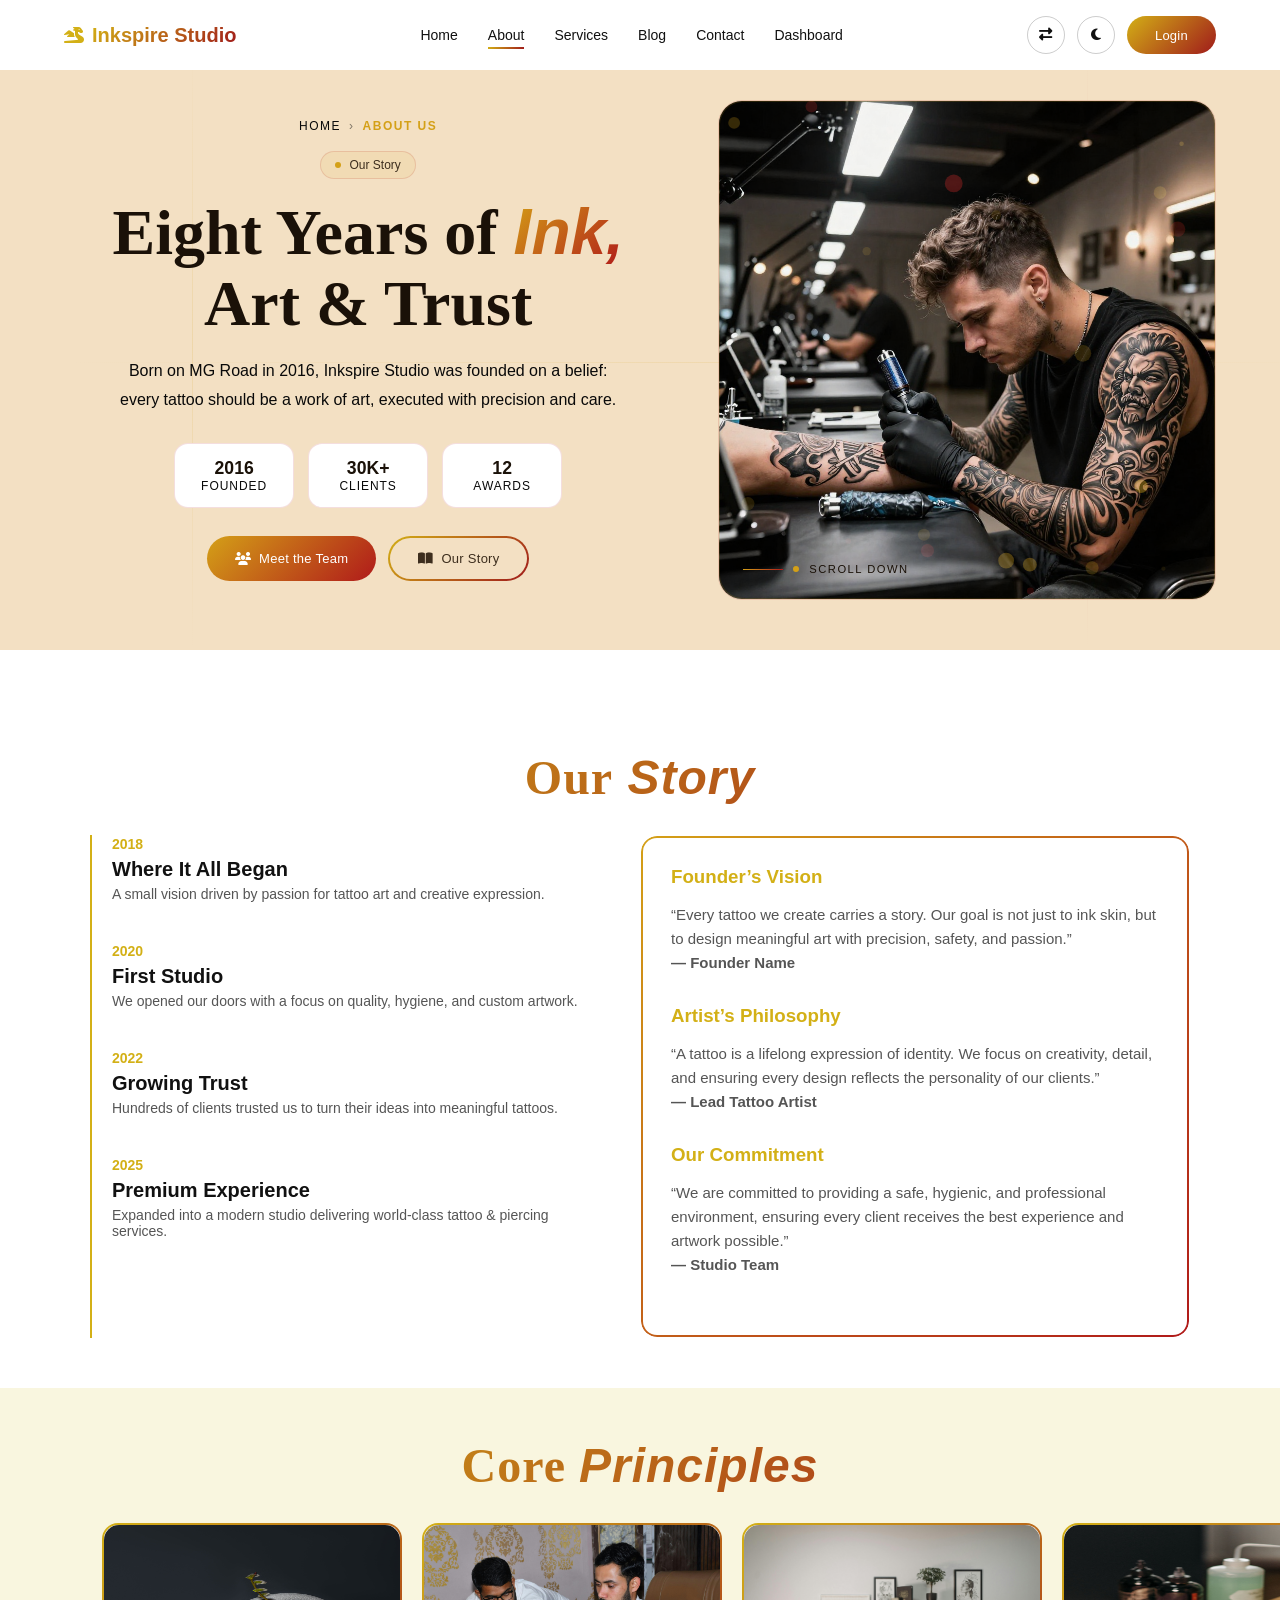
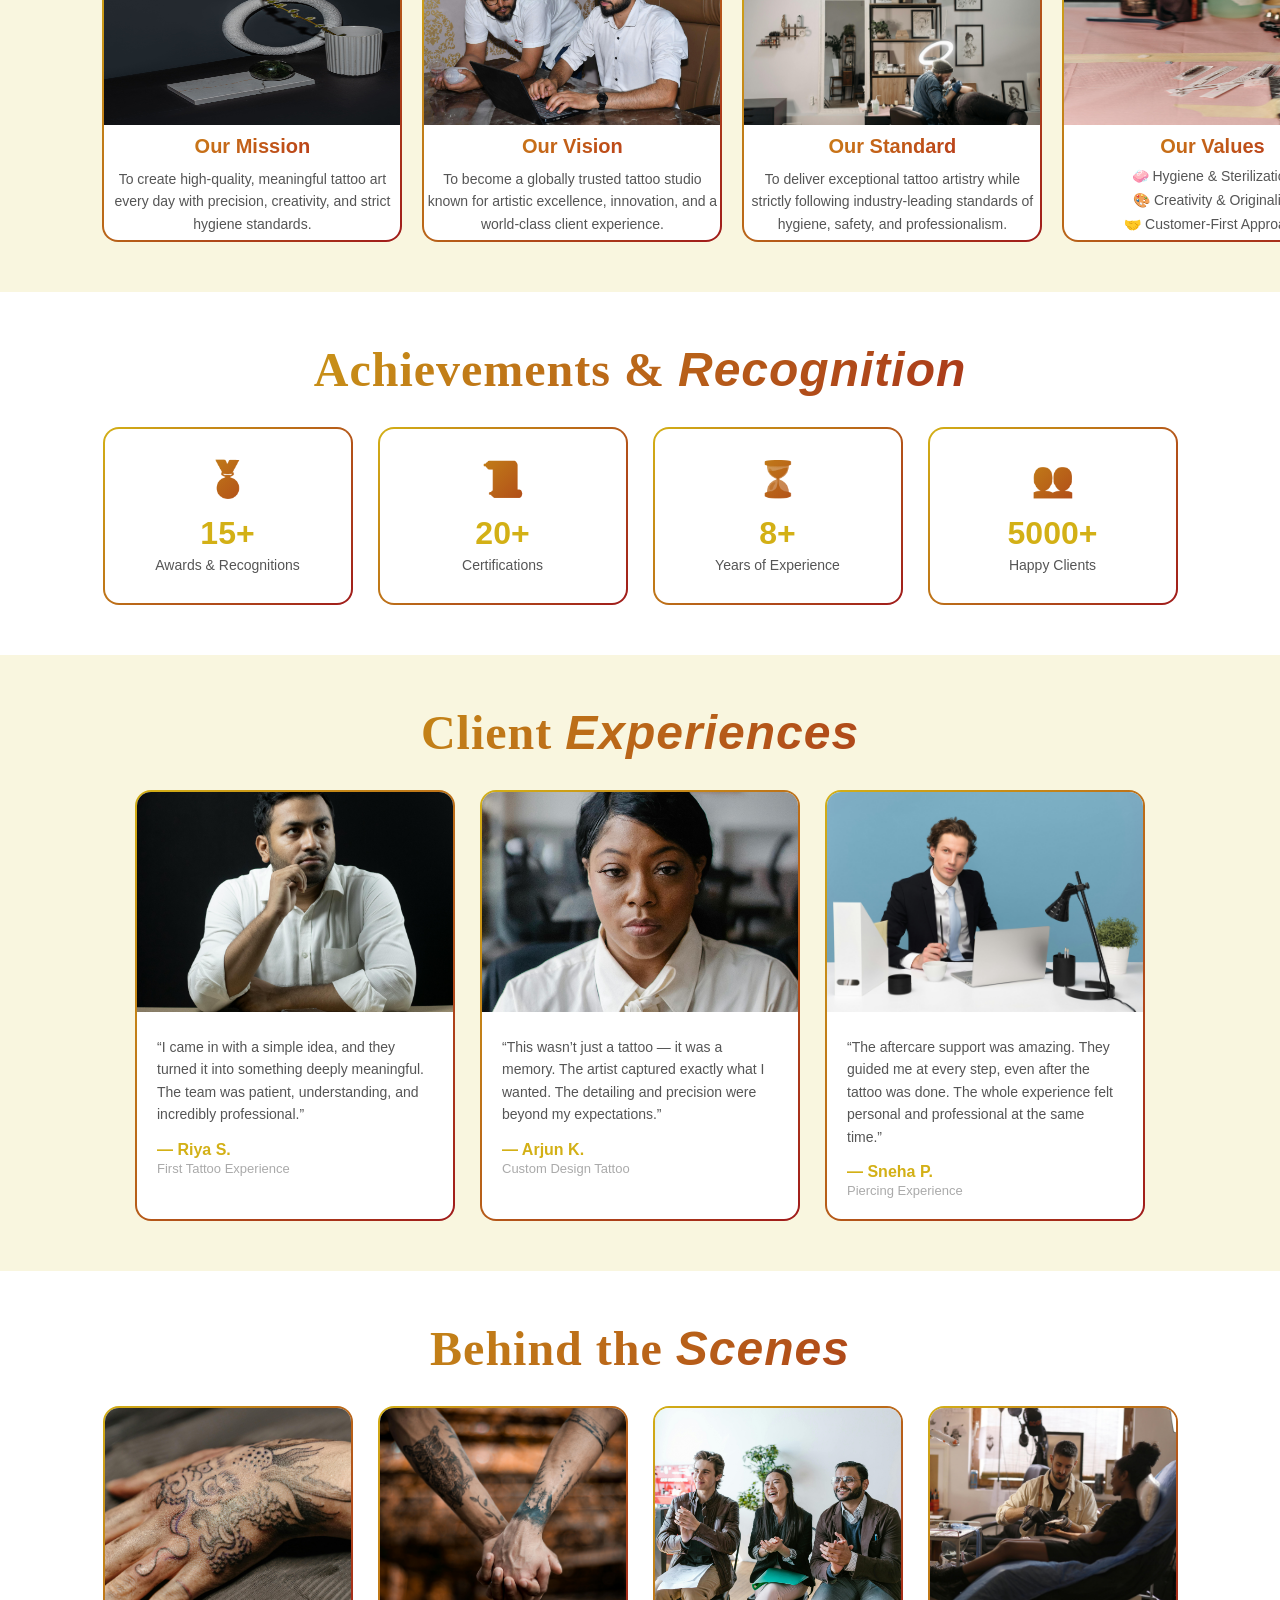
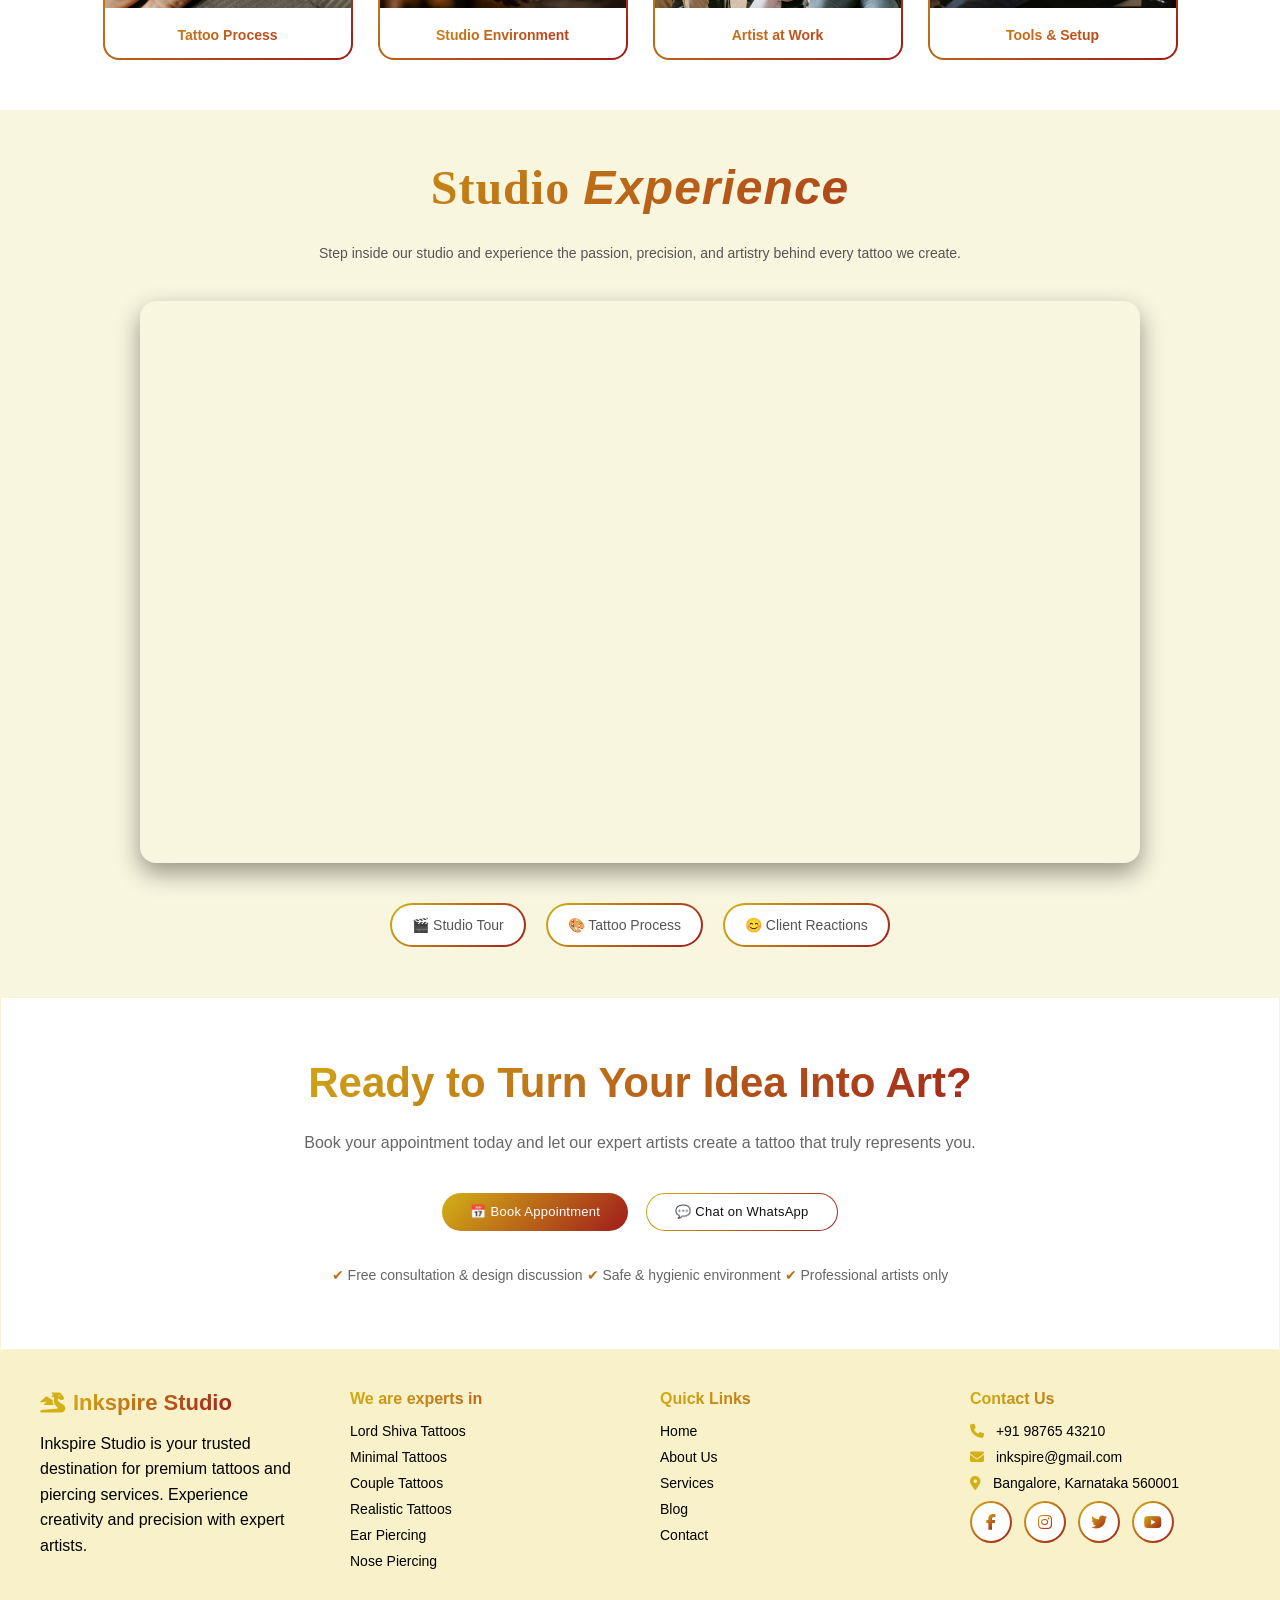
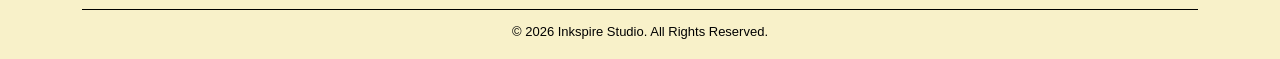
<file: aboutus.html>
<!DOCTYPE html>
<html lang="en">
<head>
    <meta charset="UTF-8">
    <meta name="viewport" content="width=device-width, initial-scale=1.0">
    <title>Inkspire Studio About Us</title>
    <link rel="icon" type="image/png" href="../Images/logo.png">
    <link rel="stylesheet" href="https://cdnjs.cloudflare.com/ajax/libs/font-awesome/6.5.1/css/all.min.css">
    <link rel="preload" href="../css/header.css" as="style">
    <link rel="stylesheet" href="aboutus.css">
</head>
<body>
   
 <div id="header"></div>

<section id="page-hero">

  <div class="hero-dec-line hl1"></div>
  <div class="hero-dec-line hl2"></div>
  <div class="hero-dec-line hl3"></div>

  <div class="hero-wrapper">

    <div class="hero-left">

      <div class="page-breadcrumb">
        <span class="bc-home">Home</span>
        <span class="bc-sep">›</span>
        <span class="bc-active">About Us</span>
      </div>

      <div class="pg-pill">
        <span class="pg-dot"></span>
        Our Story
      </div>

      <h1 class="page-title">
        Eight Years of <em>Ink,</em><br>
        Art &amp; Trust
      </h1>

      <p class="page-sub">
        Born on MG Road in 2016, Inkspire Studio was founded on a belief:
        every tattoo should be a work of art, executed with precision and care.
      </p>

      <div class="stat-row">

        <div class="stat-chip">
          <div class="sc-num">2016</div>
          <div class="sc-lbl">Founded</div>
        </div>

        <div class="stat-chip">
          <div class="sc-num">30K+</div>
          <div class="sc-lbl">Clients</div>
        </div>

        <div class="stat-chip">
          <div class="sc-num">12</div>
          <div class="sc-lbl">Awards</div>
        </div>

      </div>

      <div class="hero-cta-row">

        <button class="btn-primary">
          <i class="fas fa-users"></i> Meet the Team
        </button>

        <button class="btn-secondary">
          <i class="fas fa-book-open"></i> Our Story
        </button>

      </div>

    </div>
    <div class="hero-right">

      <img src="../Images/abtbg.png" alt="Inkspire Studio interior">

      <canvas id="bubbleCanvas"></canvas>

      <div class="scroll-cue">
        <span class="scroll-line"></span>
        <span class="scroll-dot"></span>
        Scroll Down
      </div>

    </div>

  </div>
</section>

<script>
(function(){
  const canvas = document.getElementById('bubbleCanvas');
  const ctx = canvas.getContext('2d');
  const wrap = canvas.parentElement;
  let particles = [];
  let dpr = window.devicePixelRatio || 1;

  function particleCount(){
    const w = window.innerWidth;
    if (w <= 360) return 9;
    if (w <= 768) return 14;
    if (w <= 1024) return 18;
    if (w <= 1280) return 22;
    return 28;
  }

  function resize(){
    dpr = window.devicePixelRatio || 1;
    canvas.width = wrap.offsetWidth * dpr;
    canvas.height = wrap.offsetHeight * dpr;
    canvas.style.width = wrap.offsetWidth + 'px';
    canvas.style.height = wrap.offsetHeight + 'px';
    ctx.setTransform(dpr,0,0,dpr,0,0);
    initParticles();
  }

  function initParticles(){
    const w = wrap.offsetWidth;
    const h = wrap.offsetHeight;
    const count = particleCount();
    particles = [];

    for(let i=0;i<count;i++){
      const isGold = Math.random() > 0.45;
      particles.push({
        x: Math.random()*w,
        y: Math.random()*h,
        r: Math.random()*7+2,
        speedY: Math.random()*0.45+0.15,
        wobble: Math.random()*Math.PI*2,
        wobbleSpeed: Math.random()*0.025+0.008,
        wobbleAmp: Math.random()*0.8+0.3,
        color: isGold ? '212,160,23' : '176,26,26',
        alpha: Math.random()*0.35+0.08
      });
    }
  }

  function animate(){
    const w = wrap.offsetWidth;
    const h = wrap.offsetHeight;
    ctx.clearRect(0,0,w,h);

    particles.forEach(p=>{
      p.y -= p.speedY;
      p.wobble += p.wobbleSpeed;
      p.x += Math.sin(p.wobble)*p.wobbleAmp;

      if(p.y < -p.r*2){
        p.y = h + p.r*2;
        p.x = Math.random()*w;
      }
      if(p.x < -p.r*2) p.x = w + p.r*2;
      if(p.x > w + p.r*2) p.x = -p.r*2;

      ctx.beginPath();
      ctx.arc(p.x,p.y,p.r,0,Math.PI*2);
      ctx.fillStyle = `rgba(${p.color},${p.alpha})`;
      ctx.fill();
    });

    requestAnimationFrame(animate);
  }

  let resizeTimer;
  window.addEventListener('resize', ()=>{
    clearTimeout(resizeTimer);
    resizeTimer = setTimeout(resize, 150);
  });

  resize();
  animate();
})();
</script>
<section class="story-section" id="story">

  <div class="story-container">

    
    <h2 class="section-title">Our<em> Story</em></h2>

    
    <div class="story-wrapper">

      
      <div class="story-timeline">

        <div class="timeline-item">
          <span class="year">2018</span>
          <h3>Where It All Began</h3>
          <p>A small vision driven by passion for tattoo art and creative expression.</p>
        </div>

        <div class="timeline-item">
          <span class="year">2020</span>
          <h3>First Studio</h3>
          <p>We opened our doors with a focus on quality, hygiene, and custom artwork.</p>
        </div>

        <div class="timeline-item">
          <span class="year">2022</span>
          <h3>Growing Trust</h3>
          <p>Hundreds of clients trusted us to turn their ideas into meaningful tattoos.</p>
        </div>

        <div class="timeline-item">
          <span class="year">2025</span>
          <h3>Premium Experience</h3>
          <p>Expanded into a modern studio delivering world-class tattoo & piercing services.</p>
        </div>

      </div>
      <div class="story-founder">

        <h3>Founder’s Vision</h3>

        <p>
          “Every tattoo we create carries a story. Our goal is not just to ink skin,
          but to design meaningful art with precision, safety, and passion.”
        </p>

        <p class="founder-name">— Founder Name</p>
        <h3>Artist’s Philosophy</h3>

  <p>
    “A tattoo is a lifelong expression of identity. We focus on creativity, detail,
    and ensuring every design reflects the personality of our clients.”
  </p>

  <p class="founder-name">— Lead Tattoo Artist</p>
  
  <h3>Our Commitment</h3>

  <p>
    “We are committed to providing a safe, hygienic, and professional environment,
    ensuring every client receives the best experience and artwork possible.”
  </p>

  <p class="founder-name">— Studio Team</p>

      </div>

    </div>

  </div>

</section>
<section class="mv-section">

  <div class="mv-container">

    
    <h2 class="section-title">Core <em>Principles</em></h2>

    
    <div class="mv-grid">

      
      <div class="mv-card">
        <div class="mv-icon">
  <img src="../Images/pri1.jpg" alt="Mission Icon">
</div>

        <h3>Our Mission</h3>
        <p>
          To create high-quality, meaningful tattoo art every day with precision,
          creativity, and strict hygiene standards.
        </p>
      </div>

      
      <div class="mv-card">
      <div class="mv-icon">
  <img src="../Images/pri2.jpg" alt="Mission Icon">
</div>
        <h3>Our Vision</h3>
        <p>
          To become a globally trusted tattoo studio known for artistic excellence,
          innovation, and a world-class client experience.
        </p>
      </div>

 <div class="mv-card">
      <div class="mv-icon">
  <img src="../Images/pri3.jpg" alt="Mission Icon">
</div>
        <h3>Our Standard</h3>
        <p>
          To deliver exceptional tattoo artistry while strictly following industry-leading 
          standards of hygiene, safety, and professionalism.
        </p>
      </div>
      
      <div class="mv-card">
     <div class="mv-icon">
  <img src="../Images/pri4.jpg" alt="Mission Icon">
</div>
        <h3>Our Values</h3>
        <ul>
          <li>🧼 Hygiene & Sterilization</li>
          <li>🎨 Creativity & Originality</li>
          <li>🤝 Customer-First Approach</li>
        </ul>
      </div>

    </div>

  </div>

</section>

<section class="achievements-section">

  <div class="achievements-container">

    
    <h2 class="section-title">Achievements & <em> Recognition</em></h2>

    
    <div class="achievements-grid">

      <div class="achievement-card">
        <div class="icon">🏅</div>
        <h3><span class="counter" data-target="15">0</span>+</h3>
        <p>Awards & Recognitions</p>
      </div>

      <div class="achievement-card">
        <div class="icon">📜</div>
        <h3><span class="counter" data-target="20">0</span>+</h3>
        <p>Certifications</p>
      </div>

      <div class="achievement-card">
        <div class="icon">⏳</div>
        <h3><span class="counter" data-target="8">0</span>+</h3>
        <p>Years of Experience</p>
      </div>

      <div class="achievement-card">
        <div class="icon">👥</div>
        <h3><span class="counter" data-target="5000">0</span>+</h3>
        <p>Happy Clients</p>
      </div>

    </div>

  </div>

</section>
<script>
  document.addEventListener("DOMContentLoaded", () => {

  const counters = document.querySelectorAll(".counter");

  counters.forEach(counter => {
    counter.innerText = "0";

    const updateCounter = () => {
      const target = +counter.getAttribute("data-target");
      const current = +counter.innerText;

      const increment = target / 100; 

      if (current < target) {
        counter.innerText = Math.ceil(current + increment);
        setTimeout(updateCounter, 20);
      } else {
        counter.innerText = target;
      }
    };


    const observer = new IntersectionObserver(entries => {
      entries.forEach(entry => {
        if (entry.isIntersecting) {
          updateCounter();
        }
      });
    }, { threshold: 0.5 });

    observer.observe(counter);
  });

});
</script>

<section class="experience-section">

  <div class="experience-container">

    
    <h2 class="section-title">Client <em>Experiences</em></h2>

    
    <div class="experience-grid">

      
      <div class="experience-card">

        <img src="../Images/user1.jpg" alt="Client Tattoo">

        <div class="experience-content">
          <p class="quote">
            “I came in with a simple idea, and they turned it into something deeply meaningful.
            The team was patient, understanding, and incredibly professional.”
          </p>

          <h4>— Riya S.</h4>
          <span>First Tattoo Experience</span>
        </div>

      </div>

      
      <div class="experience-card">

        <img src="../Images/user2.jpg" alt="Client Tattoo">

        <div class="experience-content">
          <p class="quote">
            “This wasn’t just a tattoo — it was a memory. The artist captured exactly what I wanted.
            The detailing and precision were beyond my expectations.”
          </p>

          <h4>— Arjun K.</h4>
          <span>Custom Design Tattoo</span>
        </div>

      </div>

      
      <div class="experience-card">

        <img src="../Images/user4.jpg" alt="Client Tattoo">

        <div class="experience-content">
          <p class="quote">
            “The aftercare support was amazing. They guided me at every step, even after the tattoo was done.
            The whole experience felt personal and professional at the same time.”
          </p>

          <h4>— Sneha P.</h4>
          <span>Piercing Experience</span>
        </div>

      </div>

    </div>

  </div>

</section>


<section class="bts-section">

  <div class="bts-container">

    
    <h2 class="section-title">Behind the <em>Scenes</em></h2>

    
    
    <div class="bts-grid">

      <div class="bts-item">
        <img src="../Images/minimal.jpg" alt="Tattoo Process">
        <h4>Tattoo Process</h4>
      </div>

      <div class="bts-item">
        <img src="../Images/studio.jpg" alt="Studio Environment">
        <h4>Studio Environment</h4>
      </div>

      <div class="bts-item">
        <img src="../Images/founders.jpg" alt="Artist Working">
        <h4>Artist at Work</h4>
      </div>

      <div class="bts-item">
        <img src="../Images/parlor.jpg" alt="Tools & Setup">
        <h4>Tools & Setup</h4>
      </div>

    </div>

  </div>

</section>



<section class="video-section">

  <div class="video-container">

    
    <h2 class="section-title">Studio <em>Experience</em></h2>

    
    <p class="video-subtitle">
      Step inside our studio and experience the passion, precision, and artistry behind every tattoo we create.
    </p>

    
    <div class="video-wrapper">

      
      <iframe 
        src="https://www.youtube.com/embed/PDjdPBh9_N8" 
        title="Studio Video"
        frameborder="0"
        allow="accelerometer; autoplay; clipboard-write; encrypted-media; gyroscope; picture-in-picture"
        allowfullscreen>
      </iframe>

    </div>

    
    <div class="video-highlights">

      <div class="highlight">
        🎬 Studio Tour
      </div>

      <div class="highlight">
        🎨 Tattoo Process
      </div>

      <div class="highlight">
        😊 Client Reactions
      </div>

    </div>

  </div>

</section>


<section class="cta-section">

  <div class="cta-container">

    
    <h2 class="cta-title">Ready to Turn Your Idea Into Art?</h2>

    
    <p class="cta-text">
      Book your appointment today and let our expert artists create a tattoo that truly represents you.
    </p>

    
    <div class="cta-buttons">

      <a href="login.html" class="btn primary">📅 Book Appointment</a>

      <a href="contact.html" class="btn secondary">💬 Chat on WhatsApp</a>

    </div>

    
    <p class="cta-note">
      <span>✔ </span>Free consultation & design discussion  
      <span>✔ </span> Safe & hygienic environment  
      <span>✔ </span> Professional artists only
    </p>

  </div>

</section>

<div id="footer"></div>
<script src="../js/components.js"></script>
</body>
</html>
</file>
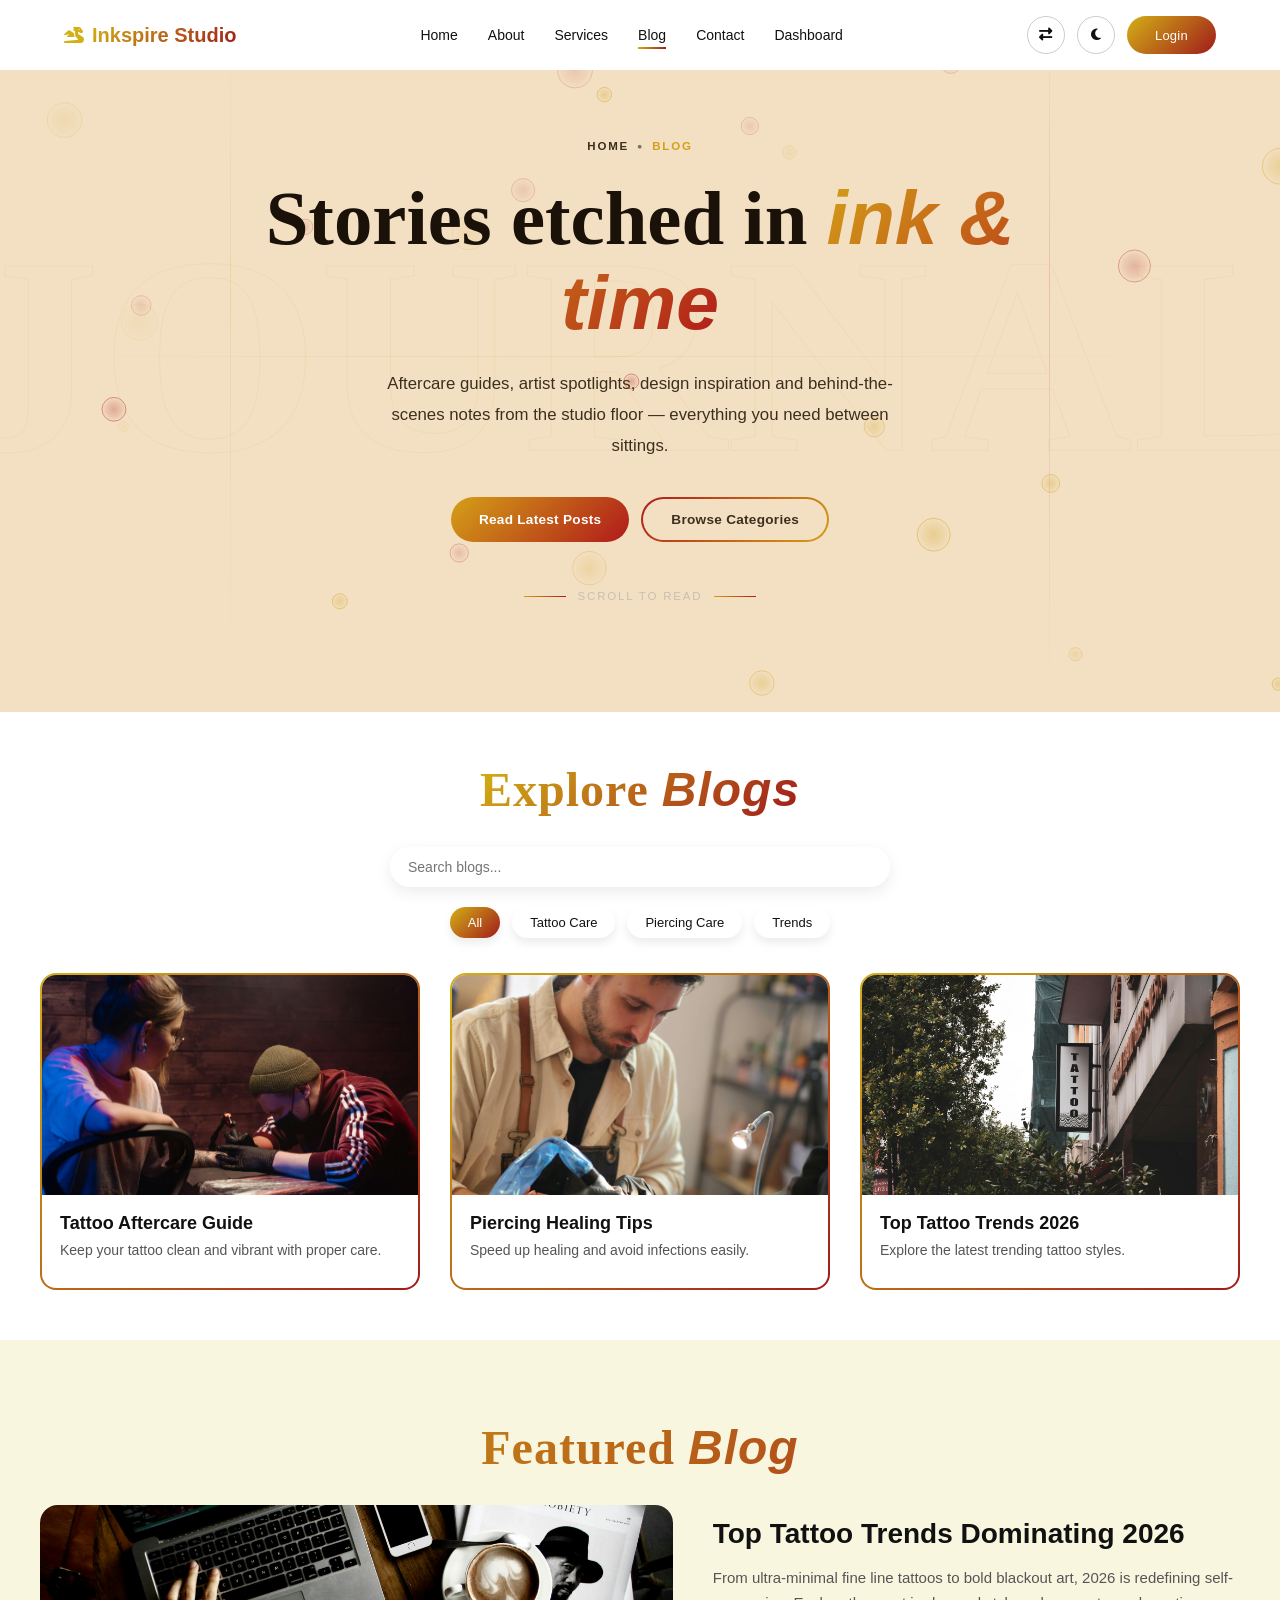
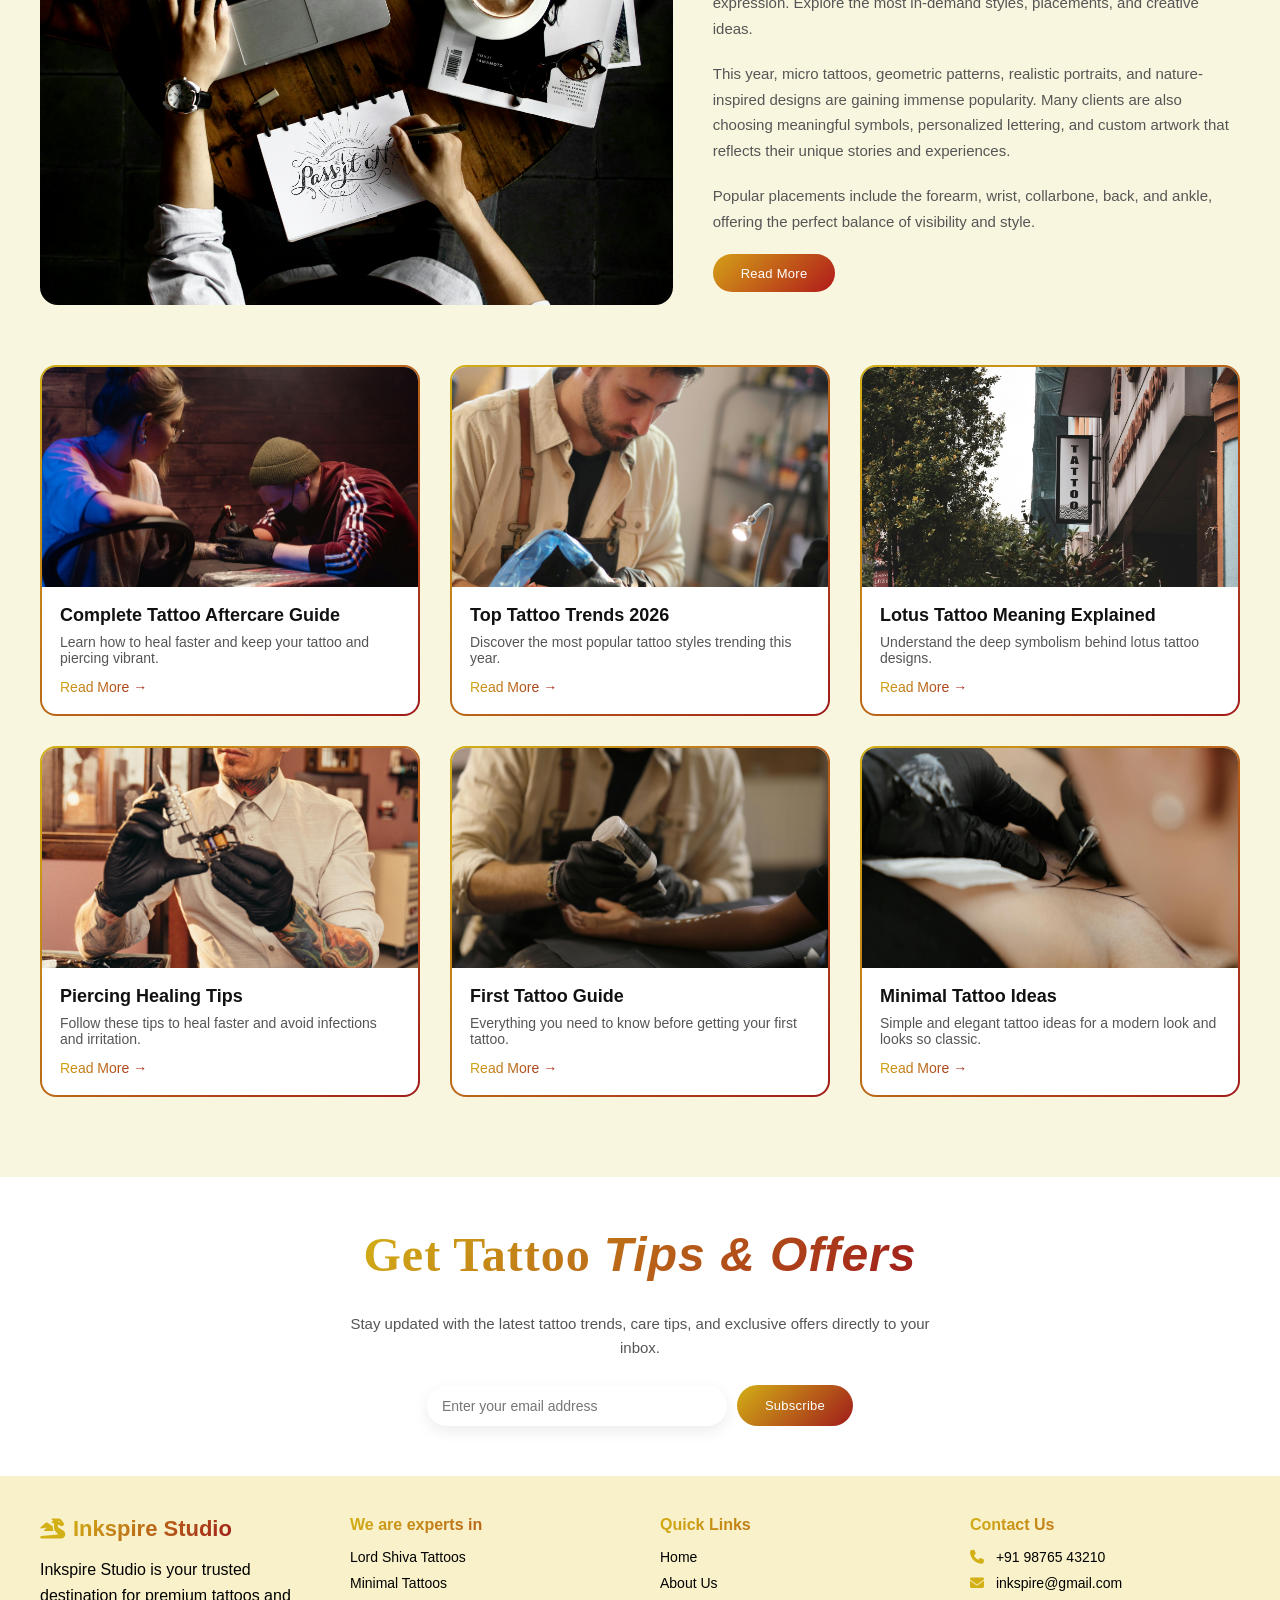
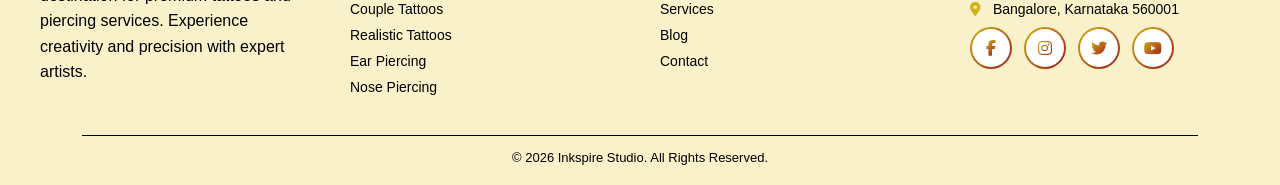
<file: blog.html>
<!DOCTYPE html>
<html lang="en">
<head>
    <meta charset="UTF-8">
    <meta name="viewport" content="width=device-width, initial-scale=1.0">
    <title>Inkspire Studio Blog</title>
    <link rel="icon" type="image/png" href="../Images/logo.png">
    <link rel="stylesheet" href="https://cdnjs.cloudflare.com/ajax/libs/font-awesome/6.5.1/css/all.min.css">
    <link rel="preload" href="../css/header.css" as="style">
    <link rel="stylesheet" href="blog.css">
</head>
<body>
   
<div id="header"></div>

<section id="page-hero">
  <div class="hero-bg-photo"></div>
  <div class="hero-bg-scrim"></div>
  <canvas class="hero-canvas"></canvas>

  <div class="hero-dec-line hl1"></div>
  <div class="hero-dec-line hl2"></div>
  <div class="hero-dec-line hl3"></div>
  <div class="hero-bg-num">JOURNAL</div>


  <div class="hero-inner">
    <div class="page-breadcrumb">
      <span class="bc-home">Home</span>
      <span class="bc-sep">●</span>
      <span class="bc-active">Blog</span>
    </div>

    <h1 class="page-title">Stories etched in <em>ink &amp; time</em></h1>

    <p class="page-sub">
      Aftercare guides, artist spotlights, design inspiration and behind-the-scenes notes
      from the studio floor — everything you need between sittings.
    </p>

    <div class="hero-cta-row">
      <a href="#" class="btn-primary">Read Latest Posts</a>
      <a href="#" class="btn-secondary">Browse Categories</a>
    </div>

    <div class="scroll-cue">
      <span class="scroll-line"></span>
      <span>Scroll to read</span>
      <span class="scroll-line right"></span>
    </div>
  </div>
</section>
<script>
  (function(){
  const canvas = document.querySelector('#page-hero .hero-canvas');
  const ctx = canvas.getContext('2d');
  let w, h, bubbles = [];

  function resize(){
    const rect = canvas.parentElement.getBoundingClientRect();
    w = canvas.width = rect.width * devicePixelRatio;
    h = canvas.height = rect.height * devicePixelRatio;
    canvas.style.width = rect.width + 'px';
    canvas.style.height = rect.height + 'px';
  }
  window.addEventListener('resize', resize);
  resize();

  function makeBubble(){
    return {
      x: Math.random() * w,
      y: h + Math.random() * 100,
      r: (Math.random() * 14 + 4) * devicePixelRatio,
      speed: (Math.random() * 0.6 + 0.15) * devicePixelRatio,
      drift: (Math.random() - 0.5) * 0.4 * devicePixelRatio,
      alpha: Math.random() * 0.25 + 0.06,
      hue: Math.random() > 0.5 ? '212,160,23' : '176,26,26',
      wobble: Math.random() * Math.PI * 2,
      wobbleSpeed: Math.random() * 0.02 + 0.005
    };
  }

  const BUBBLE_COUNT = 28;
  for(let i=0;i<BUBBLE_COUNT;i++){
    const b = makeBubble();
    b.y = Math.random() * h;
    bubbles.push(b);
  }

  function draw(){
    ctx.clearRect(0,0,w,h);
    for(const b of bubbles){
      b.y -= b.speed;
      b.wobble += b.wobbleSpeed;
      b.x += b.drift + Math.sin(b.wobble) * 0.4 * devicePixelRatio;

      if(b.y < -b.r * 2){
        Object.assign(b, makeBubble());
        b.y = h + b.r;
      }

      const grad = ctx.createRadialGradient(b.x, b.y, 0, b.x, b.y, b.r);
      grad.addColorStop(0, `rgba(${b.hue}, ${b.alpha})`);
      grad.addColorStop(0.7, `rgba(${b.hue}, ${b.alpha * 0.4})`);
      grad.addColorStop(1, `rgba(${b.hue}, 0)`);

      ctx.fillStyle = grad;
      ctx.beginPath();
      ctx.arc(b.x, b.y, b.r, 0, Math.PI * 2);
      ctx.fill();

      ctx.strokeStyle = `rgba(${b.hue}, ${b.alpha * 1.5})`;
      ctx.lineWidth = 1 * devicePixelRatio;
      ctx.beginPath();
      ctx.arc(b.x, b.y, b.r, 0, Math.PI * 2);
      ctx.stroke();
    }
    requestAnimationFrame(draw);
  }
  draw();
})();
function getBubbleCount(){
  const width = window.innerWidth;
  if (width <= 360) return 12;
  if (width <= 768) return 18;
  if (width <= 1024) return 22;
  return 28;
}

let BUBBLE_COUNT = getBubbleCount();

window.addEventListener('resize', () => {
  resize();
  const target = getBubbleCount();
  if (target > bubbles.length){
    while (bubbles.length < target) bubbles.push(makeBubble());
  } else {
    bubbles.length = target;
  }
});
</script>

<section class="blog-filter">

  <div class="services-container">

    <h2 class="section-title">Explore <em>Blogs</em></h2>

    
    <div class="search-box">
      <input type="text" id="searchInput" placeholder="Search blogs...">
    </div>

    
    <div class="filter-buttons">
      <button class="filter-btn active" data-category="all">All</button>
      <button class="filter-btn" data-category="tattoo">Tattoo Care</button>
      <button class="filter-btn" data-category="piercing">Piercing Care</button>
      <button class="filter-btn" data-category="trends">Trends</button>
      
    </div>

    
    <div class="blog-grid" id="blogGrid">

      
      <div class="blog-card" data-category="tattoo">
        <div class="blog-image">
          <img src="../Images/blog1.jpg" alt="">
        </div>
        <div class="blog-content">
          <h3>Tattoo Aftercare Guide</h3>
          <p>Keep your tattoo clean and vibrant with proper care.</p>
        </div>
      </div>

      <div class="blog-card" data-category="piercing">
        <div class="blog-image">
          <img src="../Images/blog2.jpg" alt="">
        </div>
        <div class="blog-content">
          <h3>Piercing Healing Tips</h3>
          <p>Speed up healing and avoid infections easily.</p>
        </div>
      </div>

      <div class="blog-card" data-category="trends">
        <div class="blog-image">
          <img src="../Images/blog3.jpg" alt="">
        </div>
        <div class="blog-content">
          <h3>Top Tattoo Trends 2026</h3>
          <p>Explore the latest trending tattoo styles.</p>
        </div>
      </div>



    </div>

  </div>

</section>
<script>
    const filterBtns = document.querySelectorAll(".filter-btn");
const cards = document.querySelectorAll(".blog-card");


filterBtns.forEach(btn => {
  btn.addEventListener("click", () => {

    document.querySelector(".filter-btn.active").classList.remove("active");
    btn.classList.add("active");

    const category = btn.dataset.category;

    cards.forEach(card => {
      if(category === "all" || card.dataset.category === category){
        card.style.display = "block";
      } else {
        card.style.display = "none";
      }
    });
  });
});


document.getElementById("searchInput").addEventListener("keyup", function(){
  const value = this.value.toLowerCase();

  cards.forEach(card => {
    const text = card.innerText.toLowerCase();

    if(text.includes(value)){
      card.style.display = "block";
    } else {
      card.style.display = "none";
    }
  });
});
</script>
<section class="featured-blog">
  

  <div class="container">

    <h2>Featured <em>Blog</em></h2>

    
    <div class="featured-wrapper">

      <div class="featured-image">
        <img src="../Images/blogdetailsbg.jpg" alt="Tattoo Trends 2026">
      </div>

      <div class="featured-content">
       

        <h3>Top Tattoo Trends Dominating 2026</h3>

        <p>
          From ultra-minimal fine line tattoos to bold blackout art, 2026 is redefining self-expression.
          Explore the most in-demand styles, placements, and creative ideas.
        </p>
        <p>
  This year, micro tattoos, geometric patterns, realistic portraits, and nature-inspired designs are gaining immense popularity.
  Many clients are also choosing meaningful symbols, personalized lettering, and custom artwork that reflects their unique stories and experiences.
</p>

<p>
  Popular placements include the forearm, wrist, collarbone, back, and ankle, offering the perfect balance of visibility and style.
</p>

        <a href="blogdetails.html" class="btn primarys">Read More</a>
      </div>

    </div>

    
    <div class="blog-grid">

      
      <div class="blog-card">
        <div class="blog-image">
          <img src="../Images/blog1.jpg">
          
        </div>
        <div class="blog-content">
          <h3>Complete Tattoo Aftercare Guide</h3>
          <p>Learn how to heal faster and keep your tattoo and piercing vibrant.</p>
          <a href="blogdetails.html" class="blog-link">  Read More →</a>
        </div>
      </div>
      <div class="blog-card">
    <div class="blog-image">
      <img src="../Images/blog2.jpg" alt="">
      
    </div>
    <div class="blog-content">
      <h3>Top Tattoo Trends 2026</h3>
      <p>Discover the most popular tattoo styles trending this year.</p>
      <a href="blogdetails.html" class="blog-link">  Read More →</a>
    </div>
  </div>

  
  <div class="blog-card">
    <div class="blog-image">
      <img src="../Images/blog3.jpg" alt="">
     
    </div>
    <div class="blog-content">
      <h3>Lotus Tattoo Meaning Explained</h3>
      <p>Understand the deep symbolism behind lotus tattoo designs.</p>
      <a href="blogdetails.html" class="blog-link">  Read More →</a>
    </div>
  </div>

  
  <div class="blog-card">
    <div class="blog-image">
      <img src="../Images/blog4.jpg" alt="">
    
    </div>
    <div class="blog-content">
      <h3>Piercing Healing Tips</h3>
      <p>Follow these tips to heal faster and avoid infections and irritation.</p>
      <a href="blogdetails.html" class="blog-link">  Read More →</a>
    </div>
  </div>

  
  <div class="blog-card">
    <div class="blog-image">
      <img src="../Images/blog5.jpg" alt="">
    </div>
    <div class="blog-content">
      <h3>First Tattoo Guide</h3>
      <p>Everything you need to know before getting your first tattoo.</p>
      <a href="blogdetails.html" class="blog-link">  Read More →</a>
    </div>
  </div>

  
  <div class="blog-card">
    <div class="blog-image">
      <img src="../Images/blog6.jpg" alt="">
    </div>
    <div class="blog-content">
      <h3>Minimal Tattoo Ideas</h3>
      <p>Simple and elegant tattoo ideas for a modern look and looks so classic.</p>
      <a href="blogdetails.html" class="blog-link">  Read More →</a>
    </div>
  </div>

    </div>

  </div>

</section>

<script>
   document.addEventListener("DOMContentLoaded", () => {


  const featured = document.querySelector(".featured-wrapper");
  featured.style.opacity = "0";
  featured.style.transform = "translateY(40px)";

  setTimeout(() => {
    featured.style.transition = "all 0.8s ease";
    featured.style.opacity = "1";
    featured.style.transform = "translateY(0)";
  }, 200);

  
  const cards = document.querySelectorAll(".blog-card");

  cards.forEach((card, i) => {
    card.style.opacity = "0";
    card.style.transform = "translateY(40px)";

    setTimeout(() => {
      card.style.transition = "all 0.6s ease";
      card.style.opacity = "1";
      card.style.transform = "translateY(0)";
    }, i * 150);
  });

});
</script>
<section class="newsletter">

  <div class="services-container">

    <h2 class="section-title">Get Tattoo <em>Tips & Offers</em></h2>

    <p class="newsletter-text">
      Stay updated with the latest tattoo trends, care tips, and exclusive offers directly to your inbox.
    </p>

    
    <form class="newsletter-form" id="newsletterForm">
      <input type="email" placeholder="Enter your email address" required>
      <button type="submit" class="submit-btn">Subscribe</button>
    </form>

  </div>

</section>
<script>
    document.getElementById("newsletterForm").addEventListener("submit", function(e){
  e.preventDefault();

  const input = this.querySelector("input");

  if(input.value.trim() === ""){
    alert("Please enter a valid email.");
    return;
  }

  alert("🎉 Subscribed successfully!");
  input.value = "";
});
</script>
<div id="footer"></div>
<script src="../js/components.js"></script>
</body>
</html>
</file>
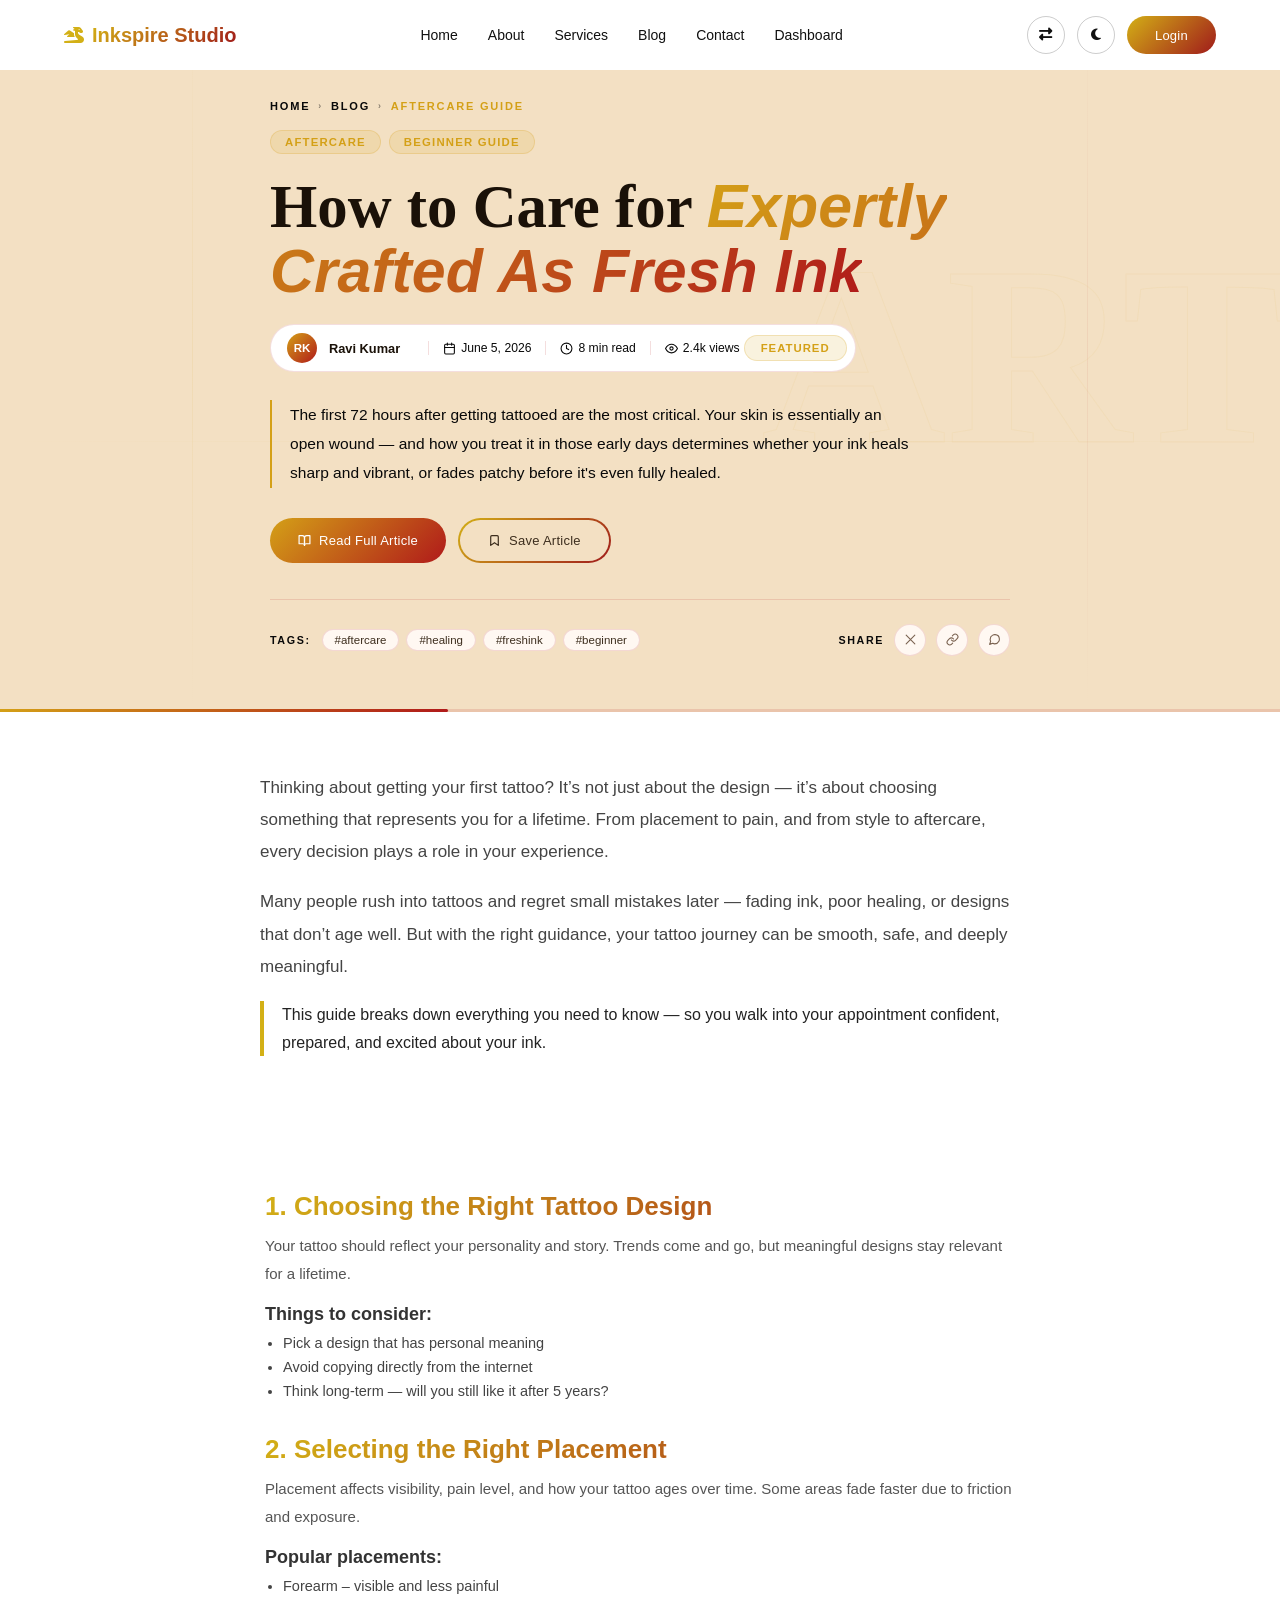
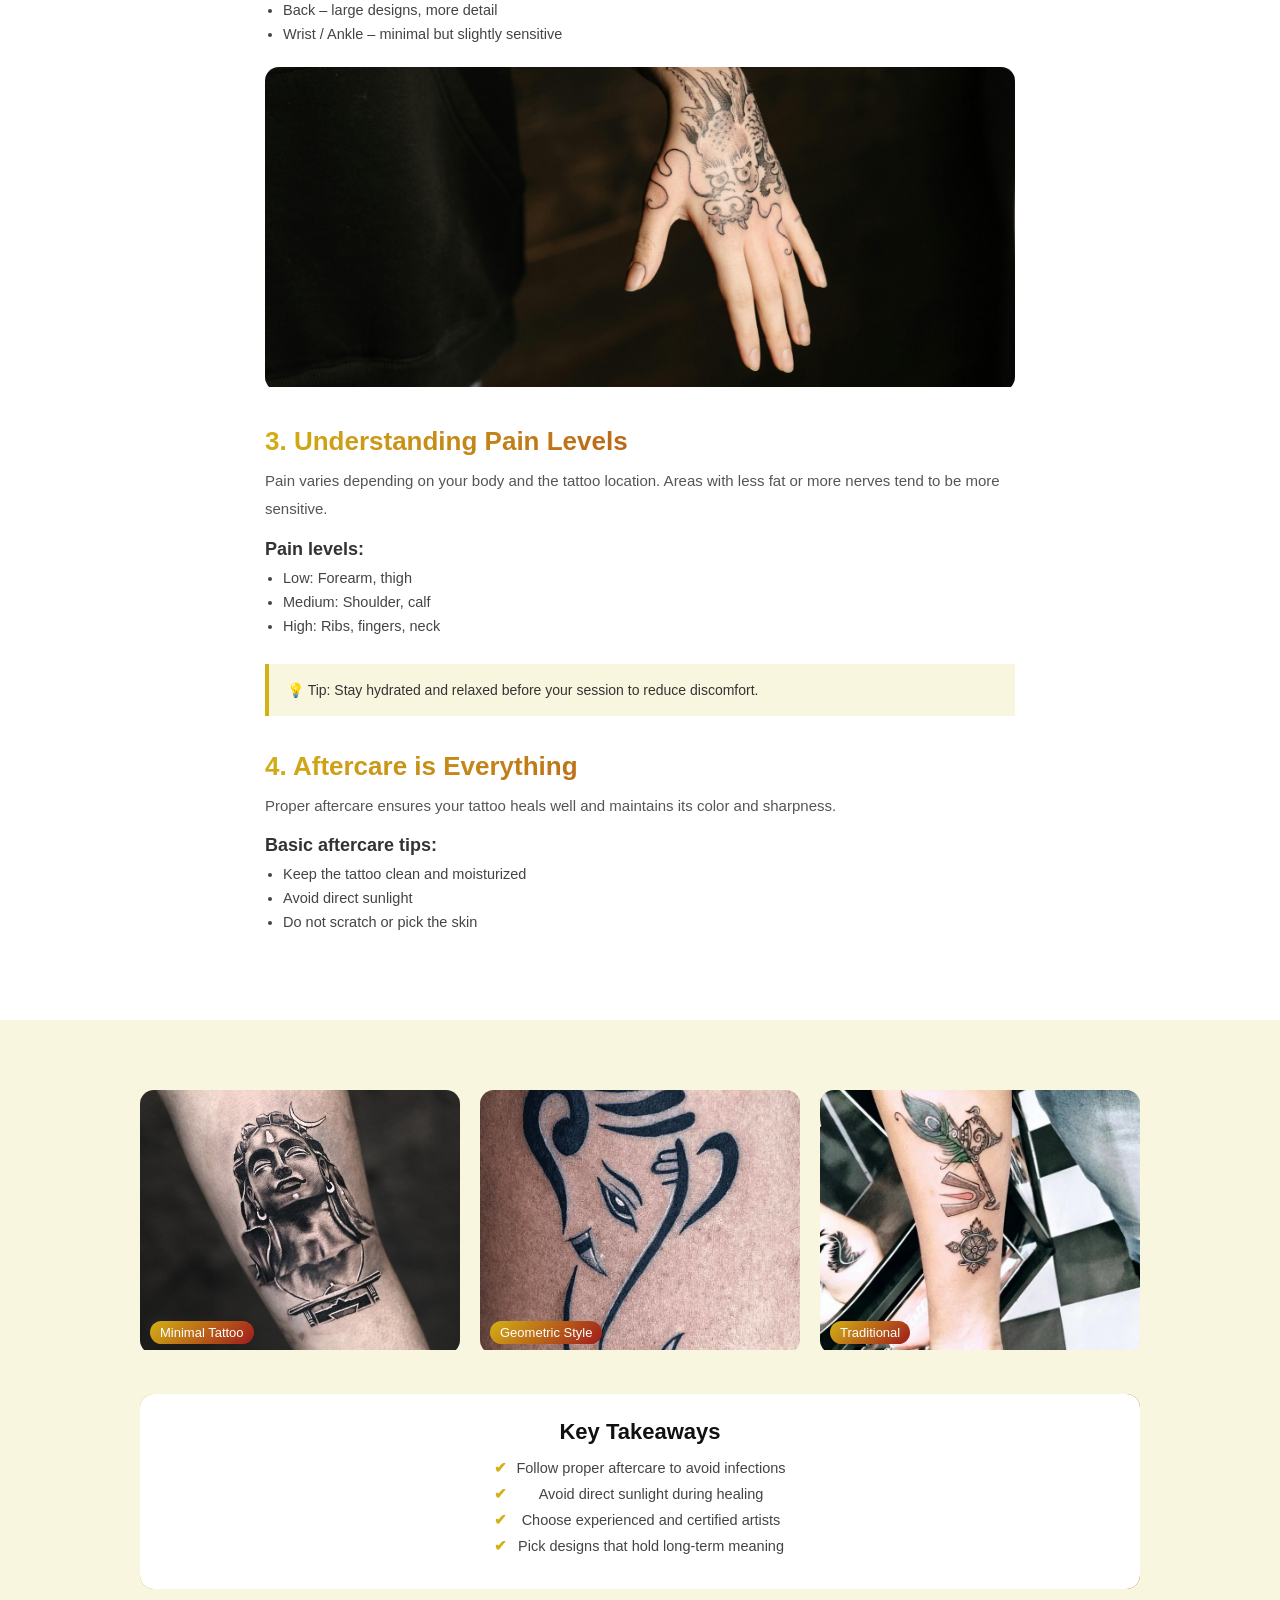
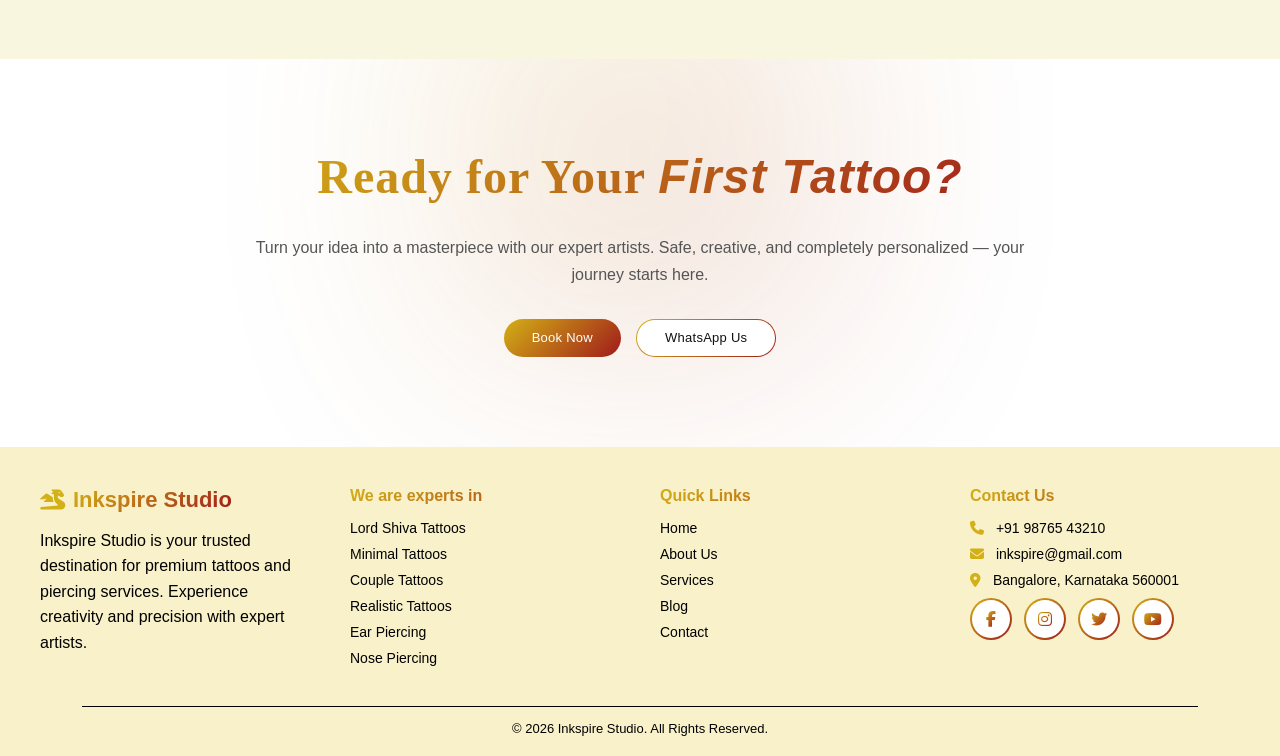
<file: blogdetails.html>
<!DOCTYPE html>
<html lang="en">
<head>
    <meta charset="UTF-8">
    <meta name="viewport" content="width=device-width, initial-scale=1.0">
    <title>Inkspire Studio Blog Details</title>
    <link rel="icon" type="image/png" href="../Images/logo.png">
    <link rel="stylesheet" href="https://cdnjs.cloudflare.com/ajax/libs/font-awesome/6.5.1/css/all.min.css">
    <link rel="stylesheet" href="https://cdnjs.cloudflare.com/ajax/libs/font-awesome/6.5.1/css/all.min.css">
     <link rel="preload" href="../css/header.css" as="style">
    <link rel="stylesheet" href="blogdetails.css">
</head>
<body>
   
 <div id="header"></div>
 <div class="bd-wrap">
  <div class="bd-deco bd-dl1"></div>
  <div class="bd-deco bd-dl2"></div>
  <div class="bd-deco bd-dl3"></div>
  <div class="bd-bgnm">ART</div>

  <div class="bd-strip">
    <span>Blog Details</span>
    <span class="bd-strip-num">04 / 04</span>
  </div>

  <div class="bd-inner">
    <div class="bd-bread">
      <span>Home</span><span class="sep">›</span>
      <span>Blog</span><span class="sep">›</span>
      <span class="act">Aftercare Guide</span>
    </div>

    <div class="bd-cats">
      <span class="bd-cat af">Aftercare</span>
      <span class="bd-cat af">Beginner Guide</span>
    </div>

    <h1 class="bd-title">How to Care for <em>Expertly Crafted As Fresh Ink</em> </h1>

    <div class="bd-meta-row">
      <div class="bm-avatar">RK</div>
      <span class="bm-name">Ravi Kumar</span>
      <div class="bm-sep"></div>
      <div class="bm-item">
        <svg width="13" height="13" viewBox="0 0 24 24" fill="none" stroke="currentColor" stroke-width="2" stroke-linecap="round" stroke-linejoin="round" aria-hidden="true"><rect x="3" y="4" width="18" height="18" rx="2"/><line x1="16" y1="2" x2="16" y2="6"/><line x1="8" y1="2" x2="8" y2="6"/><line x1="3" y1="10" x2="21" y2="10"/></svg>
        June 5, 2026
      </div>
      <div class="bm-sep"></div>
      <div class="bm-item">
        <svg width="13" height="13" viewBox="0 0 24 24" fill="none" stroke="currentColor" stroke-width="2" stroke-linecap="round" stroke-linejoin="round" aria-hidden="true"><circle cx="12" cy="12" r="10"/><polyline points="12 6 12 12 16 14"/></svg>
        8 min read
      </div>
      <div class="bm-sep"></div>
      <div class="bm-item">
        <svg width="13" height="13" viewBox="0 0 24 24" fill="none" stroke="currentColor" stroke-width="2" stroke-linecap="round" stroke-linejoin="round" aria-hidden="true"><path d="M1 12s4-8 11-8 11 8 11 8-4 8-11 8-11-8-11-8z"/><circle cx="12" cy="12" r="3"/></svg>
        2.4k views
      </div>
      <div class="bm-read">Featured</div>
    </div>

    <p class="bd-excerpt">
      The first 72 hours after getting tattooed are the most critical. Your skin is essentially an open wound — and how you treat it in those early days determines whether your ink heals sharp and vibrant, or fades patchy before it's even fully healed.
    </p>

    <div class="bd-btns">
      <button class="btn-g">
        <svg width="13" height="13" viewBox="0 0 24 24" fill="none" stroke="currentColor" stroke-width="2.2" stroke-linecap="round" stroke-linejoin="round" aria-hidden="true"><path d="M2 3h6a4 4 0 0 1 4 4v14a3 3 0 0 0-3-3H2z"/><path d="M22 3h-6a4 4 0 0 0-4 4v14a3 3 0 0 1 3-3h7z"/></svg>
        Read Full Article
      </button>
      <button class="btn-o">
        <svg width="13" height="13" viewBox="0 0 24 24" fill="none" stroke="currentColor" stroke-width="2.2" stroke-linecap="round" stroke-linejoin="round" aria-hidden="true"><path d="M19 21l-7-5-7 5V5a2 2 0 0 1 2-2h10a2 2 0 0 1 2 2z"/></svg>
        Save Article
      </button>
    </div>

    <div class="bd-bottom">
      <div class="bd-tags">
        <span class="bd-tag-lbl">Tags:</span>
        <span class="bd-tag">#aftercare</span>
        <span class="bd-tag">#healing</span>
        <span class="bd-tag">#freshink</span>
        <span class="bd-tag">#beginner</span>
      </div>
      <div class="bd-share">
        <span class="bd-sh-lbl">Share</span>
        <div class="sh-btn" title="Share on X">
          <svg width="13" height="13" viewBox="0 0 24 24" fill="none" stroke="#7a6250" stroke-width="2" stroke-linecap="round" stroke-linejoin="round" aria-hidden="true"><path d="M4 4l16 16M4 20L20 4"/></svg>
        </div>
        <div class="sh-btn" title="Copy link">
          <svg width="13" height="13" viewBox="0 0 24 24" fill="none" stroke="#7a6250" stroke-width="2" stroke-linecap="round" stroke-linejoin="round" aria-hidden="true"><path d="M10 13a5 5 0 0 0 7.54.54l3-3a5 5 0 0 0-7.07-7.07l-1.72 1.71"/><path d="M14 11a5 5 0 0 0-7.54-.54l-3 3a5 5 0 0 0 7.07 7.07l1.71-1.71"/></svg>
        </div>
        <div class="sh-btn" title="Share on WhatsApp">
          <svg width="13" height="13" viewBox="0 0 24 24" fill="none" stroke="#7a6250" stroke-width="2" stroke-linecap="round" stroke-linejoin="round" aria-hidden="true"><path d="M21 11.5a8.38 8.38 0 0 1-.9 3.8 8.5 8.5 0 0 1-7.6 4.7 8.38 8.38 0 0 1-3.8-.9L3 21l1.9-5.7a8.38 8.38 0 0 1-.9-3.8 8.5 8.5 0 0 1 4.7-7.6 8.38 8.38 0 0 1 3.8-.9h.5a8.48 8.48 0 0 1 8 8v.5z"/></svg>
        </div>
      </div>
    </div>
  </div>

  <div class="bd-progress">
    <div class="bd-progress-bar"></div>
  </div>
</div>
<section class="blog-intro">

  <div class="blog-intro-container">

    
    <p class="intro-text">
      Thinking about getting your first tattoo? It’s not just about the design — it’s about choosing something that represents you for a lifetime. From placement to pain, and from style to aftercare, every decision plays a role in your experience.
    </p>

    
    <p class="intro-text">
      Many people rush into tattoos and regret small mistakes later — fading ink, poor healing, or designs that don’t age well. But with the right guidance, your tattoo journey can be smooth, safe, and deeply meaningful.
    </p>

    
    <p class="intro-highlight">
      This guide breaks down everything you need to know — so you walk into your appointment confident, prepared, and excited about your ink.
    </p>

  </div>

</section>
<script>
    document.addEventListener("DOMContentLoaded", () => {

  const intro = document.querySelector(".blog-intro-container");

  intro.style.opacity = "0";
  intro.style.transform = "translateY(30px)";

  setTimeout(() => {
    intro.style.transition = "all 0.7s ease";
    intro.style.opacity = "1";
    intro.style.transform = "translateY(0)";
  }, 200);

});
</script>
<section class="blog-main">

  <div class="blog-container">

    
    <h2>1. Choosing the Right Tattoo Design</h2>

    <p>
      Your tattoo should reflect your personality and story. Trends come and go, but meaningful designs stay relevant for a lifetime.
    </p>

    <h3>Things to consider:</h3>
    <ul>
      <li>Pick a design that has personal meaning</li>
      <li>Avoid copying directly from the internet</li>
      <li>Think long-term — will you still like it after 5 years?</li>
    </ul>

    
    <h2>2. Selecting the Right Placement</h2>

    <p>
      Placement affects visibility, pain level, and how your tattoo ages over time. Some areas fade faster due to friction and exposure.
    </p>

    <h3>Popular placements:</h3>
    <ul>
      <li>Forearm – visible and less painful</li>
      <li>Back – large designs, more detail</li>
      <li>Wrist / Ankle – minimal but slightly sensitive</li>
    </ul>

    
    <div class="content-image">
      <img src="../Images/blogd3.jpg" alt="">
    </div>

    
    <h2>3. Understanding Pain Levels</h2>

    <p>
      Pain varies depending on your body and the tattoo location. Areas with less fat or more nerves tend to be more sensitive.
    </p>

    <h3>Pain levels:</h3>
    <ul>
      <li>Low: Forearm, thigh</li>
      <li>Medium: Shoulder, calf</li>
      <li>High: Ribs, fingers, neck</li>
    </ul>

    
    <div class="tip-box">
      💡 Tip: Stay hydrated and relaxed before your session to reduce discomfort.
    </div>

    
    <h2>4. Aftercare is Everything</h2>

    <p>
      Proper aftercare ensures your tattoo heals well and maintains its color and sharpness.
    </p>

    <h3>Basic aftercare tips:</h3>
    <ul>
      <li>Keep the tattoo clean and moisturized</li>
      <li>Avoid direct sunlight</li>
      <li>Do not scratch or pick the skin</li>
    </ul>

  </div>

</section>
<script>
    document.addEventListener("DOMContentLoaded", () => {

  const elements = document.querySelectorAll(".blog-container > *");

  elements.forEach((el, i) => {
    el.style.opacity = "0";
    el.style.transform = "translateY(20px)";

    setTimeout(() => {
      el.style.transition = "all 0.5s ease";
      el.style.opacity = "1";
      el.style.transform = "translateY(0)";
    }, i * 100);
  });

});
</script>
<section class="blog-visual">

  <div class="blog-visual-container">

    
    <div class="visual-grid">

      <div class="visual-item">
        <img src="../Images/tattoo1.jpg" alt="">
        <span>Minimal Tattoo</span>
      </div>

      <div class="visual-item">
        <img src="../Images/tattoo2.jpg" alt="">
        <span>Geometric Style</span>
      </div>

      <div class="visual-item">
        <img src="../Images/tattoo3.jpg" alt="">
        <span>Traditional</span>
      </div>

    </div>

    
    <div class="takeaways-box">

      <h3>Key Takeaways</h3>

      <ul>
        <li>Follow proper aftercare to avoid infections</li>
        <li>Avoid direct sunlight during healing</li>
        <li>Choose experienced and certified artists</li>
        <li>Pick designs that hold long-term meaning</li>
      </ul>

    </div>

  </div>

</section>
<script>
    document.addEventListener("DOMContentLoaded", () => {

  const items = document.querySelectorAll(".visual-item, .takeaways-box");

  items.forEach((el, i) => {
    el.style.opacity = "0";
    el.style.transform = "translateY(30px)";

    setTimeout(() => {
      el.style.transition = "all 0.6s ease";
      el.style.opacity = "1";
      el.style.transform = "translateY(0)";
    }, i * 150);
  });

});
</script>
<section class="final-cta">

  <div class="final-cta-container">

    
    <h2 class="cta-title">Ready for Your <em>First Tattoo?</em></h2>

    <p class="cta-text">
      Turn your idea into a masterpiece with our expert artists. Safe, creative, and completely personalized — your journey starts here.
    </p>

    
    <div class="cta-buttons">
      <a href="#" class="btn primary">Book Now</a>
      <a href="https://wa.me/919000000000" target="_blank" class="btn secondary">
        WhatsApp Us
      </a>
    </div>

  </div>

</section>
<script>
    document.addEventListener("DOMContentLoaded", () => {

  const cta = document.querySelector(".final-cta-container");

  cta.style.opacity = "0";
  cta.style.transform = "scale(0.95)";

  setTimeout(() => {
    cta.style.transition = "all 0.6s ease";
    cta.style.opacity = "1";
    cta.style.transform = "scale(1)";
  }, 200);

});
</script>
<div id="footer"></div>
<script src="../js/components.js"></script>
    
    
</body>    
</html>
</file>
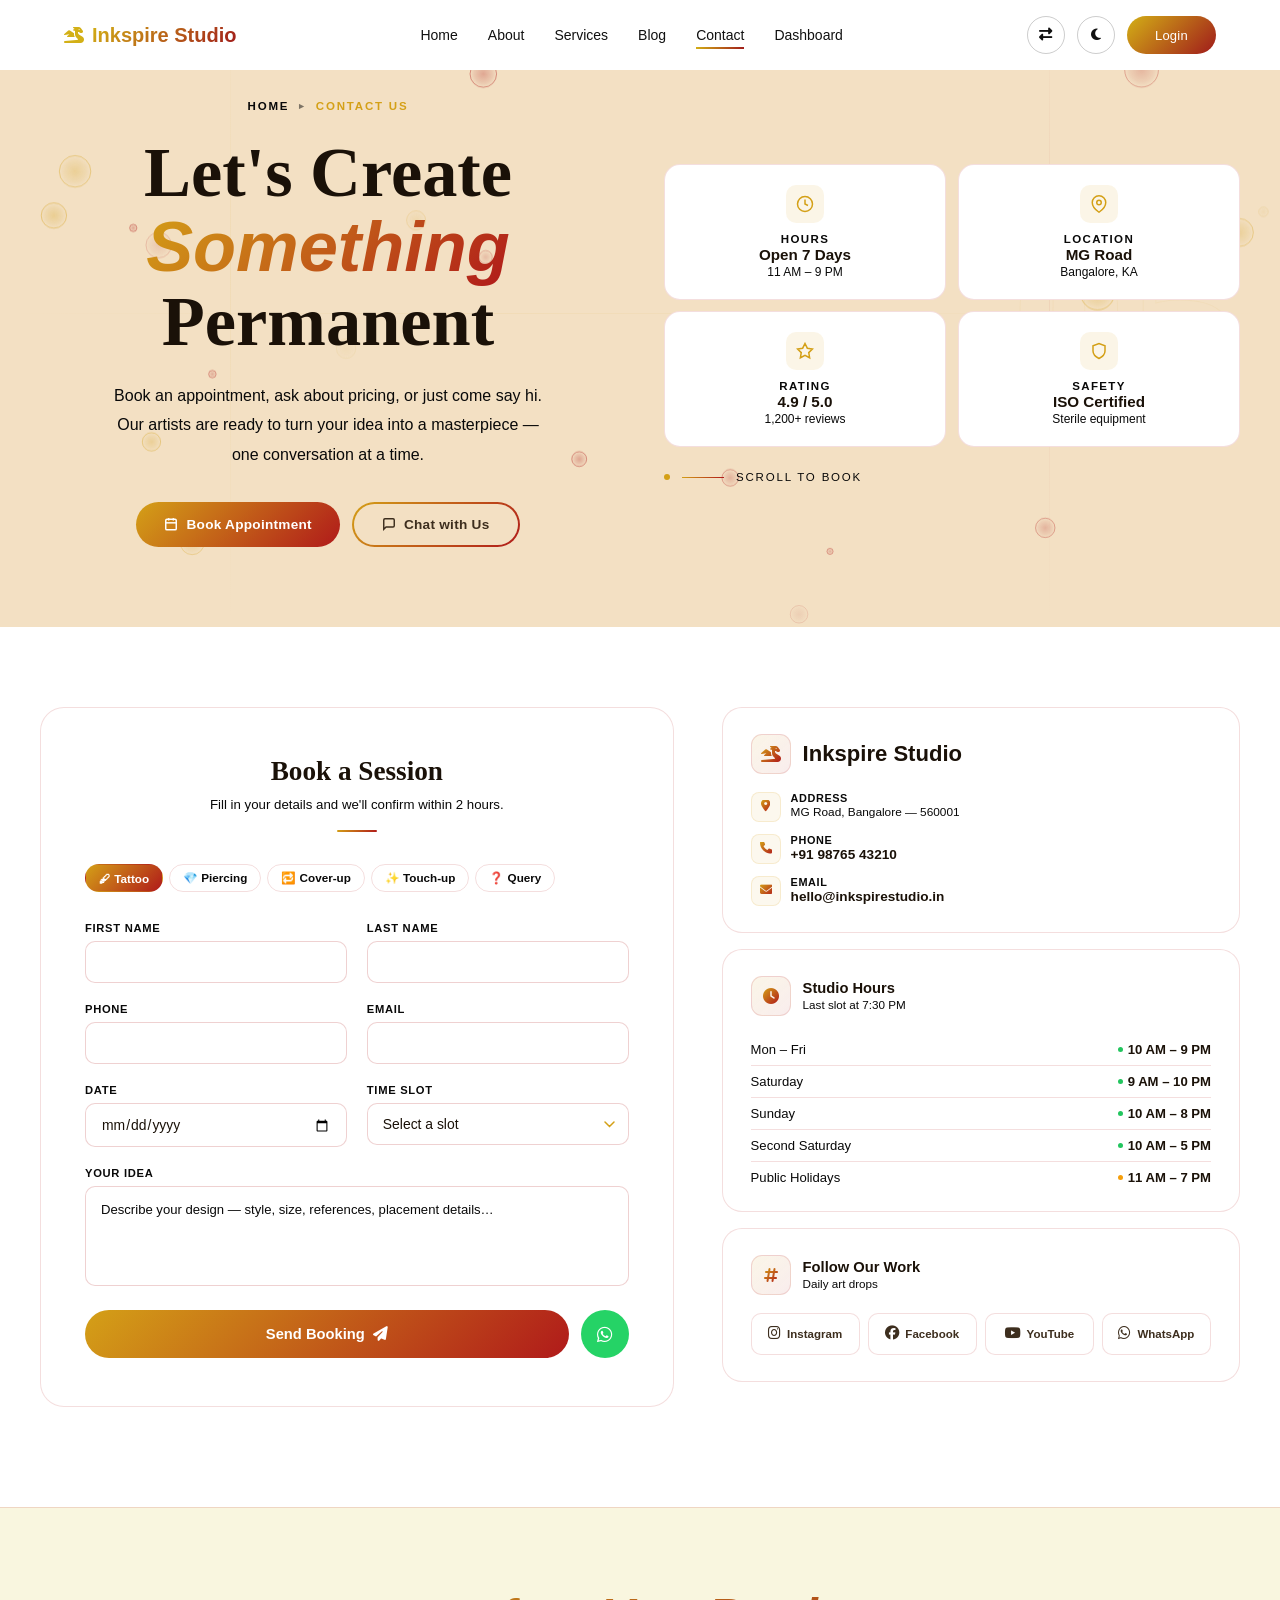
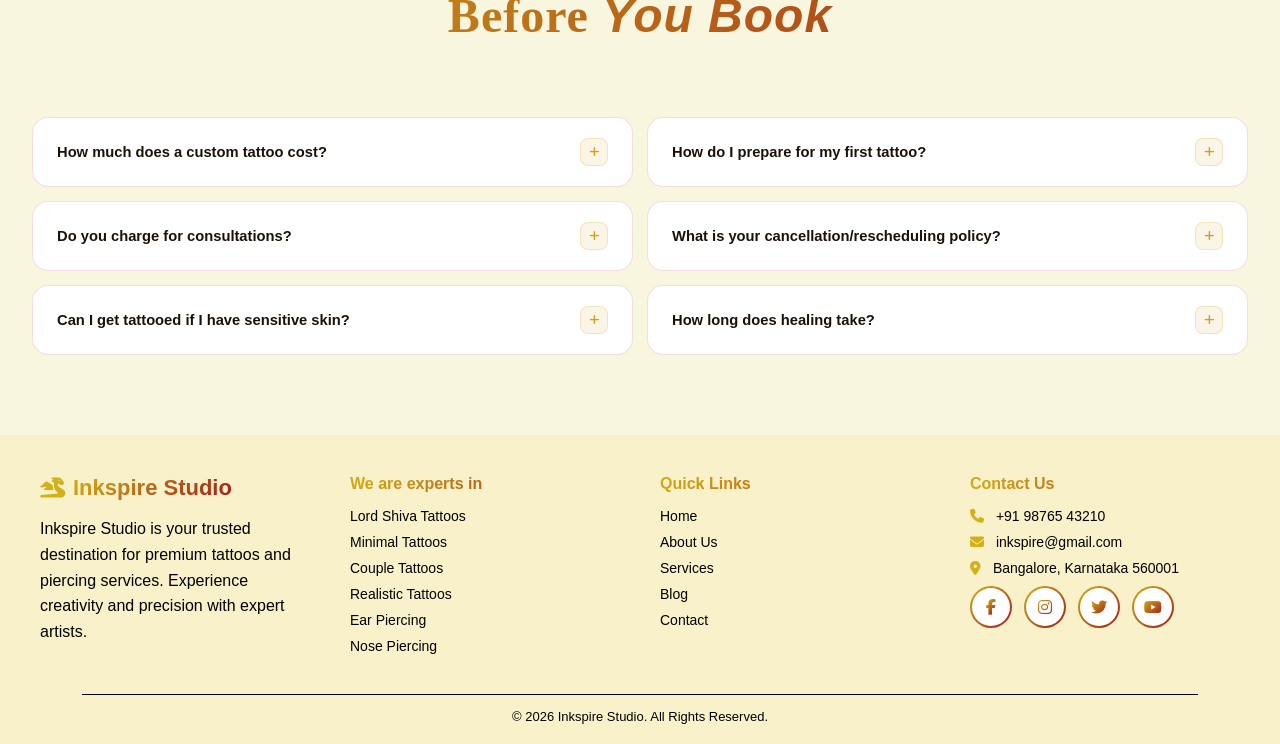
<file: contact.html>
<!DOCTYPE html>
<html lang="en">
<head>
    <meta charset="UTF-8">
    <meta name="viewport" content="width=device-width, initial-scale=1.0">
    <title>Inkspire Studio Contact</title>
    <link rel="icon" type="image/png" href="../Images/logo.png">
    <link rel="stylesheet" href="https://cdnjs.cloudflare.com/ajax/libs/font-awesome/6.5.1/css/all.min.css">
     <link rel="preload" href="../css/header.css" as="style">
     <link rel="stylesheet" href="contact.css">

   
</head>
<body>
 <div id="header"></div>

<div id="page-hero">
 

  <canvas class="hero-canvas" id="heroCanvas"></canvas>
  <div class="hero-dec-line hl1"></div>
  <div class="hero-dec-line hl2"></div>
  <div class="hero-dec-line hl3"></div>
  <div class="hero-bg-num">05</div>

  <div class="hero-inner">
    <div class="hero-left reveal-l">
      <div class="page-breadcrumb">
        <span class="bc-home">Home</span>
        <span class="bc-sep">&#9658;</span>
        <span class="bc-active">Contact Us</span>
      </div>
      <h1 class="page-title">
        Let's Create<br/>
        <em>Something</em><br/>
        Permanent
      </h1>
      <p class="page-sub">Book an appointment, ask about pricing, or just come say hi. Our artists are ready to turn your idea into a masterpiece — one conversation at a time.</p>
      <div class="hero-cta-row">
        <button class="btn-primary">
          <svg width="14" height="14" viewBox="0 0 24 24" fill="none" stroke="currentColor" stroke-width="2.5" aria-hidden="true"><rect x="3" y="4" width="18" height="18" rx="2"/><line x1="16" y1="2" x2="16" y2="6"/><line x1="8" y1="2" x2="8" y2="6"/><line x1="3" y1="10" x2="21" y2="10"/></svg>
          Book Appointment
        </button>
        <button class="btn-secondary">
          <svg width="14" height="14" viewBox="0 0 24 24" fill="none" stroke="currentColor" stroke-width="2.5" aria-hidden="true"><path d="M21 15a2 2 0 0 1-2 2H7l-4 4V5a2 2 0 0 1 2-2h14a2 2 0 0 1 2 2z"/></svg>
          Chat with Us
        </button>
      </div>
    </div>

    <div class="hero-right reveal-r">
      <div class="info-card-grid">
        <div class="info-card">
          <div class="ic-icon">
            <svg width="18" height="18" viewBox="0 0 24 24" fill="none" stroke="currentColor" stroke-width="2" aria-hidden="true"><circle cx="12" cy="12" r="10"/><polyline points="12 6 12 12 16 14"/></svg>
          </div>
          <div>
            <div class="ic-label">Hours</div>
            <div class="ic-value">Open 7 Days</div>
            <div class="ic-sub">11 AM – 9 PM</div>
          </div>
        </div>
        <div class="info-card">
          <div class="ic-icon">
            <svg width="18" height="18" viewBox="0 0 24 24" fill="none" stroke="currentColor" stroke-width="2" aria-hidden="true"><path d="M21 10c0 7-9 13-9 13s-9-6-9-13a9 9 0 0 1 18 0z"/><circle cx="12" cy="10" r="3"/></svg>
          </div>
          <div>
            <div class="ic-label">Location</div>
            <div class="ic-value">MG Road</div>
            <div class="ic-sub">Bangalore, KA</div>
          </div>
        </div>
        <div class="info-card">
          <div class="ic-icon">
            <svg width="18" height="18" viewBox="0 0 24 24" fill="none" stroke="currentColor" stroke-width="2" aria-hidden="true"><polygon points="12 2 15.09 8.26 22 9.27 17 14.14 18.18 21.02 12 17.77 5.82 21.02 7 14.14 2 9.27 8.91 8.26 12 2"/></svg>
          </div>
          <div>
            <div class="ic-label">Rating</div>
            <div class="ic-value">4.9 / 5.0</div>
            <div class="ic-sub">1,200+ reviews</div>
          </div>
        </div>
        <div class="info-card">
          <div class="ic-icon">
            <svg width="18" height="18" viewBox="0 0 24 24" fill="none" stroke="currentColor" stroke-width="2" aria-hidden="true"><path d="M12 22s8-4 8-10V5l-8-3-8 3v7c0 6 8 10 8 10z"/></svg>
          </div>
          <div>
            <div class="ic-label">Safety</div>
            <div class="ic-value">ISO Certified</div>
            <div class="ic-sub">Sterile equipment</div>
          </div>
        </div>
      </div>

      <div class="scroll-cue">
        <div class="scroll-dot"></div>
        <div class="scroll-line"></div>
        <span>Scroll to Book</span>
      </div>
    </div>
  </div>
</div>
<script>
(function(){

  const canvas = document.getElementById('heroCanvas');
  const ctx = canvas.getContext('2d');
  const section = document.getElementById('page-hero');
  let w, h, bubbles = [];

  function getBubbleCount(){
    const width = window.innerWidth;
    if (width <= 360) return 12;
    if (width <= 768) return 18;
    if (width <= 1024) return 24;
    if (width <= 1280) return 30;
    return 36;
  }

  function resize(){
    const rect = section.getBoundingClientRect();
    w = canvas.width = rect.width * devicePixelRatio;
    h = canvas.height = rect.height * devicePixelRatio;
    canvas.style.width = rect.width + 'px';
    canvas.style.height = rect.height + 'px';
  }

  function makeBubble(){
    return {
      x: Math.random() * w,
      y: h + Math.random() * 100,
      r: (Math.random() * 14 + 3) * devicePixelRatio,
      speed: (Math.random() * 0.5 + 0.15) * devicePixelRatio,
      drift: (Math.random() - 0.5) * 0.4 * devicePixelRatio,
      alpha: Math.random() * 0.25 + 0.06,
      hue: Math.random() > 0.5 ? '212,160,23' : '176,26,26',
      wobble: Math.random() * Math.PI * 2,
      wobbleSpeed: Math.random() * 0.02 + 0.005
    };
  }

  resize();
  let count = getBubbleCount();
  for (let i = 0; i < count; i++){
    const b = makeBubble();
    b.y = Math.random() * h;
    bubbles.push(b);
  }

  function draw(){
    ctx.clearRect(0, 0, w, h);
    bubbles.forEach(b => {
      b.y -= b.speed;
      b.wobble += b.wobbleSpeed;
      b.x += b.drift + Math.sin(b.wobble) * 0.4 * devicePixelRatio;

      if (b.y < -b.r * 2){
        Object.assign(b, makeBubble());
        b.y = h + b.r;
      }

      const grad = ctx.createRadialGradient(b.x, b.y, 0, b.x, b.y, b.r);
      grad.addColorStop(0, `rgba(${b.hue}, ${b.alpha})`);
      grad.addColorStop(0.7, `rgba(${b.hue}, ${b.alpha * 0.4})`);
      grad.addColorStop(1, `rgba(${b.hue}, 0)`);

      ctx.fillStyle = grad;
      ctx.beginPath();
      ctx.arc(b.x, b.y, b.r, 0, Math.PI * 2);
      ctx.fill();

      ctx.strokeStyle = `rgba(${b.hue}, ${b.alpha * 1.5})`;
      ctx.lineWidth = 1 * devicePixelRatio;
      ctx.beginPath();
      ctx.arc(b.x, b.y, b.r, 0, Math.PI * 2);
      ctx.stroke();
    });
    requestAnimationFrame(draw);
  }
  draw();

  window.addEventListener('resize', () => {
    resize();
    const target = getBubbleCount();
    if (target > bubbles.length){
      while (bubbles.length < target) bubbles.push(makeBubble());
    } else {
      bubbles.length = target;
    }
  });


  const style = document.createElement('style');
  style.textContent = `
    .reveal-l, .reveal-r{ opacity:0; }
    .reveal-l{ animation: heroRevealLeft .9s ease forwards; }
    .reveal-r{ animation: heroRevealRight .9s ease .15s forwards; }

    @keyframes heroRevealLeft{
      from{ opacity:0; transform:translateX(-40px); }
      to{ opacity:1; transform:translateX(0); }
    }
    @keyframes heroRevealRight{
      from{ opacity:0; transform:translateX(40px); }
      to{ opacity:1; transform:translateX(0); }
    }

    .hero-right .info-card{
      opacity:0;
      animation: heroCardPop .6s ease forwards;
    }
    .hero-right .info-card:nth-child(1){ animation-delay:.30s; }
    .hero-right .info-card:nth-child(2){ animation-delay:.45s; }
    .hero-right .info-card:nth-child(3){ animation-delay:.60s; }
    .hero-right .info-card:nth-child(4){ animation-delay:.75s; }

    @keyframes heroCardPop{
      from{ opacity:0; transform:translateY(24px) scale(.96); }
      to{ opacity:1; transform:translateY(0) scale(1); }
    }

    .hero-right .ic-icon{
      animation: heroIconFloat 4s ease-in-out infinite;
    }
    .hero-right .info-card:nth-child(2) .ic-icon{ animation-delay:.4s; }
    .hero-right .info-card:nth-child(3) .ic-icon{ animation-delay:.8s; }
    .hero-right .info-card:nth-child(4) .ic-icon{ animation-delay:1.2s; }

    @keyframes heroIconFloat{
      0%,100%{ transform:translateY(0); }
      50%{ transform:translateY(-5px); }
    }

    .hero-bg-num{
      animation: heroNumPulse 6s ease-in-out infinite;
    }
    @keyframes heroNumPulse{
      0%,100%{ opacity:.4; }
      50%{ opacity:.9; }
    }

    .scroll-dot{
      animation: heroDotPulse 1.6s ease-in-out infinite;
    }
    @keyframes heroDotPulse{
      0%,100%{ transform:scale(1); opacity:.6; }
      50%{ transform:scale(1.6); opacity:1; }
    }
  `;
  document.head.appendChild(style);

})();
</script>
<section id="contact-main">
  <div class="main-inner">

    <div class="form-panel reveal-l">
      <div class="form-top">
        <h2>Book a Session</h2>
        <p>Fill in your details and we'll confirm within 2 hours.</p>
        <div class="divider"></div>
      </div>

      <div class="s-tabs">
        <button class="s-tab active">🖋 Tattoo</button>
        <button class="s-tab">💎 Piercing</button>
        <button class="s-tab">🔁 Cover-up</button>
        <button class="s-tab">✨ Touch-up</button>
        <button class="s-tab">❓ Query</button>
      </div>

      <form novalidate>
        <div class="frow">
          <div class="field"><label>First Name</label><input type="text" placeholder=""/></div>
          <div class="field"><label>Last Name</label><input type="text" placeholder=""/></div>
        </div>
        <div class="frow">
          <div class="field"><label>Phone</label><input type="tel" placeholder=""/></div>
          <div class="field"><label>Email</label><input type="email" placeholder=""/></div>
        </div>
        <div class="frow">
          <div class="field"><label>Date</label><input type="date"/></div>
          <div class="field"><label>Time Slot</label>
            <select>
              <option value="">Select a slot</option>
              <option>10:00 – 11:30 AM</option>
              <option>11:30 AM – 1:00 PM</option>
              <option>2:00 – 3:30 PM</option>
              <option>3:30 – 5:00 PM</option>
              <option>5:00 – 6:30 PM</option>
              <option>6:30 – 8:00 PM</option>
            </select>
          </div>
        </div>
   

        <div class="field-full">
          <div class="field"><label>Your Idea</label><textarea placeholder="Describe your design — style, size, references, placement details…"></textarea></div>
        </div>
        <div class="submit-row">
          <button type="submit" class="btn-submit"><span>Send Booking</span><i class="fas fa-paper-plane"></i></button>
          <button type="button" class="wa-btn" title="WhatsApp us"><i class="fab fa-whatsapp"></i></button>
        </div>
      </form>
    </div>

    <div class="right-col">

      <div class="card reveal-r">
        <div class="card-head">
              
   

          <div class="card-icon"><i class="fa-solid fa-dragon logo-icon"></i></div>
          
          <div><div class="card-title"><h2>Inkspire Studio</h2></div></div>
        </div>
        <div class="c-list">
          <div class="c-row">
            <div class="c-dot"><i class="fas fa-location-dot"></i></div>
            <div><div class="c-label">Address</div><div class="c-extra">MG Road, Bangalore — 560001</div></div>
          </div>
          <div class="c-row">
            <div class="c-dot"><i class="fas fa-phone"></i></div>
            <div><div class="c-label">Phone</div><div class="c-val">+91 98765 43210</div></div>
          </div>
          <div class="c-row">
            <div class="c-dot"><i class="fas fa-envelope"></i></div>
            <div><div class="c-label">Email</div><div class="c-val">hello@inkspirestudio.in</div></div>
          </div>
        </div>
      </div>

      <div class="card reveal-r" style="transition-delay:.08s">
        <div class="card-head">
          <div class="card-icon"><i class="fas fa-clock"></i></div>
          <div><div class="card-title">Studio Hours</div><div class="card-sub">Last slot at 7:30 PM</div></div>
        </div>
        <div class="h-list">
          <div class="h-row"><span class="h-day">Mon – Fri</span><span class="h-time"><span class="dot-live"></span>10 AM – 9 PM</span></div>

          <div class="h-row"><span class="h-day">Saturday</span><span class="h-time"><span class="dot-live"></span>9 AM – 10 PM</span></div>
          <div class="h-row"><span class="h-day">Sunday</span><span class="h-time"><span class="dot-live"></span>10 AM – 8 PM</span></div>
            <div class="h-row"><span class="h-day">Second Saturday</span><span class="h-time"><span class="dot-live"></span>10 AM – 5 PM</span></div>
          <div class="h-row"><span class="h-day">Public Holidays</span><span class="h-time"><span class="dot-live" style="background:#f59e0b"></span>11 AM – 7 PM</span></div>
        </div>
      </div>

      <div class="card reveal-r" style="transition-delay:.16s">
        <div class="card-head">
          <div class="card-icon"><i class="fas fa-hashtag"></i></div>
          <div><div class="card-title">Follow Our Work</div><div class="card-sub">Daily art drops</div></div>
        </div>
        <div class="soc-grid">
          <div class="soc ig"><i class="fab fa-instagram"></i><span>Instagram</span></div>
          <div class="soc fb"><i class="fab fa-facebook"></i><span>Facebook</span></div>
          <div class="soc yt"><i class="fab fa-youtube"></i><span>YouTube</span></div>
          <div class="soc wa"><i class="fab fa-whatsapp"></i><span>WhatsApp</span></div>
        </div>
      </div>



    </div>
  </div>
</section>

<script>
document.querySelectorAll('.s-tab').forEach(t=>t.addEventListener('click',()=>{document.querySelectorAll('.s-tab').forEach(x=>x.classList.remove('active'));t.classList.add('active')}));
const obs=new IntersectionObserver(e=>e.forEach(x=>{if(x.isIntersecting)x.target.classList.add('active')}),{threshold:.1});
document.querySelectorAll('.reveal-l,.reveal-r').forEach(el=>obs.observe(el));
</script>
<section id="faq-strip">
  <div class="faq-inner">
    <div class="faq-top">
      <div class="faq-top-l reveal">
       
        <h2 class="section-title">Before <em>You Book</em></h2>
      </div>
    </div>
    <div class="faq-grid">
      <div class="faq-item reveal">
        <div class="faq-q">How much does a custom tattoo cost? <span class="fq-icon"><i class="fas fa-plus"></i></span></div>
        <div class="faq-a"><p>Pricing depends on size, complexity, placement, and style. Minimum charge is ₹1,500. Custom designs start from ₹3,000. Full sleeves from ₹25,000. We provide a detailed quote during your free consultation.</p></div>
      </div>
      <div class="faq-item reveal" style="transition-delay:.05s">
        <div class="faq-q">How do I prepare for my first tattoo? <span class="fq-icon"><i class="fas fa-plus"></i></span></div>
        <div class="faq-a"><p>Eat a good meal 2 hours before, stay hydrated, avoid alcohol for 24 hours, moisturize the skin area, wear comfortable clothing that provides easy access. Get good sleep the night before.</p></div>
      </div>
      <div class="faq-item reveal" style="transition-delay:.1s">
        <div class="faq-q">Do you charge for consultations? <span class="fq-icon"><i class="fas fa-plus"></i></span></div>
        <div class="faq-a"><p>All consultations are completely free of charge. You can visit the studio in person, video call, or WhatsApp us your reference images and we'll provide honest design feedback and pricing.</p></div>
      </div>
      <div class="faq-item reveal" style="transition-delay:.15s">
        <div class="faq-q">What is your cancellation/rescheduling policy? <span class="fq-icon"><i class="fas fa-plus"></i></span></div>
        <div class="faq-a"><p>We require 24 hours' notice for cancellations or rescheduling. A 20% booking deposit is required for sessions over ₹5,000, which is fully refundable with sufficient notice or transferable to another date.</p></div>
      </div>
      <div class="faq-item reveal" style="transition-delay:.2s">
        <div class="faq-q">Can I get tattooed if I have sensitive skin? <span class="fq-icon"><i class="fas fa-plus"></i></span></div>
        <div class="faq-a"><p>Yes, in most cases. We recommend a patch test for highly sensitive or allergy-prone skin. Our inks are vegan-friendly and formulated for sensitive skin types. Discuss your concerns during consultation.</p></div>
      </div>
      <div class="faq-item reveal" style="transition-delay:.25s">
        <div class="faq-q">How long does healing take? <span class="fq-icon"><i class="fas fa-plus"></i></span></div>
        <div class="faq-a"><p>Surface healing takes 2–3 weeks. Complete deep healing takes 3–6 months. We provide a detailed aftercare kit and guide with every tattoo. Free touch-up is offered within 3 months of your session.</p></div>
      </div>
    </div>
  </div>
</section>

<script>


document.getElementById('hamburger')?.addEventListener('click', () => {
  document.getElementById('mobMenu')?.classList.toggle('open');
});



const revealEls = document.querySelectorAll('.reveal, .reveal-l, .reveal-r');

const observer = new IntersectionObserver((entries) => {
  entries.forEach(entry => {
    if (entry.isIntersecting) {
      entry.target.classList.add('visible');
    }
  });
}, { threshold: 0.15 });

revealEls.forEach(el => observer.observe(el));



window.addEventListener('scroll', () => {
  const nav = document.getElementById('navbar');
  if (!nav) return;
  nav.style.boxShadow = window.scrollY > 40
    ? '0 4px 28px rgba(0,0,0,.45)'
    : 'none';
});



document.querySelectorAll('.s-tab').forEach(tab => {
  tab.addEventListener('click', () => {
    document.querySelector('.s-tab.active')?.classList.remove('active');
    tab.classList.add('active');
  });
});



function togglePref(el) {
  el.classList.toggle('checked');
}
window.togglePref = togglePref;



document.getElementById('contactForm')?.addEventListener('submit', e => {
  e.preventDefault();

  const fname = document.getElementById('fname');
  const phone = document.getElementById('phone');

  let valid = true;

  if (!fname.value.trim()) {
    fname.style.borderColor = '#ef4444';
    valid = false;
    setTimeout(() => fname.style.borderColor = '', 2000);
  }

  if (!phone.value.trim()) {
    phone.style.borderColor = '#ef4444';
    valid = false;
    setTimeout(() => phone.style.borderColor = '', 2000);
  }

  if (!valid) return;

  document.getElementById('contactForm').style.display = 'none';
  document.querySelector('.form-top').style.display = 'none';
  document.querySelector('.service-tabs').style.display = 'none';
  document.getElementById('successMsg').classList.add('show');
});



function resetForm() {
  document.getElementById('contactForm').reset();
  document.getElementById('contactForm').style.display = 'block';
  document.querySelector('.form-top').style.display = 'block';
  document.querySelector('.service-tabs').style.display = 'flex';
  document.getElementById('successMsg').classList.remove('show');

  document.querySelectorAll('.pref-item').forEach(p => p.classList.remove('checked'));
}
window.resetForm = resetForm;



document.querySelectorAll('.faq-q').forEach(q => {
  q.addEventListener('click', () => {
    const item = q.parentElement;


    document.querySelectorAll('.faq-item').forEach(i => {
      if (i !== item) i.classList.remove('open');
    });


    item.classList.toggle('open');
  });
});



const dateInput = document.getElementById('date');

if (dateInput) {
  const today = new Date();
  today.setDate(today.getDate() + 1);
  dateInput.min = today.toISOString().split('T')[0];
}

</script>
<div id="footer"></div>
<script src="../js/components.js"></script>
</body>
</html>
</file>
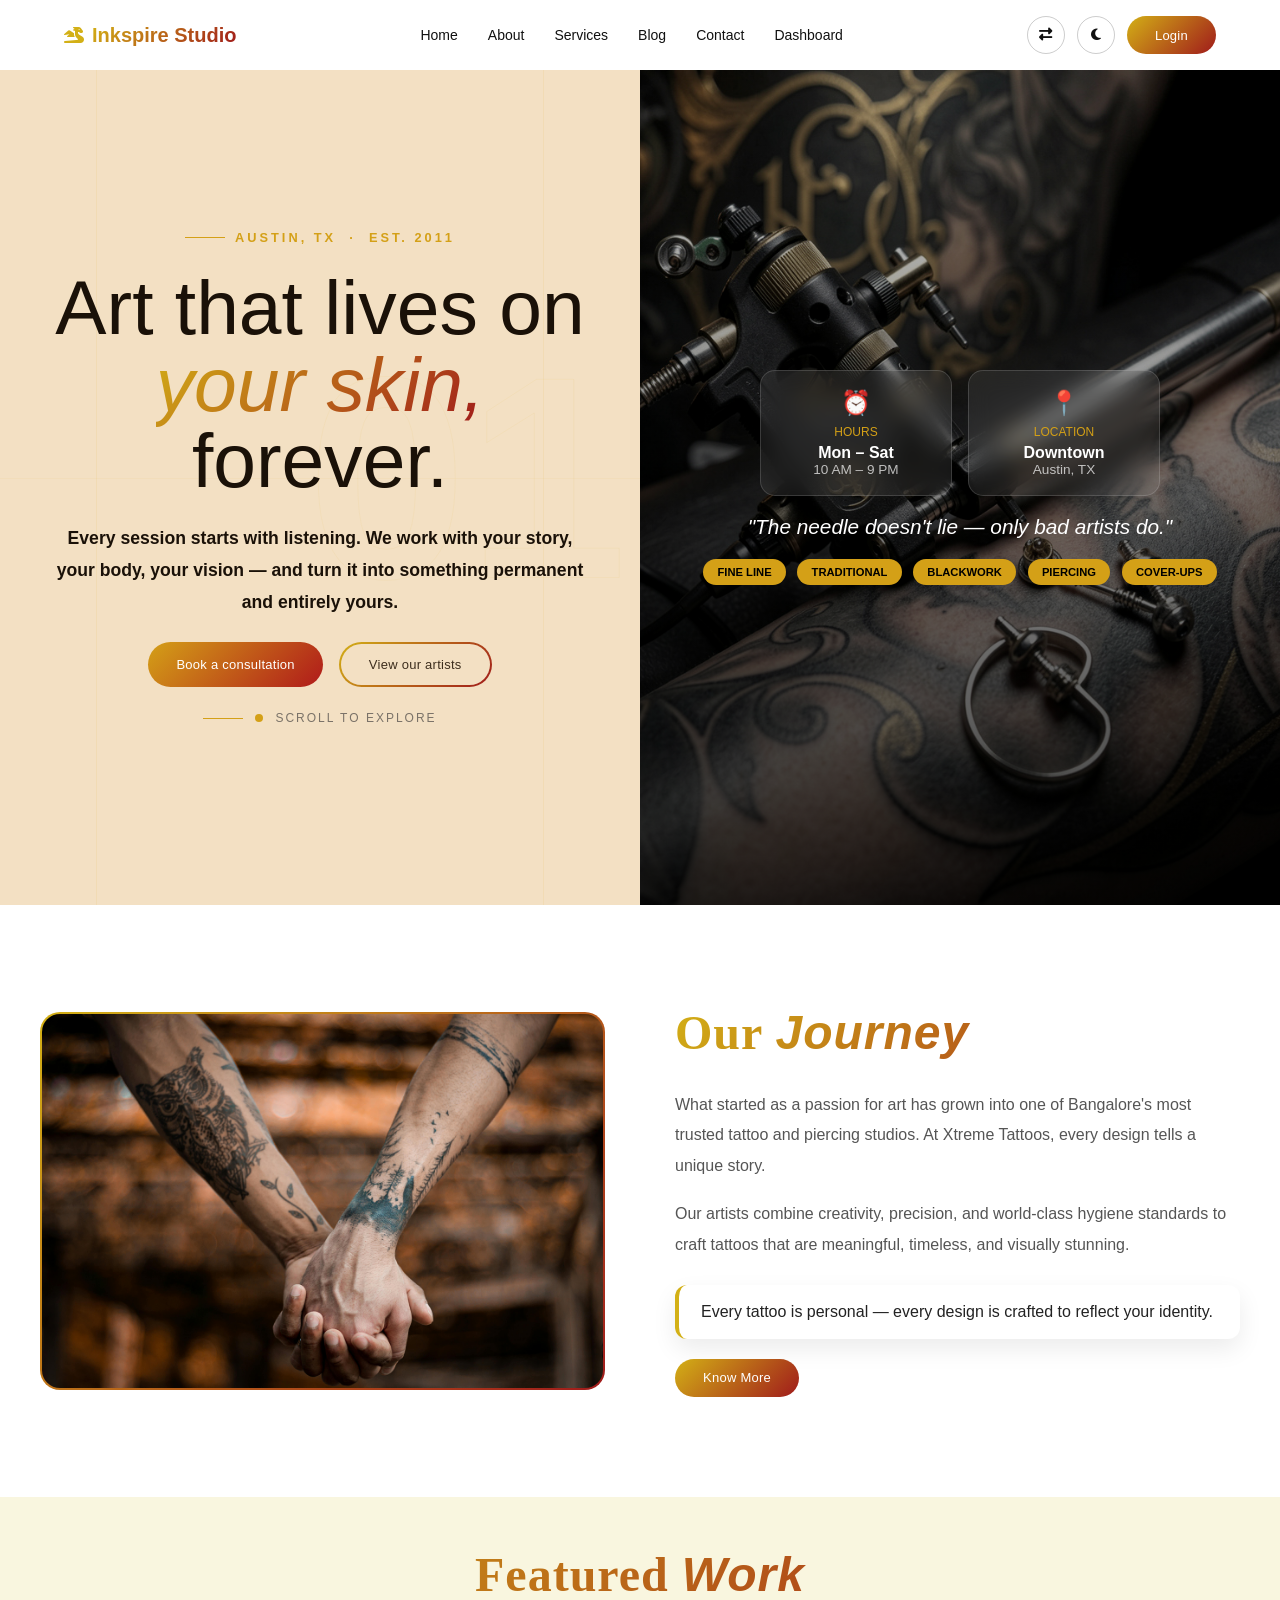
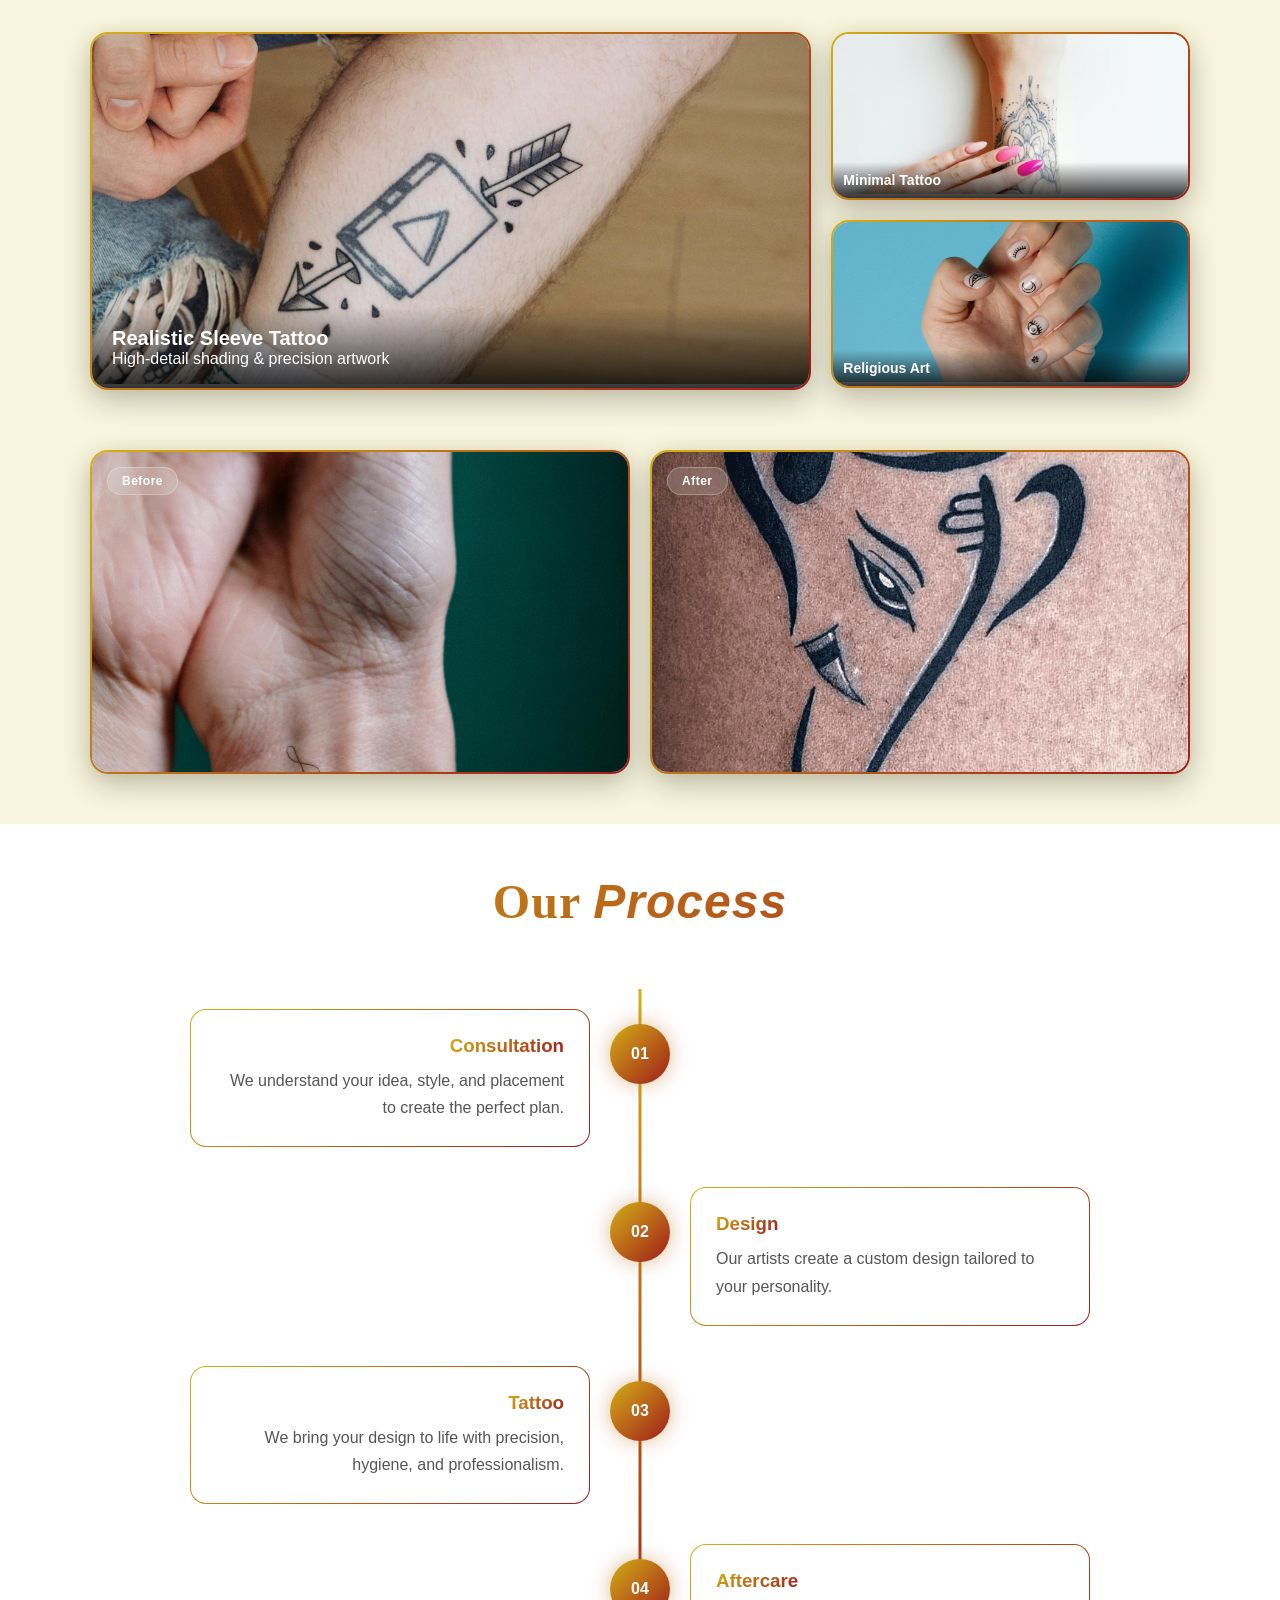
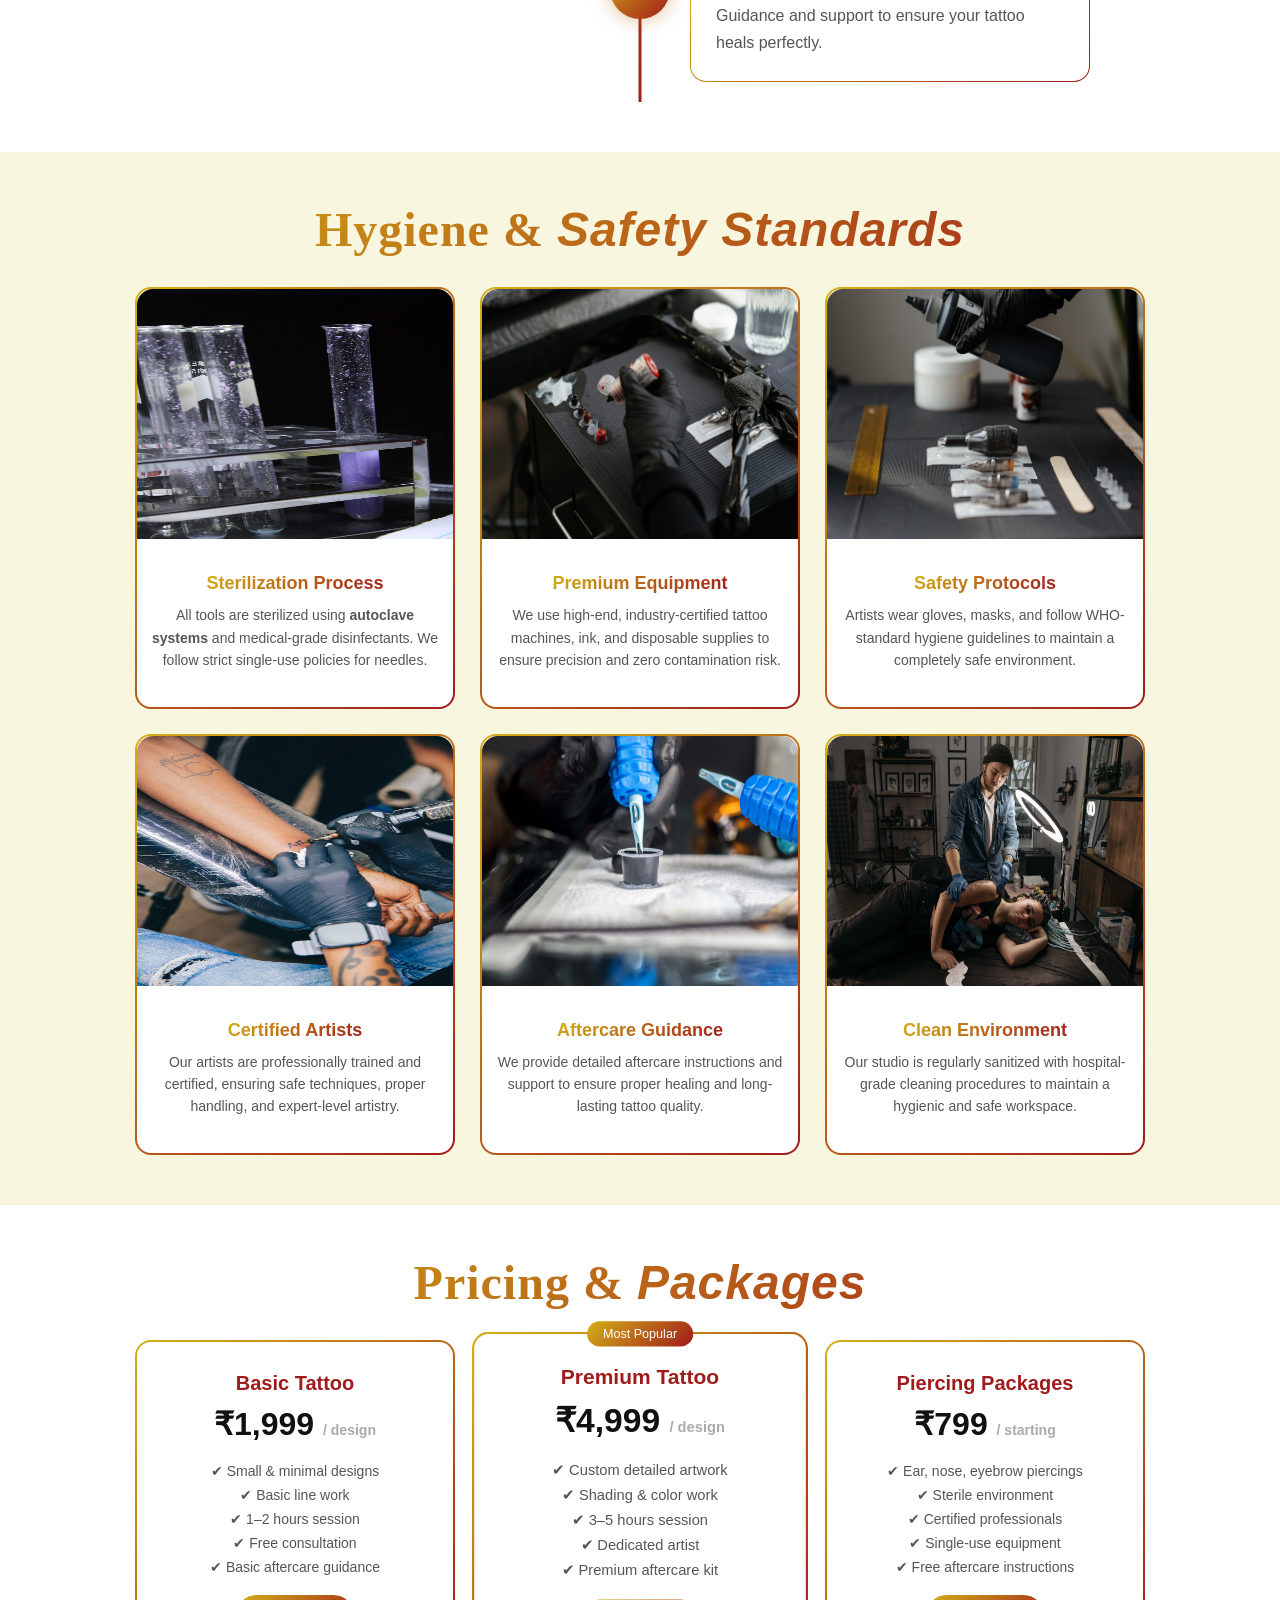
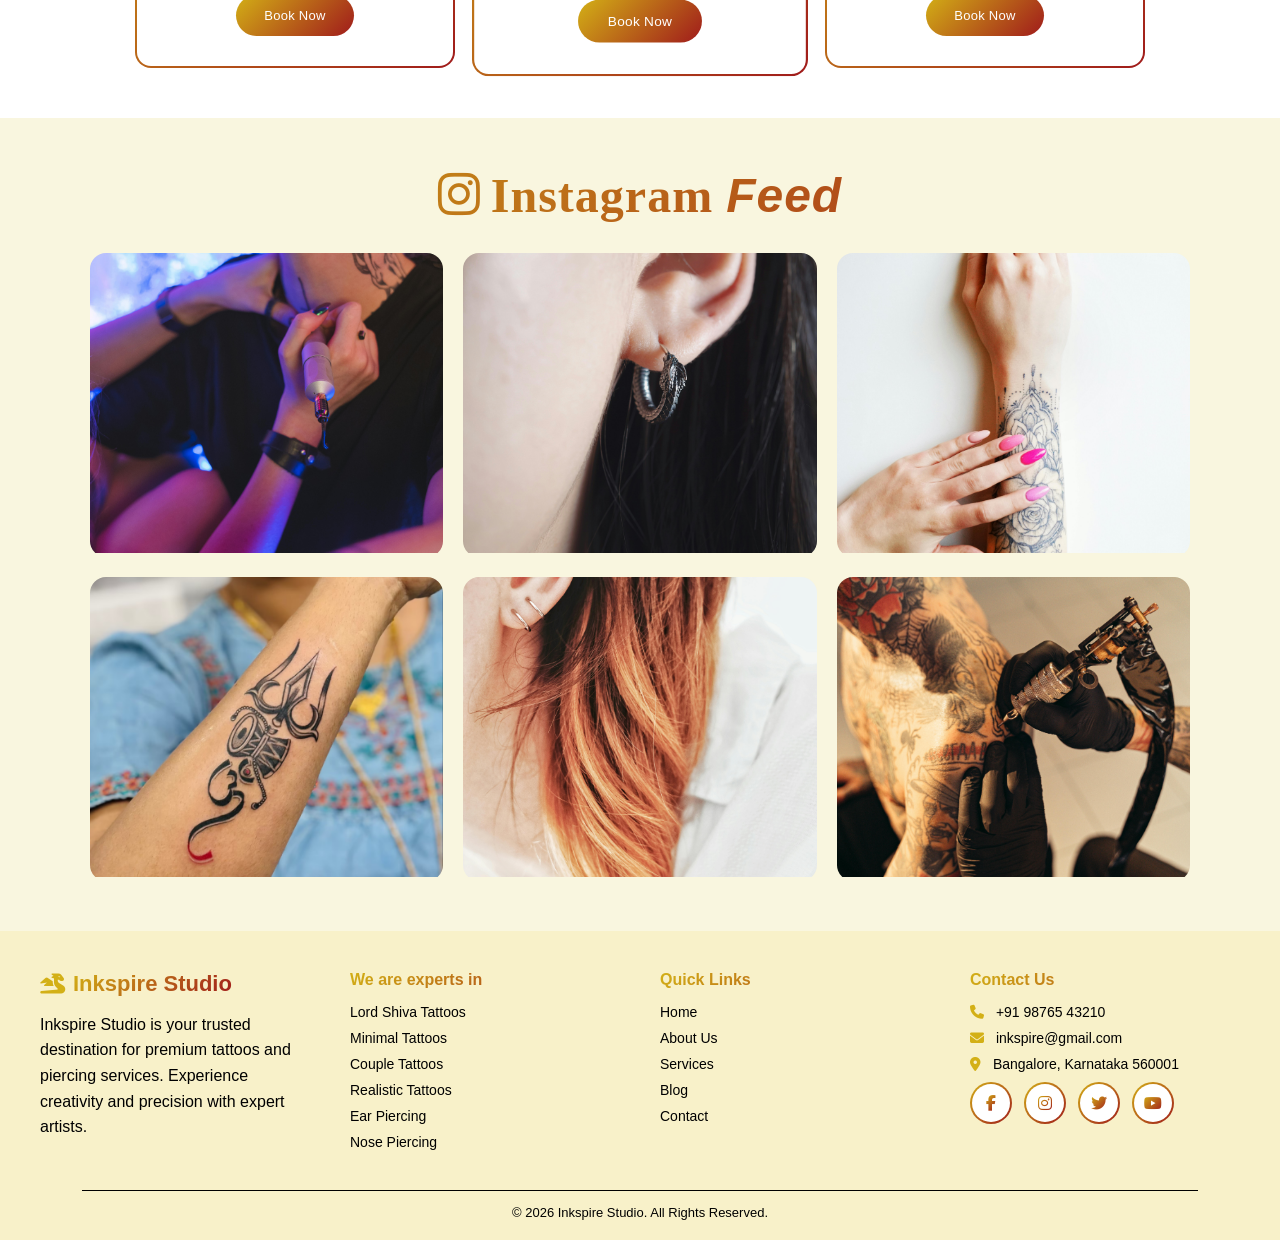
<file: home2.html>
<!DOCTYPE html>
<html lang="en">
<head>
    <meta charset="UTF-8">
    <meta name="viewport" content="width=device-width, initial-scale=1.0">
    <title>Inkspire Studio Home2</title>
    <link rel="icon" type="image/png" href="../Images/logo.png">
     <link rel="stylesheet" 
href="https://cdnjs.cloudflare.com/ajax/libs/font-awesome/6.5.1/css/all.min.css">
<link rel="preload" href="../css/header.css" as="style">
    <link rel="stylesheet" href="home2.css">
</head>
<body>
 <div id="header"></div>

<div class="hero" role="main">

  <section class="content" aria-label="Studio introduction">

    <div class="hero-dec-line hl1" aria-hidden="true"></div>
    <div class="hero-dec-line hl2" aria-hidden="true"></div>
    <div class="hero-dec-line hl3" aria-hidden="true"></div>
    <div class="hero-bg-num" aria-hidden="true">01</div>


    <div class="copy">

      <div class="eyebrow">
        <span class="eyebrow-line" aria-hidden="true"></span>
        Austin, TX &nbsp;·&nbsp; Est. 2011
      </div>

      <h1 class="headline">
        Art that
        lives on
        <em>your skin,</em>
        forever.
      </h1>

      <p class="body-text">
        
        <strong> Every session starts with listening. We work with your story,
        your body, your vision — and turn it into something permanent and entirely yours.</strong>
      </p>

      <div class="cta-row">
        <button class="btn-primary">Book a consultation</button>
        <button class="btn-secondary">View our artists</button>
      </div>

      <div class="scroll-cue">
        <span class="scroll-line" aria-hidden="true"></span>
        <span class="scroll-dot" aria-hidden="true"></span>
        Scroll to explore
      </div>

    </div>


  </section>


  <aside class="image-side" aria-label="Studio photography">

    <div class="img-fill local" role="img" aria-label="Tattoo artist at work in the studio"></div>
    <div class="img-overlay" aria-hidden="true"></div>

    

    <div class="img-bottom">

      <div class="img-cards">
        <div class="info-card">
          <div class="ic-icon">⏰</div>
          <div class="ic-label">Hours</div>
          <div class="ic-value">Mon – Sat</div>
          <div class="ic-sub">10 AM – 9 PM</div>
        </div>
        <div class="info-card">
          <div class="ic-icon">📍</div>
          <div class="ic-label">Location</div>
          <div class="ic-value">Downtown</div>
          <div class="ic-sub">Austin, TX</div>
        </div>
      </div>

      <p class="img-quote">"The needle doesn't lie — only bad artists do."</p>

      <div class="img-services" role="list" aria-label="Services">
        <span class="svc-pill" role="listitem">Fine Line</span>
        <span class="svc-pill" role="listitem">Traditional</span>
        <span class="svc-pill" role="listitem">Blackwork</span>
        <span class="svc-pill" role="listitem">Piercing</span>
        <span class="svc-pill" role="listitem">Cover-ups</span>
      </div>

    </div>
  </aside>

</div>


<script>
(function(){
  const canvas=document.getElementById('bvcanvas');
  const root=document.getElementById('bvroot');
  const ctx=canvas.getContext('2d');
  function draw(){
    const W=root.offsetWidth||680,H=root.offsetHeight||500;
    canvas.width=W;canvas.height=H;
    ctx.clearRect(0,0,W,H);
    const dark=window.matchMedia('(prefers-color-scheme:dark)').matches;
    const half=W*0.52;
    const g1=ctx.createRadialGradient(half*.5,H*.3,0,half*.5,H*.3,260);
    g1.addColorStop(0,dark?'rgba(212,160,23,0.07)':'rgba(212,160,23,0.11)');
    g1.addColorStop(1,'transparent');
    ctx.fillStyle=g1;ctx.fillRect(0,0,half,H);
    const g2=ctx.createRadialGradient(half*.1,H*.85,0,half*.1,H*.85,150);
    g2.addColorStop(0,dark?'rgba(176,26,26,0.09)':'rgba(176,26,26,0.06)');
    g2.addColorStop(1,'transparent');
    ctx.fillStyle=g2;ctx.fillRect(0,0,half,H);
    const g3=ctx.createRadialGradient(W*.78,H*.25,0,W*.78,H*.25,180);
    g3.addColorStop(0,dark?'rgba(212,160,23,0.05)':'rgba(212,160,23,0.07)');
    g3.addColorStop(1,'transparent');
    ctx.fillStyle=g3;ctx.fillRect(0,0,W,H);
    for(let i=0;i<80;i++){
      const x=(Math.sin(i*127.1+3)*.5+.5)*W;
      const y=(Math.sin(i*311.7+7)*.5+.5)*H;
      const r=(Math.sin(i*73.1)*.5+.5)*1.8+.4;
      const a=dark?.07+(Math.sin(i*51.3)*.5+.5)*.13:.1+(Math.sin(i*51.3)*.5+.5)*.18;
      ctx.beginPath();ctx.arc(x,y,r,0,Math.PI*2);
      ctx.fillStyle=i%3===2?`rgba(176,26,26,${(a*.7).toFixed(3)})`:`rgba(212,160,23,${a.toFixed(3)})`;
      ctx.fill();
    }
  }
  draw();window.addEventListener('resize',draw);
})();
</script>
<section class="about-studio">

  <div class="about-container">

    <div class="about-image">
        <img src="../Images/studio.jpg" alt="Xtreme Tattoo Studio">
    </div>

    <div class="about-content">


      <h2 class="section-tite">
        Our <em>Journey</em>
      </h2>

      <p class="about-text">
        What started as a passion for art has grown into one of Bangalore's most trusted tattoo and piercing studios. At Xtreme Tattoos, every design tells a unique story.
      </p>

      <p class="about-text">
        Our artists combine creativity, precision, and world-class hygiene standards to craft tattoos that are meaningful, timeless, and visually stunning.
      </p>

     

      <div class="about-highlight">
        Every tattoo is personal — every design is crafted to reflect your identity.
      </div>

      <a href="blog.html" class="btn about">
        Know More
      </a>

    </div>

  </div>

</section>
<script>
const observer = new IntersectionObserver(entries => {
  entries.forEach(entry => {
    if(entry.isIntersecting){
      entry.target.classList.add('show');
    }
  });
});

document.querySelectorAll('.about-image,.about-content')
.forEach(el => observer.observe(el));
</script>
<section class="featured-work">

  <div class="featured-container">

    <h2 class="section-title">Featured <em>Work</em></h2>

    
    <div class="featured-grid">

      
      <div class="featured-large">
        <img src="../Images/style2.jpg" alt="Tattoo Work">
        <div class="overlay">
          <h3>Realistic Sleeve Tattoo</h3>
          <p>High-detail shading & precision artwork</p>
        </div>
      </div>

      
      <div class="featured-side">

        <div class="featured-item">
          <img src="../Images/style6.jpg" alt="">
          <div class="overlay small">
            <h4>Minimal Tattoo</h4>
          </div>
        </div>

        <div class="featured-item">
          <img src="../Images/style5.jpg" alt="">
          <div class="overlay small">
            <h4>Religious Art</h4>
          </div>
        </div>

      </div>

    </div>

    
    <div class="before-after">

      <div class="ba-item">
        <img src="../Images/style1.jpg" alt="Before">
        <span>Before</span>
      </div>

      <div class="ba-item">
        <img src="../Images/tattoo2.jpg" alt="After">
        <span>After</span>
      </div>

    </div>

  </div>

</section>
<script>

const featured = document.querySelector(".featured-work");

window.addEventListener("scroll", () => {
  const top = featured.getBoundingClientRect().top;

  if(top < window.innerHeight - 100){
    featured.style.opacity = "1";
    featured.style.transform = "translateY(0)";
  }
});

featured.style.opacity = "0";
featured.style.transform = "translateY(40px)";
featured.style.transition = "0.7s ease";
</script>
<section class="process-section">
   <h2 class="section-title">Our <em>Process</em></h2>
  <div class="process-container">

   

    <div class="timeline">

      <div class="timeline-item">
        <div class="timeline-dot">01</div>
        <div class="timeline-content">
          <h3>Consultation</h3>
          <p>We understand your idea, style, and placement to create the perfect plan.</p>
        </div>
      </div>

      <div class="timeline-item">
        <div class="timeline-dot">02</div>
        <div class="timeline-content">
          <h3>Design</h3>
          <p>Our artists create a custom design tailored to your personality.</p>
        </div>
      </div>

      <div class="timeline-item">
        <div class="timeline-dot">03</div>
        <div class="timeline-content">
          <h3>Tattoo</h3>
          <p>We bring your design to life with precision, hygiene, and professionalism.</p>
        </div>
      </div>

      <div class="timeline-item">
        <div class="timeline-dot">04</div>
        <div class="timeline-content">
          <h3>Aftercare</h3>
          <p>Guidance and support to ensure your tattoo heals perfectly.</p>
        </div>
      </div>

    </div>

  </div>
</section>
<section class="hygiene-section">
   <h2 class="section-title">Hygiene & <em>Safety Standards</em></h2>
  <div class="hygiene-container">

   


<div class="hygiene-card">

  <img class="hygiene-icon" src="../Images/safety1.jpg" alt="Sterilization Icon">
  <div class="hygiene-text">

  <h3>Sterilization Process</h3>

  <p>
    All tools are sterilized using <b>autoclave systems</b> and medical-grade disinfectants.
    We follow strict single-use policies for needles.
  </p>
</div>
</div>

      <div class="hygiene-card">
       

  <img class="hygiene-icon" src="../Images/safety2.jpg" alt="Sterilization Icon">
<div class="hygiene-text">
        <h3>Premium Equipment</h3>
        <p>We use high-end, industry-certified tattoo machines, ink, and disposable supplies to ensure precision and zero contamination risk.</p>
        </div>
      </div>

      <div class="hygiene-card">

  <img class="hygiene-icon" src="../Images/safety3.jpg" alt="Sterilization Icon">
  <div class="hygiene-text">
        <h3>Safety Protocols</h3>
        <p>Artists wear gloves, masks, and follow WHO-standard hygiene guidelines to maintain a completely safe environment.</p>
      </div>
      </div>

      <div class="hygiene-card">
  

  <img class="hygiene-icon" src="../Images/safety4.jpg" alt="Sterilization Icon">
  <div class="hygiene-text">
        <h3>Certified Artists</h3>
        <p>Our artists are professionally trained and certified, ensuring safe techniques, proper handling, and expert-level artistry.</p>
      </div>
      </div>

      <div class="hygiene-card">
     
  <img class="hygiene-icon" src="../Images/safety5.jpg" alt="Sterilization Icon">
  <div class="hygiene-text">
        <h3>Aftercare Guidance</h3>
        <p>We provide detailed aftercare instructions and support to ensure proper healing and long-lasting tattoo quality.</p>
      </div>
      </div>

      
      <div class="hygiene-card">
    <img class="hygiene-icon" src="../Images/safety6.jpg" alt="Sterilization Icon">
    <div class="hygiene-text">
        <h3>Clean Environment</h3>
        <p>Our studio is regularly sanitized with hospital-grade cleaning procedures to maintain a hygienic and safe workspace.</p>
      </div>
      </div>

    </div>

  </div>
</section>

<section class="pricing-section">
  <div class="pricing-container">

    <h2 class="section-title">Pricing & <em>Packages</em></h2>

    

    <div class="pricing-grid">

      
      <div class="pricing-card">
        <h3>Basic Tattoo</h3>
        <h2>₹1,999 <span>/ design</span></h2>

        <ul>
          <li>✔ Small & minimal designs</li>
          <li>✔ Basic line work</li>
          <li>✔ 1–2 hours session</li>
          <li>✔ Free consultation</li>
          <li>✔ Basic aftercare guidance</li>
        </ul>
<a href="contact.html" class="pricing-btn">Book Now</a>
      </div>

      
      <div class="pricing-card popular">
        <div class="badge">Most Popular</div>

        <h3>Premium Tattoo</h3>
        <h2>₹4,999 <span>/ design</span></h2>

        <ul>
          <li>✔ Custom detailed artwork</li>
          <li>✔ Shading & color work</li>
          <li>✔ 3–5 hours session</li>
          <li>✔ Dedicated artist</li>
          <li>✔ Premium aftercare kit</li>
        </ul>
<a href="contact.html" class="pricing-btn">Book Now</a>
      </div>

      
      <div class="pricing-card">
        <h3>Piercing Packages</h3>
        <h2>₹799 <span>/ starting</span></h2>

        <ul>
          <li>✔ Ear, nose, eyebrow piercings</li>
          <li>✔ Sterile environment</li>
          <li>✔ Certified professionals</li>
          <li>✔ Single-use equipment</li>
          <li>✔ Free aftercare instructions</li>
        </ul>
<a href="contact.html" class="pricing-btn">Book Now</a>
      </div>

    </div>
  </div>
</section>
<section class="instagram-section">
  <h2 class="section-title">
  <i class="fa-brands fa-instagram"></i> Instagram <em>Feed</em>
</h2>
  <div class="instagram-container">


    <div class="instagram-grid">

      <div class="insta-item">
        <img src="../Images/geometric.jpg" alt="">
        <div class="insta-overlay">View</div>
      </div>

      <div class="insta-item">
        <img src="../Images/daith.jpg" alt="">
        <div class="insta-overlay">View</div>
      </div>

      <div class="insta-item">
        <img src="../Images/style6.jpg" alt="">
        <div class="insta-overlay">View</div>
      </div>

      <div class="insta-item">
        <img src="../Images/tattoo1.avif" alt="">
        <div class="insta-overlay">View</div>
      </div>

      <div class="insta-item">
        <img src="../Images/Piercing1.jpg" alt="">
        <div class="insta-overlay">View</div>
      </div>

      <div class="insta-item">
        <img src="../Images/portraits.jpg" alt="">
        <div class="insta-overlay">View</div>
      </div>

    </div>

  </div>
</section>
<div id="footer"></div>
<script src="../js/components.js"></script>
</body>
</html>
</file>
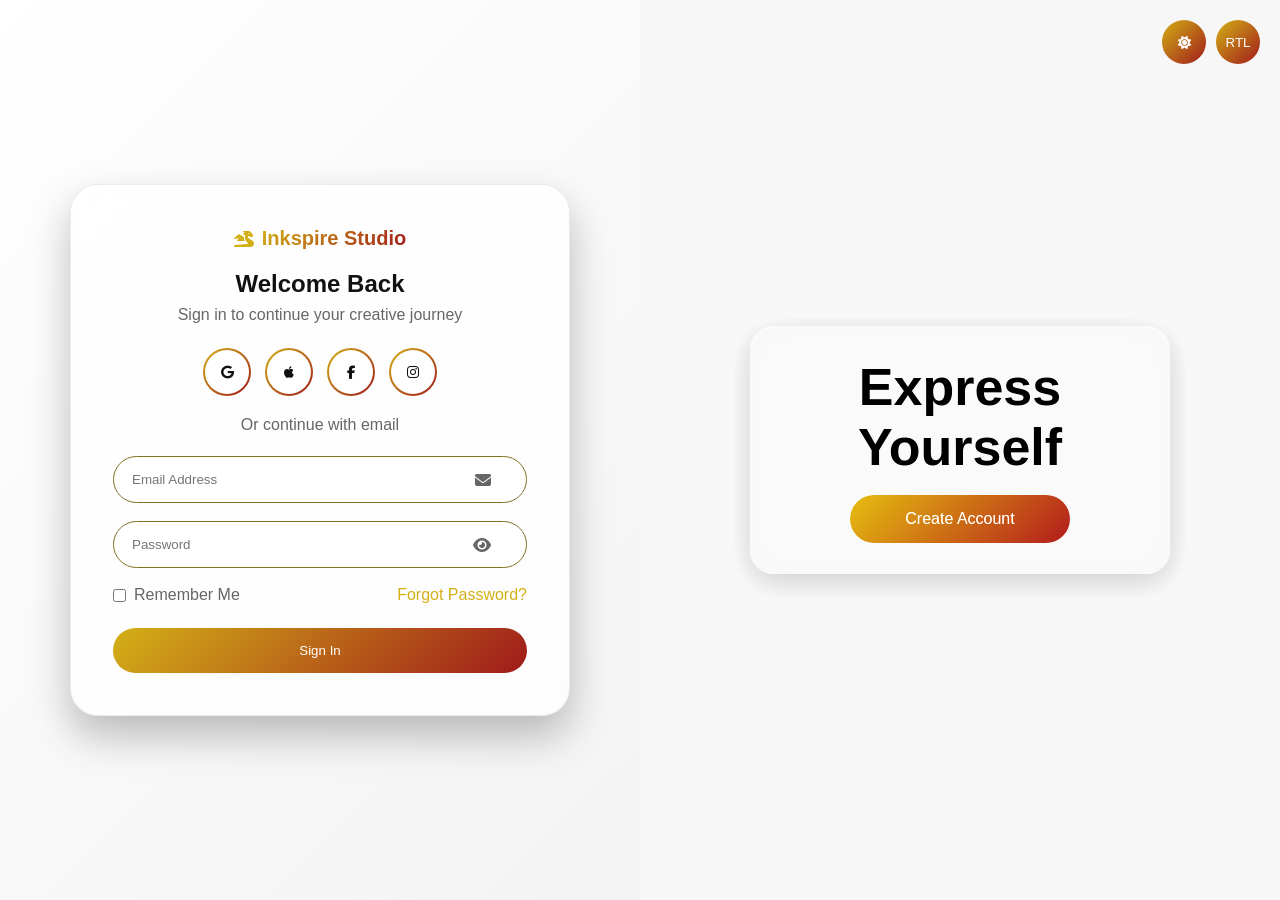
<file: login.html>
<!DOCTYPE html>
<html lang="en">
<head>
  <meta charset="UTF-8">
  <meta name="viewport" content="width=device-width, initial-scale=1.0">
  <title>Inkspire Studio Login</title>
  <link rel="icon" type="image/png" href="../Images/logo.png">
  
  <link href="https://fonts.googleapis.com/css2?family=Poppins:wght@300;400;500;600;700&display=swap" rel="stylesheet">

  
  <link rel="stylesheet" href="https://cdnjs.cloudflare.com/ajax/libs/font-awesome/6.5.0/css/all.min.css">

  <link rel="stylesheet" href="login.css">
  
</head>
<body>

  <div class="page-controls">
    <button id="themeBtn" class="control-btn">
      <i class="fas fa-moon"></i>
    </button>

    <button id="rtlBtn" class="control-btn">
      RTL
    </button>
  </div>

  <section class="auth-layout">

    
    <div class="auth-left">
      <div class="form-container">

      <a href="index.html" class="logo">
  <i class="fa-solid fa-dragon logo-icon"></i>
  <h2>Inkspire Studio</h2>
</a>

        <h1>Welcome Back</h1>
        <p class="subtitle">Sign in to continue your creative journey</p>

        <div class="social-login">
          <button><i class="fab fa-google"></i></button>
          <button><i class="fab fa-apple"></i></button>
          <button><i class="fab fa-facebook-f"></i></button>
          <button><i class="fab fa-instagram"></i></button>
        </div>

        <p class="divider-text">Or continue with email</p>

        <form>
          <div class="input-group">
            <input type="email" placeholder="Email Address">
            <span>
            <i class="fas fa-envelope"></i>
          </span>
          </div>

          
 <div class="input-group">
            <input type="password" id="password" placeholder="Password">
            <span id="togglePassword">
              <i class="fas fa-eye"></i>
            </span>
          </div>

          <div class="options-row">
            <label class="remember-wrap">
              <input type="checkbox">
              <span>Remember Me</span>
            </label>

            <a href="#">Forgot Password?</a>
          </div>

          <button class="btn primary auth-btn">Sign In</button>
        </form>

      </div>
    </div>

    
    <div class="auth-right">
      <div class="overlay"></div>

      <div class="right-content">
        <h2>Express Yourself</h2>
        <a href="signup.html" class="signup-btn">Create Account</a>
      </div>
    </div>

  </section>

<script>
const body = document.body;
const themeBtn = document.getElementById("themeBtn");
const rtlBtn = document.getElementById("rtlBtn");
const togglePassword = document.getElementById("togglePassword");
const password = document.getElementById("password");

const savedTheme = localStorage.getItem("theme");

if (savedTheme === "dark") {
  body.classList.add("dark-mode");
  themeBtn.innerHTML = '<i class="fas fa-moon"></i>';
} else {
  body.classList.remove("dark-mode");
  themeBtn.innerHTML = '<i class="fas fa-sun"></i>';
}
themeBtn.addEventListener("click", () => {
  body.classList.toggle("dark-mode");

  if (body.classList.contains("dark-mode")) {
    localStorage.setItem("theme", "dark");
    themeBtn.innerHTML = '<i class="fas fa-moon"></i>';
  } else {
    localStorage.setItem("theme", "light");
    themeBtn.innerHTML = '<i class="fas fa-sun"></i>';
  }
});

rtlBtn.addEventListener("click", () => {
  const html = document.documentElement;
  html.dir = html.dir === "rtl" ? "ltr" : "rtl";
});
togglePassword.addEventListener("click", () => {
  if (password.type === "password") {
    password.type = "text";
    togglePassword.innerHTML = '<i class="fas fa-eye-slash"></i>';
  } else {
    password.type = "password";
    togglePassword.innerHTML = '<i class="fas fa-eye"></i>';
  }
});
</script>


</body>
</html>
</file>
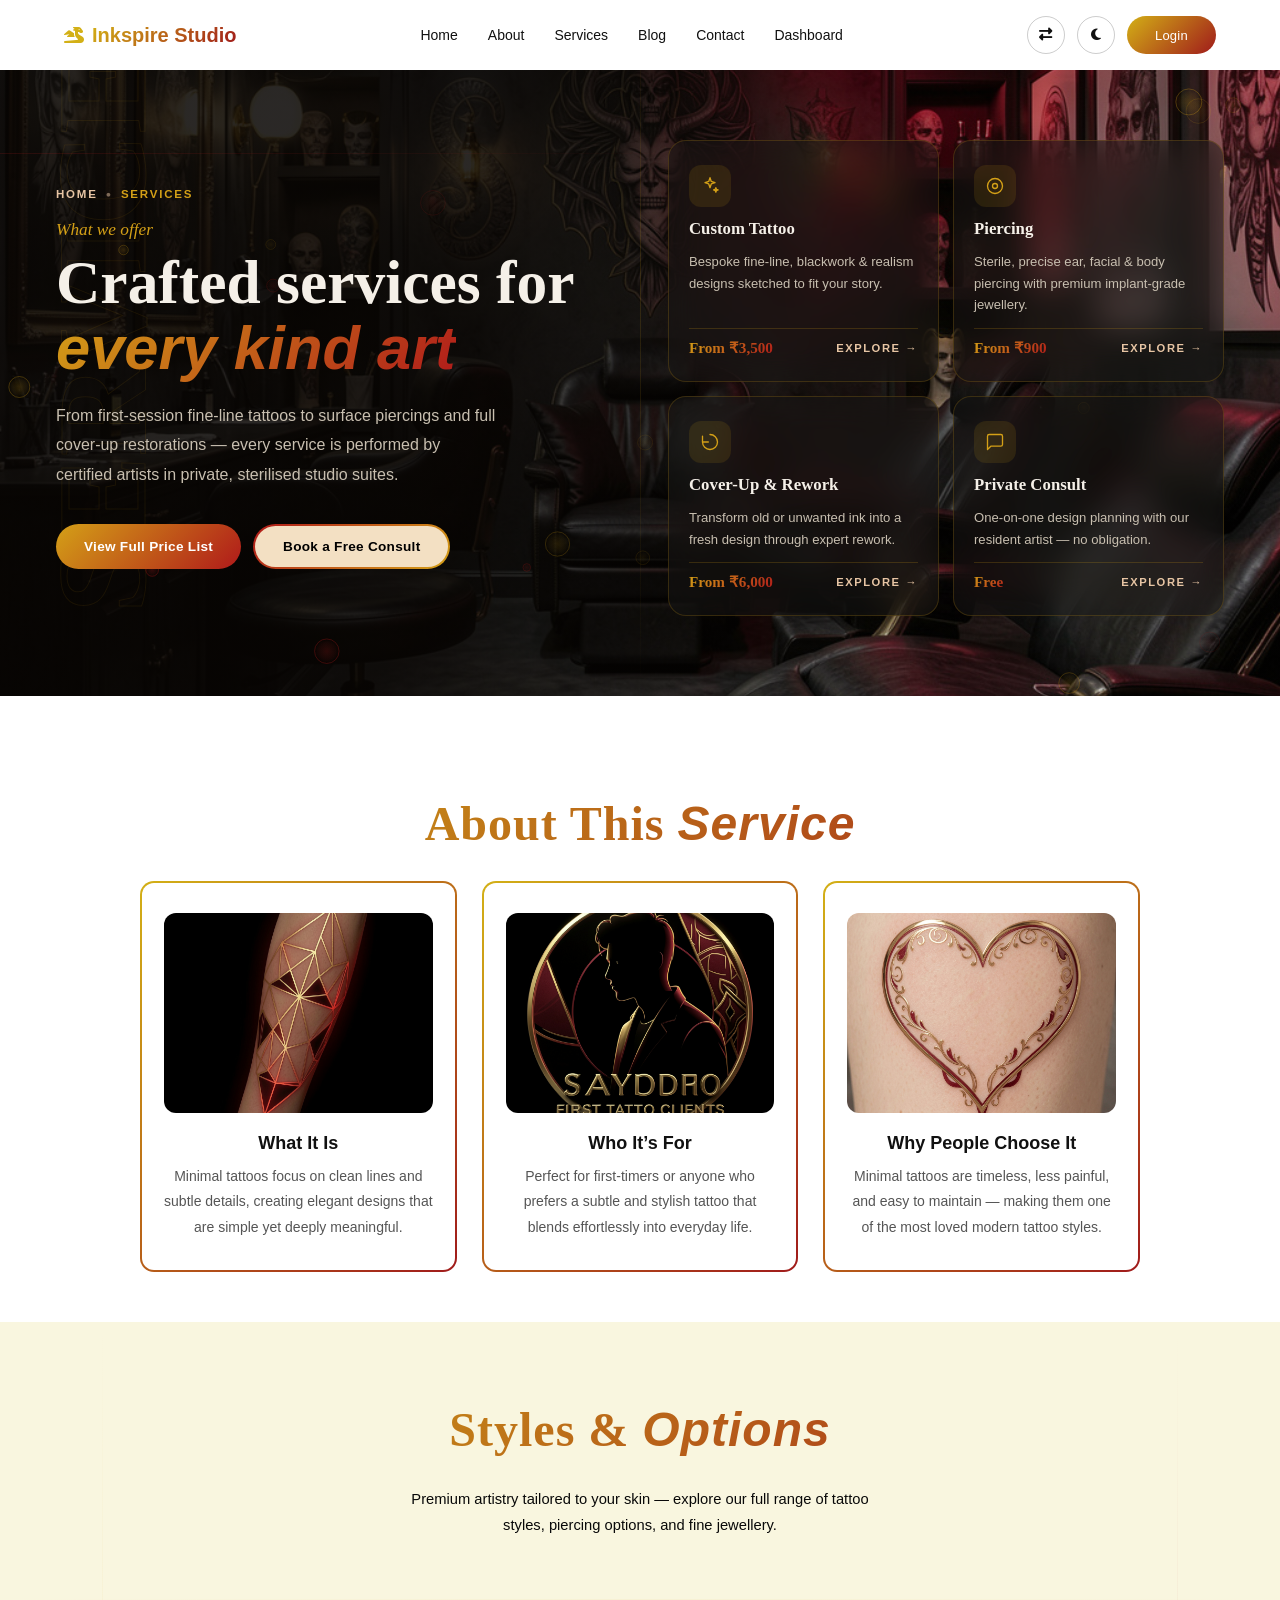
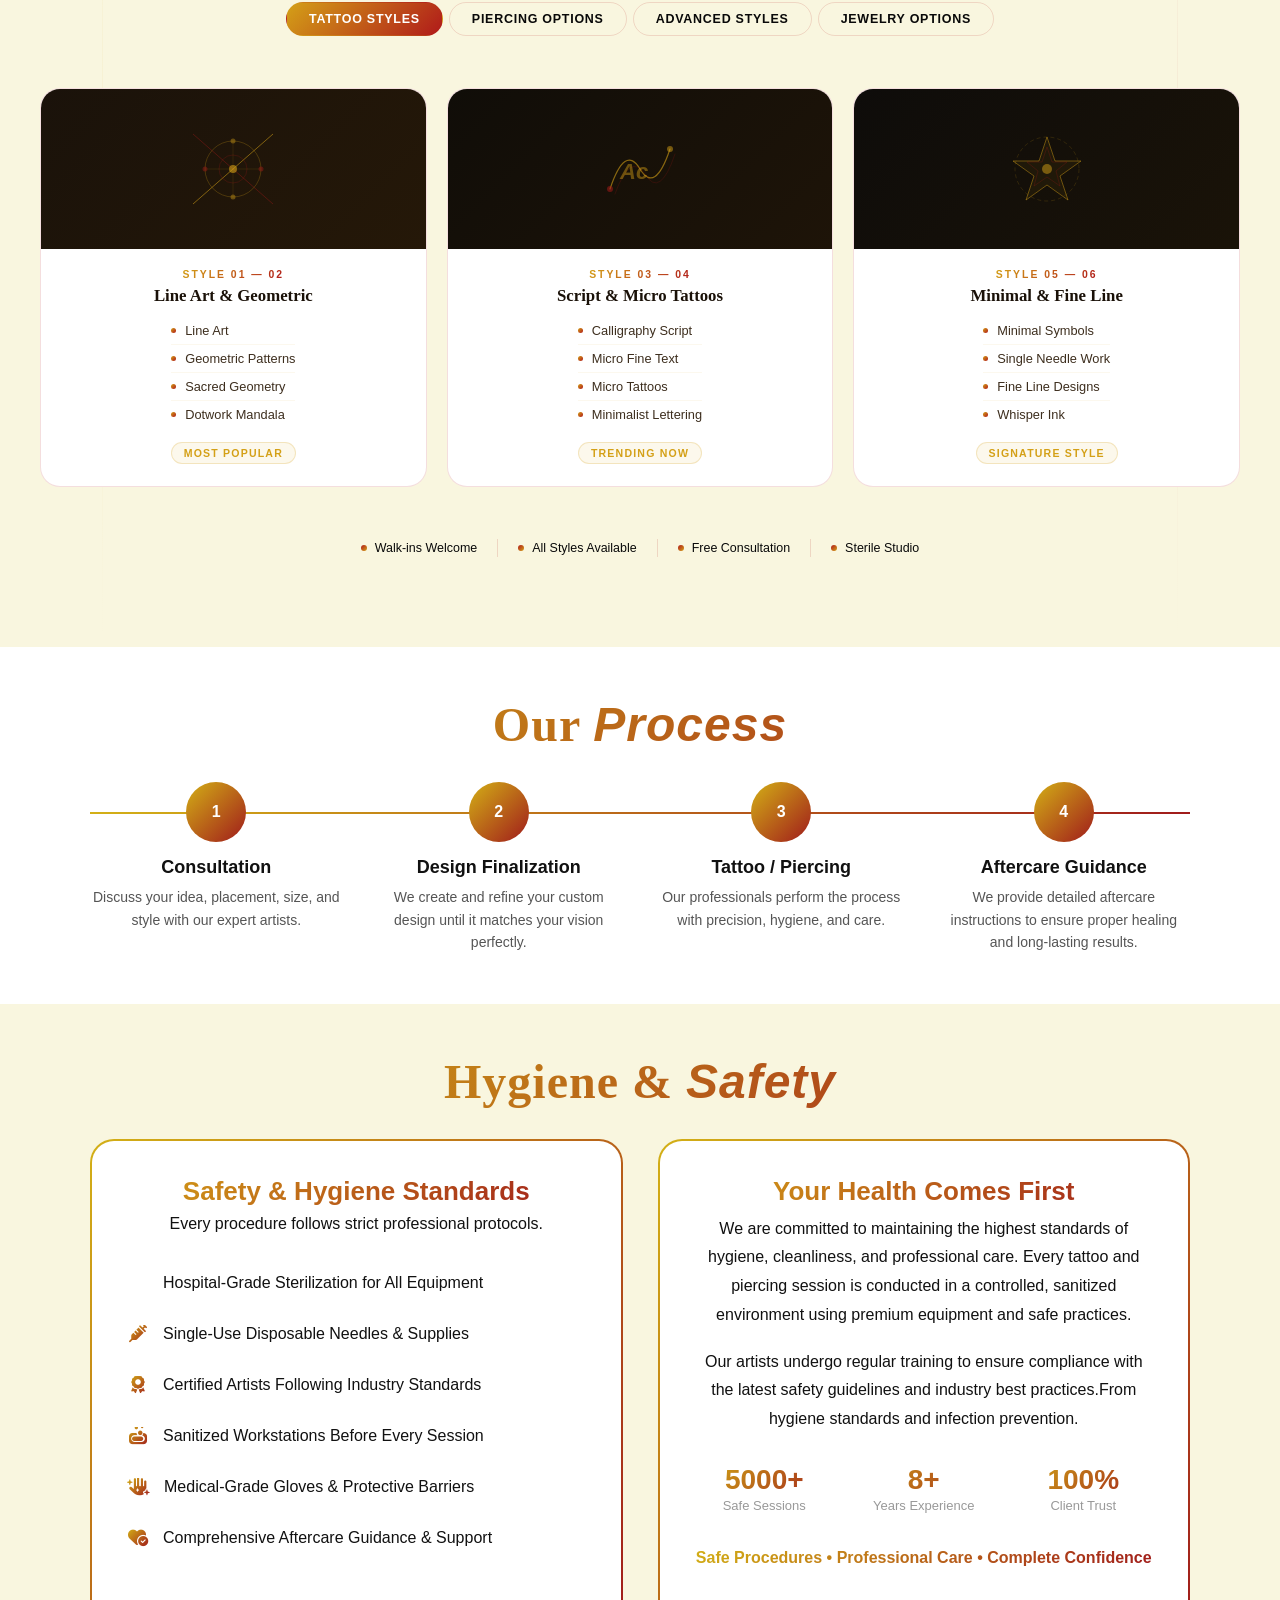
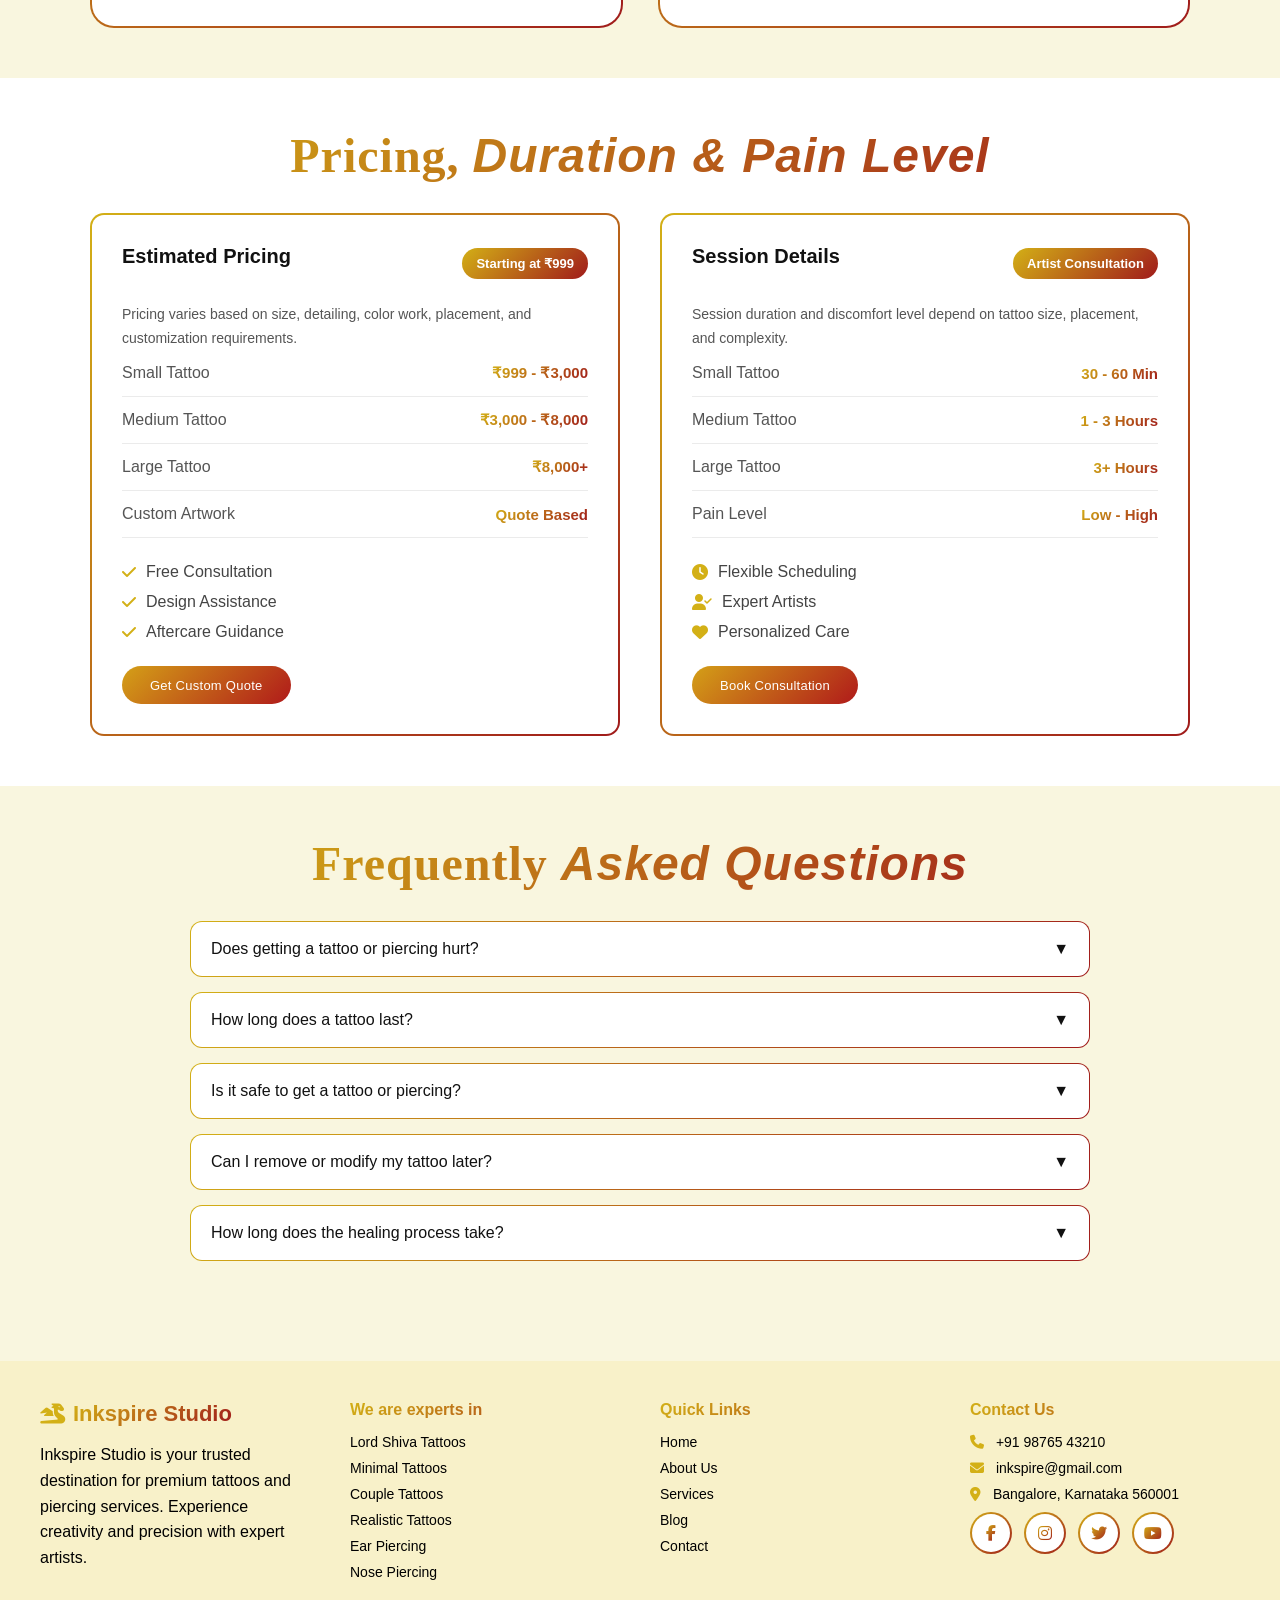
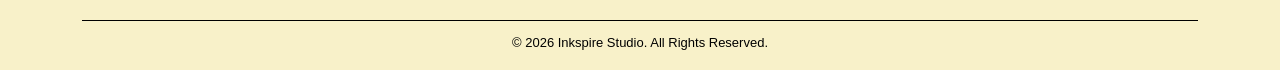
<file: servicedetails1.html>
<!DOCTYPE html>
<html lang="en">
<head>
    <meta charset="UTF-8">
    <meta name="viewport" content="width=device-width, initial-scale=1.0">
    <title>Inkspire Studio Services Info</title>
    <link rel="icon" type="image/png" href="../Images/logo.png">
    <link rel="stylesheet" href="https://cdnjs.cloudflare.com/ajax/libs/font-awesome/6.5.1/css/all.min.css">
    <link rel="preload" href="../css/header.css" as="style">
    <link rel="stylesheet" href="servicedetails1.css">
</head>

   
 <div id="header"></div>
<section id="service-hero">
  <div class="sh-bg-photo"></div>
  <div class="sh-scrim"></div>
  <canvas class="sh-canvas"></canvas>

  <div class="hero-dec-line hl1"></div>
  <div class="hero-dec-line hl3"></div>
  <div class="sh-bg-num">SERVICES</div>

 

  <div class="sh-inner">

    <div class="sh-text-col">
      <div class="page-breadcrumb">
        <span class="bc-home">Home</span>
        <span class="bc-sep">●</span>
        <span class="bc-active">Services</span>
      </div>
      <p class="sh-eyebrow">What we offer</p>
      <h1 class="page-title">Crafted services for <em>every kind  art</em></h1>
      <p class="page-sub">
        From first-session fine-line tattoos to surface piercings and full cover-up
        restorations — every service is performed by certified artists in private,
        sterilised studio suites.
      </p>
      <div class="hero-cta-row">
        <a href="#" class="btn-primary">View Full Price List</a>
        <a href="#" class="btn-secondary">Book a Free Consult</a>
      </div>
    </div>

    <!-- RIGHT: cards -->
    <div class="service-cards">

      <div class="s-card">
        <div class="s-card-icon">
          <svg viewBox="0 0 24 24" fill="none" stroke="currentColor" stroke-width="1.6" stroke-linecap="round" stroke-linejoin="round"><path d="M12 2l1.5 4.5L18 8l-4.5 1.5L12 14l-1.5-4.5L6 8l4.5-1.5z"/><path d="M19 14l.7 2 2 .7-2 .7-.7 2-.7-2-2-.7 2-.7z"/></svg>
        </div>
        <div class="s-card-title">Custom Tattoo</div>
        <p class="s-card-desc">Bespoke fine-line, blackwork &amp; realism designs sketched to fit your story.</p>
        <div class="s-card-foot">
          <span class="s-card-price">From ₹3,500</span>
          <a href="#" class="s-card-link">Explore →</a>
        </div>
      </div>

      <div class="s-card">
        <div class="s-card-icon">
          <svg viewBox="0 0 24 24" fill="none" stroke="currentColor" stroke-width="1.6" stroke-linecap="round" stroke-linejoin="round"><circle cx="12" cy="12" r="3"/><circle cx="12" cy="12" r="9"/></svg>
        </div>
        <div class="s-card-title">Piercing</div>
        <p class="s-card-desc">Sterile, precise ear, facial &amp; body piercing with premium implant-grade jewellery.</p>
        <div class="s-card-foot">
          <span class="s-card-price">From ₹900</span>
          <a href="#" class="s-card-link">Explore →</a>
        </div>
      </div>

      <div class="s-card">
        <div class="s-card-icon">
          <svg viewBox="0 0 24 24" fill="none" stroke="currentColor" stroke-width="1.6" stroke-linecap="round" stroke-linejoin="round"><path d="M3 12a9 9 0 1 0 9-9"/><path d="M3 5v7h7"/></svg>
        </div>
        <div class="s-card-title">Cover-Up &amp; Rework</div>
        <p class="s-card-desc">Transform old or unwanted ink into a fresh design through expert rework.</p>
        <div class="s-card-foot">
          <span class="s-card-price">From ₹6,000</span>
          <a href="#" class="s-card-link">Explore →</a>
        </div>
      </div>

      <div class="s-card">
        <div class="s-card-icon">
          <svg viewBox="0 0 24 24" fill="none" stroke="currentColor" stroke-width="1.6" stroke-linecap="round" stroke-linejoin="round"><path d="M21 15a2 2 0 0 1-2 2H7l-4 4V5a2 2 0 0 1 2-2h14a2 2 0 0 1 2 2z"/></svg>
        </div>
        <div class="s-card-title">Private Consult</div>
        <p class="s-card-desc">One-on-one design planning with our resident artist — no obligation.</p>
        <div class="s-card-foot">
          <span class="s-card-price">Free</span>
          <a href="#" class="s-card-link">Explore →</a>
        </div>
      </div>

    </div>
  </div>
</section>
<script>
  document.querySelectorAll('.rail-item').forEach(item=>{
    item.addEventListener('click', ()=>{
      document.querySelectorAll('.rail-item').forEach(i=>i.classList.remove('active'));
      item.classList.add('active');
    });
  });
  (function(){
    const canvas = document.querySelector('#service-hero .sh-canvas');
    const ctx = canvas.getContext('2d');
    let w, h, bubbles = [];

    function resize(){
      const rect = canvas.parentElement.getBoundingClientRect();
      w = canvas.width = rect.width * devicePixelRatio;
      h = canvas.height = rect.height * devicePixelRatio;
      canvas.style.width = rect.width + 'px';
      canvas.style.height = rect.height + 'px';
    }
    window.addEventListener('resize', resize);
    resize();

    function makeBubble(){
      return {
        x: Math.random() * w,
        y: h + Math.random() * 100,
        r: (Math.random() * 12 + 3) * devicePixelRatio,
        speed: (Math.random() * 0.5 + 0.12) * devicePixelRatio,
        drift: (Math.random() - 0.5) * 0.35 * devicePixelRatio,
        alpha: Math.random() * 0.22 + 0.05,
        hue: Math.random() > 0.5 ? '212,160,23' : '176,26,26',
        wobble: Math.random() * Math.PI * 2,
        wobbleSpeed: Math.random() * 0.02 + 0.005
      };
    }

    function getBubbleCount(){
      const width = window.innerWidth;
      if (width <= 360) return 10;
      if (width <= 768) return 16;
      if (width <= 1024) return 20;
      return 26;
    }

    let BUBBLE_COUNT = getBubbleCount();
    for(let i=0;i<BUBBLE_COUNT;i++){
      const b = makeBubble();
      b.y = Math.random() * h;
      bubbles.push(b);
    }

    window.addEventListener('resize', () => {
      const target = getBubbleCount();
      if (target > bubbles.length){
        while (bubbles.length < target) bubbles.push(makeBubble());
      } else {
        bubbles.length = target;
      }
    });

    function draw(){
      ctx.clearRect(0,0,w,h);
      for(const b of bubbles){
        b.y -= b.speed;
        b.wobble += b.wobbleSpeed;
        b.x += b.drift + Math.sin(b.wobble) * 0.4 * devicePixelRatio;

        if(b.y < -b.r * 2){
          Object.assign(b, makeBubble());
          b.y = h + b.r;
        }

        const grad = ctx.createRadialGradient(b.x, b.y, 0, b.x, b.y, b.r);
        grad.addColorStop(0, `rgba(${b.hue}, ${b.alpha})`);
        grad.addColorStop(0.7, `rgba(${b.hue}, ${b.alpha * 0.4})`);
        grad.addColorStop(1, `rgba(${b.hue}, 0)`);

        ctx.fillStyle = grad;
        ctx.beginPath();
        ctx.arc(b.x, b.y, b.r, 0, Math.PI * 2);
        ctx.fill();

        ctx.strokeStyle = `rgba(${b.hue}, ${b.alpha * 1.5})`;
        ctx.lineWidth = 1 * devicePixelRatio;
        ctx.beginPath();
        ctx.arc(b.x, b.y, b.r, 0, Math.PI * 2);
        ctx.stroke();
      }
      requestAnimationFrame(draw);
    }
    draw();
  })();
</script>
<section class="highlights overview">

  <div class="highlights-container">

    <h2 class="highlights-title">About This <em>Service</em></h2>

    <div class="highlights-grid overview-grid">

    <div class="highlight-card">
  <div class="icon-box">
    <img src="../Images/sdetails1.png" alt="What It Is">
  </div>
  <h3>What It Is</h3>
  <p>
    Minimal tattoos focus on clean lines and subtle details, creating elegant
    designs that are simple yet deeply meaningful.
  </p>
</div>

<div class="highlight-card">
  <div class="icon-box">
    <img src="../Images/sdetaails3.png" alt="Who It's For">
  </div>
  <h3>Who It’s For</h3>
  <p>
    Perfect for first-timers or anyone who prefers a subtle and stylish tattoo
    that blends effortlessly into everyday life.
  </p>
</div>

<div class="highlight-card">
  <div class="icon-box">
    <img src="../Images/sdetails2.png" alt="Why People Choose It">
  </div>
  <h3>Why People Choose It</h3>
  <p>
    Minimal tattoos are timeless, less painful, and easy to maintain — making
    them one of the most loved modern tattoo styles.
  </p>
</div>
    </div>

  </div>

</section>
<script>
  document.addEventListener("DOMContentLoaded", () => {

  const cards = document.querySelectorAll(".overview .highlight-card");

  const observer = new IntersectionObserver((entries) => {
    entries.forEach((entry, index) => {
      if(entry.isIntersecting){
        entry.target.style.opacity = "1";
        entry.target.style.transform = "translateY(0)";
      }
    });
  }, { threshold: 0.2 });

  cards.forEach((card, i) => {
    card.style.opacity = "0";
    card.style.transform = "translateY(40px)";
    card.style.transition = "all 0.6s ease " + (i * 0.15) + "s";
    observer.observe(card);
  });

});
</script>
<section class="sa-section">
  <div class="sa-deco-v l"></div>
  <div class="sa-deco-v r"></div>
  <div class="sa-deco-h t"></div>
    <h2 class="highlights-title">Styles &amp; <em>Options</em></h2>


  <div class="sa-inner">
    <div class="sa-header">

      <p class="sa-sub">Premium artistry tailored to your skin — explore our full range of tattoo styles, piercing options, and fine jewellery.</p>
    </div>

    <div class="sa-tabs">
      <button class="sa-tab active" data-panel="tattoo">Tattoo Styles</button>
      <button class="sa-tab" data-panel="piercing">Piercing Options</button>
      <button class="sa-tab" data-panel="advanced">Advanced Styles</button>
      <button class="sa-tab" data-panel="jewelry">Jewelry Options</button>
    </div>

    <div class="sa-panel visible" id="panel-tattoo">
      <div class="sa-grid">

        <div class="sa-card anim" style="animation-delay:.05s">
          <div class="sa-card-art">
            <div class="art-bg" style="background:linear-gradient(135deg,#1a120a,#251808);"></div>
            <svg width="120" height="110" viewBox="0 0 120 110" fill="none" xmlns="http://www.w3.org/2000/svg">
              <line x1="20" y1="90" x2="100" y2="20" stroke="rgba(212,160,23,0.55)" stroke-width="1"/>
              <line x1="20" y1="20" x2="100" y2="90" stroke="rgba(176,26,26,0.45)" stroke-width="0.8"/>
              <circle cx="60" cy="55" r="28" stroke="rgba(212,160,23,0.35)" stroke-width="0.7" fill="none"/>
              <circle cx="60" cy="55" r="14" stroke="rgba(176,26,26,0.3)" stroke-width="0.7" fill="none"/>
              <path d="M60 27 L60 83" stroke="rgba(212,160,23,0.2)" stroke-width="0.6"/>
              <path d="M32 55 L88 55" stroke="rgba(212,160,23,0.2)" stroke-width="0.6"/>
              <circle cx="60" cy="55" r="4" fill="rgba(212,160,23,0.6)"/>
              <circle cx="60" cy="27" r="2.5" fill="rgba(212,160,23,0.4)"/>
              <circle cx="60" cy="83" r="2.5" fill="rgba(212,160,23,0.4)"/>
              <circle cx="32" cy="55" r="2.5" fill="rgba(176,26,26,0.4)"/>
              <circle cx="88" cy="55" r="2.5" fill="rgba(176,26,26,0.4)"/>
            </svg>
            <div class="sa-card-accent"></div>
          </div>
          <div class="sa-card-body">
            <div class="sa-card-num">Style 01 — 02</div>
            <div class="sa-card-title">Line Art &amp; Geometric</div>
            <ul class="sa-card-list">
              <li>Line Art</li>
              <li>Geometric Patterns</li>
              <li>Sacred Geometry</li>
              <li>Dotwork Mandala</li>
            </ul>
            <span class="sa-card-tag">Most Popular</span>
          </div>
        </div>

        <div class="sa-card anim" style="animation-delay:.12s">
          <div class="sa-card-art">
            <div class="art-bg" style="background:linear-gradient(135deg,#100d08,#1e1408);"></div>
            <svg width="120" height="110" viewBox="0 0 120 110" fill="none" xmlns="http://www.w3.org/2000/svg">
              <path d="M30 75 Q45 30 60 55 Q75 80 90 35" stroke="rgba(212,160,23,0.6)" stroke-width="1.2" fill="none" stroke-linecap="round"/>
              <path d="M35 80 Q50 38 65 60 Q80 85 95 40" stroke="rgba(176,26,26,0.3)" stroke-width="0.6" fill="none" stroke-linecap="round"/>
              <text x="40" y="65" font-family="'Playfair Display',serif" font-size="22" fill="rgba(212,160,23,0.45)" font-style="italic" font-weight="700">Ac</text>
              <circle cx="30" cy="75" r="3" fill="rgba(176,26,26,0.5)"/>
              <circle cx="90" cy="35" r="3" fill="rgba(212,160,23,0.5)"/>
            </svg>
            <div class="sa-card-accent"></div>
          </div>
          <div class="sa-card-body">
            <div class="sa-card-num">Style 03 — 04</div>
            <div class="sa-card-title">Script &amp; Micro Tattoos</div>
            <ul class="sa-card-list">
              <li>Calligraphy Script</li>
              <li>Micro Fine Text</li>
              <li>Micro Tattoos</li>
              <li>Minimalist Lettering</li>
            </ul>
            <span class="sa-card-tag">Trending Now</span>
          </div>
        </div>

        <div class="sa-card anim" style="animation-delay:.19s">
          <div class="sa-card-art">
            <div class="art-bg" style="background:linear-gradient(135deg,#0e0c0a,#1a1308);"></div>
            <svg width="120" height="110" viewBox="0 0 120 110" fill="none" xmlns="http://www.w3.org/2000/svg">
              <circle cx="60" cy="55" r="32" stroke="rgba(212,160,23,0.22)" stroke-width="0.7" fill="none" stroke-dasharray="4 3"/>
              <path d="M60 23 L68 47 L94 47 L73 62 L81 86 L60 71 L39 86 L47 62 L26 47 L52 47 Z" stroke="rgba(212,160,23,0.5)" stroke-width="0.9" fill="rgba(212,160,23,0.06)" stroke-linejoin="round"/>
              <path d="M60 33 L65 48 L80 48 L69 57 L73 72 L60 63 L47 72 L51 57 L40 48 L55 48 Z" stroke="rgba(176,26,26,0.35)" stroke-width="0.6" fill="none"/>
              <circle cx="60" cy="55" r="5" fill="rgba(212,160,23,0.5)"/>
            </svg>
            <div class="sa-card-accent"></div>
          </div>
          <div class="sa-card-body">
            <div class="sa-card-num">Style 05 — 06</div>
            <div class="sa-card-title">Minimal &amp; Fine Line</div>
            <ul class="sa-card-list">
              <li>Minimal Symbols</li>
              <li>Single Needle Work</li>
              <li>Fine Line Designs</li>
              <li>Whisper Ink</li>
            </ul>
            <span class="sa-card-tag">Signature Style</span>
          </div>
        </div>

      </div>
    </div>

    <div class="sa-panel" id="panel-piercing">
      <div class="sa-grid">

        <div class="sa-card anim" style="animation-delay:.05s">
          <div class="sa-card-art">
            <div class="art-bg" style="background:linear-gradient(135deg,#0e0c0a,#1c1310);"></div>
            <svg width="120" height="110" viewBox="0 0 120 110" fill="none">
              <circle cx="60" cy="55" r="22" stroke="rgba(212,160,23,0.5)" stroke-width="1.2" fill="none"/>
              <circle cx="60" cy="33" r="5" fill="rgba(212,160,23,0.55)"/>
              <circle cx="60" cy="33" r="3" fill="rgba(212,160,23,0.9)"/>
              <path d="M60 38 L60 55" stroke="rgba(212,160,23,0.3)" stroke-width="1"/>
              <circle cx="60" cy="55" r="8" stroke="rgba(176,26,26,0.35)" stroke-width="0.7" fill="none"/>
            </svg>
            <div class="sa-card-accent"></div>
          </div>
          <div class="sa-card-body">
            <div class="sa-card-num">Piercing 01 — 02</div>
            <div class="sa-card-title">Stud &amp; Hoop Piercing</div>
            <ul class="sa-card-list">
              <li>Flat Back Studs</li>
              <li>Seamless Hoops</li>
              <li>Clicker Rings</li>
              <li>Captive Bead Rings</li>
            </ul>
            <span class="sa-card-tag">Best Seller</span>
          </div>
        </div>

        <div class="sa-card anim" style="animation-delay:.12s">
          <div class="sa-card-art">
            <div class="art-bg" style="background:linear-gradient(135deg,#0d0b09,#1a1410);"></div>
            <svg width="120" height="110" viewBox="0 0 120 110" fill="none">
              <path d="M45 40 Q60 20 75 40 Q85 55 75 70 Q60 90 45 70 Q35 55 45 40Z" stroke="rgba(212,160,23,0.45)" stroke-width="1" fill="rgba(212,160,23,0.04)"/>
              <circle cx="60" cy="32" r="4" fill="rgba(176,26,26,0.5)"/>
              <circle cx="60" cy="32" r="2" fill="rgba(176,26,26,0.85)"/>
              <path d="M48 50 Q60 45 72 50" stroke="rgba(212,160,23,0.3)" stroke-width="0.7" fill="none"/>
              <circle cx="60" cy="78" r="3" fill="rgba(212,160,23,0.4)"/>
            </svg>
            <div class="sa-card-accent"></div>
          </div>
          <div class="sa-card-body">
            <div class="sa-card-num">Piercing 03 — 04</div>
            <div class="sa-card-title">Nose &amp; Cartilage</div>
            <ul class="sa-card-list">
              <li>Nose Rings &amp; Studs</li>
              <li>Cartilage Piercing</li>
              <li>Helix &amp; Tragus</li>
              <li>Daith Piercing</li>
            </ul>
            <span class="sa-card-tag">Premium Care</span>
          </div>
        </div>

        <div class="sa-card anim" style="animation-delay:.19s">
          <div class="sa-card-art">
            <div class="art-bg" style="background:linear-gradient(135deg,#0f0c08,#1d1508);"></div>
            <svg width="120" height="110" viewBox="0 0 120 110" fill="none">
              <path d="M40 38 L80 38" stroke="rgba(212,160,23,0.5)" stroke-width="1.2" stroke-linecap="round"/>
              <circle cx="40" cy="38" r="5" fill="rgba(212,160,23,0.45)"/>
              <circle cx="80" cy="38" r="5" fill="rgba(212,160,23,0.45)"/>
              <path d="M60 45 Q60 72 60 75" stroke="rgba(176,26,26,0.35)" stroke-width="0.8"/>
              <circle cx="60" cy="75" r="4" fill="rgba(176,26,26,0.5)"/>
              <circle cx="60" cy="75" r="2" fill="rgba(176,26,26,0.8)"/>
              <circle cx="40" cy="38" r="2.5" fill="rgba(212,160,23,0.8)"/>
              <circle cx="80" cy="38" r="2.5" fill="rgba(212,160,23,0.8)"/>
            </svg>
            <div class="sa-card-accent"></div>
          </div>
          <div class="sa-card-body">
            <div class="sa-card-num">Piercing 05 — 06</div>
            <div class="sa-card-title">Belly &amp; Industrial</div>
            <ul class="sa-card-list">
              <li>Belly Button Rings</li>
              <li>Industrial Bar</li>
              <li>Scaffold Piercing</li>
              <li>Body Surface Work</li>
            </ul>
            <span class="sa-card-tag">Bold &amp; Edgy</span>
          </div>
        </div>

      </div>
    </div>

    <div class="sa-panel" id="panel-advanced">
      <div class="sa-grid">

        <div class="sa-card anim" style="animation-delay:.05s">
          <div class="sa-card-art">
            <div class="art-bg" style="background:linear-gradient(135deg,#0f0b09,#1e1410);"></div>
            <svg width="120" height="110" viewBox="0 0 120 110" fill="none">
              <ellipse cx="60" cy="52" rx="26" ry="34" stroke="rgba(212,160,23,0.3)" stroke-width="0.7" fill="none"/>
              <ellipse cx="55" cy="48" rx="10" ry="13" stroke="rgba(212,160,23,0.5)" stroke-width="0.9" fill="rgba(212,160,23,0.06)"/>
              <path d="M45 60 Q55 72 70 68 Q82 64 78 52 Q74 40 65 38" stroke="rgba(176,26,26,0.45)" stroke-width="0.8" fill="none" stroke-linecap="round"/>
              <circle cx="55" cy="48" r="5" fill="rgba(212,160,23,0.35)"/>
              <path d="M42 42 Q50 35 62 38" stroke="rgba(212,160,23,0.25)" stroke-width="0.6" fill="none"/>
            </svg>
            <div class="sa-card-accent"></div>
          </div>
          <div class="sa-card-body">
            <div class="sa-card-num">Advanced 01 — 02</div>
            <div class="sa-card-title">Realism &amp; Portrait</div>
            <ul class="sa-card-list">
              <li>Photorealism</li>
              <li>Portrait Tattoos</li>
              <li>Animal Realism</li>
              <li>Hyper-Detail Work</li>
            </ul>
            <span class="sa-card-tag">Master Level</span>
          </div>
        </div>

        <div class="sa-card anim" style="animation-delay:.12s">
          <div class="sa-card-art">
            <div class="art-bg" style="background:linear-gradient(135deg,#0d0b09,#191310);"></div>
            <svg width="120" height="110" viewBox="0 0 120 110" fill="none">
              <rect x="35" y="30" width="50" height="50" rx="4" stroke="rgba(212,160,23,0.4)" stroke-width="0.8" fill="none"/>
              <rect x="42" y="37" width="36" height="36" rx="3" stroke="rgba(176,26,26,0.35)" stroke-width="0.6" fill="none"/>
              <path d="M35 50 L50 42 L70 58 L85 46" stroke="rgba(212,160,23,0.55)" stroke-width="1" fill="none" stroke-linecap="round"/>
              <circle cx="50" cy="42" r="3.5" fill="rgba(212,160,23,0.5)"/>
              <circle cx="70" cy="58" r="3.5" fill="rgba(176,26,26,0.5)"/>
              <path d="M35 58 L42 80 L78 80 L85 58" stroke="rgba(212,160,23,0.2)" stroke-width="0.6" fill="none"/>
            </svg>
            <div class="sa-card-accent"></div>
          </div>
          <div class="sa-card-body">
            <div class="sa-card-num">Advanced 03 — 04</div>
            <div class="sa-card-title">3D &amp; Black &amp; Grey</div>
            <ul class="sa-card-list">
              <li>3D Illusion Tattoos</li>
              <li>Black &amp; Grey Wash</li>
              <li>Depth Shading</li>
              <li>Negative Space</li>
            </ul>
            <span class="sa-card-tag">Speciality</span>
          </div>
        </div>

        <div class="sa-card anim" style="animation-delay:.19s">
          <div class="sa-card-art">
            <div class="art-bg" style="background:linear-gradient(135deg,#100d0a,#1c1510);"></div>
            <svg width="120" height="110" viewBox="0 0 120 110" fill="none">
              <path d="M30 75 Q60 20 90 75" stroke="rgba(212,160,23,0.5)" stroke-width="1.2" fill="none" stroke-linecap="round"/>
              <path d="M38 70 Q60 32 82 70" stroke="rgba(176,26,26,0.4)" stroke-width="0.8" fill="rgba(176,26,26,0.04)" stroke-linecap="round"/>
              <circle cx="60" cy="47" r="9" stroke="rgba(212,160,23,0.4)" stroke-width="0.8" fill="rgba(212,160,23,0.08)"/>
              <path d="M54 47 Q57 43 60 47 Q63 51 66 47" stroke="rgba(212,160,23,0.6)" stroke-width="0.8" fill="none"/>
              <circle cx="60" cy="47" r="2.5" fill="rgba(176,26,26,0.6)"/>
            </svg>
            <div class="sa-card-accent"></div>
          </div>
          <div class="sa-card-body">
            <div class="sa-card-num">Advanced 05 — 06</div>
            <div class="sa-card-title">Colour &amp; Cover-Up</div>
            <ul class="sa-card-list">
              <li>Full Colour Tattoos</li>
              <li>Watercolour Style</li>
              <li>Cover-Up Reworks</li>
              <li>Laser Prep Covers</li>
            </ul>
            <span class="sa-card-tag">Transformation</span>
          </div>
        </div>

      </div>
    </div>

    <div class="sa-panel" id="panel-jewelry">
      <div class="sa-grid">

        <div class="sa-card anim" style="animation-delay:.05s">
          <div class="sa-card-art">
            <div class="art-bg" style="background:linear-gradient(135deg,#120f08,#1f1a08);"></div>
            <svg width="120" height="110" viewBox="0 0 120 110" fill="none">
              <polygon points="60,22 74,46 100,50 80,70 84,96 60,82 36,96 40,70 20,50 46,46" stroke="rgba(212,160,23,0.55)" stroke-width="1" fill="rgba(212,160,23,0.06)" stroke-linejoin="round"/>
              <circle cx="60" cy="55" r="14" stroke="rgba(212,160,23,0.4)" stroke-width="0.8" fill="rgba(212,160,23,0.08)"/>
              <circle cx="60" cy="55" r="6" fill="rgba(212,160,23,0.45)"/>
              <line x1="60" y1="22" x2="60" y2="41" stroke="rgba(212,160,23,0.25)" stroke-width="0.6"/>
            </svg>
            <div class="sa-card-accent"></div>
          </div>
          <div class="sa-card-body">
            <div class="sa-card-num">Jewelry 01 — 02</div>
            <div class="sa-card-title">Gold &amp; Silver</div>
            <ul class="sa-card-list">
              <li>14K &amp; 18K Gold</li>
              <li>Solid Silver Pieces</li>
              <li>Rose Gold Options</li>
              <li>White Gold Studs</li>
            </ul>
            <span class="sa-card-tag">Luxury Range</span>
          </div>
        </div>

        <div class="sa-card anim" style="animation-delay:.12s">
          <div class="sa-card-art">
            <div class="art-bg" style="background:linear-gradient(135deg,#0f0d0a,#1c1812);"></div>
            <svg width="120" height="110" viewBox="0 0 120 110" fill="none">
              <circle cx="60" cy="55" r="26" stroke="rgba(212,160,23,0.3)" stroke-width="0.6" fill="none" stroke-dasharray="3 3"/>
              <path d="M46 38 L60 28 L74 38 L80 55 L74 72 L60 82 L46 72 L40 55 Z" stroke="rgba(212,160,23,0.5)" stroke-width="0.9" fill="rgba(212,160,23,0.06)"/>
              <circle cx="60" cy="55" r="8" fill="rgba(176,26,26,0.4)"/>
              <circle cx="60" cy="55" r="4" fill="rgba(176,26,26,0.7)"/>
              <circle cx="60" cy="28" r="2.5" fill="rgba(212,160,23,0.6)"/>
              <circle cx="74" cy="38" r="2" fill="rgba(212,160,23,0.5)"/>
              <circle cx="46" cy="38" r="2" fill="rgba(212,160,23,0.5)"/>
            </svg>
            <div class="sa-card-accent"></div>
          </div>
          <div class="sa-card-body">
            <div class="sa-card-num">Jewelry 03 — 04</div>
            <div class="sa-card-title">Titanium &amp; Diamond</div>
            <ul class="sa-card-list">
              <li>ASTM F136 Titanium</li>
              <li>Diamond Studs</li>
              <li>CZ Crystal Tops</li>
              <li>Implant Grade Steel</li>
            </ul>
            <span class="sa-card-tag">Hypoallergenic</span>
          </div>
        </div>

        <div class="sa-card anim" style="animation-delay:.19s">
          <div class="sa-card-art">
            <div class="art-bg" style="background:linear-gradient(135deg,#100e0a,#1e1a10);"></div>
            <svg width="120" height="110" viewBox="0 0 120 110" fill="none">
              <path d="M40 55 Q60 30 80 55 Q60 80 40 55Z" stroke="rgba(212,160,23,0.5)" stroke-width="1" fill="rgba(212,160,23,0.07)"/>
              <path d="M48 55 Q60 38 72 55 Q60 72 48 55Z" stroke="rgba(176,26,26,0.4)" stroke-width="0.7" fill="rgba(176,26,26,0.05)"/>
              <circle cx="60" cy="55" r="5" fill="rgba(212,160,23,0.6)"/>
              <line x1="40" y1="55" x2="30" y2="55" stroke="rgba(212,160,23,0.3)" stroke-width="0.8"/>
              <line x1="80" y1="55" x2="90" y2="55" stroke="rgba(212,160,23,0.3)" stroke-width="0.8"/>
              <circle cx="30" cy="55" r="3" fill="rgba(212,160,23,0.4)"/>
              <circle cx="90" cy="55" r="3" fill="rgba(212,160,23,0.4)"/>
              <path d="M50 42 Q60 35 70 42" stroke="rgba(212,160,23,0.2)" stroke-width="0.6" fill="none"/>
            </svg>
            <div class="sa-card-accent"></div>
          </div>
          <div class="sa-card-body">
            <div class="sa-card-num">Jewelry 05 — 06</div>
            <div class="sa-card-title">Custom &amp; Safe Options</div>
            <ul class="sa-card-list">
              <li>Bespoke Custom Jewelry</li>
              <li>Hypoallergenic Metals</li>
              <li>Sensitive Skin Safe</li>
              <li>Surgical Grade Only</li>
            </ul>
            <span class="sa-card-tag">Custom Order</span>
          </div>
        </div>

      </div>
    </div>

    <div class="sa-footer-line">
      <div class="sa-fl-item"><div class="sa-fl-dot"></div>Walk-ins Welcome</div>
      <div class="sa-fl-sep"></div>
      <div class="sa-fl-item"><div class="sa-fl-dot"></div>All Styles Available</div>
      <div class="sa-fl-sep"></div>
      <div class="sa-fl-item"><div class="sa-fl-dot"></div>Free Consultation</div>
      <div class="sa-fl-sep"></div>
      <div class="sa-fl-item"><div class="sa-fl-dot"></div>Sterile Studio</div>
    </div>
  </div>
</section>

<script>
(function(){
  const tabs = document.querySelectorAll('.sa-tab');
  const panels = document.querySelectorAll('.sa-panel');

  tabs.forEach(tab => {
    tab.addEventListener('click', function(){
      tabs.forEach(t => t.classList.remove('active'));
      panels.forEach(p => p.classList.remove('visible'));
      this.classList.add('active');
      const target = document.getElementById('panel-' + this.dataset.panel);
      if(target){
        target.classList.add('visible');
        target.querySelectorAll('.sa-card').forEach((card, i) => {
          card.classList.remove('anim');
          void card.offsetWidth;
          card.style.animationDelay = (i * 0.08 + 0.04) + 's';
          card.classList.add('anim');
        });
      }
    });
  });

  const observer = new IntersectionObserver((entries) => {
    entries.forEach(entry => {
      if(entry.isIntersecting){
        entry.target.style.opacity = '1';
        entry.target.style.transform = 'translateY(0)';
      }
    });
  }, {threshold: 0.1});

  document.querySelectorAll('.sa-card').forEach((card, i) => {
    card.style.opacity = '0';
    card.style.transform = 'translateY(30px)';
    card.style.transition = 'opacity 0.55s ease ' + (i * 0.1) + 's, transform 0.55s ease ' + (i * 0.1) + 's, border-color 0.25s, translateY 0.22s';
    observer.observe(card);
  });
})();
</script>
<section class="process">

  <div class="process-container">

    <h2 class="highlights-title">Our <em>Process</em></h2>

    <div class="process-timeline" id="processWrapper">

      <div class="process-step">

        <div class="process-circle">1</div>

        <h3>Consultation</h3>

        <p>
          Discuss your idea, placement, size,
          and style with our expert artists.
        </p>

      </div>

      <div class="process-step">

        <div class="process-circle">2</div>

        <h3>Design Finalization</h3>

        <p>
          We create and refine your custom design
          until it matches your vision perfectly.
        </p>

      </div>

      <div class="process-step">

        <div class="process-circle">3</div>

        <h3>Tattoo / Piercing</h3>

        <p>
          Our professionals perform the process
          with precision, hygiene, and care.
        </p>

      </div>

      <div class="process-step">

        <div class="process-circle">4</div>

        <h3>Aftercare Guidance</h3>

        <p>
          We provide detailed aftercare instructions
          to ensure proper healing and long-lasting results.
        </p>

      </div>

    </div>

  </div>

</section>
<script>

function animateProcess(){

  const steps =
    document.querySelectorAll(".process-step");

  const observer = new IntersectionObserver(
    (entries) => {

      entries.forEach(entry => {

        if(entry.isIntersecting){

          entry.target.style.opacity = "1";
          entry.target.style.transform =
            "translateY(0)";

        }

      });

    },

    {
      threshold: 0.2
    }
  );


  steps.forEach((step, i) => {

    step.style.opacity = "0";

    step.style.transform =
      "translateY(40px)";

    step.style.transition =
      "all 0.6s ease " + (i * 0.2) + "s";

    observer.observe(step);

  });

}


document.addEventListener(
  "DOMContentLoaded",
  () => {

    animateProcess();

  }
);

</script>
<section class="hygiene">

  <div class="hygiene-container">

    <h2 class="highlights-title">Hygiene & <em>Safety</em></h2>

    <div class="hygiene-wrapper">
  <div class="hygiene-list">

    <div class="box-header">
      <h3>Safety & Hygiene Standards</h3>
      <p>Every procedure follows strict professional protocols.</p>
    </div>

    <ul>
      <li>
        <i class="fas fa-shield-check"></i>
        Hospital-Grade Sterilization for All Equipment
      </li>

      <li>
        <i class="fas fa-syringe"></i>
        Single-Use Disposable Needles & Supplies
      </li>

      <li>
        <i class="fas fa-award"></i>
        Certified Artists Following Industry Standards
      </li>

      <li>
        <i class="fas fa-soap"></i>
        Sanitized Workstations Before Every Session
      </li>

      <li>
        <i class="fas fa-hand-sparkles"></i>
        Medical-Grade Gloves & Protective Barriers
      </li>

      <li>
        <i class="fas fa-heart-circle-check"></i>
        Comprehensive Aftercare Guidance & Support
      </li>
    </ul>

  </div>

  
  <div class="hygiene-highlight">

  

    <h3>Your Health Comes First</h3>

    <p>
      We are committed to maintaining the highest standards of hygiene,
      cleanliness, and professional care. Every tattoo and piercing session
      is conducted in a controlled, sanitized environment using premium
      equipment and safe practices.
    </p>

    <p>
      Our artists undergo regular training to ensure compliance with the
      latest safety guidelines and industry best practices.From hygiene standards and infection prevention.
    </p>

    <div class="trust-stats">
      <div>
        <strong>5000+</strong>
        <span>Safe Sessions</span>
      </div>

      <div>
        <strong>8+</strong>
        <span>Years Experience</span>
      </div>

      <div>
        <strong>100%</strong>
        <span>Client Trust</span>
      </div>
    </div>

    <p class="strong-line">
      Safe Procedures • Professional Care • Complete Confidence
    </p>

  </div>

</div>

  </div>

</section>
<script>

function animateHygiene(){

  const elements =document.querySelectorAll(".hygiene-list, .hygiene-highlight");

  const observer = new IntersectionObserver(

    (entries) => {

      entries.forEach(entry => {

        if(entry.isIntersecting){

          entry.target.style.opacity = "1";

          entry.target.style.transform =
            "translateY(0)";

        }

      });

    },

    {
      threshold: 0.2
    }

  );


  elements.forEach((el, i) => {

    el.style.opacity = "0";

    el.style.transform ="translateY(40px)";

    el.style.transition = "all 0.6s ease " + (i * 0.2) + "s";

    observer.observe(el);

  });

}


document.addEventListener("DOMContentLoaded",() => {
animateHygiene();

  }

);

</script>
<section class="pricing">

  <div class="pricing-container">

    <h2 class="highlights-title">
      Pricing, <em>Duration & Pain Level</em>
    </h2>

  <div class="pricing-wrapper">

  
  <div class="pricing-card">

    <div class="pricing-header">
      <h3>Estimated Pricing</h3>
      <span class="price-badge">Starting at ₹999</span>
    </div>

    <p>
      Pricing varies based on size, detailing, color work,
      placement, and customization requirements.
    </p>

    <div class="pricing-row">
      <span>Small Tattoo</span>
      <strong>₹999 - ₹3,000</strong>
    </div>

    <div class="pricing-row">
      <span>Medium Tattoo</span>
      <strong>₹3,000 - ₹8,000</strong>
    </div>

    <div class="pricing-row">
      <span>Large Tattoo</span>
      <strong>₹8,000+</strong>
    </div>

    <div class="pricing-row">
      <span>Custom Artwork</span>
      <strong>Quote Based</strong>
    </div>

    <div class="pricing-features">
      <span><i class="fas fa-check"></i> Free Consultation</span>
      <span><i class="fas fa-check"></i> Design Assistance</span>
      <span><i class="fas fa-check"></i> Aftercare Guidance</span>
    </div>

    <a href="#" class="btn">Get Custom Quote</a>

  </div>

  
  <div class="pricing-card">

    <div class="pricing-header">
      <h3>Session Details</h3>
      <span class="price-badge">Artist Consultation</span>
    </div>

    <p>
      Session duration and discomfort level depend on
      tattoo size, placement, and complexity.
    </p>

    <div class="pricing-row">
      <span>Small Tattoo</span>
      <strong>30 - 60 Min</strong>
    </div>

    <div class="pricing-row">
      <span>Medium Tattoo</span>
      <strong>1 - 3 Hours</strong>
    </div>

    <div class="pricing-row">
      <span>Large Tattoo</span>
      <strong>3+ Hours</strong>
    </div>

    <div class="pricing-row">
      <span>Pain Level</span>
      <strong>Low - High</strong>
    </div>

    <div class="pricing-features">
      <span><i class="fas fa-clock"></i> Flexible Scheduling</span>
      <span><i class="fas fa-user-check"></i> Expert Artists</span>
      <span><i class="fas fa-heart"></i> Personalized Care</span>
    </div>

    <a href="#" class="btn">Book Consultation</a>

  </div>

</div>

  </div>

</section>
<script>

function animatePricing(){

  const cards =
    document.querySelectorAll(".pricing-card");

  const observer = new IntersectionObserver(

    entries => {

      entries.forEach(entry => {

        if(entry.isIntersecting){

          entry.target.style.opacity = "1";

          entry.target.style.transform =
            "translateY(0)";

        }

      });

    }

  );


  cards.forEach((card, i) => {

    card.style.opacity = "0";

    card.style.transform =
      "translateY(40px)";

    card.style.transition =
      "all 0.6s ease " + (i * 0.2) + "s";

    observer.observe(card);

  });

}


document.addEventListener(

  "DOMContentLoaded",

  () => {

    animatePricing();

  }

);

</script>
<section class="faq">

  <div class="faq-container">

    <h2 class="highlights-title">
      Frequently <em>Asked Questions</em>
    </h2>

    <div class="faq-wrapper" id="faqWrapper">

      <div class="faq-item">

        <div class="faq-question">

          Does getting a tattoo or piercing hurt?

          <span class="faq-icon">
            &#9660;
          </span>

        </div>

        <div class="faq-answer">

          Pain depends on placement and your tolerance.
          Most clients describe it as mild to moderate
          discomfort, and our artists ensure the process
          is as comfortable as possible.

        </div>

      </div>

      <div class="faq-item">

        <div class="faq-question">

          How long does a tattoo last?

          <span class="faq-icon">
            &#9660;
          </span>

        </div>

        <div class="faq-answer">

          Tattoos are permanent, but proper aftercare
          and occasional touch-ups help maintain their
          quality and sharpness over time.

        </div>

      </div>

      <div class="faq-item">

        <div class="faq-question">

          Is it safe to get a tattoo or piercing?

          <span class="faq-icon">
            &#9660;
          </span>

        </div>

        <div class="faq-answer">

          Yes. We follow strict hygiene protocols
          including sterilized tools, disposable needles,
          and certified equipment to ensure complete safety.

        </div>

      </div>

      <div class="faq-item">

        <div class="faq-question">

          Can I remove or modify my tattoo later?

          <span class="faq-icon">
            &#9660;
          </span>

        </div>

        <div class="faq-answer">

          Yes. Tattoos can be lightened or removed
          with laser treatments, and we also offer
          cover-up tattoo solutions for redesigning
          existing tattoos.

        </div>

      </div>

      <div class="faq-item">

        <div class="faq-question">

          How long does the healing process take?

          <span class="faq-icon">
            &#9660;
          </span>

        </div>

        <div class="faq-answer">

          Healing typically takes 2–4 weeks depending
          on the size and placement. Proper aftercare
          is essential for faster healing.

        </div>

      </div>

    </div>

  </div>

</section>
<script>

function initFAQ(){

  const items =document.querySelectorAll(".faq-item");


  items.forEach(item => {

    item
      .querySelector(".faq-question")
      .addEventListener("click", () => {

        items.forEach(i => {

          if(i !== item){

            i.classList.remove("active");

          }

        });

        item.classList.toggle("active");

      });

  });

}


document.addEventListener(

  "DOMContentLoaded",

  () => {

    initFAQ();

  }

);

</script>
<div id="footer"></div>
<script src="../js/components.js"></script>
</body>
</html>
</file>
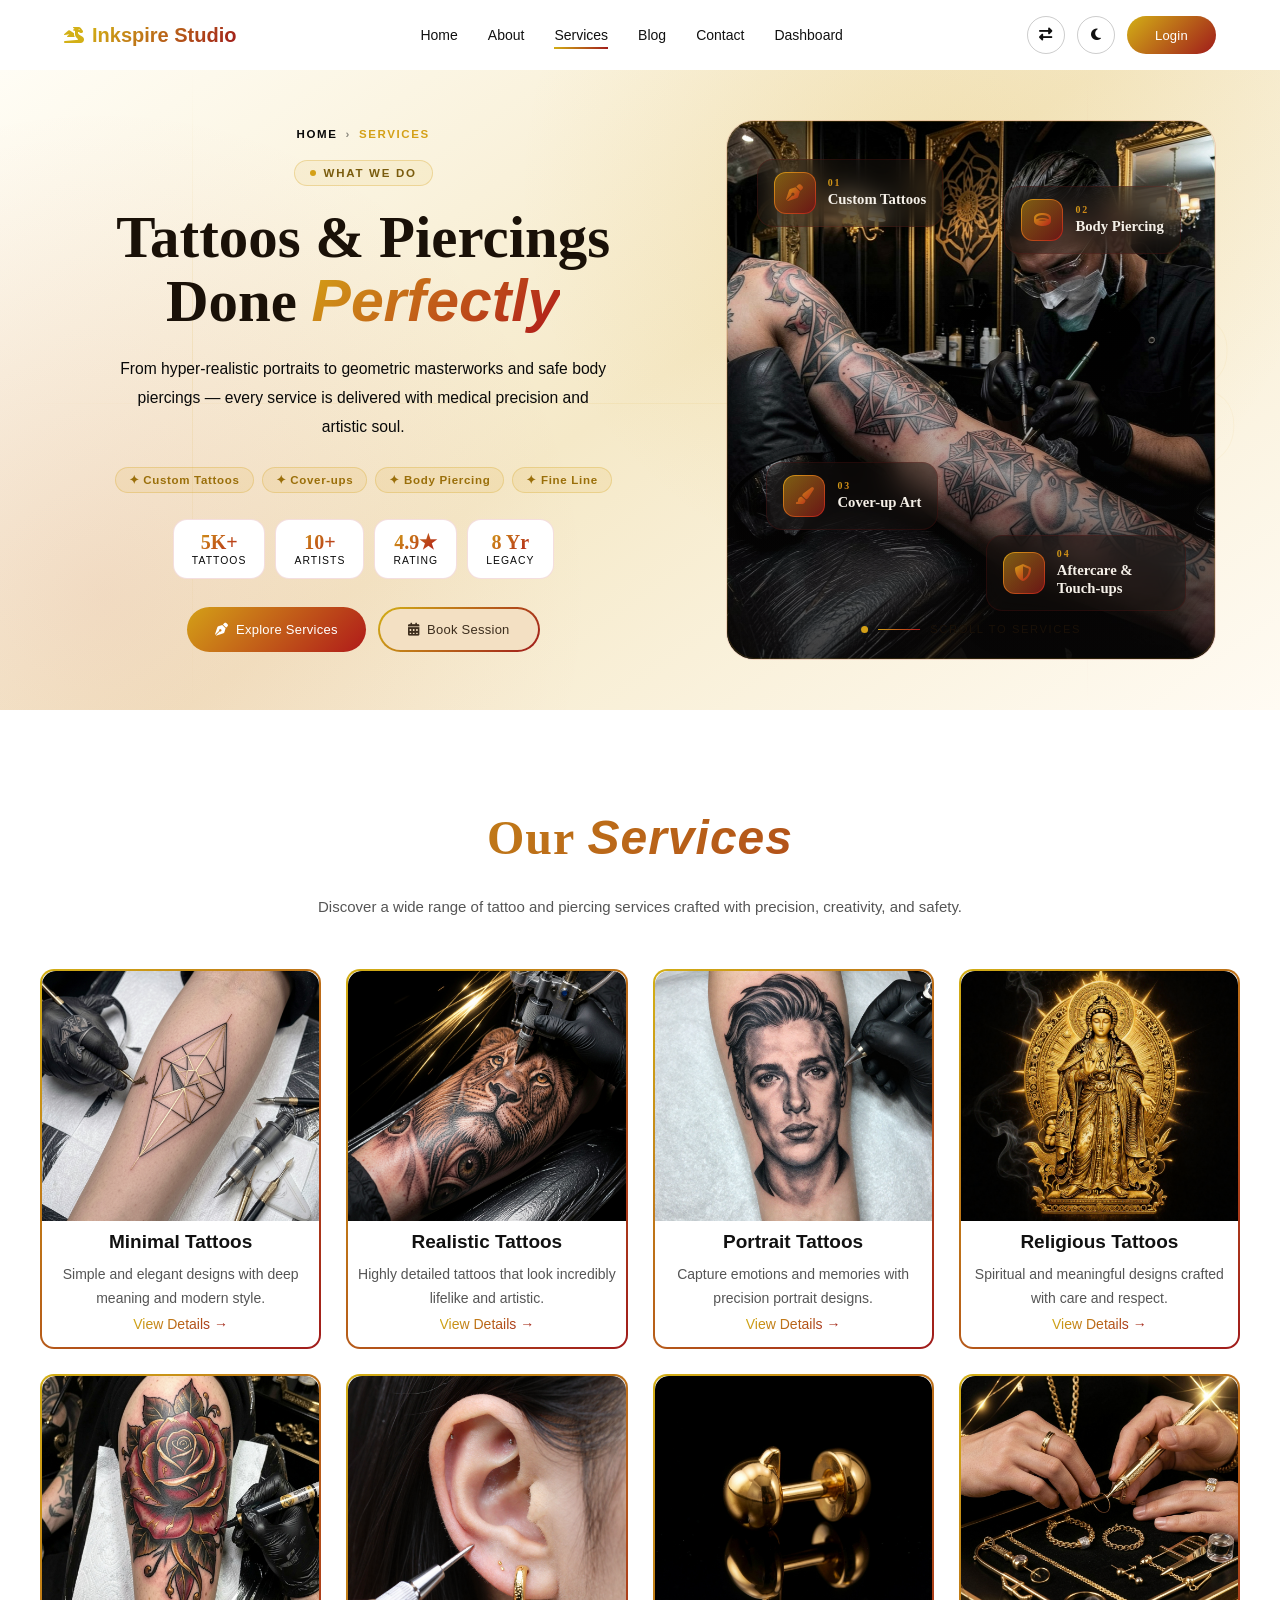
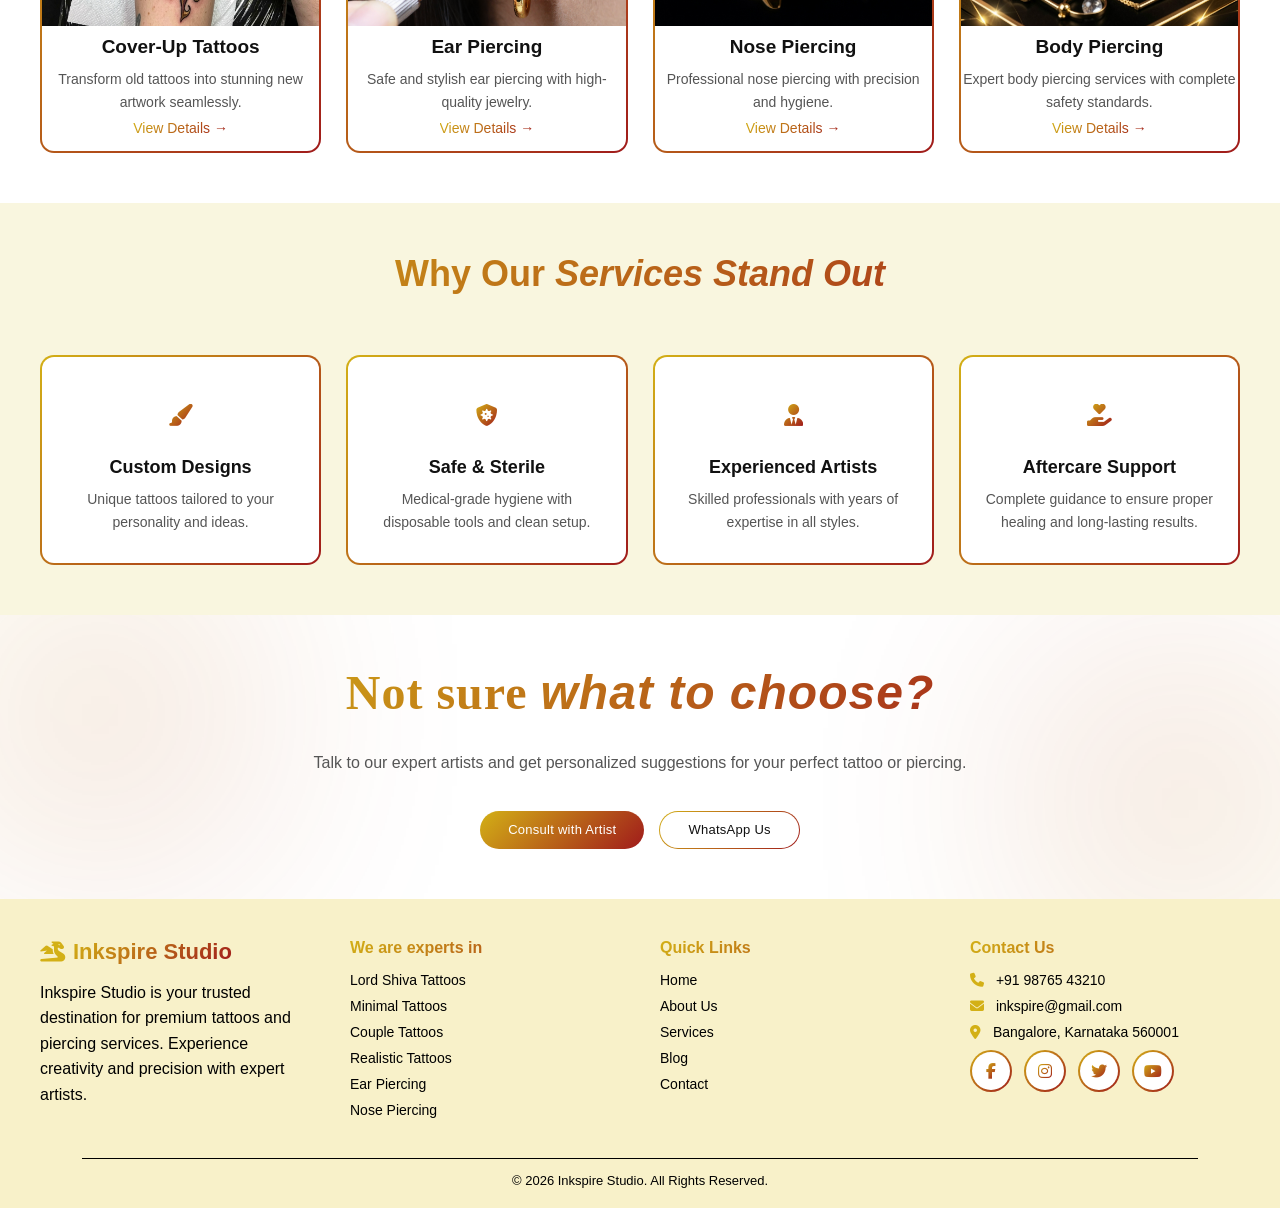
<file: services.html>
<!DOCTYPE html>
<html lang="en">
<head>
    <meta charset="UTF-8">
    <meta name="viewport" content="width=device-width, initial-scale=1.0">
    <title>Inkspire Studio Services</title>
    <link rel="icon" type="image/png" href="../Images/logo.png">
    <link rel="stylesheet" href="https://cdnjs.cloudflare.com/ajax/libs/font-awesome/6.5.1/css/all.min.css">
    <link rel="preload" href="../css/header.css" as="style">
    <link rel="stylesheet" href="services.css">
</head>
<body>
    
 <div id="header"></div>

<section id="page-hero">

  <canvas id="heroCanvas"></canvas>

  <div class="hero-dec-line hl1"></div>
  <div class="hero-dec-line hl2"></div>
  <div class="hero-dec-line hl3"></div>

  <div class="hero-bg-num">03</div>
  <div class="hero-wrapper">

    <div class="hero-left">
      <nav class="page-breadcrumb">
        <span class="bc-home">Home</span>
        <span class="bc-sep">›</span>
        <span class="bc-active">Services</span>
      </nav>

      <div class="pg-pill">
        <span class="pg-dot"></span>What We Do
      </div>

      <h1 class="page-title">
        Tattoos &amp; Piercings<br/>
        Done <em>Perfectly</em>
      </h1>

      <p class="page-sub">
        From hyper-realistic portraits to geometric masterworks and safe body piercings — every service is delivered with medical precision and artistic soul.
      </p>

      <div class="tag-row">
        <span class="svc-tag gold">✦ Custom Tattoos</span>
        <span class="svc-tag gold">✦ Cover-ups</span>
        <span class="svc-tag gold">✦ Body Piercing</span>
        <span class="svc-tag gold">✦ Fine Line</span>
      </div>

      <div class="stat-row">
        <div class="stat-chip">
          <div class="sc-num">5K+</div>
          <div class="sc-lbl">Tattoos</div>
        </div>
        <div class="stat-chip">
          <div class="sc-num">10+</div>
          <div class="sc-lbl">Artists</div>
        </div>
        <div class="stat-chip">
          <div class="sc-num">4.9★</div>
          <div class="sc-lbl">Rating</div>
        </div>
        <div class="stat-chip">
          <div class="sc-num">8 Yr</div>
          <div class="sc-lbl">Legacy</div>
        </div>
      </div>

      <div class="hero-cta-row">
        <button class="btn-primary">
          <i class="fas fa-pen-nib"></i> Explore Services
        </button>
        <button class="btn-secondary">
          <i class="fas fa-calendar-alt"></i> Book Session
        </button>
      </div>
    </div>
    <div class="hero-right">

      <img class="hero-showcase-img" src="../Images/sbg.png" alt="Tattoo artist at work">

      <div class="float-badge fb-1">
        <div class="fb-icon"><i class="fas fa-pen-nib"></i></div>
        <div>
          <span class="fb-num">01</span>
          <h3 class="fb-title">Custom Tattoos</h3>
        </div>
      </div>

      <div class="float-badge fb-2">
        <div class="fb-icon"><i class="fas fa-ring"></i></div>
        <div>
          <span class="fb-num">02</span>
          <h3 class="fb-title">Body Piercing</h3>
        </div>
      </div>

      <div class="float-badge fb-3">
        <div class="fb-icon"><i class="fas fa-paint-brush"></i></div>
        <div>
          <span class="fb-num">03</span>
          <h3 class="fb-title">Cover-up Art</h3>
        </div>
      </div>

      <div class="float-badge fb-4">
        <div class="fb-icon"><i class="fas fa-shield-halved"></i></div>
        <div>
          <span class="fb-num">04</span>
          <h3 class="fb-title">Aftercare &amp; Touch-ups</h3>
        </div>
      </div>

      <div class="scroll-cue">
        <div class="scroll-dot"></div>
        <div class="scroll-line"></div>
        <span>Scroll to Services</span>
      </div>

    </div>
  </div>
</section>

<script>
(function(){
  const canvas = document.getElementById('heroCanvas');
  const ctx = canvas.getContext('2d');
  const section = canvas.parentElement;
  let particles = [];
  let dpr = window.devicePixelRatio || 1;

  function particleCount(){
    const w = window.innerWidth;
    if (w <= 360) return 14;
    if (w <= 768) return 22;
    if (w <= 1024) return 30;
    if (w <= 1280) return 38;
    return 46;
  }

  function resize(){
    dpr = window.devicePixelRatio || 1;
    const w = section.offsetWidth;
    const h = section.offsetHeight;
    canvas.width = w * dpr;
    canvas.height = h * dpr;
    canvas.style.width = w + 'px';
    canvas.style.height = h + 'px';
    ctx.setTransform(dpr,0,0,dpr,0,0);
    initParticles();
  }

  function initParticles(){
    const w = section.offsetWidth;
    const h = section.offsetHeight;
    const count = particleCount();
    particles = [];

    for(let i=0;i<count;i++){
      const isGold = Math.random() > 0.45;
      particles.push({
        x: Math.random()*w,
        y: Math.random()*h,
        r: Math.random()*5+1.5,
        speedY: Math.random()*0.4+0.12,
        wobble: Math.random()*Math.PI*2,
        wobbleSpeed: Math.random()*0.022+0.006,
        wobbleAmp: Math.random()*0.7+0.25,
        color: isGold ? '212,160,23' : '176,26,26',
        alpha: Math.random()*0.28+0.06
      });
    }
  }

  function animate(){
    const w = section.offsetWidth;
    const h = section.offsetHeight;
    ctx.clearRect(0,0,w,h);

    particles.forEach(p=>{
      p.y -= p.speedY;
      p.wobble += p.wobbleSpeed;
      p.x += Math.sin(p.wobble)*p.wobbleAmp;

      if(p.y < -p.r*2){
        p.y = h + p.r*2;
        p.x = Math.random()*w;
      }
      if(p.x < -p.r*2) p.x = w + p.r*2;
      if(p.x > w + p.r*2) p.x = -p.r*2;

      ctx.beginPath();
      ctx.arc(p.x,p.y,p.r,0,Math.PI*2);
      ctx.fillStyle = `rgba(${p.color},${p.alpha})`;
      ctx.fill();
    });

    requestAnimationFrame(animate);
  }

  let resizeTimer;
  window.addEventListener('resize', ()=>{
    clearTimeout(resizeTimer);
    resizeTimer = setTimeout(resize, 150);
  });

  resize();
  animate();
})();
</script>
<section class="services">

  <div class="services-container">

    <h2 class="section-title">Our <em>Services</em></h2>

    <p class="services-subtitle">
      Discover a wide range of tattoo and piercing services crafted with precision, creativity, and safety.
    </p>

    <div class="services-grid">

      
      <div class="service-card">
        <div class="ico-box">
  <img src="../Images/service1.png" alt="Pen Icon">
</div>
        <h3>Minimal Tattoos</h3>
        <p>Simple and elegant designs with deep meaning and modern style.</p>
         <a href="servicedetails1.html" class="blog-link">  View Details →</a>
      </div>

      <div class="service-card">
        <div class="ico-box">
  <img src="../Images/service2.png" alt="Pen Icon">
</div>
        <h3>Realistic Tattoos</h3>
        <p>Highly detailed tattoos that look incredibly lifelike and artistic.</p>
        <a href="servicedetails1.html" class="blog-link">  View Details →</a>
      </div>

      <div class="service-card">
        <div class="ico-box">
  <img src="../Images/service3.png" alt="Pen Icon">
</div>
        <h3>Portrait Tattoos</h3>
        <p>Capture emotions and memories with precision portrait designs.</p>
         <a href="servicedetails1.html" class="blog-link">  View Details →</a>
      </div>

      <div class="service-card">
       <div class="ico-box">
  <img src="../Images/service4.png" alt="Pen Icon">
</div>
        <h3>Religious Tattoos</h3>
        <p>Spiritual and meaningful designs crafted with care and respect.</p>
        <a href="servicedetails1.html" class="blog-link">  View Details →</a>
      </div>

      <div class="service-card">
       <div class="ico-box">
  <img src="../Images/service5.png" alt="Pen Icon">
</div>
        <h3>Cover-Up Tattoos</h3>
        <p>Transform old tattoos into stunning new artwork seamlessly.</p>
        <a href="servicedetails1.html" class="blog-link">  View Details →</a>
      </div>

      
      <div class="service-card">
        <div class="ico-box">
  <img src="../Images/service6.png" alt="Pen Icon">
</div>
        <h3>Ear Piercing</h3>
        <p>Safe and stylish ear piercing with high-quality jewelry.</p>
        <a href="servicedetails1.html" class="blog-link">  View Details →</a>
      </div>

      <div class="service-card">
       <div class="ico-box">
  <img src="../Images/service7.png" alt="Pen Icon">
</div>
        <h3>Nose Piercing</h3>
        <p>Professional nose piercing with precision and hygiene.</p>
        <a href="servicedetails1.html" class="blog-link">  View Details →</a>
      </div>

      <div class="service-card">
       <div class="ico-box">
  <img src="../Images/service8.png" alt="Pen Icon">
</div>
        <h3>Body Piercing</h3>
        <p>Expert body piercing services with complete safety standards.</p>
        <a href="servicedetails1.html" class="blog-link">  View Details →</a>
      </div>

    </div>

  </div>

</section>
<section class="highlights">

  <div class="highlights-container">

    <h2 class="highlights-title">Why Our <em>Services Stand Out</em></h2>

    <div class="highlights-grid">

      <div class="highlight-card">
        <div class="icon-box">
          <i class="fas fa-paint-brush"></i>
        </div>
        <h3>Custom Designs</h3>
        <p>Unique tattoos tailored to your personality and ideas.</p>
      </div>

      <div class="highlight-card">
        <div class="icon-box">
          <i class="fas fa-shield-virus"></i>
        </div>
        <h3>Safe & Sterile</h3>
        <p>Medical-grade hygiene with disposable tools and clean setup.</p>
      </div>

      <div class="highlight-card">
        <div class="icon-box">
          <i class="fas fa-user-tie"></i>
        </div>
        <h3>Experienced Artists</h3>
        <p>Skilled professionals with years of expertise in all styles.</p>
      </div>

      <div class="highlight-card">
        <div class="icon-box">
          <i class="fas fa-hand-holding-heart"></i>
        </div>
        <h3>Aftercare Support</h3>
        <p>Complete guidance to ensure proper healing and long-lasting results.</p>
      </div>

    </div>

  </div>

</section>
<section class="cta">

  <div class="cta-container">

    <h2 class="cta-title">Not sure <em>what to choose?</em></h2>

    <p class="cta-subtitle">
      Talk to our expert artists and get personalized suggestions for your perfect tattoo or piercing.
    </p>

    <div class="cta-buttons">
      <a href="contact.html" class="btn primary">Consult with Artist</a>
      <a href="https://wa.me/919000000000" target="_blank" class="btn secondary">
        WhatsApp Us
      </a>
    </div>

  </div>

</section>

<div id="footer"></div>
<script src="../js/components.js"></script>
</body>
</html>
</file>
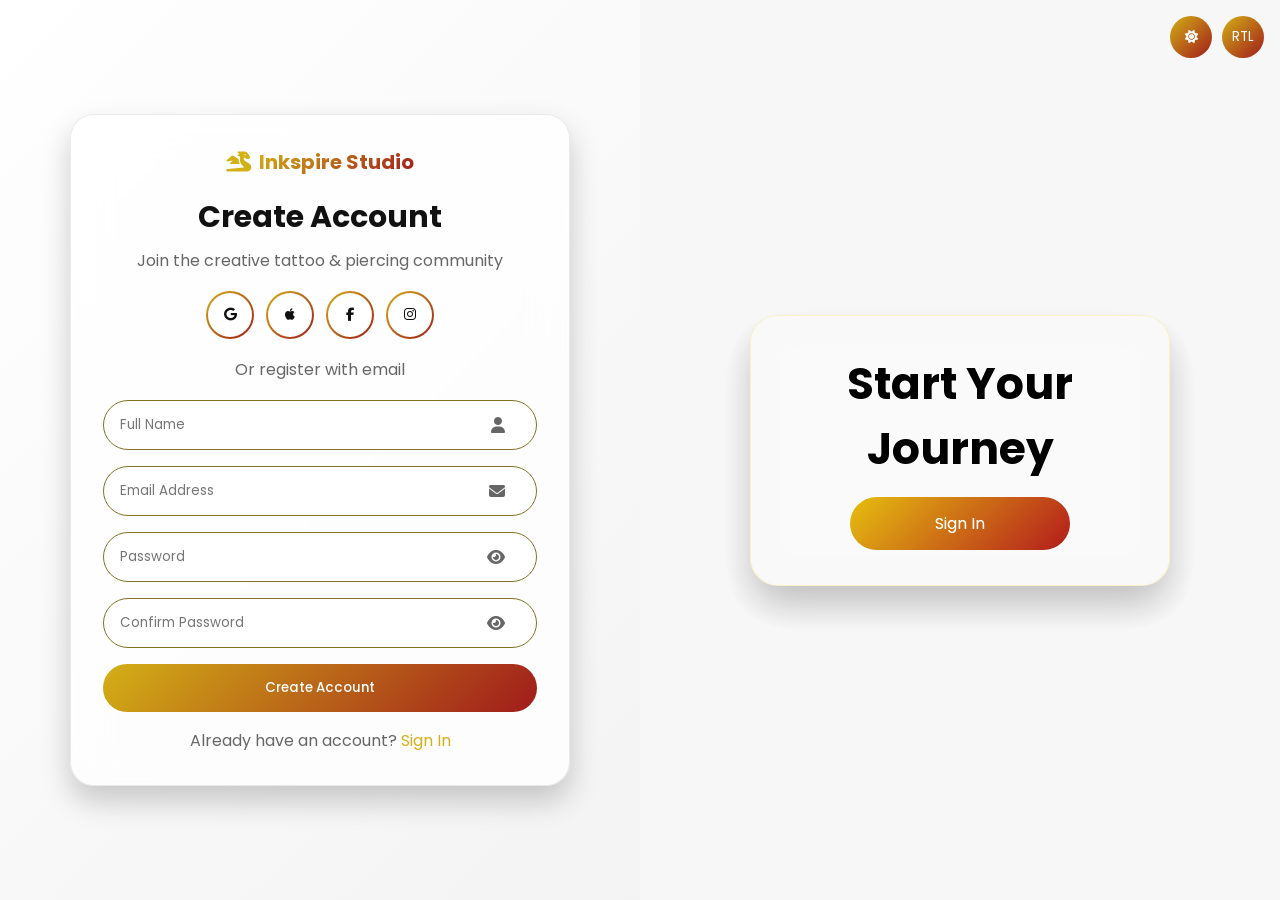
<file: signup.html>
<!DOCTYPE html>
<html lang="en">
<head>
  <meta charset="UTF-8">
  <meta name="viewport" content="width=device-width, initial-scale=1.0">
  <title> Inkspire Studio Register</title>
<link rel="icon" type="image/png" href="../Images/logo.png">
  
  <link href="https://fonts.googleapis.com/css2?family=Poppins:wght@300;400;500;600;700&display=swap" rel="stylesheet">

  
  <link rel="stylesheet" href="https://cdnjs.cloudflare.com/ajax/libs/font-awesome/6.5.0/css/all.min.css">

  <link rel="stylesheet" href="signup.css"> 
</head>
<body>


  <div class="page-controls">
    <button id="themeBtn" class="control-btn">
      <i class="fas fa-moon"></i>
    </button>

    <button id="rtlBtn" class="control-btn">
      RTL
    </button>
  </div>

  <section class="auth-layout">

    
    <div class="auth-left">
      <div class="form-container">

        <a href="index.html" class="logo">
          <i class="fa-solid fa-dragon logo-icon"></i>
          <h2>Inkspire Studio</h2>
        </a>

        <h1>Create Account</h1>
        <p class="subtitle">Join the creative tattoo & piercing community</p>

        <div class="social-login">
          <button><i class="fab fa-google"></i></button>
          <button><i class="fab fa-apple"></i></button>
          <button><i class="fab fa-facebook-f"></i></button>
          <button><i class="fab fa-instagram"></i></button>
        </div>

        <p class="divider-text">Or register with email</p>

        <form>

          <div class="input-group">
            <input type="text" placeholder="Full Name">
            <span><i class="fas fa-user"></i></span>
          </div>

          <div class="input-group">
            <input type="email" placeholder="Email Address">
            <span><i class="fas fa-envelope"></i></span>
          </div>

          <div class="input-group">
            <input type="password" id="password" placeholder="Password">
            <span id="togglePassword">
              <i class="fas fa-eye"></i>
            </span>
          </div>

          <div class="input-group">
            <input type="password" id="confirmPassword" placeholder="Confirm Password">
            <span id="toggleConfirmPassword">
              <i class="fas fa-eye"></i>
            </span>
          </div>

          <button class="btn primary auth-btn">Create Account</button>

        </form>

        <p class="bottom-link">
          Already have an account?
          <a href="login.html">Sign In</a>
        </p>

      </div>
    </div>

    
    <div class="auth-right">
      <div class="right-content">
        <h2>Start Your Journey</h2>
        <a href="login.html" class="signup-btn">Sign In</a>
      </div>
    </div>

  </section>
<script>
const body = document.body;
const themeBtn = document.getElementById("themeBtn");
const rtlBtn = document.getElementById("rtlBtn");

const password = document.getElementById("password");
const confirmPassword = document.getElementById("confirmPassword");

const togglePassword = document.getElementById("togglePassword");
const toggleConfirmPassword = document.getElementById("toggleConfirmPassword");

const savedTheme = localStorage.getItem("theme");

if (savedTheme === "dark") {
  body.classList.add("dark-mode");
  themeBtn.innerHTML = '<i class="fas fa-moon"></i>';
} else {
  body.classList.remove("dark-mode");
  themeBtn.innerHTML = '<i class="fas fa-sun"></i>';
}

themeBtn.addEventListener("click", () => {
  body.classList.toggle("dark-mode");

  if (body.classList.contains("dark-mode")) {
    localStorage.setItem("theme", "dark");
    themeBtn.innerHTML = '<i class="fas fa-moon"></i>';
  } else {
    localStorage.setItem("theme", "light");
    themeBtn.innerHTML = '<i class="fas fa-sun"></i>';
  }
});

rtlBtn.addEventListener("click", () => {
  document.documentElement.dir =
    document.documentElement.dir === "rtl" ? "ltr" : "rtl";
});

togglePassword.addEventListener("click", () => {
  password.type =
    password.type === "password" ? "text" : "password";

  togglePassword.innerHTML =
    password.type === "password"
      ? '<i class="fas fa-eye"></i>'
      : '<i class="fas fa-eye-slash"></i>';
});
toggleConfirmPassword.addEventListener("click", () => {
  confirmPassword.type =
    confirmPassword.type === "password" ? "text" : "password";

  toggleConfirmPassword.innerHTML =
    confirmPassword.type === "password"
      ? '<i class="fas fa-eye"></i>'
      : '<i class="fas fa-eye-slash"></i>';
});
</script>


</body>
</html>
</file>
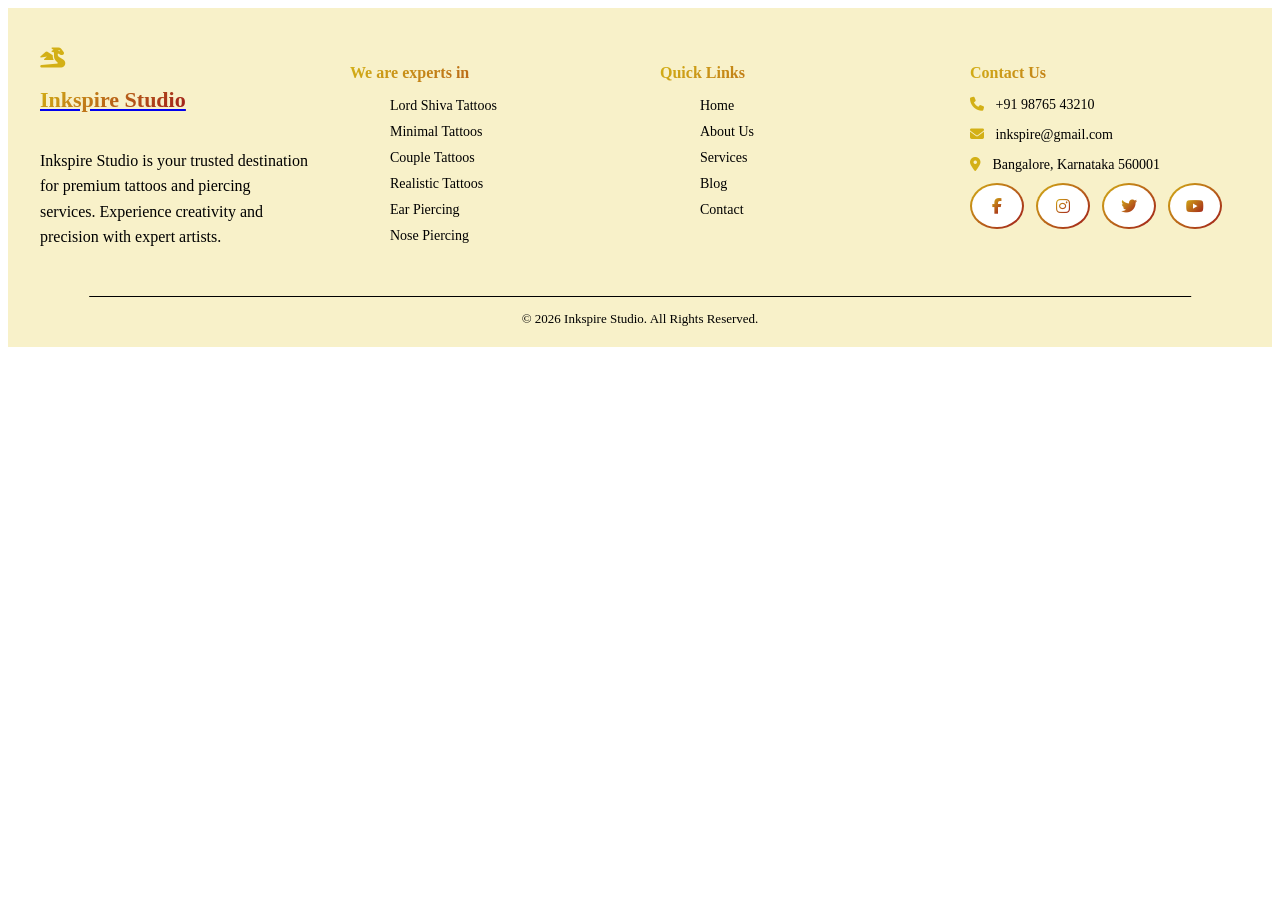
<file: components/footer.html>
<!DOCTYPE html>
<html lang="en">
<head>
    <meta charset="UTF-8">
    <meta name="viewport" content="width=device-width, initial-scale=1.0">
    <title>Footer</title>
    <link rel="stylesheet" href="https://cdnjs.cloudflare.com/ajax/libs/font-awesome/6.5.1/css/all.min.css">
    <link rel="stylesheet" href="../css/footer.css">
</head>
<body>
<footer class="customFooter">

  <div class="footerContainer">

    <div class="footerWrapper">

      
      <div class="footerCol">
        <div class="footerLogo">
          <a href="index.html" class="logo">
  <i class="fa-solid fa-dragon logo-icon"></i>
  <h2>Inkspire Studio</h2>
</a>
        </div>

        <p class="footerText">
          Inkspire Studio is your trusted destination for premium tattoos and piercing services. Experience creativity and precision with expert artists.
        </p>
      </div>

      
      <div class="footerCol">
        <h3 class="footerHeading">We are experts in</h3>
        <ul class="footerList">
          <li>Lord Shiva Tattoos</li>
          <li>Minimal Tattoos</li>
          <li>Couple Tattoos</li>
          <li>Realistic Tattoos</li>
          <li>Ear Piercing</li>
          <li>Nose Piercing</li>
        </ul>
      </div>

      
      <div class="footerCol">
        <h3 class="footerHeading">Quick Links</h3>
        <ul class="footerList">
          <li><a href="index.html">Home</a></li>
          <li><a href="aboutus.html">About Us</a></li>
          <li><a href="services.html">Services</a></li>
          <li><a href="blog.html">Blog</a></li>
          <li><a href="contact.html">Contact</a></li>
        </ul>
      </div>

      
      <div class="footerCol">
        <h3 class="footerHeading">Contact Us</h3>
        <div class="footerList">
          <p><i class="fa-solid fa-phone"></i> +91 98765 43210</p>
          <p><i class="fa-solid fa-envelope"></i> inkspire@gmail.com</p>
          <p>
            <i class="fa-solid fa-location-dot"></i>
            Bangalore, Karnataka 560001
          </p>
          <div class="footerSocials">
  <a href="#"><i class="fab fa-facebook-f"></i></a>
  <a href="#"><i class="fab fa-instagram"></i></a>
  <a href="#"><i class="fab fa-twitter"></i></a>
  <a href="#"><i class="fab fa-youtube"></i></a>
</div>
        </div>
      </div>

    </div>

  </div>

  <div class="footerBottom">
    © 2026 Inkspire Studio. All Rights Reserved.
  </div>

</footer>
    
</body>
</html>
</file>
<file: css/header.css>
:root{
  --primary:#d3b016;
  --secondary:#a01b1b;

  --bg-header:#272525;
  --text-header:#fff;
}


body:not(.dark-mode){
  --bg-header:#ffffff;
  --text-header:#111;
}


*{
  margin:0;
  padding:0;
  box-sizing:border-box;
  font-family:"Segoe UI",sans-serif;
}

body{
  transition:0.3s;
}

.header{
  position:fixed;
  top:0;
  left:50%;
  transform:translateX(-50%);
  width:100%;

  height:70px;
  display:flex;
  align-items:center;
  justify-content:space-between;
  padding:0 5%;
  background:var(--bg-header);
  color:var(--text-header);
  z-index:1000;
}

.logo{
  display:flex;
  align-items:center;
  gap:8px;
  text-decoration:none;
  display:flex;
  align-items:center;
  justify-content:center;
  gap:8px;
}

.logo-icon{
  color:var(--primary);
}


.logo h2{
  font-size:20px;
  background:linear-gradient(135deg,var(--primary),var(--secondary));
  -webkit-background-clip:text;
   background-clip: text;
  -webkit-text-fill-color:transparent;
}

.header-loading{
  visibility:hidden;
  opacity:0;
}

.header-loaded{
  visibility:visible;
  opacity:1;
  transition:opacity 0.25s ease;
}

.nav-links{
  display:flex;
  gap:30px;
  list-style:none;
}

.nav-links li{
  position:relative;
}

.nav-links a{
  text-decoration:none;
  color:var(--text-header);
  font-size:14px;
  display:flex;
  align-items:center;
  justify-content:space-between;
  width:100%;
  transition:0.3s;
}


.nav-links a:hover{
  background:linear-gradient(135deg,var(--primary),var(--secondary));
  -webkit-background-clip:text;
   background-clip: text;
  -webkit-text-fill-color:transparent;
}


.nav-links a.active::after{
  content:"";
  position:absolute;
  bottom:-6px;
  left:0;
  width:100%;
  height:2px;
  background:linear-gradient(135deg,var(--primary),var(--secondary));
}


.dropdown-menu{
  position:absolute;
  top:100%;
  left:0;
  background:var(--bg-header);
  list-style:none;
  padding:10px 0;
  min-width:160px;
  border-radius:6px;
  opacity:0;
  visibility:hidden;
  transform:translateY(10px);
  transition:0.3s;
}
.dropdown-menu a{
  display:inline-block;
  width:fit-content;
  position:relative;
}

.dropdown:hover .dropdown-menu{
  opacity:1;
  visibility:visible;
  transform:translateY(0);
}


.dropdown-menu.show{
  display:block;
  opacity:1;
  visibility:visible;
  transform:translateY(0);
}

.dropdown-menu li{
  padding:8px 20px;
}


.header-actions{
  display:flex;
  align-items:center;
  gap:12px;
}


.icon-btn{
  width:38px;
  height:38px;
  border-radius:50%;
  border:1px solid rgba(255,255,255,0.3);
  display:flex;
  align-items:center;
  justify-content:center;
  background:transparent;
  color:var(--text-header);
  cursor:pointer;
  transition:0.3s;
}

body:not(.dark-mode) .icon-btn{
  border:1px solid rgba(0,0,0,0.2);
}
.icon-btn,
.btn{
  height:38px;              
  display:flex;
  align-items:center;
  justify-content:center;
}

.icon-btn{
  width:38px;
  border-radius:50%;
}


.btn{
  padding:0 18px;           
  border-radius:25px;
  font-size:13px;
}
.icon-btn:hover{
  border-color:var(--primary);
  color:var(--primary);
}


.btn{
 
  padding:15px 28px;
  border:none;
  border-radius:30px;
  cursor:pointer;

  background:var(--grad);
  color:#fff;

  font-family:'Outfit',sans-serif;
  font-size:13px;
  font-weight:400;
  letter-spacing:.02em;
  text-decoration:none;

  display:inline-flex;
  align-items:center;
  justify-content:center;
  gap:8px;

  transition:all .3s ease;
}


.btn.primary{
  display:inline-flex;
  align-items:center;
  justify-content:center;

  background:linear-gradient(135deg,var(--primary),var(--secondary));
  color:#fff;
  text-align:center;
  line-height:1;
}

.btn.primary:hover{
  transform:translateY(-3px);
  box-shadow:
    0 8px 20px rgba(211,176,22,.25),
    0 8px 20px rgba(160,27,27,.20);
}

.btn.secondary{
  border:1px solid transparent;
  background:
    linear-gradient(var(--bg-header),var(--bg-header)) padding-box,
    linear-gradient(135deg,var(--primary),var(--secondary)) border-box;
  color:var(--text-header);
}

.btn.secondary:hover{
  background:
    linear-gradient(135deg,var(--primary),var(--secondary)) padding-box,
    linear-gradient(135deg,var(--primary),var(--secondary)) border-box;
  color:#fff;
}


.menu-toggle{
  display:none;
  font-size:22px;
  cursor:pointer;
}


.mobile-auth{
  display:none;
}


body.rtl{
  direction:rtl;
}

body.rtl .header{
  flex-direction:row-reverse;
}


@media(max-width:480px){

  .header{
    height:60px;
    padding:0 15px;
  }

  .menu-toggle{
    display:block;
  }

  .nav-links{
    position:absolute;
    top:60px;
    left:0;
    width:100%;
    flex-direction:column;
    background:var(--bg-header);
    display:none;
    padding:20px;
    gap:15px;
  }

  .nav-links.active{
    display:flex;
  }

.nav-links a{
    display: inline-block;
    width: fit-content;
    position: relative;
}
  .dropdown-menu{
    position:static;
    display:none;
    padding-left:15px;
  }

  .mobile-auth{
    display:block;
  }

  .mobile-auth a{
    display:block;
    margin-top:10px;
    text-align:center;
  }

  .header-actions .btn{
    display:none;
  }
  .nav-links a.active::after{
    width:100%;
    left:0;
}
}


@media(max-width:768px){
  .nav-links{ gap:20px; }
}


@media(max-width:1024px){
  .nav-links{ gap:25px; }
}
</file>
<file: aboutus.css>
* {
  margin: 0;
  padding: 0;
  box-sizing: border-box;
  font-family: "Segoe UI", sans-serif;
}

body {
  background-color: #ffffff;
  color: #000000;
  transition: background 0.3s ease, color 0.3s ease;
}


:root{
  --hero-text:#000000;
  --hero-overlay:rgba(255,255,255,0.35);
  --btn-color:#000000;
  --btn-border:#000000;
   --cta-bg:#ffffff;
  --cta-text:#222;
  --cta-muted:#666;
    --bg:      #f3e0c3;
  --bg1:     #fff;
  --bg2:     #fff8f2;
  --surface: #ffffff;
  --card:    #ffffff;
  --border:  rgba(176,26,26,.14);

  --text-h:  #1a1108;
  --text-b:  #3d2e1e;
    --text-s:#090909;

 --sbg1:#ffffff;
  --sbg2:#f9f6df;
  --gold:    #d4a017;
  --gold-l:  #f0c040;
  --red:     #b01a1a;
  --red-l:   #d42525;
  --grad:    linear-gradient(135deg,#d4a017,#b01a1a);
  --grad-r:  linear-gradient(135deg,#b01a1a,#d4a017);

}

body.dark-mode{
  --hero-text:#ffffff;
  --hero-overlay:rgba(0,0,0,0.55);
  --btn-color:#ffffff;
  --btn-border:#ffffff;
   --cta-bg:#121212;
  --cta-text:#f5f5f5;
  --cta-muted:#b5b5b5;
 --bg: #231212;
  --bg1:#101010;
  --bg2:#181818;
  --surface:#1a1a1a;
  --card:#1c1c1c;
  --border:rgba(212,160,23,.18);

  --text-h:#f5f0e8;
  --text-b:#c8bfb0;
 --text-s:#e7c5a4;

  --grad: linear-gradient(135deg,#d4a017,#b01a1a);
  
  --gold:    #d4a017;
  --gold-l:  #f0c040;
  --red:     #b01a1a;
  --red-l:   #d42525;
  --grad:    linear-gradient(135deg,#d4a017,#b01a1a);
  --grad-r:  linear-gradient(135deg,#b01a1a,#d4a017);
   --sbg1:#000000;
  --sbg2:#0a0a0a;
}

#page-hero{
  margin-top: 50px;
  background:var(--bg);
  transition:0.3s ease;
  padding: 50px 5% 50px !important;
}
.hero-left{
  display: flex;
  flex-direction: column;
  gap: 0;
  align-items: center;
  text-align: center;
}


.hero-dec-line{
  position:absolute;
  pointer-events:none;
}

.hl1{
  width:1px;height:100%;
  left:15%;
  top:0;
  background:linear-gradient(to bottom,transparent,rgba(212,160,23,.15),transparent);
}
.hl2{
  width:1px;height:100%;
  right:15%;
  top:0;
  background:linear-gradient(to bottom,transparent,rgba(176,26,26,.12),transparent);
}
.hl3{
  width:100%;height:1px;
  top:52%;
  background:linear-gradient(to right,transparent,rgba(212,160,23,.12),transparent);
}

.hero-wrapper{
  margin:auto;
  display:grid;
  grid-template-columns:1.1fr 0.9fr;
  gap:60px;
  align-items:center;
  position:relative;
  z-index:1;
}

.page-breadcrumb{
  display:flex;
  gap:8px;
  font-size:12px;
  letter-spacing:1.5px;
  text-transform:uppercase;
  color:var(--text-s);
  margin-bottom:18px;
}

.bc-active{ 
  color:var(--gold);
  font-weight:600; 
}
.bc-sep{ 
  opacity:.5;
 }


.pg-pill{
  display:inline-flex;
  align-items:center;
  gap:8px;
  padding:6px 14px;
  border-radius:999px;
  font-size:12px;
  background:rgba(212,160,23,.08);
  color:var(--text-b);
  border:1px solid var(--border);
  margin-bottom:18px;
}

.pg-dot{
  width:6px;height:6px;
  border-radius:50%;
  background:var(--gold);
}

.page-title{
  font-family:'Playfair Display', serif;
  font-size:clamp(2.4rem,5vw,4.8rem);
  font-weight:900;
  color:var(--text-h);
  line-height:1.1;
  margin-bottom:18px;
}

.page-title em{
  font-style:italic;
  background:var(--grad);
  -webkit-background-clip:text;
  background-clip: text;
  -webkit-text-fill-color:transparent;
}

.page-sub{
  max-width:520px;
  color:var(--text-s);
  font-size:1rem;
  line-height:1.8;
  margin-bottom:28px;
}

.stat-row{
  display:flex;
  gap:14px;
  flex-wrap:wrap;
  margin-bottom:28px;
}

.stat-chip{
  background:var(--surface);
  border:1px solid var(--border);
  padding:14px 18px;
  border-radius:14px;
  min-width:120px;
  text-align:center;
  transition:.25s;
}

.stat-chip:hover{
  transform:translateY(-3px);
  border-color:rgba(212,160,23,.4);
}

.sc-num{
  font-size:1.1rem;
  font-weight:700;
  color:var(--text-h);
}

.sc-lbl{
  font-size:.75rem;
  color:var(--text-s);
  letter-spacing:.08em;
  text-transform:uppercase;
}

.hero-cta-row{
  display:flex;
  gap:12px;
  flex-wrap:wrap;
}

.btn-primary{
  padding:13px 28px;
  border:none;
  border-radius:30px;
  cursor:pointer;

  background:var(--grad);
  color:#fff;

  font-family:'Outfit',sans-serif;
  font-size:13px;
  font-weight:400;
  letter-spacing:.02em;
  text-decoration:none;

  display:inline-flex;
  align-items:center;
  justify-content:center;
  gap:8px;

  transition:all .3s ease;
}

.btn-primary:hover{
  transform:translateY(-3px);
  box-shadow:
    0 8px 20px rgba(211,176,22,.25),
    0 8px 20px rgba(160,27,27,.20);
}


.btn-secondary{
  padding:13px 28px;
  border:2px solid transparent;
  border-radius:30px;
  cursor:pointer;

  background:
    linear-gradient(var(--bg), var(--bg)) padding-box,
    linear-gradient(135deg,#d3b016,#a01b1b) border-box;

  color:var(--text-b);

  font-family:'Outfit',sans-serif;
  font-size:13px;
  font-weight:400;
  letter-spacing:.02em;
  text-decoration:none;

  display:inline-flex;
  align-items:center;
  justify-content:center;
  gap:8px;

  transition:all .3s ease;
}

.btn-secondary:hover{
  background:linear-gradient(135deg,#d3b016,#a01b1b);
  color:#fff;
  transform:translateY(-3px);

  box-shadow:
    0 8px 20px rgba(211,176,22,.25),
    0 8px 20px rgba(160,27,27,.20);
}
.hero-right{
  display:flex;
  flex-direction:column;
  gap:18px;
}

.info-card-grid{
  display:grid;
  grid-template-columns:1fr 1fr;
  gap:14px;
}

.info-card{
  background:var(--surface);
  border:1px solid var(--border);
  padding:18px;
  border-radius:16px;
  transition:.25s;
  position:relative;
  overflow:hidden;
}

.info-card:hover{
  border-color:rgba(212,160,23,.4);
  transform:translateY(-3px);
}

.ic-icon{
  width:40px;
  height:40px;
  border-radius:10px;
  background:rgba(212,160,23,.1);
  display:flex;
  align-items:center;
  justify-content:center;
  color:var(--gold);
  margin-bottom:10px;
}

.ic-label{
  font-size:.7rem;
  letter-spacing:.12em;
  text-transform:uppercase;
  color:var(--text-s);
}

.ic-value{
  font-weight:600;
  color:var(--text-h);
  margin-top:4px;
}

.ic-sub{
  font-size:.75rem;
  color:var(--text-s);
  margin-top:4px;
}

.scroll-cue{
  display:flex;
  align-items:center;
  gap:10px;
  font-size:.7rem;
  letter-spacing:1.5px;
  text-transform:uppercase;
  color:var(--text-s);
}

.scroll-line{
  width:40px;
  height:1px;
  background:var(--grad);
}

.scroll-dot{
  width:6px;
  height:6px;
  border-radius:50%;
  background:var(--gold);
  animation:pulse 2s infinite;
}

@keyframes pulse{
  0%,100%{transform:scale(1);opacity:.5;}
  50%{transform:scale(1.5);opacity:1;}
}

@media(max-width:992px){
  .hero-wrapper{
    grid-template-columns:1fr;
    gap:40px;
  }

  .page-sub{
    max-width:100%;
  }
}


@media(max-width:768px){
  #page-hero{
    padding:90px 22px 70px;
  }

  .info-card-grid{
    grid-template-columns:1fr;
  }

  .stat-row{
    justify-content:flex-start;
  }
}

.hero-right{
  position:relative;
  overflow:hidden;
  border-radius:28px;
  min-height:560px;
  border:1px solid var(--border);
}

.hero-right img{
  position:absolute;
  inset:0;
  width:100%;
  height:100%;
  object-fit:cover;
  display:block;
  z-index:1;
  transform-origin:center center;
  animation:heroImgFloat 9s ease-in-out infinite;
  will-change:transform;
}

@keyframes heroImgFloat{
  0%   { transform:translate3d(0,0,0) scale(1.04); }
  25%  { transform:translate3d(-1.5%,-2%,0) scale(1.06); }
  50%  { transform:translate3d(0,-3%,0) scale(1.08); }
  75%  { transform:translate3d(1.5%,-1%,0) scale(1.06); }
  100% { transform:translate3d(0,0,0) scale(1.04); }
}
.hero-right::before{
  content:'';
  position:absolute;
  inset:0;
  z-index:2;
  pointer-events:none;
  background:
    linear-gradient(180deg, var(--scrim-edge) 35%, var(--scrim) 100%),
    linear-gradient(to right, var(--scrim) 0%, transparent 25%);
}

.hero-right::after{
  content:'';
  position:absolute;
  inset:0;
  z-index:4;
  pointer-events:none;
  border-radius:28px;
  box-shadow: inset 0 0 0 1px rgba(212,160,23,.18);
}

#bubbleCanvas{
  position:absolute;
  inset:0;
  z-index:3;
  width:100%;
  height:100%;
  display:block;
  pointer-events:none;
  mix-blend-mode:screen;
}

.hero-right .scroll-cue{
  position:absolute;
  left:24px;
  bottom:24px;
  z-index:5;
  color:var(--text-h);
}

.hero-right .scroll-cue .scroll-dot{
  background:var(--gold);
}


@media(max-width:1280px){
  .hero-wrapper{
    gap:46px;
  }
  .hero-right{
    min-height:500px;
    border-radius:24px;
  }
  .hero-right::after{ border-radius:24px; }
}

@media(max-width:1024px){
  .hero-wrapper{
    grid-template-columns:1fr;
    gap:38px;
  }
  .page-sub{
    max-width:100%;
  }
  .hero-right{
    min-height:440px;
    border-radius:22px;
    order:-1;
  }
  .hero-right::after{ border-radius:22px; }
}

@media(max-width:768px){
  #page-hero{
    padding:90px 22px 70px;
  }
  .info-card-grid{
    grid-template-columns:1fr;
  }
  .stat-row{
    justify-content:flex-start;
  }
  .hero-right{
    min-height:380px;
    border-radius:18px;
  }
  .hero-right::after{ border-radius:18px; }
  .hero-right img{
    animation-duration:11s;
  }
}

@media(max-width:360px){
  #page-hero{
    padding:70px 16px 50px;
  }
  .hero-wrapper{
    gap:28px;
  }
  .hero-right{
    min-height:280px;
    border-radius:14px;
  }
  .hero-right::after{ 
    border-radius:14px;
   }
  .stat-chip{
    min-width:96px;
    padding:10px 12px;
  }
  .stat-row{
  display:flex;
  justify-content:center;
  align-items:center;
  gap:10px;
}
  .hero-cta-row{
    gap:10px;
  }
  .btn-primary, .btn-secondary{
    padding:11px 20px;
    font-size:12px;
  }
  .hero-right .scroll-cue{
    left:16px;
    bottom:16px;
    font-size:.6rem;
  }
}

.story-section{
  padding:100px 20px 50px;
  background:var(--sbg1);
}


.story-container{
  max-width:1100px;
  margin:auto;
  text-align:center;
}
#page-hero {
  position: relative;
  padding: var(--section-padding);
  overflow: hidden;
  min-height: 600px;
}

.section-title{
  font-family:'Marcellus',serif;

  font-size:clamp(2rem,4vw,3rem);

  letter-spacing:1px;

  background:linear-gradient(
    135deg,
    #d3b016,
    #a01b1b
  );

  -webkit-background-clip:text;
  background-clip:text;
  -webkit-text-fill-color:transparent;
  margin-bottom: 30px;
}


.story-wrapper{
  display:flex;
  gap:40px;
  justify-content:center;
  flex-wrap:wrap;
}


.story-timeline{
  flex:1;
  min-width:300px;
  text-align:left;
  border-left:2px solid #d3b016;
  padding-left:20px;
}

.timeline-item{
  margin-bottom:40px;
  position:relative;
}


.year{
  font-size:14px;
  font-weight:bold;
  color:#d3b016;
}


.timeline-item h3{
  font-size:20px;
  margin:5px 0;
  color:#fff;
}

body:not(.dark-mode) .timeline-item h3{
  color:#111;
}


.timeline-item p{
  font-size:14px;
  color:#ccc;
}

body:not(.dark-mode) .timeline-item p{
  color:#555;
}


.story-founder{
  flex:1;
  min-width:300px;
  padding:30px;
  border-radius:16px;

  position:relative;
  isolation:isolate;

  background:rgba(255,255,255,0.05);
  backdrop-filter:blur(10px);

  text-align:left;
  transition:0.4s ease;

  
  border:1px solid transparent;
}


.story-founder::before{
  content:"";
  position:absolute;
  inset:0;
  padding:2px;
  border-radius:inherit;

  background:linear-gradient(135deg,#d4a017,#b01a1a);

  
  -webkit-mask:
    linear-gradient(#000 0 0) content-box,
    linear-gradient(#000 0 0);
  -webkit-mask-composite:xor;
  mask-composite:exclude;

  pointer-events:none;
  z-index:-1;
}


.story-founder::after{
  content:"";
  position:absolute;
  inset:0;
  border-radius:inherit;

  background:linear-gradient(135deg,#d4a017,#b01a1a);
  opacity:0;
  filter:blur(18px);

  transition:0.4s ease;
  z-index:-2;
}


.story-founder:hover::after{
  opacity:0.35;
}

.story-founder:hover{
  transform:translateY(-5px);
}



.story-founder h3{
  margin-bottom:15px;
  color:#d3b016;
}




.story-founder p{
  font-size:15px;
  line-height:1.6;
  color:#ccc;
}

body:not(.dark-mode) .story-founder p{
  color:#555;
}


.founder-name{
  font-weight:bold;
  color:#d3b016;
  margin-bottom: 30px;
}





@media(max-width:768px){
  .section-title{
    font-size:30px;
  }

  .story-wrapper{
    flex-direction:column;
  }

  .story-timeline{
    border-left:2px solid #d3b016;
  }
}

@media(max-width:480px){
  .section-title{
    font-size:26px;
  }

  .timeline-item h3{
    font-size:18px;
  }
}


.mv-section{
  padding:50px 8%;
  background:var(--sbg2);
}


.mv-container{
  margin:auto;
  text-align:center;
}



.mv-grid{
  display: grid;
  grid-template-columns: repeat(4, 1fr);
  gap: 20px;
}


.mv-card{
  width:300px;
  border-radius:16px;

  background:rgba(255,255,255,0.05);
  backdrop-filter:blur(10px);
  border:2px solid transparent;
  background:
    linear-gradient(#1a1a1a,#1a1a1a) padding-box,
    linear-gradient(135deg,#d3b016,#a01b1b) border-box;

  text-align:center;
  transition:0.4s;
  
}

body:not(.dark-mode) .mv-card{
 background:
    linear-gradient(#ffffff,#ffffff) padding-box,
    linear-gradient(135deg,#d3b016,#a01b1b) border-box;
}

.mv-card:hover{
  transform: translateY(-10px) scale(1.05);

  box-shadow:
    0 20px 30px rgba(211,176,22,.45),
    0 35px 60px rgba(211,176,22,.25),
    0 50px 80px rgba(160,27,27,.25);
}
.mv-icon{
  width: 100%;
  height: 200px;
  display: flex;
  align-items: center;
  justify-content: center;
  border-radius: 16px 16px 0px 0px;
  
}

.mv-icon img{
  width: 100%;
  height: 200px;
  margin-top: 10px;
  margin-bottom: 10px;
  border-radius: 15px 15px 0px 0px;
}
.mv-card h3{
  font-size: 20px;
  margin-top: 10px;
  margin-bottom: 10px;

  background: linear-gradient(135deg,#d4a017,#b01a1a);
  -webkit-background-clip: text;
  background-clip: text;
  -webkit-text-fill-color: transparent;
}

.mv-card p{
  font-size:14px;
  line-height:1.6;
  color:#ccc;
}

body:not(.dark-mode) .mv-card p{
  color:#555;
}


.mv-card ul{
 list-style: none;
}

.mv-card li{
  font-size:14px;
  margin-bottom:8px;
  color:#ccc;
}

body:not(.dark-mode) .mv-card li{
  color:#555;
}
@media screen and (max-width:1024px){

  .mv-section{
    padding:40px 5%;
  }

  .mv-grid{
    grid-template-columns:repeat(2,1fr);
    gap:20px;
    justify-items:center;
  }

  .mv-card{
    max-width:100%;
  }

  .mv-icon,
  .mv-icon img{
    height:180px;
  }

  .mv-card h3{
    font-size:18px;
  }
}

@media screen and (max-width:768px){

  .mv-section{
    padding:40px 15px;
  }

  .mv-grid{
    grid-template-columns:1fr;
    gap:20px;
    justify-items:center;
  }

  .mv-card{
    width:100%;
    max-width:450px;
  }

  .mv-icon,
  .mv-icon img{
    height:220px;
  }

  .mv-card h3{
    font-size:18px;
  }

  .mv-card p,
  .mv-card li{
    font-size:14px;
    line-height:1.7;
  }
}

@media screen and (max-width:360px){

  .mv-section{
    padding:35px 12px;
  }

  .mv-card{
    width:100%;
  }

  .mv-icon,
  .mv-icon img{
    height:180px;
  }

  .mv-card h3{
    font-size:16px;
  }

  .mv-card p,
  .mv-card li{
    font-size:13px;
    padding-bottom: 15px;
  }
}
.achievements-section{
  padding:50px 20px;
  background:var(--sbg1);
}



.achievements-container{
  max-width:1100px;
  margin:auto;
  text-align:center;
}






.achievements-grid{
  display:flex;
  gap:25px;
  justify-content:center;
  flex-wrap:wrap;
}


.achievement-card{
  width:250px;
  padding:30px 20px;
  border-radius:16px;

  border:2px solid transparent;

  background:
    linear-gradient(#1a1a1a,#1a1a1a) padding-box,
    linear-gradient(135deg,#d3b016,#a01b1b) border-box;

  text-align:center;
  transition:0.4s;
}

body:not(.dark-mode) .achievement-card{
   background:
    linear-gradient(#ffffff,#ffffff) padding-box,
    linear-gradient(135deg,#d3b016,#a01b1b) border-box;
}


.icon{
  font-size:35px;
  margin-bottom:15px;
  background: linear-gradient(135deg, #d3b016, #a01b1b);
  -webkit-background-clip: text;
  -webkit-text-fill-color: transparent;
  background-clip: text;
}


.achievement-card h3{
  font-size:32px;
  color:#d3b016;
  margin-bottom:5px;
}


.achievement-card p{
  font-size:14px;
  color:#ccc;
}

body:not(.dark-mode) .achievement-card p{
  color:#555;
}


.achievement-card:hover{
  transform:translateY(-10px) scale(1.05);

  box-shadow:
    0 0 20px rgba(211,176,22,.45),
    0 0 40px rgba(211,176,22,.25),
    0 0 60px rgba(160,27,27,.25),
    0 20px 50px rgba(0,0,0,.35);
}


@media(max-width:768px){
  .achievement-card{
    width:45%;
  }
}

@media(max-width:480px){
  .achievement-card{
    width:100%;
  }
}



.experience-section{
  padding:50px 20px;
  background:var(--sbg2);
}


.experience-container{
  max-width:1100px;
  margin:auto;
  text-align:center;
}




.experience-grid{
  display:flex;
  gap:25px;
  justify-content:center;
  flex-wrap:wrap;
}


.experience-card{
  width:320px;
  border-radius:16px;
  overflow:hidden;

  background:rgba(255,255,255,0.05);
    border:2px solid transparent;

  background:
    linear-gradient(#1a1a1a,#1a1a1a) padding-box,
    linear-gradient(135deg,#d3b016,#a01b1b) border-box;


  transition:0.4s;
}

body:not(.dark-mode) .experience-card{
   background:
    linear-gradient(#ffffff,#ffffff) padding-box,
    linear-gradient(135deg,#d3b016,#a01b1b) border-box;
}


.experience-card img{
  width:100%;
  height:220px;
  object-fit:cover;
}


.experience-content{
  padding:20px;
  text-align:left;
}


.quote{
  font-size:14px;
  line-height:1.6;
  color:#ccc;
  margin-bottom:15px;
}

body:not(.dark-mode) .quote{
  color:#555;
}


.experience-content h4{
  margin:0;
  color:#d3b016;
}


.experience-content span{
  font-size:13px;
  color:#aaa;
}


.experience-card:hover{
    transform:translateY(-10px) scale(1.05);

  box-shadow:
    0 0 20px rgba(211,176,22,.45),
    0 0 40px rgba(211,176,22,.25),
    0 0 60px rgba(160,27,27,.25),
    0 20px 50px rgba(0,0,0,.35);
}


@media(max-width:768px){
  .experience-card{
    width:45%;
  }
}

@media(max-width:480px){
  .experience-card{
    width:100%;
  }
}



.bts-section{
  padding:50px 20px;
  background:var(--sbg1);
}



.bts-container{
  max-width:1100px;
  margin:auto;
  text-align:center;
}


.bts-subtitle{
  font-size:14px;
  color:#ccc;
  margin-bottom:50px;
}

body:not(.dark-mode) .bts-subtitle{
  color:#555;
}


.bts-grid{
  display:flex;
  gap:25px;
  justify-content:center;
  flex-wrap:wrap;
}


.bts-item{
  width:250px;
  border-radius:16px;
  overflow:hidden;
  backdrop-filter:blur(10px);
border:2px solid transparent;

  background:
    linear-gradient(#1a1a1a,#1a1a1a) padding-box,
    linear-gradient(135deg,#d3b016,#a01b1b) border-box;

  transition:0.4s;
}

body:not(.dark-mode) .bts-item{
  background:
    linear-gradient(#ffffff,#ffffff) padding-box,
    linear-gradient(135deg,#d3b016,#a01b1b) border-box;
}


.bts-item img{
  width:100%;
  height:200px;
  object-fit:cover;
  transition:0.4s;
}


.bts-item h4{
  padding:15px;
  font-size:14px;
  background: linear-gradient(135deg,#d4a017,#b01a1a);
  -webkit-background-clip: text;
  background-clip: text;
  -webkit-text-fill-color: transparent;
}


.bts-item:hover{
  transform:translateY(-10px) scale(1.05);

  box-shadow:
    0 0 20px rgba(211,176,22,.45),
    0 0 40px rgba(211,176,22,.25),
    0 0 60px rgba(160,27,27,.25),
    0 20px 50px rgba(0,0,0,.35);
}

.bts-item:hover img{
  transform:scale(1.05);
}


@media(max-width:768px){
  .bts-item{
    width:45%;
  }
}

@media(max-width:480px){
  .bts-item{
    width:100%;
  }
}



.video-section{
  padding:50px 20px;
  background: var(--sbg2);
}
.video-container{
  max-width:1000px;
  margin:auto;
  text-align:center;
}

.video-subtitle{
  font-size:14px;
  color:#ccc;
  margin-bottom:40px;
}

body:not(.dark-mode) .video-subtitle{
  color:#555;
}


.video-wrapper{
  position:relative;
  width:100%;
  padding-top:56.25%; 
  border-radius:16px;
  overflow:hidden;

  box-shadow:0 10px 25px rgba(0,0,0,0.4);
  margin-bottom:40px;
}


.video-wrapper iframe{
  position:absolute;
  top:0;
  left:0;
  width:100%;
  height:100%;
  border:none;
}


.video-highlights{
  display:flex;
  gap:20px;
  justify-content:center;
  flex-wrap:wrap;
}

.highlight{
  padding:12px 20px;
  border-radius:30px;
border:2px solid transparent;

  background:
    linear-gradient(#1a1a1a,#1a1a1a) padding-box,
    linear-gradient(135deg,#d3b016,#a01b1b) border-box;

  transition:0.4s;

  font-size:14px;
  color:#ccc;

  transition:0.3s;
}

body:not(.dark-mode) .highlight{
  background:#fff;
  color:#555;
   background:
    linear-gradient(#ffffff,#ffffff) padding-box,
    linear-gradient(135deg,#d3b016,#a01b1b) border-box;
}


.highlight:hover{
  transform:translateY(-5px);
  background:linear-gradient(135deg,#d3b016,#a01b1b);
  color:#fff;
}


@media(max-width:768px){
  .section-title{
    font-size:30px;
  }
}

@media(max-width:480px){
  .section-title{
    font-size:26px;
  }
}

.cta-section{
  padding:60px 20px;
  

  background:var(--cta-bg);

  border:1px solid rgba(211,176,22,0.15);

  text-align:center;

  transition:0.4s ease;
}

.cta-container{
  max-width:800px;
  margin:auto;
}

.cta-title{
  font-size:clamp(30px,5vw,42px);
  font-weight:700;
  line-height:1.2;

  margin-bottom:20px;

  background:linear-gradient(135deg,#d3b016,#a01b1b);
  -webkit-background-clip:text;
  background-clip:text;
  -webkit-text-fill-color:transparent;
}

.cta-text{
  font-size:16px;
  line-height:1.8;

  color:var(--cta-muted);

  margin-bottom:35px;

  transition:0.4s ease;
}
.cta-note span{
  background:linear-gradient(135deg,#d3b016,#a01b1b);
  -webkit-background-clip:text;
  background-clip:text;
  -webkit-text-fill-color:transparent;
}.cta-buttons{
  display:flex;
  justify-content:center;
  gap:18px;
  flex-wrap:wrap;
  margin-bottom:30px;
}

.cta-buttons .btn{
  padding:13px 28px;
  border-radius:30px;
  text-decoration:none;

  font-family:'Outfit',sans-serif;
  font-size:13px;
  font-weight:400;
  letter-spacing:.02em;

  display:inline-flex;
  align-items:center;
  justify-content:center;
  gap:8px;

  transition:all .3s ease;
}


.cta-buttons .primary{
  border:none;
  background:linear-gradient(135deg,#d3b016,#a01b1b);
  color:#fff;
}

.cta-buttons .primary:hover{
  transform:translateY(-3px);

  box-shadow:
    0 8px 20px rgba(211,176,22,.25),
    0 8px 20px rgba(160,27,27,.20);
}


.cta-buttons .secondary{
  border:2px solid transparent;

  background:
    linear-gradient(var(--bg), var(--bg)) padding-box,
    linear-gradient(135deg,#d3b016,#a01b1b) border-box;

  color:var(--cta-text);
}

.cta-buttons .secondary:hover{
  background:linear-gradient(135deg,#d3b016,#a01b1b);
  color:#fff;
  transform:translateY(-3px);

  box-shadow:
    0 8px 20px rgba(211,176,22,.25),
    0 8px 20px rgba(160,27,27,.20);
}


.cta-note{
  font-size:14px;
  line-height:2;

  color:var(--cta-muted);

  transition:0.4s ease;
}

@media(max-width:480px){
  .cta-title{
    font-size:28px;
  }

  .cta-buttons .btn{
    width:100%;
  }
}
</file>
<file: blog.css>
* {
  margin: 0;
  padding: 0;
  box-sizing: border-box;
  font-family: "Segoe UI", sans-serif;
}

body {
  background-color: #ffffff;
  color: #000000;
  transition: background 0.3s ease, color 0.3s ease;
}


:root {
  --bg-color: #ffffff;
  --text-color: #000000;
  --sub-text-color: #555555;
  --hero-border-color: #dddddd;
  --hero-overlay: rgba(255, 255, 255, 0.6);
    --overlay-gradient: linear-gradient(transparent, rgba(0,0,0,0.8));
  --card-bg: #f0f0f0;
   --bg:      #f3e0c3;
  --bg1:     #fff;
  --bg2:     #fff8f2;
  --surface: #ffffff;
  --card:    #ffffff;
  --border:  rgba(176,26,26,.14);
  --text-h:  #1a1108;
  --text-b:  #3d2e1e;
  --text-s:#090909;
  --nav-bg:  rgba(250,248,245,.92);
  --input-bg:#ffffff;
  --input-border: rgba(176,26,26,.2);
  --input-focus:  #b01a1a;

  
  --gold:    #d4a017;
  --gold-l:  #f0c040;
  --red:     #b01a1a;
  --red-l:   #d42525;
  --grad:    linear-gradient(135deg,#d4a017,#b01a1a);
  --grad-r:  linear-gradient(135deg,#b01a1a,#d4a017);
   --sbg1:#ffffff;
  --sbg2:#f9f6df;
    --scrim:   rgba(8,5,3,.82);
  --scrim-edge: rgba(8,5,3,.35);
 
}

body.dark-mode {
  --bg-color: #000000;
  --text-color: #ffffff;
  --sub-text-color: #cccccc;
  --hero-border-color: #333333;
  --hero-overlay: rgba(0, 0, 0, 0.6);
 --overlay-gradient: linear-gradient(transparent, rgba(0,0,0,0.9));
  --card-bg: #2a2a2a;
  
  --gold:    #d4a017;
  --gold-l:  #f0c040;
  --red:     #b01a1a;
  --red-l:   #d42525;
  --grad:    linear-gradient(135deg,#d4a017,#b01a1a);
  --grad-r:  linear-gradient(135deg,#b01a1a,#d4a017);
  --sbg1:#000000;
  --sbg2:#0a0a0a;
  --bg:      #0a0606;
  --bg1:     #101010;
  --bg2:     #383838;
  --surface: #1a1a1a;
  --card:    #181818;
  --border:  rgba(212,160,23,.18);
  --text-h:  #f5f0e8;
  --text-b:  #c8bfb0;
  --text-s:#e7c5a4;
  --nav-bg:  rgba(13,13,13,.9);
  --input-bg:#141414;
  --input-border: rgba(212,160,23,.22);
  --input-focus:  rgba(212,160,23,.7);
   --scrim:   rgba(8,5,3,.82);
  --scrim-edge: rgba(8,5,3,.35);

}


body {
    background: var(--bg-color);
    color: var(--text-color);
    transition: all 0.4s ease;
}
#page-hero{
  position:relative;
  padding:140px 40px 110px;
  background:var(--bg);
  overflow:hidden;
  transition:background .3s;
  min-height:560px;
  display:flex;
  align-items:center;
  justify-content:center;
}

.hero-bg-photo{
  position:absolute;
  inset:0;
   background-size:cover;
  background-position:center 38%;
  z-index:0;
}



.hero-canvas{
  position:absolute;
  inset:0;
  z-index:0;
  pointer-events:none;
}

.hero-dec-line{
  position:absolute;
  pointer-events:none;
  z-index:1;
}
.hl1{
  width:1px; height:100%;
  top:0; left:18%;
  background:linear-gradient(to bottom, transparent, rgba(212,160,23,0.18) 40%, transparent);
}
.hl2{
  width:1px; height:100%;
  top:0; right:18%;
  background:linear-gradient(to bottom, transparent, rgba(176,26,26,0.16) 40%, transparent);
}
.hl3{
  width:100%; height:1px;
  top:50%; left:0;
  background:linear-gradient(to right, transparent, rgba(212,160,23,0.16) 40%, transparent);
}

.hero-bg-num{
  position:absolute;
  left:50%;
  top:50%;
  transform:translate(-50%,-50%);
  font-family:'Playfair Display', serif;
  font-size:clamp(8rem, 22vw, 26rem);
  font-weight:900;
  line-height:1;
  color:transparent;
  -webkit-text-stroke:1px rgba(212,160,23,0.10);
  pointer-events:none;
  user-select:none;
  z-index:1;
  white-space:nowrap;
}

.hero-inner{
  position:relative;
  z-index:2;
  max-width:780px;
  margin:auto;
  text-align:center;
  display:flex;
  flex-direction:column;
  align-items:center;
}

.page-breadcrumb{
  display:flex;
  align-items:center;
  justify-content:center;
  gap:8px;
  margin-bottom:24px;
  font-size:0.72rem;
  font-weight:600;
  letter-spacing:1.8px;
  text-transform:uppercase;
  color:var(--text-s);
}
.page-breadcrumb .bc-home{ 
  color:var(--text-b);
}
.page-breadcrumb .bc-sep{ 
  font-size:0.55rem;
   color:var(--text-s); 
   opacity:0.5; 
  }
.page-breadcrumb .bc-active{ 
  color:var(--gold);
 }

.page-title{
  font-family:'Playfair Display', serif;
  font-size:clamp(2.6rem, 6vw, 5.2rem);
  font-weight:900;
  line-height:1.08;
  margin-bottom:22px;
  color:var(--text-h);
  transition:color 0.3s ease;
}
.page-title em{
  font-style:italic;
  background:var(--grad);
  -webkit-background-clip:text;
  background-clip:text;
  -webkit-text-fill-color:transparent;
}

.page-sub{
  font-size:1.05rem;
  color:var(--text-b);
  line-height:1.85;
  max-width:520px;
  margin:0 auto 36px;
  transition:color .3s;
}

.hero-cta-row{
  display:flex;
  gap:12px;
  flex-wrap:wrap;
  justify-content:center;
  margin-bottom:48px;
}

.btn-primary{
  padding:13px 28px;
  border:none;
  border-radius:30px;
  cursor:pointer;
  background:var(--grad);
  color:#fff;
  font-family:'Outfit',sans-serif;
  font-size:.85rem;
  font-weight:600;
  letter-spacing:.02em;
  text-decoration:none;
  display:inline-flex;
  align-items:center;
  justify-content:center;
  gap:8px;
  transition:all .3s ease;
}
.btn-primary:hover{
  transform:translateY(-3px);
  box-shadow:
    0 8px 20px rgba(212,160,23,.25),
    0 8px 20px rgba(176,26,26,.20);
}

.btn-secondary{
  padding:13px 28px;
  border:2px solid transparent;
  border-radius:30px;
  cursor:pointer;
  background:
    linear-gradient(var(--bg), var(--bg)) padding-box,
    var(--grad-r) border-box;
  color:var(--text-b);
  font-family:'Outfit',sans-serif;
  font-size:.85rem;
  font-weight:600;
  letter-spacing:.02em;
  text-decoration:none;
  display:inline-flex;
  align-items:center;
  justify-content:center;
  gap:8px;
  transition:all .3s ease;
}
.btn-secondary:hover{
  background:var(--grad-r);
  color:#fff;
  transform:translateY(-3px);
  box-shadow:
    0 8px 20px rgba(212,160,23,.25),
    0 8px 20px rgba(176,26,26,.20);
}

.scroll-cue{
  display:flex;
  align-items:center;
  justify-content:center;
  gap:12px;
  font-size:0.72rem;
  letter-spacing:1.8px;
  text-transform:uppercase;
  color:#c8bfb0;;
}
.scroll-line{
  width:42px;
  height:1px;
  background:var(--grad);
  flex-shrink:0;
}
.scroll-line.right{ order:2; }

@media (max-width: 360px){
  #page-hero{
    padding:90px 16px 60px;
    min-height:480px;
  }
  .page-title{
    font-size:2.1rem;
    margin-bottom:14px;
  }
  .page-sub{
    font-size:0.9rem;
    line-height:1.7;
    margin-bottom:24px;
  }
  .hero-cta-row{
    gap:10px;
    margin-bottom:32px;
  }
  .btn-primary,
  .btn-secondary{
    padding:11px 20px;
    font-size:0.75rem;
    width:100%;
    text-align:center;
  }
  .hero-bg-num{
    font-size:5rem;
    -webkit-text-stroke:0.6px rgba(212,160,23,0.10);
  }
  .hl1{ left:8%; }
  .hl2{ right:8%; }
  .scroll-cue{
    font-size:0.62rem;
    gap:8px;
  }
  .scroll-line{ width:24px; }
}

@media (max-width: 768px){
  #page-hero{
    padding:110px 28px 80px;
    min-height:520px;
  }
  .hero-inner{
    max-width:100%;
  }
  .page-title{
    font-size:clamp(2.4rem, 8vw, 3.4rem);
  }
  .page-sub{
    font-size:0.98rem;
    max-width:90%;
  }
  .hero-cta-row{
    justify-content:center;
    gap:12px;
  }
  .btn-primary,
  .btn-secondary{
    padding:12px 24px;
    font-size:0.8rem;
  }
  .hero-bg-num{
    font-size:clamp(6rem, 28vw, 12rem);
  }
  .hl1{ left:12%; }
  .hl2{ right:12%; }
}

@media (max-width: 1024px){
  #page-hero{
    padding:130px 32px 90px;
  }
  .hero-inner{
    max-width:680px;
  }
  .page-title{
    font-size:clamp(2.6rem, 6.5vw, 4.4rem);
  }
  .page-sub{
    max-width:480px;
  }
  .hero-bg-num{
    font-size:clamp(8rem, 20vw, 18rem);
  }
}





.blog-filter{
  padding:50px 20px; 
  background:var(--sbg1);
}

.services-container{
  max-width:1200px;
  margin:0 auto;
  text-align:center;
  display:flex;
  flex-direction:column;
  align-items:center; 
}


.section-title{
  font-family:'Marcellus',serif;

  font-size:clamp(2rem,4vw,3rem);

  letter-spacing:1px;

  background:linear-gradient(
    135deg,
    #d3b016,
    #a01b1b
  );

  -webkit-background-clip:text;
  background-clip:text;
  -webkit-text-fill-color:transparent;
  margin-bottom: 30px;
}


.search-box{
  width:100%;
  max-width:500px;
  margin-bottom:20px;
}

.search-box input{
  width:100%;
  padding:12px 18px;
  border-radius:30px;
  border:none;
  outline:none;
  font-size:14px;

  background:#222;
  color:#fff;
}


body:not(.dark-mode) .search-box input{
  background:#fff;
  color:#111;
  box-shadow:0 5px 15px rgba(0,0,0,0.08);
}


.filter-buttons{
  display:flex;
  justify-content:center;
  flex-wrap:wrap;
  gap:12px;
  margin-bottom:35px;
}

.filter-btn{
  padding:8px 18px;
  border-radius:25px;
  font-size:13px;
  border:none;
  cursor:pointer;

  background:#222;
  color:#fff;
  transition:0.3s;
}


body:not(.dark-mode) .filter-btn{
  background:#fff;
  color:#111;
  box-shadow:0 5px 10px rgba(0,0,0,0.08);
}

.filter-btn.active{
  background:linear-gradient(135deg,#d3b016,#a01b1b);
  color:#fff;
}
body:not(.dark-mode) .filter-btn.active{
  background:linear-gradient(135deg,#d3b016,#a01b1b);
  color:#fff;
}

.filter-btn:hover{
  transform:translateY(-2px);
}


.blog-grid{
  width:100%; 
  display:grid;
  grid-template-columns:repeat(3,1fr);
  gap:30px;

  justify-content:center; 
}


.blog-card{
  width:100%;
  border-radius:16px;
  overflow:hidden;
  transition:0.4s;

  background:rgba(255,255,255,0.05);
  backdrop-filter:blur(10px);
  border:2px solid transparent;

  background:
    linear-gradient(#1a1a1a,#1a1a1a) padding-box,
    linear-gradient(135deg,#d3b016,#a01b1b) border-box;

}


body:not(.dark-mode) .blog-card{
   background:
    linear-gradient(#ffffff,#ffffff) padding-box,
    linear-gradient(135deg,#d3b016,#a01b1b) border-box;
}


.blog-image{
  width:100%;
  height:220px;
  overflow:hidden;
}

.blog-image img{
  width:100%;
  height:100%;
  object-fit:cover;
  transition:0.5s;
}


.blog-content{
  padding:18px;
  text-align:left;
}

.blog-content h3{
  font-size:18px;
  margin-bottom:8px;
  color:#fff;
}

body:not(.dark-mode) .blog-content h3{
  color:#111;
}

.blog-content p{
  font-size:14px;
  color:#ccc;
}

body:not(.dark-mode) .blog-content p{
  color:#555;
}

.blog-link{
  text-decoration:none;
  font-size:14px;
  font-weight:500;
  display:inline-block;
  position:relative;
  transition:transform 0.3s ease, letter-spacing 0.3s ease;

  background:linear-gradient(135deg,#d3b016,#a01b1b);
  -webkit-background-clip:text;
  background-clip:text;
  -webkit-text-fill-color:transparent;
}

.blog-link::after{
  content:"";
  position:absolute;
  left:0;
  bottom:-4px;
  width:0;
  height:2px;
  border-radius:10px;
  transition:0.3s ease;
  background:linear-gradient(135deg,#d3b016,#a01b1b);
}

.blog-link:hover{
  transform:translateX(5px);
  letter-spacing:1px;
}

.blog-link:hover::after{
  width:100%;
}


.blog-card:hover{
   transform:translateY(-10px) scale(1.05);

  box-shadow:
    0 0 20px rgba(211,176,22,.45),
    0 0 40px rgba(211,176,22,.25),
    0 0 60px rgba(160,27,27,.25),
    0 20px 50px rgba(0,0,0,.35);
}

.blog-card:hover img{
  transform:scale(1.1);
}




@media(max-width:480px){

  .blog-filter{
    padding:60px 15px;
  }

  .section-title{
    font-size:26px;
  }

  .blog-grid{
    grid-template-columns:1fr;
    gap:20px;
  }

  .blog-image{
    height:180px;
  }
}


@media(max-width:768px){

  .blog-grid{
    grid-template-columns:repeat(2,1fr);
  }
}


@media(max-width:1024px){

  .blog-grid{
    grid-template-columns:repeat(2,1fr);
  }
}


.featured-blog{
  padding:80px 20px;
  background:var(--sbg2);
  transition:0.3s;
}


.container{
  max-width:1200px;
  margin:auto;
}


.featured-blog .container h2{
  font-family:'Marcellus',serif;

  font-size:clamp(2rem,4vw,3rem);

  letter-spacing:1px;

  background:linear-gradient(
    135deg,
    #d3b016,
    #a01b1b
  );

  -webkit-background-clip:text;
  background-clip:text;
  -webkit-text-fill-color:transparent;
  margin-bottom: 30px;
  text-align: center;
}

.featured-wrapper{
  display:grid;
  grid-template-columns:1.2fr 1fr;
  gap:40px;
  align-items:center;
  margin-bottom:60px;
}


.featured-image{
  width:100%;
  height:400px;
  border-radius:18px;
  overflow:hidden;
}

.featured-image img{
  width:100%;
  height:100%;
  object-fit:cover;
  transition:0.5s;
}

.featured-image:hover{
  box-shadow:
    0 12px 30px rgba(0,0,0,0.3),
    0 0 20px rgba(212,175,55,0.35);
}


.featured-content{
  text-align:left;
}


.service-tag{
  display:inline-block;
  padding:6px 14px;
  font-size:12px;
  border-radius:20px;
  margin-bottom:12px;

  background:linear-gradient(135deg,#d3b016,#a01b1b);
  color:#fff;
}


.featured-content h3{
  font-size:28px;
  margin-bottom:15px;
  color:#fff;
}

body:not(.dark-mode) .featured-content h3{
  color:#111;
}


.featured-content p{
  font-size:15px;
  line-height:1.7;
  margin-bottom:20px;
  color:#ccc;
}

body:not(.dark-mode) .featured-content p{
  color:#555;
}

.btn.primarys{
  padding:13px 28px;
  border:none;
  border-radius:30px;
  cursor:pointer;

  background:var(--grad);
  color:#fff;

  font-family:'Outfit',sans-serif;
  font-size:13px;
  font-weight:400;
  letter-spacing:.02em;
  text-decoration:none;

  display:inline-flex;
  align-items:center;
  justify-content:center;
  gap:8px;

  transition:all .3s ease;
}

.btn.primarys:hover{
  transform:translateY(-3px);
  box-shadow:
    0 8px 20px rgba(211,176,22,.25),
    0 8px 20px rgba(160,27,27,.20);
}


.blog-grid{
  display:grid;
  grid-template-columns:repeat(3,1fr);
  gap:30px;
}


.blog-card{
  border-radius:16px;
  overflow:hidden;
  transition:0.4s;
  background:rgba(255,255,255,0.05);
  backdrop-filter:blur(10px);
  border:2px solid transparent;

  background:
    linear-gradient(#1a1a1a,#1a1a1a) padding-box,
    linear-gradient(135deg,#d3b016,#a01b1b) border-box;
}

body:not(.dark-mode) .blog-card{
  background:
    linear-gradient(#ffffff,#ffffff) padding-box,
    linear-gradient(135deg,#d3b016,#a01b1b) border-box;
}


.blog-image{
  position:relative;
  height:220px;
  overflow:hidden;
}

.blog-image img{
  width:100%;
  height:100%;
  object-fit:cover;
  transition:0.5s;
}


.blog-tag{
  position:absolute;
  top:12px;
  left:12px;
  font-size:12px;
  padding:5px 10px;
  border-radius:20px;

  background:linear-gradient(135deg,#d3b016,#a01b1b);
  color:#fff;
}


.blog-content{
  padding:18px;
}

.blog-content h3{
  font-size:18px;
  margin-bottom:8px;
  color:#fff;
}

body:not(.dark-mode) .blog-content h3{
  color:#111;
}

.blog-content p{
  font-size:14px;
  margin-bottom:12px;
  color:#ccc;
}

body:not(.dark-mode) .blog-content p{
  color:#555;
}


.blog-card:hover{
   transform:translateY(-10px) scale(1.05);

  box-shadow:
    0 0 20px rgba(211,176,22,.45),
    0 0 40px rgba(211,176,22,.25),
    0 0 60px rgba(160,27,27,.25),
    0 20px 50px rgba(0,0,0,.35);
}

.blog-card:hover img{
  transform:scale(1.1);
}




@media(max-width:1024px){

  .featured-wrapper{
    grid-template-columns:1fr;
  }

  .blog-grid{
    grid-template-columns:repeat(2,1fr);
  }
}


@media(max-width:768px){

  .featured-blog{
    padding:60px 18px;
  }

  .section-title{
    font-size:30px;
  }

  .featured-image{
    height:280px;
  }

  .featured-content h3{
    font-size:22px;
  }

  .blog-grid{
    grid-template-columns:1fr;
  }
}


@media(max-width:480px){

  .section-title{
    font-size:24px;
  }

  .featured-image{
    height:220px;
  }

  .blog-content h3{
    font-size:16px;
  }

  .blog-content p{
    font-size:13px;
  }
}


.newsletter{
  padding:50px 20px;
  background:var(--sbg1);
  text-align:center;
}




.newsletter-text{
  max-width:600px;
  margin:0 auto 25px;
  font-size:15px;
  color:#ccc;
  line-height:1.6;
}

body:not(.dark-mode) .newsletter-text{
  color:#555;
}


.newsletter-form{
  display:flex;
  justify-content:center;
  align-items:center;
  gap:10px;
  flex-wrap:wrap;
}


.newsletter-form input{
  width:300px;
  max-width:100%;
  padding:12px 15px;
  border-radius:30px;
  border:none;
  outline:none;
  font-size:14px;

  background:#222;
  color:#fff;
}


body:not(.dark-mode) .newsletter-form input{
  background:#fff;
  color:#111;
  box-shadow:0 5px 15px rgba(0,0,0,0.08);
}
.submit-btn{
   padding:13px 28px;
  border:none;
  border-radius:30px;
  cursor:pointer;

  background:linear-gradient(135deg,#d3b016,#a01b1b);
  color:#fff;

  font-family:'Outfit',sans-serif;
  font-size:13px;
  font-weight:400;
  letter-spacing:.02em;
  text-decoration:none;

  display:inline-flex;
  align-items:center;
  justify-content:center;
  gap:8px;

  transition:all .3s ease;
}
.submit-btn:hover{
      transform:translateY(-3px);

  box-shadow:
    0 8px 20px rgba(211,176,22,.25),
    0 8px 20px rgba(160,27,27,.20);

}





@media(max-width:480px){

  .newsletter{
    padding:60px 15px;
  }

  .section-title{
    font-size:26px;
  }

  .newsletter-text{
    font-size:14px;
  }

  .newsletter-form{
    flex-direction:column;
    gap:12px;
  }

  .newsletter-form input{
    width:100%;
  }
}


@media(max-width:768px){

  .newsletter-form input{
    width:250px;
  }
}


@media(max-width:1024px){

  .newsletter-form input{
    width:280px;
  }
}
</file>
<file: blogdetails.css>
* {
  margin: 0;
  padding: 0;
  box-sizing: border-box;
  font-family: "Segoe UI", sans-serif;
}

body {
  background-color: #ffffff;
  color: #000000;
  transition: background 0.3s ease, color 0.3s ease;
}
:root {
  --bg:      #f3e0c3;
  --bg1:     #fff;
  --bg2:     #fff8f2;
  --surface: #ffffff;
  --card:    #ffffff;
  --border:  rgba(176,26,26,.14);
  --text-h:  #1a1108;
  --text-b:  #3d2e1e;
  --text-s:  #090909;
  --nav-bg:  rgba(250,248,245,.92);
  --input-bg:#ffffff;
  --input-border: rgba(176,26,26,.2);
  --input-focus:  #b01a1a;

  
  --gold:    #d4a017;
  --gold-l:  #f0c040;
  --red:     #b01a1a;
  --red-l:   #d42525;
  --grad:    linear-gradient(135deg,#d4a017,#b01a1a);
  --grad-r:  linear-gradient(135deg,#b01a1a,#d4a017);
  
}
body.dark-mode{
  

  --gold:    #d4a017;
  --gold-l:  #f0c040;
  --red:     #b01a1a;
  --red-l:   #d42525;
  --grad:    linear-gradient(135deg,#d4a017,#b01a1a);
  --grad-r:  linear-gradient(135deg,#b01a1a,#d4a017);

  --bg:      #0a0606;
  --bg1:     #101010;
  --bg2:     #383838;
  --surface: #1a1a1a;
  --card:    #181818;
  --border:  rgba(212,160,23,.18);
  --text-h:  #f5f0e8;
  --text-b:  #c8bfb0;
  --text-s:  #e7c5a4;
  --nav-bg:  rgba(13,13,13,.9);
  --input-bg:#141414;
  --input-border: rgba(212,160,23,.22);
  --input-focus:  rgba(212,160,23,.7);

}

.bd-wrap{
  font-family:'Outfit',sans-serif;
  background:var(--bg);
  position:relative;overflow:hidden;
  min-height:500px;
}
.bd-deco {
    position: absolute;
    pointer-events: none;
}


.bd-dl1 {
    width: 1px;
    height: 100%;
    top: 0;
    left: 15%;
    background: linear-gradient(
        to bottom,
        transparent,
        rgba(212, 160, 23, 0.09) 50%,
        transparent
    );
}


.bd-dl2 {
    width: 1px;
    height: 100%;
    top: 0;
    right: 15%;
    background: linear-gradient(
        to bottom,
        transparent,
        rgba(176, 26, 26, 0.07) 50%,
        transparent
    );
}


.bd-dl3 {
    width: 100%;
    height: 1px;
    top: 62%;
    background: linear-gradient(
        to right,
        transparent,
        rgba(212, 160, 23, 0.08) 60%,
        transparent
    );
}


.bd-bgnm {
    position: absolute;
    right: -1%;
    top: 50%;
    transform: translateY(-50%);

    font-family: 'Playfair Display', serif;
    font-size: clamp(9rem, 20vw, 22rem);
    font-weight: 900;

    color: transparent;
    -webkit-text-stroke: 1px rgba(212, 160, 23, 0.055);

    pointer-events: none;
    user-select: none;
    z-index: 0;
    line-height: 1;
}
.bd-strip {
    position: absolute;
    top: 0;
    left: 0;
    right: 0;

    padding: 13px 48px;
    border-bottom: 1px solid var(--border);

    display: flex;
    align-items: center;
    justify-content: space-between;

    font-size: 0.67rem;
    font-weight: 600;
    letter-spacing: 2px;
    text-transform: uppercase;

    color: var(--text-s);
    z-index: 2;
}

.bd-strip-num {
    color: var(--gold);
}

.bd-inner {
    position: relative;
    z-index: 1;

    max-width: 860px;
    margin: auto;

    padding: 72px 48px 56px;

    display: flex;
    flex-direction: column;
    align-items: flex-start;
}

.bd-bread {
    display: flex;
    align-items: center;
    gap: 8px;

    margin-top: 28px;
    margin-bottom: 18px;

    font-size: 0.69rem;
    font-weight: 600;
    letter-spacing: 1.8px;
    text-transform: uppercase;

    color: var(--text-s);
}.bd-bread .sep{
  opacity:.45;
  font-size:.55rem;
}

.bd-bread .act{
  color:var(--gold);
}

.bd-cats{
  display:flex;
  gap:8px;
  flex-wrap:wrap;

  margin-bottom:20px;
}

.bd-cat{
  padding:5px 14px;

  border-radius:30px;

  font-size:.71rem;
  font-weight:600;
  letter-spacing:1.2px;
  text-transform:uppercase;
}

.bd-cat.af{
  background:rgba(212,160,23,0.13);
  border:1px solid rgba(212,160,23,0.22);
  color:var(--gold);
}

.bd-cat.tr{
  background:rgba(176,26,26,0.10);
  border:1px solid rgba(176,26,26,0.18);
  color:var(--red);
}

.bd-title{
  font-family:'Playfair Display',serif;
  font-size:clamp(2.2rem,5.5vw,4.2rem);
  font-weight:900;

  color:var(--text-h);

  line-height:1.07;

  margin-bottom:20px;
  max-width:720px;
  
}

.bd-title em{
  font-style:italic;

  background:var(--grad);
  -webkit-background-clip:text;
  background-clip:text;
  -webkit-text-fill-color:transparent;
  justify-content:center;
  align-items:center;
  text-align:center;
}

.bd-meta-row{
  display:flex;
  align-items:center;
  flex-wrap:wrap;
  gap:4px;

  background:var(--surface);
  border:1px solid var(--border);
  border-radius:40px;

  padding:8px 8px 8px 16px;
  margin-bottom:28px;
}
.bm-avatar {
    width: 30px;
    height: 30px;
    border-radius: 50%;

    background: var(--grad);

    display: flex;
    align-items: center;
    justify-content: center;

    font-size: 0.72rem;
    font-weight: 700;
    color: #fff;

    flex-shrink: 0;
    margin-right: 8px;
}

.bm-name {
    font-size: 0.8rem;
    font-weight: 600;
    color: var(--text-h);

    margin-right: 14px;
}
.bm-sep {
    width: 1px;
    height: 14px;

    background: var(--border);

    margin: 0 10px;
    flex-shrink: 0;
}

.bm-item {
    display: flex;
    align-items: center;
    gap: 5px;

    font-size: 0.76rem;
    color: var(--text-s);
}

.bm-item svg {
    flex-shrink: 0;
}
.bm-read {
    margin-left: auto;

    padding: 6px 16px;
    border-radius: 30px;

    background: rgba(212, 160, 23, 0.14);
    border: 1px solid rgba(212, 160, 23, 0.22);

    font-size: 0.71rem;
    font-weight: 600;
    letter-spacing: 1px;
    text-transform: uppercase;

    color: var(--gold);
}

.bd-excerpt {
    max-width: 640px;

    margin-bottom: 30px;
    padding-left: 18px;

    font-size: 0.97rem;
    line-height: 1.88;
    color: var(--text-s);

    border-left: 2.5px solid var(--gold);
}
.bd-btns {
    display: flex;
    gap: 12px;
    flex-wrap: wrap;

    margin-bottom: 36px;
}
.btn-g{
  padding:13px 28px;
  border:none;
  border-radius:30px;
  cursor:pointer;

  background:var(--grad);
  color:#fff;

  font-family:'Outfit',sans-serif;
  font-size:13px;
  font-weight:400;
  letter-spacing:.02em;
  text-decoration:none;

  display:inline-flex;
  align-items:center;
  justify-content:center;
  gap:8px;

  transition:all .3s ease;
}

.btn-g:hover{
  transform:translateY(-3px);
  box-shadow:
    0 8px 20px rgba(211,176,22,.25),
    0 8px 20px rgba(160,27,27,.20);
}


.btn-o{
  padding:13px 28px;
  border:2px solid transparent;
  border-radius:30px;
  cursor:pointer;

  background:
    linear-gradient(var(--bg), var(--bg)) padding-box,
    linear-gradient(135deg,#d3b016,#a01b1b) border-box;

  color:var(--text-b);

  font-family:'Outfit',sans-serif;
  font-size:13px;
  font-weight:400;
  letter-spacing:.02em;
  text-decoration:none;

  display:inline-flex;
  align-items:center;
  justify-content:center;
  gap:8px;

  transition:all .3s ease;
}

.btn-o:hover{
  background:linear-gradient(135deg,#d3b016,#a01b1b);
  color:#fff;
  transform:translateY(-3px);

  box-shadow:
    0 8px 20px rgba(211,176,22,.25),
    0 8px 20px rgba(160,27,27,.20);
}
.bd-bottom {
    display: flex;
    align-items: center;
    flex-wrap: wrap;

    width: 100%;

    gap: 32px;
    padding-top: 24px;

    border-top: 1px solid var(--border);
}

.bd-tags {
    display: flex;
    align-items: center;
    gap: 7px;
    flex-wrap: wrap;
}

.bd-tag-lbl {
    margin-right: 4px;

    font-size: 0.67rem;
    font-weight: 600;
    letter-spacing: 1.6px;
    text-transform: uppercase;

    color: var(--text-s);
}


.bd-tag {
    padding: 4px 12px;
    border-radius: 20px;

    border: 1px solid var(--border);
    background: var(--bg2);

    font-size: 0.72rem;
    color: var(--text-b);

    cursor: pointer;

    transition:
        border-color 0.18s ease,
        color 0.18s ease;
}

.bd-tag:hover {
    border-color: var(--gold);
    color: var(--gold);
}

.bd-share {
    display: flex;
    align-items: center;
    gap: 10px;

    margin-left: auto;
}

.bd-sh-lbl {
    font-size: 0.67rem;
    font-weight: 600;
    letter-spacing: 1.6px;
    text-transform: uppercase;

    color: var(--text-s);
}


.sh-btn {
    width: 32px;
    height: 32px;
    border-radius: 50%;

    border: 1px solid var(--border);
    background: var(--bg2);

    display: flex;
    align-items: center;
    justify-content: center;

    cursor: pointer;

    transition:
        border-color 0.18s ease,
        background 0.18s ease;
}

.sh-btn:hover {
    border-color: var(--gold);
    background: rgba(212, 160, 23, 0.10);
}

.bd-progress {
    position: absolute;
    bottom: 0;
    left: 0;
    right: 0;

    height: 3px;

    background: var(--border);
}


.bd-progress-bar {
    width: 35%;
    height: 100%;

    background: var(--grad);
    border-radius: 0 2px 2px 0;
}
@media (max-width:360px){

  .bd-wrap{
    min-height:auto;
  }

  .bd-strip{
    padding:12px 16px;
    font-size:.58rem;
    letter-spacing:1px;
  }

  .bd-inner{
    padding:60px 16px 40px;
  }

  .bd-bread{
    margin-top:20px;
    flex-wrap:wrap;
    gap:6px;
  }

  .bd-title{
    font-size:2rem;
    line-height:1.15;
  }

  .bd-meta-row{
    padding:10px;
    border-radius:18px;
    gap:8px;
  }

  .bm-name{
    margin-right:0;
  }

  .bm-sep{
    display:none;
  }

  .bm-item{
    width:100%;
  }

  .bm-read{
    margin-left:0;
    margin-top:6px;
  }

  .bd-btns{
    flex-direction:column;
    width:100%;
  }

  .btn-g,
  .btn-o{
    width:100%;
    justify-content:center;
  }

  .bd-bottom{
    gap:20px;
  }

  .bd-share{
    margin-left:0;
    width:100%;
  }

  .bd-bgnm{
    font-size:7rem;
    right:-20px;
  }

  .bd-dl1,
  .bd-dl2{
    display:none;
  }
}

@media (min-width:361px) and (max-width:768px){

  .bd-strip{
    padding:14px 20px;
  }

  .bd-inner{
    padding:72px 24px 48px;
  }

  .bd-title{
    font-size:3rem;
  }

  .bd-meta-row{
    border-radius:22px;
  }

  .bm-sep{
    display:none;
  }

  .bm-item{
    width:100%;
  }

  .bm-read{
    margin-left:0;
    margin-top:8px;
  }

  .bd-btns{
    flex-wrap:wrap;
  }

  .btn-g,
  .btn-o{
    flex:1;
    justify-content:center;
  }

  .bd-bottom{
    gap:20px;
  }

  .bd-share{
    width:100%;
    margin-left:0;
  }

  .bd-bgnm{
    font-size:9rem;
    right:-10px;
  }
}
@media (min-width:769px) and (max-width:1024px){

  .bd-strip{
    padding:14px 32px;
  }

  .bd-inner{
    max-width:760px;
    padding:72px 32px 56px;
  }

  .bd-title{
    font-size:3.4rem;
  }

  .bd-bgnm{
    font-size:12rem;
  }

  .bd-bottom{
    gap:24px;
  }
}

@media (min-width:1025px) and (max-width:1280px){

  .bd-inner{
    max-width:820px;
    padding:72px 40px 56px;
  }

  .bd-title{
    font-size:3.8rem;
  }

  .bd-bgnm{
    font-size:16rem;
  }
}

.blog-intro{
  padding:60px 20px 30px;
  background:#111;
  transition:0.3s;
}


body:not(.dark-mode) .blog-intro{
  background:#fff;
}


.blog-intro-container{
  max-width:760px;
  margin:auto;
  text-align:left;
}


.intro-text{
  font-size:17px;
  line-height:1.9;
  margin-bottom:18px;
  color:#ddd;
}

body:not(.dark-mode) .intro-text{
  color:#444;
}


.intro-highlight{
  font-size:16px;
  line-height:1.7;
  padding-left:18px;
  border-left:4px solid #d3b016;

  color:#f1f1f1;
  font-weight:500;
}

body:not(.dark-mode) .intro-highlight{
  color:#222;
}




@media(max-width:480px){

  .blog-intro{
    padding:50px 15px 25px;
  }

  .intro-text{
    font-size:15px;
  }

  .intro-highlight{
    font-size:14px;
  }
}


@media(max-width:768px){

  .intro-text{
    font-size:16px;
  }
}


@media(max-width:1024px){

  .blog-intro-container{
    max-width:700px;
  }
}


.blog-main{
  padding:70px 20px;
  background:#111;
}


body:not(.dark-mode) .blog-main{
  background:#fff;
}


.blog-container{
  max-width:750px;
  margin:auto;
  text-align:left;
}


.blog-container h2{
  font-size:26px;
  margin:35px 0 10px;

  background:linear-gradient(135deg,#d3b016,#a01b1b);
  -webkit-background-clip:text;
  background-clip:text;
  -webkit-text-fill-color:transparent;
}

.blog-container h3{
  font-size:18px;
  margin:15px 0 10px;
  color:#ddd;
}

body:not(.dark-mode) .blog-container h3{
  color:#333;
}


.blog-container p{
  font-size:15px;
  line-height:1.9;
  margin-bottom:15px;
  color:#ccc;
}

body:not(.dark-mode) .blog-container p{
  color:#555;
}


.blog-container ul{
  margin-bottom:20px;
  padding-left:18px;
}

.blog-container li{
  font-size:14.5px;
  margin-bottom:8px;
  color:#bbb;
}

body:not(.dark-mode) .blog-container li{
  color:#444;
}


.content-image{
  margin:25px 0;
  border-radius:14px;
  overflow:hidden;
}

.content-image img{
  width:100%;
  height:320px;
  object-fit:cover;
}


.tip-box{
  margin:30px 0;
  padding:18px;
  border-left:4px solid #d3b016;
  background:rgba(255,255,255,0.05);
  color:#eee;
  font-size:14px;
}

body:not(.dark-mode) .tip-box{
  background:#f9f6df;
  color:#333;
}




@media(max-width:480px){

  .blog-main{
    padding:60px 15px;
  }

  .blog-container h2{
    font-size:20px;
  }

  .blog-container h3{
    font-size:16px;
  }

  .blog-container p{
    font-size:14px;
  }

  .content-image img{
    height:200px;
  }
}


@media(max-width:768px){

  .blog-container{
    max-width:680px;
  }
}


@media(max-width:1024px){

  .blog-container{
    max-width:700px;
  }
}


.blog-visual{
  padding:70px 20px;
  background:#111;
}


body:not(.dark-mode) .blog-visual{
  background:#f9f6df;
}


.blog-visual-container{
  max-width:1000px;
  margin:auto;
}


.visual-grid{
  display:grid;
  grid-template-columns:repeat(3,1fr);
  gap:20px;
  margin-bottom:40px;
}


.visual-item{
  position:relative;
  border-radius:14px;
  overflow:hidden;
}

.visual-item img{
  width:100%;
  height:260px;
  object-fit:cover;
  transition:0.4s;
}


.visual-item span{
  position:absolute;
  bottom:10px;
  left:10px;
  font-size:13px;
  padding:4px 10px;
  border-radius:20px;

  background:linear-gradient(135deg,#d3b016,#a01b1b);
  color:#fff;
}


.visual-item:hover img{
  transform:scale(1.08);
}


.takeaways-box{
  padding:25px;
  border-radius:14px;
  position:relative;

  background:
    linear-gradient(#1a1a1a,#1a1a1a) padding-box,
    linear-gradient(135deg,#d3b016,#a01b1b) border-box;
      display:flex;
  flex-direction:column;
  justify-content:center;
  align-items:center;
  text-align:center;
}


body:not(.dark-mode) .takeaways-box{
  background:
    linear-gradient(#fff,#fff) padding-box,
    linear-gradient(135deg,#d3b016,#a01b1b) border-box;
}


.takeaways-box h3{
  font-size:22px;
  margin-bottom:15px;
  color:#fff;
}

body:not(.dark-mode) .takeaways-box h3{
  color:#111;
}


.takeaways-box ul{
  list-style:none;
  padding:0;
}

.takeaways-box li{
  font-size:14.5px;
  margin-bottom:10px;
  padding-left:22px;
  position:relative;
  color:#ccc;
}

body:not(.dark-mode) .takeaways-box li{
  color:#444;
}


.takeaways-box li::before{
  content:"✔";
  position:absolute;
  left:0;
  color:#d3b016;
  font-weight:bold;
}




@media(max-width:480px){

  .blog-visual{
    padding:60px 15px;
  }

  .visual-grid{
    grid-template-columns:1fr;
  }

  .visual-item img{
    height:200px;
  }

  .takeaways-box{
    padding:20px;
  }

  .takeaways-box h3{
    font-size:18px;
  }
}


@media(max-width:768px){

  .visual-grid{
    grid-template-columns:1fr;
  }
}


@media(max-width:1024px){

  .blog-visual-container{
    max-width:900px;
  }
}


.final-cta{
  padding:90px 20px;
  background:#111;
  text-align:center;
  position:relative;
  overflow:hidden;
}


body:not(.dark-mode) .final-cta{
  background:#fff;
}


.final-cta-container{
  max-width:800px;
  margin:auto;
}


.cta-title{
font-family:'Marcellus',serif;

  font-size:clamp(2rem,4vw,3rem);

  letter-spacing:1px;

  background:linear-gradient(
    135deg,
    #d3b016,
    #a01b1b
  );

  -webkit-background-clip:text;
  background-clip:text;
  -webkit-text-fill-color:transparent;
  margin-bottom: 30px;
}


.cta-text{
  font-size:16px;
  line-height:1.7;
  margin-bottom:30px;
  color:#ccc;
}

body:not(.dark-mode) .cta-text{
  color:#555;
}


.cta-buttons{
  display:flex;
  justify-content:center;
  gap:15px;
  flex-wrap:wrap;
}

.btn.primary{
  padding:13px 28px;
  border:none;
  border-radius:30px;
  cursor:pointer;

  background:var(--grad);
  color:#fff;

  font-family:'Outfit',sans-serif;
  font-size:13px;
  font-weight:400;
  letter-spacing:.02em;
  text-decoration:none;

  display:inline-flex;
  align-items:center;
  justify-content:center;
  gap:8px;

  transition:all .3s ease;
}

.btn.primary:hover{
  transform:translateY(-3px);
  box-shadow:
    0 8px 20px rgba(211,176,22,.25),
    0 8px 20px rgba(160,27,27,.20);
}


.btn.secondary{
  padding:13px 28px;
  border:2px solid transparent;
  border-radius:30px;
  cursor:pointer;

  background:
    linear-gradient(var(--bg), var(--bg)) padding-box,
    linear-gradient(135deg,#d3b016,#a01b1b) border-box;

  color:var(--text-b);

  font-family:'Outfit',sans-serif;
  font-size:13px;
  font-weight:400;
  letter-spacing:.02em;
  text-decoration:none;

  display:inline-flex;
  align-items:center;
  justify-content:center;
  gap:8px;

  transition:all .3s ease;
}

.btn.secondary:hover{
  background:linear-gradient(135deg,#d3b016,#a01b1b);
  color:#fff;
  transform:translateY(-3px);

  box-shadow:
    0 8px 20px rgba(211,176,22,.25),
    0 8px 20px rgba(160,27,27,.20);
}

.final-cta::before{
  content:"";
  position:absolute;
  width:400px;
  height:400px;
  background:linear-gradient(135deg,#d3b016,#a01b1b);
  filter:blur(120px);
  opacity:0.15;
  top:-100px;
  left:50%;
  transform:translateX(-50%);
  z-index:0;
}


.final-cta-container{
  position:relative;
  z-index:2;
}




@media(max-width:480px){

  .final-cta{
    padding:70px 15px;
  }

  .cta-title{
    font-size:24px;
  }

  .cta-text{
    font-size:14px;
  }
}


@media(max-width:768px){

  .cta-title{
    font-size:30px;
  }
}


@media(max-width:1024px){

  .cta-title{
    font-size:32px;
  }
}
</file>
<file: contact.css>
:root {
  --bg:      #f3e0c3;
  --bg1:     #fff;
  --bg2:     #fff8f2;
  --surface: #ffffff;
  --card:    #ffffff;
  --border:  rgba(176,26,26,.14);
  --text-h:  #1a1108;
  --text-b:  #3d2e1e;
   --text-s:#090909;
  --nav-bg:  rgba(250,248,245,.92);
  --input-bg:#ffffff;
  --input-border: rgba(176,26,26,.2);
  --input-focus:  #b01a1a;
 --sbg1:#ffffff;
  --sbg2:#f9f6df;
  
  --gold:    #d4a017;
  --gold-l:  #f0c040;
  --red:     #b01a1a;
  --red-l:   #d42525;
  --grad:    linear-gradient(135deg,#d4a017,#b01a1a);
  --grad-r:  linear-gradient(135deg,#b01a1a,#d4a017);
  
}
body.dark-mode{
   --sbg1:#000000;
  --sbg2:#0a0a0a;

  --gold:    #d4a017;
  --gold-l:  #f0c040;
  --red:     #b01a1a;
  --red-l:   #d42525;
  --grad:    linear-gradient(135deg,#d4a017,#b01a1a);
  --grad-r:  linear-gradient(135deg,#b01a1a,#d4a017);

  --bg:      #0a0606;
  --bg1:     #101010;
  --bg2:     #383838;
  --surface: #1a1a1a;
  --card:    #181818;
  --border:  rgba(212,160,23,.18);
  --text-h:  #f5f0e8;
  --text-b:  #c8bfb0;
   --text-s:#e7c5a4;
  --nav-bg:  rgba(13,13,13,.9);
  --input-bg:#141414;
  --input-border: rgba(212,160,23,.22);
  --input-focus:  rgba(212,160,23,.7);

}


#page-hero{
  position:relative;
  padding:100px 40px 80px;
  background:var(--bg);
  overflow:hidden;
  transition:background .3s;
  min-height:520px;
}
.hero-canvas {
    position: absolute;
    inset: 0;
    z-index: 0;
    pointer-events: none;
}

.hero-dec-line {
    position: absolute;
    pointer-events: none;
}


.hl1 {
    width: 1px;
    height: 100%;

    top: 0;
    left: 18%;

    background: linear-gradient(
        to bottom,
        transparent,
        rgba(212, 160, 23, 0.08) 40%,
        transparent
    );
}


.hl2 {
    width: 1px;
    height: 100%;

    top: 0;
    right: 18%;

    background: linear-gradient(
        to bottom,
        transparent,
        rgba(176, 26, 26, 0.07) 40%,
        transparent
    );
}


.hl3 {
    width: 100%;
    height: 1px;

    top: 50%;
    left: 0;

    background: linear-gradient(
        to right,
        transparent,
        rgba(212, 160, 23, 0.07) 40%,
        transparent
    );
}
.hero-bg-num {
    position: absolute;

    right: 3%;
    top: 50%;

    transform: translateY(-50%);

    font-family: 'Playfair Display', serif;
    font-size: clamp(8rem, 18vw, 20rem);
    font-weight: 900;
    line-height: 1;

    color: transparent;
    -webkit-text-stroke: 1px rgba(212, 160, 23, 0.05);

    pointer-events: none;
    user-select: none;
    z-index: 0;
}

.hero-inner {
    position: relative;
    z-index: 1;

    margin: auto;

    display: grid;
    grid-template-columns: 1fr 1fr;
    align-items: center;
    gap: 48px;
}

.page-breadcrumb {
    display: flex;
    align-items: center;
    gap: 8px;

    margin-bottom: 24px;

    font-size: 0.72rem;
    font-weight: 600;
    letter-spacing: 1.8px;
    text-transform: uppercase;

    color: var(--text-s);
}


.page-breadcrumb .bc-home {
    color: var(--text-s);
}


.page-breadcrumb .bc-sep {
    font-size: 0.55rem;
    color: var(--text-s);
    opacity: 0.5;
}


.page-breadcrumb .bc-active {
    color: var(--gold);
}
.hero-left{
  display: flex;
  flex-direction: column;
  gap: 0;
  align-items: center;
  text-align: center;
}
.page-title {
    font-family: 'Playfair Display', serif;

    font-size: clamp(2.6rem, 5.5vw, 5rem);
    font-weight: 900;
    line-height: 1.05;

    margin-bottom: 22px;

    color: var(--text-h);

    transition: color 0.3s ease;
}
.page-title em{
  font-style:italic;
  background:var(--grad);
  -webkit-background-clip:text;
  background-clip:text;
  -webkit-text-fill-color:transparent;
}

.page-sub{
  font-size:1rem;
  color:var(--text-s);
  line-height:1.85;
  max-width:440px;
  margin-bottom:32px;
  transition:color .3s;
}

.hero-cta-row{
  display:flex;
  gap:12px;
  flex-wrap:wrap;
}

.btn-primary{
  padding:13px 28px;
  border:none;
  border-radius:30px;
  cursor:pointer;

  background:linear-gradient(135deg,#d4a017,#b01a1a);
  color:#fff;

  font-family:'Outfit',sans-serif;
  font-size:.85rem;
  font-weight:600;
  letter-spacing:.02em;
  text-decoration:none;

  display:inline-flex;
  align-items:center;
  justify-content:center;
  gap:8px;

  transition:all .3s ease;
}

.btn-primary:hover{
  transform:translateY(-3px);

  box-shadow:
    0 8px 20px rgba(212,160,23,.25),
    0 8px 20px rgba(176,26,26,.20);
}


.btn-secondary{
  padding:13px 28px;
  border:2px solid transparent;
  border-radius:30px;
  cursor:pointer;

  background:
    linear-gradient(var(--bg), var(--bg)) padding-box,
    linear-gradient(135deg,#d4a017,#b01a1a) border-box;

  color:var(--text-b);

  font-family:'Outfit',sans-serif;
  font-size:.85rem;
  font-weight:600;
  letter-spacing:.02em;
  text-decoration:none;

  display:inline-flex;
  align-items:center;
  justify-content:center;
  gap:8px;

  transition:all .3s ease;
}

.btn-secondary:hover{
  background:linear-gradient(135deg,#d4a017,#b01a1a);
  color:#fff;
  transform:translateY(-3px);

  box-shadow:
    0 8px 20px rgba(212,160,23,.25),
    0 8px 20px rgba(176,26,26,.20);
}


.hero-right{
  display:flex;
  flex-direction:column;
  gap:20px;
  align-items:stretch;
}

.info-card-grid{
  display:grid;
  grid-template-columns:1fr 1fr;
  gap:12px;
}
.info-card{
  background:var(--surface);
  border:1px solid var(--border);
  border-radius:16px;
  padding:20px 18px;
  display:flex;
  flex-direction:column;
  gap:10px;
  transition:border-color .25s,background .25s;
  position:relative;
  overflow:hidden;
  
  align-items: center;
  text-align: center;
}
.info-card::before {
    content: '';

    position: absolute;
    inset: 0;

    background: var(--grad);
    opacity: 0;

    border-radius: 16px;

    transition: opacity 0.25s ease;
}

.info-card:hover::before {
    opacity: 0.04;
}

.info-card:hover {
    border-color: rgba(212, 160, 23, 0.4);
}

.ic-icon {
    width: 38px;
    height: 38px;
    border-radius: 10px;

    background: rgba(212, 160, 23, 0.1);

    display: flex;
    align-items: center;
    justify-content: center;

    font-size: 17px;
    color: var(--gold);
}

.ic-label {
    font-size: 0.72rem;
    font-weight: 600;

    text-transform: uppercase;
    letter-spacing: 0.12em;

    color: var(--text-s);
}

.ic-value {
    font-size: 0.95rem;
    font-weight: 600;
    line-height: 1.3;

    color: var(--text-h);

    transition: color 0.3s ease;
}

.ic-sub {
    font-size: 0.75rem;
    color: var(--text-s);
}
.scroll-cue {
    display: flex;
    align-items: center;
    gap: 12px;

    padding-top: 4px;

    font-size: 0.72rem;
    letter-spacing: 1.8px;
    text-transform: uppercase;

    color: var(--text-s);
}


.scroll-line {
    width: 42px;
    height: 1px;

    background: var(--grad);

    flex-shrink: 0;
}


.scroll-dot {
    width: 6px;
    height: 6px;
    border-radius: 50%;

    background: var(--gold);

    flex-shrink: 0;

    animation: pulse-dot 2s ease-in-out infinite;
}

@keyframes pulse-dot {
    0%,
    100% {
        opacity: 0.4;
        transform: scale(1);
    }

    50% {
        opacity: 1;
        transform: scale(1.4);
    }
}

.mode-btn{
  position:absolute;top:20px;right:20px;z-index:10;
  background:var(--surface);border:1px solid var(--border);
  border-radius:20px;padding:6px 14px;cursor:pointer;
  font-size:.75rem;font-weight:600;color:var(--text-s);
  font-family:'Outfit',sans-serif;letter-spacing:.06em;
  transition:all .2s;
}
.mode-btn:hover {
    color: var(--text-h);
    border-color: var(--gold);
}


.mode-btn::before {
    content: var(--mode-icon);
}


.mode-btn::after {
    content: var(--mode-label);
}
@media (max-width: 768px) {

    
    #page-hero {
        padding: 90px 24px 60px;
    }

    
    .hero-inner {
        grid-template-columns: 1fr;
        gap: 36px;
    }

    
    .hero-right {
        align-items: stretch;
    }

    
    .hero-bg-num {
        font-size: 10rem;
        right: -2%;
        opacity: 0.7;
    }

    
    .hl1,
    .hl2 {
        display: none;
    }

    
    .info-card-grid {
        grid-template-columns: 1fr 1fr;
    }
}
@media (max-width: 360px) {

    
    #page-hero {
        padding: 70px 14px 44px;
    }

    
    .info-card-grid {
        grid-template-columns: 1fr;
    }

    
    .hero-bg-num {
        display: none;
    }
    .hero-cta-row{
      
  display:flex;
  justify-content:center;
  align-items:center;
 
    }
}
.reveal-l {
    animation: slideL 0.7s cubic-bezier(.22, 1, .36, 1) both;
}


.reveal-r {
    animation: slideR 0.7s cubic-bezier(.22, 1, .36, 1) 0.15s both;
}
@keyframes slideL {
    from {
        opacity: 0;
        transform: translateX(-24px);
    }

    to {
        opacity: 1;
        transform: none;
    }
}


@keyframes slideR {
    from {
        opacity: 0;
        transform: translateX(24px);
    }

    to {
        opacity: 1;
        transform: none;
    }
}


#contact-main{
  padding:80px 40px 100px;
  background:var(--sbg1);
}

.main-inner{
  max-width:1100px;
  margin:auto;
  display:grid;
  grid-template-columns:1.1fr 0.9fr;
  gap:48px;
  align-items:start;
}
.form-panel{
  background:var(--card);
  border:1px solid var(--border);
  border-radius:24px;
  padding:48px 44px;
}
.form-top{
  margin-bottom:32px;

  display:flex;
  flex-direction:column;
  align-items:center;
  justify-content:center;
}
.form-top h2{
  font-family:'Playfair Display',serif;
  font-size:1.7rem;
  font-weight:700;
  color:var(--text-h);
  margin-bottom:6px;
}
.form-top p{
  font-size:.83rem;
  color:var(--text-s);
  line-height:1.8;
}
.divider{
  width:40px;
  height:2px;
  background:var(--grad);
  border-radius:2px;
  margin-top:14px;
}

.s-tabs{
  display:flex;
  gap:6px;
  flex-wrap:wrap;
  margin-bottom:30px;
}
.s-tab{
  padding:6px 13px;
  border-radius:20px;
  border:1px solid var(--border);
  background:transparent;
  color:var(--text-s);
  font-size:.73rem;
  font-weight:600;
  cursor:pointer;
  transition:.2s;
  font-family:'Outfit',sans-serif;
}
.s-tab.active,.s-tab:hover{
  background:var(--grad);
  color:#fff;
  border-color:transparent;
}

.frow{
  display:grid;
  grid-template-columns:1fr 1fr;
  gap:20px;
  margin-bottom:20px;
}
.field{
  display:flex;
  flex-direction:column;
  gap:7px
}
.field label{
  font-size:.7rem;
  font-weight:700;
  letter-spacing:.7px;
  text-transform:uppercase;
  color:var(--text-s);
  transition:color .2s;
}
.field:focus-within label{
  color:var(--gold);
}
.field input,
.field select,
.field textarea{
  padding:12px 15px;
  border-radius:10px;
  border:1.5px solid var(--input-border);
  background:var(--input-bg);
  color:var(--text-h);
  font-family:'Outfit',sans-serif;
  font-size:.87rem;
  outline:none;
  appearance:none;
  -webkit-appearance:none;
  transition:border-color .2s,box-shadow .2s;
  width:100%;
}

.field input:focus,
.field select:focus,.field textarea:focus{
  border-color:var(--gold);
  box-shadow:0 0 0 3px rgba(212,160,23,.08);
}
.field input::placeholder,.field textarea::placeholder{
  color:var(--text-s);
  font-size:.82rem;
}
.field textarea{
  resize:none;
  height:100px;
  line-height:1.7;
  margin-bottom:0;
}
.field select{
  cursor:pointer;
  background-image:url("data:image/svg+xml,%3Csvg xmlns='http://www.w3.org/2000/svg' width='11' height='7' viewBox='0 0 11 7'%3E%3Cpath d='M1 1l4.5 4.5L10 1' stroke='%23d4a017' stroke-width='1.5' fill='none' stroke-linecap='round'/%3E%3C/svg%3E");
  background-repeat:no-repeat;
  background-position:right 13px center;
  padding-right:36px;
}
.field select option{
  background:var(--input-bg);
   color:var(--text-h);
}
.field-full{
  margin-bottom:20px;
}

.pref-wrap{
  display:flex;
  flex-wrap:wrap;
  gap:7px;
  margin-top:2px;
}
.pref-chip{
  padding:6px 13px;
  border-radius:16px;
  border:1px solid var(--border);
  font-size:.74rem;
  font-weight:600;
  color:var(--text-s);
  cursor:pointer;
  user-select:none;
  transition:.2s;
  display:flex;
  align-items:center;
  gap:6px;
}
.pref-chip.on{
  background:rgba(212,160,23,.1);
  border-color:rgba(212,160,23,.35);
  color:var(--gold);
}
.chip-dot{
  width:6px;
  height:6px;
  border-radius:50%;
  background:currentColor;
  opacity:.4;
  transition:.2s;
}
.pref-chip.on .chip-dot{
  opacity:1;
}

.submit-row{
  display:flex;
  gap:12px;
  margin-top:24px;
}
.btn-submit{
  flex:1;
  padding:14px;
  border:none;
  border-radius:26px;
  background:var(--grad);
  color:#fff;
  font-family:'Outfit',sans-serif;
  font-size:.92rem;
  font-weight:700;
  cursor:pointer;
  display:flex;
  align-items:center;
  justify-content:center;
  gap:8px;
  transition:.25s
}
.btn-submit:hover{
  transform:translateY(-2px);
  box-shadow:0 8px 22px rgba(212,160,23,.22)
}
.wa-btn{
  width:48px;
  height:48px;
  border-radius:50%;
  border:none;
  background:#25d366;
  color:#fff;
  font-size:1.1rem;
  cursor:pointer;
  display:flex;
  align-items:center;
  justify-content:center;
  flex-shrink:0;
  transition:.25s;
}
.wa-btn:hover{
  transform:scale(1.07);
  box-shadow:0 5px 16px rgba(37,211,102,.3);
}

.right-col{
  display:flex;
  flex-direction:column;
  gap:16px
}

.card{
  background:var(--card);
  border:1px solid var(--border);
  border-radius:20px;
  padding:26px 28px;
  transition:transform .3s,border-color .3s
}
.card:hover{
  transform:translateY(-3px);
  border-color:rgba(212,160,23,.25)
}
.card-head{
  display:flex;
  align-items:center;
  gap:12px;
  margin-bottom:18px
}
.card-icon{
  width:40px;
  height:40px;
  border-radius:11px;
  background:linear-gradient(135deg,rgba(212,160,23,.1),rgba(176,26,26,.08));
  border:1px solid var(--border);
  display:flex;
  align-items:center;
  justify-content:center;
  font-size:1rem;
  flex-shrink:0;
}
.card-icon i{
  background:var(--grad);
  -webkit-background-clip:text;
  background-clip:text;
  -webkit-text-fill-color:transparent;
}
.card-title{
  font-size:.92rem;
  font-weight:700;
  color:var(--text-h);
}
.card-sub{
  font-size:.73rem;
  color:var(--text-s);
  margin-top:2px;
}

.c-list{
  display:flex;
  flex-direction:column;
  gap:12px;
}
.c-row{
  display:flex;
  align-items:flex-start;
  gap:10px;
}
.c-dot{
  width:30px;
  height:30px;
  border-radius:8px;
  background:rgba(212,160,23,.07);
  border:1px solid rgba(212,160,23,.15);
  display:flex;
  align-items:center;
  justify-content:center;
  font-size:.78rem;
  flex-shrink:0;
}
.c-dot i {
  background: var(--grad);
  -webkit-background-clip: text;
  background-clip: text;
  -webkit-text-fill-color: transparent;
}
.c-label{
  font-size:.68rem;
  font-weight:700;
  letter-spacing:.6px;
  text-transform:uppercase;
  color:var(--text-s);
}
.c-val{
  font-size:.85rem;
  font-weight:600;
  color:var(--text-h);
  margin-top:1px;
}
.c-extra{
  font-size:.74rem;
  color:var(--text-s);
  margin-top:1px;
}

.h-list{
  display:flex;
  flex-direction:column;
}
.h-row{
  display:flex;
  justify-content:space-between;
  align-items:center;
  padding:8px 0;
  border-bottom:1px solid var(--border);
  font-size:.82rem;
}
.h-row:last-child{
  border-bottom:none;
  padding-bottom:0;
}
.h-day{
  color:var(--text-s);
}
.h-time{
  font-weight:700;
  color:var(--text-h);
  display:flex;
  align-items:center;
  gap:5px;
}
.dot-live{
  width:5px;
  height:5px;
  border-radius:50%;
  background:#22c55e;
  animation:blink 2s infinite;
}
@keyframes blink{
  0%,100%{opacity:1}50%{opacity:.25}
}


.soc-grid{
  display:grid;
  grid-template-columns:repeat(4,1fr);
  gap:8px;
}

.soc{
  height:42px;
  display:flex;
  align-items:center;
  justify-content:center;
  gap:6px;

  border:1px solid var(--border);
  border-radius:10px;

  background:var(--surface);
  color:var(--text-b);

  font-size:.72rem;
  font-weight:600;

  cursor:pointer;
  transition:all .25s ease;
}

.soc i{
  font-size:.9rem;
}

.soc:hover{
  transform:translateY(-2px);
}

.soc.ig:hover{
  background:linear-gradient(
    135deg,
    #833ab4,
    #fd1d1d,
    #fcb045
  );
  color:#fff;
  border-color:transparent;
}

.soc.fb:hover{
  background:#1877f2;
  color:#fff;
  border-color:transparent;
}

.soc.yt:hover{
  background:#ff0000;
  color:#fff;
  border-color:transparent;
}

.soc.wa:hover{
  background:#25d366;
  color:#fff;
  border-color:transparent;
}

.map-card{
  background:var(--card);
  border:1px solid var(--border);
  border-radius:20px;
  overflow:hidden;
}

.map-body{
  position:relative;
  height:160px;
  display:flex;
  align-items:center;
  justify-content:center;
  overflow:hidden;
  background:linear-gradient(135deg,#0f0f0f,#1a1a1a);
}

.map-grid{
  position:absolute;
  inset:0;
  background-image:
    linear-gradient(rgba(212,160,23,.05) 1px,transparent 1px),
    linear-gradient(90deg,rgba(212,160,23,.05) 1px,transparent 1px);
  background-size:34px 34px;
}

.map-pin{
  position:relative;
  z-index:1;
  text-align:center;
}

.pin-ring{
  width:44px;
  height:44px;
  margin:0 auto 8px;
  border-radius:50%;
  display:flex;
  align-items:center;
  justify-content:center;
  font-size:1.1rem;
  color:#fff;
  background:var(--grad);
  box-shadow:
    0 0 0 8px rgba(212,160,23,.1),
    0 0 0 16px rgba(212,160,23,.05);
  animation:pulse 2.5s ease-in-out infinite;
}

@keyframes pulse{

  0%,
  100%{
    box-shadow:
      0 0 0 8px rgba(212,160,23,.1),
      0 0 0 16px rgba(212,160,23,.05);
  }

  50%{
    box-shadow:
      0 0 0 14px rgba(212,160,23,.07),
      0 0 0 24px rgba(212,160,23,.03);
  }

}

.pin-name{
  font-size:.8rem;
  font-weight:700;
  color:var(--text-h);
}

.pin-addr{
  margin-top:2px;
  font-size:.7rem;
  color:var(--text-s);
}

.map-foot{
  padding:12px 20px;
  display:flex;
  align-items:center;
  justify-content:space-between;
  border-top:1px solid var(--border);
}

.map-foot span{
  font-size:.76rem;
  color:var(--text-s);
}

.dir-btn{
  padding:6px 14px;
  border:none;
  border-radius:16px;
  cursor:pointer;
  font-size:.73rem;
  font-weight:700;
  color:#fff;
  background:var(--grad);
  transition:.2s ease;
}

.dir-btn:hover{
  transform:translateY(-1px);
  box-shadow:0 4px 14px rgba(212,160,23,.2);
}

.reveal-l,
.reveal-r{
  opacity:0;
  transition:all .7s ease;
}

.reveal-l{
  transform:translateX(-40px);
}

.reveal-r{
  transform:translateX(40px);
}

.reveal-l.active,
.reveal-r.active{
  opacity:1;
  transform:none;
}


@media (max-width: 1280px) {

  .main-inner {
    max-width: 100%;
  }

}

@media (max-width: 1024px) {

  .main-inner {
    grid-template-columns: 1fr;
    gap: 32px;
  }

  .form-panel {
    padding: 36px 28px;
  }

}

@media (max-width: 768px) {

  #contact-main {
    padding: 56px 20px 80px;
  }

  .form-panel {
    padding: 28px 20px;
  }

  .frow {
    grid-template-columns: 1fr;
    gap: 16px;
    margin-bottom: 16px;
  }

  .soc-grid {
    grid-template-columns: repeat(2, 1fr);
  }

}

@media (max-width: 360px) {

  #contact-main {
    padding: 40px 14px 64px;
  }

  .submit-row {
    flex-direction: column;
  }

  .wa-btn {
    width: 100%;
    height: 44px;
    border-radius: 12px;
  }

  .s-tab {
    padding: 5px 10px;
    font-size: 0.69rem;
  }

}
#faq-strip{
  background:var(--sbg2);
  padding:80px 32px;
  border-top:1px solid var(--border);
}
.faq-inner{
  max-width:1240px;
  margin:auto;
}
.faq-top{
  display:flex;
  justify-content:center; 
  align-items:center;
  flex-wrap:wrap;
  margin-bottom:44px;
  text-align:center;
}

.faq-top-l{
  width:100%;
  display:flex;
  flex-direction:column;
  align-items:center;
  justify-content:center;
}
.faq-grid{
  display:grid;
  grid-template-columns:1fr 1fr;
  gap:14px;
}
.faq-item{
  background:var(--card);
  border:1px solid var(--border);
  border-radius:16px;
  overflow:hidden;
  transition:border-color .25s;
}
.faq-item.open{
  border-color:rgba(212,160,23,.45);
}
.faq-q{
  display:flex;
  justify-content:space-between;
  align-items:center;
  padding:20px 24px;
  cursor:pointer;
  user-select:none;
  font-weight:600;
  font-size:.92rem;
  color:var(--text-h);
  gap:14px;
}
.faq-q .fq-icon{
  width:28px;
  height:28px;
  border-radius:8px;
  flex-shrink:0;
  background:rgba(212,160,23,.1);
  border:1px solid rgba(212,160,23,.2);
  display:flex;
  align-items:center;
  justify-content:center;
  font-size:.72rem;
  color:var(--gold);
  transition:transform .3s,background .25s;
}
.faq-item.open .fq-icon{
  transform:rotate(45deg);
  background:var(--grad);
  color:#fff;
  border-color:transparent;
}
.faq-a{
  max-height:0;
  overflow:hidden;
  transition:max-height .4s ease;
}
.faq-item.open .faq-a{
  max-height:200px;
}
.faq-a p{
  padding:0 24px 20px;
  font-size:.86rem;
  color:var(--text-s);
  line-height:1.8;
}
.section-title{
  font-family:'Marcellus',serif;
  font-size:clamp(2rem,4vw,3rem);
  letter-spacing:1px;

  background:linear-gradient(135deg,#d3b016,#a01b1b);
  -webkit-background-clip:text;
  background-clip:text;
  -webkit-text-fill-color:transparent;

  margin-bottom:30px;

  text-align:center;
  width:100%;
  display:block;
}

@media (max-width: 1024px){
  .faq-grid{
    grid-template-columns:1fr;
  }

  .faq-top{
    margin-bottom:30px;
  }
}

@media (max-width: 768px){
  #faq-strip{
    padding:60px 18px;
  }

  .section-title{
    font-size:2rem;
  }

  .faq-q{
    font-size:.85rem;
    padding:16px 18px;
  }

  .faq-a p{
    padding:0 18px 16px;
    font-size:.82rem;
  }
}

@media (max-width: 480px){
  .section-title{
    font-size:1.7rem;
  }

  .faq-q{
    font-size:.8rem;
  }

  .fq-icon{
    width:24px;
    height:24px;
  }
}
</file>
<file: home2.css>
*{
  margin:0;
  padding:0;
  box-sizing:border-box;
  font-family:"Segoe UI",sans-serif;
}

body{
  background:#ffffff;
  color:#000;
  transition:0.3s;
}

:root{
  --bg:      #f3e0c3;
  --bg1:     #fff;
  --bg2:     #fff8f2;
  --surface: #ffffff;
  --card:    #ffffff;
  --border:  rgba(176,26,26,.14);
  --text-h:  #1a1108;
  --text-b:  #3d2e1e;
  --text-s:  #090909;
  --nav-bg:  rgba(250,248,245,.92);
  --input-bg:#ffffff;
  --input-border:rgba(176,26,26,.2);
  --input-focus:#b01a1a;

  --gold:    #d4a017;
  --gold-l:  #f0c040;
  --red:     #b01a1a;
  --red-l:   #d42525;
  --grad:    linear-gradient(135deg,#d4a017,#b01a1a);
  --grad-r:  linear-gradient(135deg,#b01a1a,#d4a017);

  --ink:     #0C0C0C;
  --paper:   #F5F2EC;
  --dim:     #7A7268;
 --sbg1:#ffffff;
  --sbg2:#f9f6df;
  --transition: .3s ease;
}

body.dark-mode{
  --sbg1:#000000;
  --sbg2:#0a0a0a;
  --bg:      #0a0606;
  --bg1:     #101010;
  --bg2:     #383838;
  --surface: #1a1a1a;
  --card:    #181818;
  --border:  rgba(212,160,23,.18);
  --text-h:  #f5f0e8;
  --text-b:  #c8bfb0;
  --text-s:  #e7c5a4;
  --nav-bg:  rgba(13,13,13,.9);
  --input-bg:#141414;
  --input-border:rgba(212,160,23,.22);
  --input-focus:rgba(212,160,23,.7);

  --gold:    #d4a017;
  --gold-l:  #f0c040;
  --red:     #b01a1a;
  --red-l:   #d42525;
  --grad:    linear-gradient(135deg,#d4a017,#b01a1a);
  --grad-r:  linear-gradient(135deg,#b01a1a,#d4a017);

  --ink:     #f5f0e8;
  --paper:   #0a0606;
  --dim:     #b0a898;
}


.hero{
    display:grid;
    grid-template-columns:1fr 1fr;
   min-height:95vh;
    position:relative;
    overflow:hidden;
    margin-top:50px;
}


.content{
    position:relative;
    background:var(--bg);
    overflow:hidden;
    display:flex;
    flex-direction:column;
    justify-content:center;
    align-items:center;
    text-align:center;
    padding:3rem;
}

.copy{
    position:relative;
    z-index:2;
    max-width:800px;
    width:100%;
    display:flex;
    flex-direction:column;
    align-items:center;
    justify-content:center;
    gap:1.5rem;
}

.hero-dec-line{
    position:absolute;
    pointer-events:none;
}

.hl1{
    left:15%;
    top:0;
    width:1px;
    height:100%;
    background:rgba(212,160,23,.08);
}

.hl2{
    right:15%;
    top:0;
    width:1px;
    height:100%;
    background:rgba(212,160,23,.08);
}

.hl3{
    left:0;
    top:50%;
    width:100%;
    height:1px;
    background:rgba(212,160,23,.05);
}

.hero-bg-num{
    position:absolute;
    right:2%;
    top:50%;
    transform:translateY(-50%);
    font-size:18rem;
    font-weight:900;
    color:transparent;
    -webkit-text-stroke:1px rgba(212,160,23,.06);
    pointer-events:none;
}

.eyebrow{
    display:flex;
    align-items:center;
    justify-content:center;
    gap:10px;
    color:var(--gold);
    font-size:.8rem;
    font-weight:700;
    letter-spacing:3px;
    text-transform:uppercase;
}

.eyebrow-line{
    width:40px;
    height:1px;
    background:var(--gold);
}

.headline{
    font-size:clamp(3rem,6vw,6rem);
    line-height:1;
    font-weight:300;
    color:var(--text-h);
}

.headline em{
    font-style:italic;
    background:linear-gradient(135deg,#d3b016,#a01b1b);
    -webkit-background-clip:text;
    -webkit-text-fill-color:transparent;
    background-clip:text;
    color:transparent;
}

.body-text{
    max-width:650px;
    color:var(--dim);
    line-height:1.8;
    font-size:1.1rem;
}

.body-text strong{
    color:var(--text-h);
}
.cta-row{
    display:flex;
    gap:1rem;
    justify-content:center;
    flex-wrap:wrap;
}

.btn-primary,
.btn-secondary{
    padding:14px 30px;
    border-radius:40px;
    cursor:pointer;
    font-weight:600;
    transition:.3s;
}

.btn-primary{
    border:none;
    background:var(--grad);
    color:#fff;
}

.btn-primary:hover{
    transform:translateY(-4px);
}

.btn-secondary{
    border:1px solid var(--gold);
    background:transparent;
    color:var(--text-h);
}

.btn-secondary:hover{
    background:var(--gold);
    color:#fff;
}

.scroll-cue{
    display:flex;
    align-items:center;
    justify-content:center;
    gap:12px;
    color:var(--dim);
    text-transform:uppercase;
    letter-spacing:2px;
    font-size:.75rem;
}

.scroll-line{
    width:40px;
    height:1px;
    background:var(--gold);
}

.scroll-dot{
    width:8px;
    height:8px;
    border-radius:50%;
    background:var(--gold);
}

.stats{
    width:100%;
    display:grid;
    grid-template-columns:repeat(3,1fr);
    border-top:1px solid rgba(255,255,255,.08);
    margin-top:3rem;
}

.stat{
    padding:2rem;
    text-align:center;
}

.stat-n{
    font-size:2rem;
    font-weight:800;
    color:var(--text-h);
}

.stat-l{
    margin-top:6px;
    color:var(--dim);
    text-transform:uppercase;
    font-size:.7rem;
    letter-spacing:2px;
}

.image-side{
    position:relative;
    overflow:hidden;
    display:flex;
    justify-content:center;
    align-items:center;
}


.img-fill{
  position:absolute;
  inset:0;
  background-image:url('../Images/rose.png');
  background-size:cover;
  background-position:center center;
  filter:saturate(.85) contrast(1.05);
  transition:transform 8s ease;
}

.img-fill.local{
  background-image:url('../Images/rose.png');
}
.img-overlay{
    position:absolute;
    inset:0;
    background:linear-gradient(
        to top,
        rgba(0,0,0,.75),
        rgba(0,0,0,.2)
    );
}

.img-label-top{
    position:absolute;
    top:30px;
    left:50%;
    transform:translateX(-50%);
    z-index:5;
    text-align:center;
}

.img-tag{
    color:#fff;
    text-transform:uppercase;
    letter-spacing:2px;
    font-size:.75rem;
}

.img-dot{
    width:8px;
    height:8px;
    border-radius:50%;
    background:var(--gold);
    margin:10px auto 0;
}
.img-bottom{
    position:absolute;
    inset:0;
    z-index:4;
    display:flex;
    flex-direction:column;
    justify-content:center;
    align-items:center;
    text-align:center;
    padding:2rem;
    gap:1.2rem;
}

.img-cards{
    display:grid;
    grid-template-columns:repeat(2,1fr);
    gap:1rem;
    width:100%;
    max-width:400px;
}

.info-card{
    background:rgba(255,255,255,.08);
    backdrop-filter:blur(12px);
    border:1px solid rgba(255,255,255,.15);
    border-radius:15px;
    padding:18px;
}

.ic-icon{
    font-size:1.5rem;
    margin-bottom:8px;
    color:#fff;
}

.ic-label{
    color:var(--gold);
    font-size:.75rem;
    text-transform:uppercase;
}

.ic-value{
    color:#fff;
    font-weight:700;
    margin-top:5px;
}

.ic-sub{
    color:rgba(255,255,255,.7);
    font-size:.85rem;
}

.img-quote{
    color:#fff;
    max-width:600px;
    font-size:1.3rem;
    font-style:italic;
}

.img-services{
    display:flex;
    gap:.7rem;
    flex-wrap:wrap;
    justify-content:center;
}

.svc-pill{
    background:var(--gold);
    color:#000;
    padding:.45rem .9rem;
    border-radius:30px;
    font-size:.7rem;
    font-weight:700;
    text-transform:uppercase;
}


@media(max-width:992px){

    .hero{
        grid-template-columns:1fr;
    }

    .image-side{
        min-height:70vh;
    }

    .headline{
        font-size:4rem;
    }

    .stats{
        grid-template-columns:repeat(3,1fr);
    }
}

@media(max-width:768px){

    .content{
        padding:2rem 1.5rem;
    }

    .headline{
        font-size:3rem;
    }

    .body-text{
        font-size:1rem;
    }

    .cta-row{
        flex-direction:column;
        width:100%;
    }

    .btn-primary,
    .btn-secondary{
        width:100%;
        max-width:320px;
    }

    .img-cards{
        grid-template-columns:1fr;
        max-width:320px;
    }

    .stats{
        grid-template-columns:1fr;
    }

    .stat{
        border-bottom:1px solid rgba(255,255,255,.08);
    }
}

@media(max-width:480px){

    .headline{
        font-size:2.3rem;
    }

    .hero-bg-num{
        display:none;
    }

    .img-quote{
        font-size:1rem;
    }

    .svc-pill{
        font-size:.6rem;
    }
}
.btn-primary{
  padding:13px 28px;
  border:none;
  border-radius:30px;
  cursor:pointer;

  background:var(--grad);
  color:#fff;

  font-family:'Outfit',sans-serif;
  font-size:13px;
  font-weight:400;
  letter-spacing:.02em;
  text-decoration:none;

  display:inline-flex;
  align-items:center;
  justify-content:center;
  gap:8px;

  transition:all .3s ease;
}

.btn-primary:hover{
  transform:translateY(-3px);
  box-shadow:
    0 8px 20px rgba(211,176,22,.25),
    0 8px 20px rgba(160,27,27,.20);
}


.btn-secondary{
  padding:13px 28px;
  border:2px solid transparent;
  border-radius:30px;
  cursor:pointer;

  background:
    linear-gradient(var(--bg), var(--bg)) padding-box,
    linear-gradient(135deg,#d3b016,#a01b1b) border-box;

  color:var(--text-b);

  font-family:'Outfit',sans-serif;
  font-size:13px;
  font-weight:400;
  letter-spacing:.02em;
  text-decoration:none;

  display:inline-flex;
  align-items:center;
  justify-content:center;
  gap:8px;

  transition:all .3s ease;
}

.btn-secondary:hover{
  background:linear-gradient(135deg,#d3b016,#a01b1b);
  color:#fff;
  transform:translateY(-3px);

  box-shadow:
    0 8px 20px rgba(211,176,22,.25),
    0 8px 20px rgba(160,27,27,.20);
}
.about-studio{
  padding:100px 20px;
  background:var(--sbg1);
  position:relative;
  overflow:hidden;
}


.about-container{
  max-width:1200px;
  margin:auto;
  display:flex;
  align-items:center;
  gap:70px;
}



.about-image{
  flex:1;
  position:relative;
}


.about-image img{
  width:100%;
  display:block;
  border-radius:20px;
  transition:.6s;
   padding:2px; 
  background:linear-gradient(
    135deg,
    #d3b016,
    #a01b1b
  );

  overflow:hidden;
}

.about-image img:hover{
  transform:translateY(-8px) scale(1.03);

  box-shadow:
    0 0 20px rgba(211,176,22,.45),
    0 0 40px rgba(211,176,22,.30),
    0 0 60px rgba(160,27,27,.25),
    0 20px 50px rgba(0,0,0,.30);
}

.about-content{
  flex:1;
}

.about-tag{
  display:inline-block;
  padding:8px 18px;
  border-radius:50px;
  font-size:12px;
  letter-spacing:2px;
  font-weight:600;

  background:rgba(211,176,22,.12);
  color:#d3b016;
  margin-bottom:20px;
}
.section-tite{
  font-family:'Marcellus',serif;

  font-size:clamp(2rem,4vw,3rem);

  letter-spacing:1px;

  background:linear-gradient(
    135deg,
    #d3b016,
    #a01b1b
  );

  -webkit-background-clip:text;
  background-clip:text;
  -webkit-text-fill-color:transparent;
  margin-bottom: 30px;
}

.section-title{
  font-family:'Marcellus',serif;

  font-size:clamp(2rem,4vw,3rem);

  letter-spacing:1px;

  background:linear-gradient(
    135deg,
    #d3b016,
    #a01b1b
  );

  -webkit-background-clip:text;
  background-clip:text;
  -webkit-text-fill-color:transparent;
  margin-bottom: 30px;
  text-align: center;
}


.about-text{
  font-size:16px;
  line-height:1.9;
  color:#bdbdbd;
  margin-bottom:18px;
}

body:not(.dark-mode) .about-text{
  color:#555;
}

.about-highlight{
  margin-top:25px;
  padding:18px 22px;

  border-left:4px solid #d3b016;

  background:rgba(255,255,255,.03);

  color:#fff;

  border-radius:12px;

  font-weight:500;
}

body:not(.dark-mode) .about-highlight{
  background:#fff;
  color:#222;
  box-shadow:0 10px 25px rgba(0,0,0,.08);
}
.btn.about{
  padding:13px 28px;
  border:none;
  border-radius:30px;
  cursor:pointer;

  margin-top: 20px;
  font-family:'Outfit',sans-serif;
  font-size:13px;
  font-weight:400;
  letter-spacing:.02em;
  text-decoration:none;

 

  display:inline-flex;
  align-items:center;
  justify-content:center;
  gap:8px;

  color:#fff;

  background:linear-gradient(
    135deg,
    #d3b016,
    #a01b1b
  );

  transition:all .3s ease;
}

.btn.about:hover{
 transform:translateY(-3px);
  box-shadow:
    0 8px 20px rgba(211,176,22,.25),
    0 8px 20px rgba(160,27,27,.20);
}



@keyframes float{
  0%,100%{
    transform:translateY(0);
  }
  50%{
    transform:translateY(-10px);
  }
}



@media(max-width:768px){

  .about-container{
    flex-direction:column;
    text-align:center;
    gap:50px;
  }

  .section-title{
    font-size:34px;
  }

  .about-highlight{
    text-align:left;
  }
}


.featured-work{
  padding:50px 20px;
  background:var(--sbg2)
}




.featured-container{
  max-width:1100px;
  margin:auto;
}


.section-title{
    font-family:'Marcellus',serif;

  font-size:clamp(2rem,4vw,3rem);

  letter-spacing:1px;

  background:linear-gradient(
    135deg,
    #d3b016,
    #a01b1b
  );

  -webkit-background-clip:text;
  background-clip:text;
  -webkit-text-fill-color:transparent;
  margin-bottom: 30px;
}


.featured-grid{
  display:flex;
  gap:20px;
}


.featured-large{
  flex:2;
  position:relative;
  overflow:hidden;
  border-radius:16px;
}

.featured-large img{
  width:100%;
  height:350px;
  object-fit:cover;
  transition:0.5s;
}


.featured-side{
  flex:1;
  display:flex;
  flex-direction:column;
  gap:20px;
}

.featured-item{
  position:relative;
  overflow:hidden;
  border-radius:16px;
}

.featured-item img{
  width:100%;
  height:160px;
  object-fit:cover;
  transition:0.5s;
}


.overlay{
  position:absolute;
  bottom:0;
  left:0;
  width:100%;
  padding:20px;
  background:linear-gradient(to top, rgba(0,0,0,0.8), transparent);
  color:#fff;
}

.overlay.small{
  padding:10px;
}

.overlay h3{
  font-size:20px;
}

.overlay h4{
  font-size:14px;
}


.featured-large:hover img,
.featured-item:hover img{
  transform:scale(1.08);
}


.before-after{
  margin-top:60px;
  display:flex;
  gap:20px;
}

.ba-item{
  flex:1;
  position:relative;
  overflow:hidden;
  border-radius:16px;
}

.ba-item img{
  display:block;
  width:100%;
  height:320px;
  object-fit:cover;
  padding:0 !important;
}

.ba-item span{
  position:absolute;
  top:15px;
  left:15px;
  padding:6px 14px;
  border-radius:30px;
  font-size:12px;
  font-weight:600;
  
  background:rgba(255,255,255,0.15);
  backdrop-filter:blur(8px);
  border:1px solid rgba(255,255,255,0.25);

  color:#fff;
  letter-spacing:0.5px;
}


.featured-large,
.featured-item,
.ba-item{
  position:relative;
  overflow:hidden;
  border-radius:18px;

  border:2px solid transparent;

  background:
    linear-gradient(#111,#111) padding-box,
    linear-gradient(135deg,#d3b016,#a01b1b) border-box;

  box-shadow:
    0 10px 30px rgba(0,0,0,.25),
    0 0 15px rgba(211,176,22,.08);

  transition:.4s ease;
}

body:not(.dark-mode) .featured-large,
body:not(.dark-mode) .featured-item,
body:not(.dark-mode) .ba-item{
  background:
    linear-gradient(#fff,#fff) padding-box,
    linear-gradient(135deg,#d3b016,#a01b1b) border-box;
}
.featured-large:hover,
.featured-item:hover,
.ba-item:hover{
  transform:translateY(-8px);
 padding: 0px !important;
  box-shadow:
    0 0 20px rgba(211,176,22,.25),
    0 0 40px rgba(160,27,27,.18),
    0 20px 40px rgba(0,0,0,.3);
}

.featured-large:hover img,
.featured-item:hover img,
.ba-item:hover img{
  transform:scale(1.08);
}
@media(max-width:480px){

  .featured-work{
    padding:70px 15px;
  }

  .section-title{
    font-size:26px;
  }

  .featured-grid{
    flex-direction:column;
  }

  .before-after{
    flex-direction:column;
  }

  .ba-item img{
    height:200px;
  }
}


@media(max-width:768px){

  .featured-grid{
    flex-direction:column;
  }
}


@media(max-width:1024px){
  .section-title{
    font-size:30px;
  }
}


.process-section{
  padding:50px 20px;
  background:var(--sbg1);
}



.process-container{
  max-width:1000px;
  margin:auto;
}

.timeline{
  position:relative;
  margin-top:60px;
}



.timeline::before{
  content:"";
  position:absolute;
  left:50%;
  top:0;
  width:3px;
  height:100%;

  background:linear-gradient(
    to bottom,
    #d3b016,
    #a01b1b
  );

  transform:translateX(-50%);
}

.timeline-item{
  position:relative;
  width:50%;
  padding:20px 50px;
  box-sizing:border-box;
}


.timeline-item:nth-child(odd){
  left:0;
  text-align:right;
}

.timeline-item:nth-child(even){
  left:50%;
}



.timeline-dot{
  position:absolute;
  top:35px;

  width:60px;
  height:60px;

  border-radius:50%;

  background:linear-gradient(
    135deg,
    #d3b016,
    #a01b1b
  );

  color:#fff;

  display:flex;
  align-items:center;
  justify-content:center;

  font-weight:700;

  z-index:2;

  box-shadow:
    0 0 15px rgba(211,176,22,.3),
    0 0 25px rgba(160,27,27,.2);
}

.timeline-item:nth-child(odd) .timeline-dot{
  right:-30px;
}

.timeline-item:nth-child(even) .timeline-dot{
  left:-30px;
}



.timeline-content{
  padding:25px;
  border-radius:16px;

  border:1px solid transparent;

  background:
    linear-gradient(#1a1a1a,#1a1a1a) padding-box,
    linear-gradient(135deg,#d3b016,#a01b1b) border-box;

  transition:.4s ease;
}

body:not(.dark-mode) .timeline-content{
  background:
    linear-gradient(#ffffff,#ffffff) padding-box,
    linear-gradient(135deg,#d3b016,#a01b1b) border-box;
}

.timeline-content h3{
  margin-bottom:10px;

  background:linear-gradient(
    135deg,
    #d3b016,
    #a01b1b
  );

  -webkit-background-clip:text;
  background-clip:text;
  -webkit-text-fill-color:transparent;

  display:inline-block;
}
.timeline-content:hover h3{
  filter:drop-shadow(0 0 8px rgba(211,176,22,.3));
}

.timeline-content p{
  color:#ccc;
  line-height:1.7;
}

body:not(.dark-mode) .timeline-content p{
  color:#555;
}

.timeline-content:hover{
  transform:translateY(-8px);

  box-shadow:
    0 0 20px rgba(211,176,22,.15),
    0 10px 30px rgba(0,0,0,.2);
}

@media(max-width:768px){

  .timeline::before{
    left:30px;
  }

  .timeline-item{
    width:100%;
    left:0 !important;
    padding-left:90px;
    padding-right:20px;
    text-align:left !important;
  }

  .timeline-dot{
    left:0 !important;
    right:auto !important;
  }
}

.hygiene-section{
  padding:50px 20px;
  background:var(--sbg2);
}

.hygiene-container{
  max-width:1100px;
  margin:auto;
  text-align:center;
  display:flex;
  justify-content:center;
  flex-wrap:wrap;
  gap:25px;
}

.hygiene-subtext{
  max-width:700px;
  margin:0 auto 50px;
  font-size:15px;
  color:#ccc;
}

body:not(.dark-mode) .hygiene-subtext{
  color:#555;
}


.hygiene-grid{
  display:flex;
  justify-content:center;
  flex-wrap:wrap;
  gap:25px;
}


.hygiene-card{
  flex:1 1 260px;       
  max-width:320px;      

  padding:0px 0px 25px;
  border-radius:16px;

  background:rgba(255,255,255,0.05);
  backdrop-filter:blur(10px);

  transition:0.4s;
    border:2px solid transparent;

  background:
    linear-gradient(#1a1a1a,#1a1a1a) padding-box,
    linear-gradient(135deg,#d3b016,#a01b1b) border-box;


  transition:.4s;
}

body:not(.dark-mode) .hygiene-card{
  border:2px solid transparent;

  background:
    linear-gradient(#fff,#fff) padding-box,
    linear-gradient(135deg,#d3b016,#a01b1b) border-box;
}

.section-title i{
  height:20px;
  width:20px;
  margin-right: 20px;
}
.hygiene-icon{
  width:100%;
  height:250px;
  margin-bottom: 20px;
  border-radius:16px 16px 0px 0px;
}

.hygiene-card h3{
  
   font-size:18px;
  margin-bottom:10px;

  background:linear-gradient(
    135deg,
    #d3b016,
    #a01b1b
  );

  -webkit-background-clip:text;
  background-clip:text;
  -webkit-text-fill-color:transparent;

  display:inline-block;
}


.hygiene-text{
  padding: 10px;

}
.hygiene-card p{
  font-size:14px;
  color:#ccc;
  line-height:1.6;
}

body:not(.dark-mode) .hygiene-card p{
  color:#555;
}


.hygiene-card:hover{
   transform:translateY(-10px) scale(1.05);

  box-shadow:
    0 0 20px rgba(211,176,22,.45),
    0 0 40px rgba(211,176,22,.25),
    0 0 60px rgba(160,27,27,.25),
    0 20px 50px rgba(0,0,0,.35);
}




@media(max-width:1024px){
  .hygiene-card{
    flex:1 1 45%;     
    max-width:45%;
  }
}


@media(max-width:768px){
  .hygiene-card{
    flex:1 1 100%;    
    max-width:100%;
  }

  .section-title{
    font-size:28px;
  }
}


@media(max-width:480px){
  .hygiene-section{
    padding:70px 15px;
  }

  .section-title{
    font-size:24px;
  }

  .hygiene-subtext{
    font-size:13px;
  }

  .hygiene-card{
    padding:20px 15px;
  }

  .hygiene-card h3{
    font-size:16px;
  }

  .hygiene-card p{
    font-size:13px;
  }
}

.pricing-section{
  padding:50px 20px;
  background:var(--sbg1);
}

.pricing-container{
  max-width:1100px;
  margin:auto;
  text-align:center;
}



.pricing-subtext{
  max-width:700px;
  margin:0 auto 50px;
  font-size:15px;
  color:#ccc;
}

body:not(.dark-mode) .pricing-subtext{
  color:#555;
}


.pricing-grid{
  display:flex;
  justify-content:center;
  flex-wrap:wrap;
  gap:25px;
}


.pricing-card{
  flex:1 1 260px;       
  max-width:320px;

  padding:30px 20px;
  border-radius:16px;
  border:2px solid transparent;
  background:
    linear-gradient(#1a1a1a,#1a1a1a) padding-box,
    linear-gradient(135deg,#d3b016,#a01b1b) border-box;
  transition:0.4s;
  position:relative;
}

body:not(.dark-mode) .pricing-card{
  border:2px solid transparent;

  background:
    linear-gradient(#fff,#fff) padding-box,
    linear-gradient(135deg,#d3b016,#a01b1b) border-box;
}


.pricing-card:hover{
   transform:translateY(-10px) scale(1.05);

  box-shadow:
    0 0 20px rgba(211,176,22,.45),
    0 0 40px rgba(211,176,22,.25),
    0 0 60px rgba(160,27,27,.25),
    0 20px 50px rgba(0,0,0,.35);
}


.pricing-card.popular{
  border:2px solid #d3b016;
  transform:scale(1.05);
}
.pricing-card.popular:hover{
 transform:translateY(-10px) scale(1.05);

  box-shadow:
    0 0 20px rgba(211,176,22,.45),
    0 0 40px rgba(211,176,22,.25),
    0 0 60px rgba(160,27,27,.25),
    0 20px 50px rgba(0,0,0,.35);
}

.badge{
  position:absolute;
  top:-12px;
  left:50%;
  transform:translateX(-50%);
  padding:5px 15px;
  font-size:12px;
  border-radius:20px;

  background:linear-gradient(135deg,#d3b016,#a01b1b);
  color:#fff;
}


.pricing-card h3{
  font-size:20px;
  margin-bottom:10px;
  color:#d3b016;
}

body:not(.dark-mode) .pricing-card h3{
  color:#a01b1b;
}


.pricing-card h2{
  font-size:32px;
  margin-bottom:20px;
  color:#fff;
}

body:not(.dark-mode) .pricing-card h2{
  color:#111;
}

.pricing-card span{
  font-size:14px;
  color:#aaa;
}


.pricing-card ul{
  list-style:none;
  padding:0;
  margin-bottom:20px;
}

.pricing-card ul li{
  font-size:14px;
  margin:8px 0;
  color:#ccc;
}

body:not(.dark-mode) .pricing-card ul li{
  color:#555;
}


.pricing-btn{
   padding:13px 28px;
  border:none;
  border-radius:30px;
  cursor:pointer;

  background:linear-gradient(135deg,#d3b016,#a01b1b);
  color:#fff;

  font-family:'Outfit',sans-serif;
  font-size:13px;
  font-weight:400;
  letter-spacing:.02em;
  text-decoration:none;

  display:inline-flex;
  align-items:center;
  justify-content:center;
  gap:8px;

  transition:all .3s ease;
}

.pricing-btn:hover{
  transform:translateY(-3px);
  box-shadow:
    0 8px 20px rgba(211,176,22,.25),
    0 8px 20px rgba(160,27,27,.20);
}




@media(max-width:1024px){
  .pricing-card{
    flex:1 1 45%;   
    max-width:45%;
  }
}


@media(max-width:768px){

  .pricing-card{
    flex:1 1 80%;   
    max-width:350px;
    margin:auto;   
  }

  .section-title{
    font-size:28px;
  }

  
  .pricing-card.popular{
    transform:none;
  }
}


@media(max-width:480px){
  .pricing-section{
    padding:70px 15px;
  }

  .section-title{
    font-size:24px;
  }

  .pricing-subtext{
    font-size:13px;
  }

  .pricing-card{
    padding:25px 15px;
  }

  .pricing-card h2{
    font-size:28px;
  }

  .pricing-card h3{
    font-size:18px;
  }

  .pricing-card ul li{
    font-size:13px;
  }
}


.instagram-section{
  padding:50px 20px;
  background:var(--sbg2);
}




.instagram-container{
  max-width:1100px;
  margin:auto;
  text-align:center;
}

.instagram-subtext{
  max-width:700px;
  margin:0 auto 50px;
  font-size:15px;
  color:#ccc;
}

body:not(.dark-mode) .instagram-subtext{
  color:#555;
}


.instagram-grid{
  display:grid;
  grid-template-columns:repeat(3,1fr);
  gap:20px;
}


.insta-item{
  position:relative;
  overflow:hidden;
  border-radius:16px;
}


.insta-item img{
  width:100%;
  height:300px;
  object-fit:cover;
  transition:0.5s;
}


.insta-item:hover img{
  transform:scale(1.08);
}


.insta-overlay{
  position:absolute;
  inset:0;
  display:flex;
  align-items:center;
  justify-content:center;

  background:rgba(0,0,0,0.4);
  color:#fff;
  font-weight:bold;
  opacity:0;
  transition:0.3s;
}

.insta-item:hover .insta-overlay{
  opacity:1;
}




@media(max-width:1024px){
  .insta-item img{
    height:260px;
  }
}


@media(max-width:768px){
  .instagram-grid{
    grid-template-columns:1fr !important; 
  }

  .insta-item img{
    height:240px;
  }

  .section-title{
    font-size:28px;
  }
}


@media(max-width:480px){
  .instagram-section{
    padding:70px 15px;
  }

  .section-title{
    font-size:24px;
  }

  .instagram-grid{
    grid-template-columns:1fr !important; 
  }

  .insta-item img{
    height:200px;
  }
}
</file>
<file: login.css>
body.dark-mode{
  --primary:#d3b016;
  --secondary:#a01b1b;

  --bg:#0f0f0f;
  --left-bg:linear-gradient(135deg,#111111,#1b1b1b);
  --text:#ffffff;
  --muted:#cfcfcf;

  --glass:rgba(255,255,255,0.06);
  --glass-border:rgba(56, 53, 53, 0.12);
  --input-bg:rgba(255,255,255,0.08);

  --right-overlay:rgba(0,0,0,0.45);
  --right-filter:brightness(0.9);
}
:root{
   --primary:#d3b016;
  --secondary:#a01b1b;
  --bg:#f4f4f4;
  --left-bg:linear-gradient(135deg,#ffffff,#f3f3f3);
  --text:#111111;
  --muted:#666666;

  --glass:rgba(255,255,255,0.75);
  --glass-border:rgba(0, 0, 0, 0.08);
  --input-bg:rgba(255,255,255,0.85);

  --right-overlay:rgba(255,255,255,0.28);
  --right-filter:brightness(1.08) saturate(1.05);
}

*{
  margin:0;
  padding:0;
  box-sizing:border-box;
  font-family:Arial,sans-serif;
  transition:.3s ease;
}

body{
  background:var(--bg);
  min-height:100vh;
}


.page-controls{
  position:fixed;
  top:20px;
  right:20px;
  display:flex;
  gap:10px;
  z-index:1000;
}

.control-btn{
  width:44px;
  height:44px;
  border:none;
  border-radius:50%;
  cursor:pointer;
  color:#fff;
  background:linear-gradient(135deg,var(--primary),var(--secondary));
}


.auth-layout{
  min-height:100vh;
  display:grid;
  grid-template-columns:1fr 1fr;
}


.auth-left{
  display:flex;
  justify-content:center;
  align-items:center;
  padding:40px;
  background:var(--left-bg);
}
.logo{
  display:flex;
  align-items:center;
  gap:8px;
  text-decoration:none;
  display:flex;
  align-items:center;
  justify-content:center;
  gap:8px;
}

.logo-icon{
  color:var(--primary);
}


.logo h2{
  font-size:20px;
  background:linear-gradient(135deg,var(--primary),var(--secondary));
  -webkit-background-clip:text;
   background-clip: text;
  -webkit-text-fill-color:transparent;
}

.form-container{
  width:100%;
  max-width:500px;
  padding:42px;
  border-radius:28px;
  background:var(--glass);
  border:1px solid var(--glass-border);
  backdrop-filter:blur(22px);
  box-shadow:0 20px 40px rgba(0,0,0,.25);
}


.logo{
  display:flex;
  justify-content:center;
  align-items:center;
  gap:8px;
  margin-bottom:20px;
}

.logo-icon{
  color:var(--primary);
}

.logo h2{
  background:linear-gradient(135deg,var(--primary),var(--secondary));
  -webkit-background-clip:text;
  background-clip: text;
  -webkit-text-fill-color:transparent;
}


h1{
  text-align:center;
  color:var(--text);
  margin-bottom:8px;
}

.subtitle,
.divider-text{
  text-align:center;
  color:var(--muted);
}

.subtitle{margin-bottom:24px;}
.divider-text{margin-bottom:22px;}


.social-login{
  display:flex;
  justify-content:center;
  gap:14px;
  margin-bottom:20px;
}

.social-login button{
  width:48px;
  height:48px;
  border-radius:50%;
  background:var(--input-bg);
  color:var(--text);
  cursor:pointer;
  
  background:rgba(255,255,255,0.05);
  backdrop-filter:blur(10px);
  border:2px solid transparent;
   background:
    linear-gradient(#ffffff,#ffffff) padding-box,
    linear-gradient(135deg,#d3b016,#a01b1b) border-box;

}
 body.dark-mode .social-login button{

      background:
    linear-gradient(#1a1a1a,#1a1a1a) padding-box,
    linear-gradient(135deg,#d3b016,#a01b1b) border-box;
 }
.social-login button:hover{
  background:linear-gradient(135deg,#d3b016,#a01b1b);
  transform:translateY(-4px) scale(1.08);
  box-shadow:
    0 8px 20px rgba(211,176,22,0.35),
    0 8px 20px rgba(160,27,27,0.25);
}
.input-group{
  position:relative;
  margin-bottom:18px;
}


.input-group input{
  width:100%;
  padding:15px 50px 15px 18px;
  border:none;
  border-radius:30px;
  background:var(--input-bg);
  border:1px solid #827122;
  color:var(--text);
}

.input-group i,
.input-group span{
  position:absolute;
  right:18px;
  top:50%;
  transform:translateY(-50%);
  color:var(--muted);
  cursor:pointer;
}


.options-row{
  display:flex;
  justify-content:space-between;
  align-items:center;
  margin-bottom:24px;
  color:var(--muted);
}

.remember-wrap{
  display:flex;
  gap:8px;
  align-items:center;
}

.options-row a{
  color:var(--primary);
  text-decoration:none;
}


.btn.primary{
  width:100%;
  padding:15px;
  border:none;
  border-radius:30px;
  cursor:pointer;
  color:#fff;
  background:linear-gradient(135deg,var(--primary),var(--secondary));
}


.auth-right{
  position:relative;
  background:
    linear-gradient(var(--right-overlay),var(--right-overlay)),
    url('https://images.unsplash.com/photo-1545239351-1141bd82e8a6?auto=format&fit=crop&w=1600&q=80');
  background-size:cover;
  background-position:center;
  filter:var(--right-filter);
  display:flex;
  justify-content:center;
  align-items:center;
}


.right-content{
  color:#000;
  text-align:center;
  max-width:420px;
  padding:30px;

  background:rgba(255,255,255,0.12);
  backdrop-filter:blur(18px);
  -webkit-backdrop-filter:blur(18px);

  border:1px solid rgba(255,255,255,0.2);
  border-radius:24px;

  box-shadow:
    0 8px 32px rgba(0,0,0,0.2),
    inset 0 1px 1px rgba(255,255,255,0.15);
}
.right-content h2{
  font-size:52px;
  margin-bottom:18px;
}

.right-content p{
  line-height:1.7;
  margin-bottom:28px;
  background:linear-gradient(135deg,var(--primary),var(--secondary));
  -webkit-background-clip:text;
  background-clip: text;
  -webkit-text-fill-color:transparent;
}

.signup-btn{
  display:inline-block;
  width:220px;
  padding:15px;
  border:2px solid #fff;
  border-radius:30px;
  text-decoration:none;
   border:none;
  border-radius:30px;
  cursor:pointer;
  color:#fff;
  background:linear-gradient(135deg,var(--primary),var(--secondary));
}


html[dir="rtl"] .page-controls{
  right:auto;
  left:20px;
}

html[dir="rtl"] .input-group i,
html[dir="rtl"] .input-group span{
  right:auto;
  left:18px;
}

html[dir="rtl"] .input-group input{
  padding:15px 18px 15px 50px;
}

body.light .right-content{
  color:#111111;
}




@media(max-width:768px){
  .auth-layout{
    grid-template-columns:1fr;
  }

  .auth-right{
    min-height:360px;
  }
  .auth-left{
    margin-top: 50px;
  }
  
}

@media(max-width:360px){
  .form-container{
    padding:24px;
  }

  .options-row{
    flex-direction:column;
    align-items:flex-start;
    gap:10px;
  }
  .auth-left{
    margin-top: 50px;
  }
  .right-content{
    max-width: 300px;
  }
}
</file>
<file: servicedetails1.css>
* {
  margin: 0;
  padding: 0;
  box-sizing: border-box;
  font-family: "Segoe UI", sans-serif;
}

body {
  background-color: #ffffff;
  color: #000000;
  transition: background 0.3s ease, color 0.3s ease;
}
:root {
   --sbg1:#ffffff;
  --sbg2:#f9f6df;
  --bg:      #f3e0c3;
  --bg1:     #fff;
  --bg2:     #fff8f2;
  --surface: #ffffff;
  --card:    #ffffff;
  --border:  rgba(176,26,26,.14);
    --text-h:  #1a1108;
  --text-b:  #3d2e1e;
   --text-s:#090909;
  --nav-bg:  rgba(250,248,245,.92);
  --input-bg:#ffffff;
  --input-border: rgba(176,26,26,.2);
  --input-focus:  #b01a1a;

  --text-primary:#000;
  --gold:    #d4a017;
  --gold-l:  #f0c040;
  --red:     #b01a1a;
  --red-l:   #d42525;
  --grad:    linear-gradient(135deg,#d4a017,#b01a1a);
  --grad-r:  linear-gradient(135deg,#b01a1a,#d4a017);
   --scrim:        rgba(8,5,3,.86);
  --scrim-edge:   rgba(8,5,3,.20);
  --card-bg:      rgba(24,24,24,.45);
  --card-border:  rgba(212,160,23,.20);
  
}
body.dark-mode{
   --sbg1:#000000;
  --sbg2:#0a0a0a;

  --gold:    #d4a017;
  --gold-l:  #f0c040;
  --red:     #b01a1a;
  --red-l:   #d42525;
  --grad:    linear-gradient(135deg,#d4a017,#b01a1a);
  --grad-r:  linear-gradient(135deg,#b01a1a,#d4a017);

  --text-primary:#fff;
  --bg:      #0a0606;
  --bg1:     #101010;
  --bg2:     #383838;
  --surface: #1a1a1a;
  --card:    #181818;
  --border:  rgba(212,160,23,.18);
  --text-h:  #f5f0e8;
  --text-b:  #c8bfb0;
  --text-s:  #e7c5a4;
  --nav-bg:  rgba(13,13,13,.9);
  --input-bg:#141414;
  --input-border: rgba(212,160,23,.22);
  --input-focus:  rgba(212,160,23,.7);
   --scrim:        rgba(8,5,3,.86);
  --scrim-edge:   rgba(8,5,3,.20);
  --card-bg:      rgba(24,24,24,.45);
  --card-border:  rgba(212,160,23,.20);

}
#service-hero{
  position:relative;
  min-height:680px;
  overflow:hidden;
  background:var(--bg);
  transition:background .3s;
  display:flex;
  align-items:stretch;
}

.sh-bg-photo{
  position:absolute;
  inset:0;
  background-image:url('../Images/sdbg.png');
  background-size:cover;
  background-position:65% center;
  z-index:0;
}
.sh-scrim{
  position:absolute;
  inset:0;
  z-index:1;
  background:linear-gradient(105deg,
    var(--scrim)      0%,
    var(--scrim)      38%,
    var(--scrim-edge) 72%,
    var(--scrim-edge) 100%);
  transition:background .3s;
}
.sh-canvas{
  position:absolute;
  inset:0;
  z-index:2;
  pointer-events:none;
}
.hero-dec-line{ 
  position:absolute;
   pointer-events:none;
    z-index:2; 
  }

.hl1{
  width:1px; 
  height:100%;
  top:0; 
  left:50%;
  background:linear-gradient(to bottom,
    transparent,
    rgba(212,160,23,.16) 40%,
    transparent);
}
.hl3{
  width:55%; 
  height:1px;
  top:22%; 
  left:0;
  background:linear-gradient(to right,
    rgba(176,26,26,.18),
    transparent);
}

.sh-bg-num{
  position:absolute;
  left:3%;
  bottom:12%;
  font-family:'Playfair Display', serif;
  font-size:clamp(4rem, 10vw, 9rem);
  font-weight:900;
  line-height:1;
  color:transparent;
  -webkit-text-stroke:1px rgba(212,160,23,.09);
  writing-mode:vertical-rl;
  transform:rotate(180deg);
  z-index:2;
  pointer-events:none;
  user-select:none;
}

.sh-inner{
  position:relative;
  z-index:3;
  width:100%;
  max-width:1320px;
  margin:0 auto;
  padding:140px 56px 80px;
  display:grid;
  grid-template-columns:1fr 1fr;
  gap:56px;
  align-items:center;
}
.sh-text-col{
  display:flex;
  flex-direction:column;
}

.page-breadcrumb{
  display:flex;
  align-items:center;
  gap:8px;
  margin-bottom:20px;
  font-size:0.72rem;
  font-weight:600;
  letter-spacing:1.8px;
  text-transform:uppercase;
  color:#e7c5a4;;
}
.bc-sep{ 
  font-size:.55rem;
   opacity:.5; 
  }
.bc-active{ 
  color:var(--gold);
 }

.sh-eyebrow{
  font-family:'Playfair Display', serif;
  font-style:italic;
  font-size:1.08rem;
  color:var(--gold);
  margin-bottom:10px;
}

.page-title{
  font-family:'Playfair Display', serif;
  font-size:clamp(2.4rem, 4.8vw, 4.4rem);
  font-weight:900;
  line-height:1.06;
  color:#f5f0e8;
  margin-bottom:20px;
  transition:color .3s;
}
.page-title em{
  font-style:italic;
  background:var(--grad);
  -webkit-background-clip:text;
  background-clip:text;
  -webkit-text-fill-color:transparent;
}

.page-sub{
  font-size:1rem;
  color:#c8bfb0;
  line-height:1.85;
  max-width:440px;
  margin-bottom:34px;
  transition:color .3s;
}

.hero-cta-row{
  display:flex;
  gap:12px;
  flex-wrap:wrap;
}

.btn-primary{
  padding:13px 28px;
  border:none;
  border-radius:30px;
  cursor:pointer;
  background:var(--grad);
  color:#fff;
  font-family:'Outfit', sans-serif;
  font-size:.85rem;
  font-weight:600;
  letter-spacing:.02em;
  text-decoration:none;
  display:inline-flex;
  align-items:center;
  justify-content:center;
  gap:8px;
  transition:all .3s ease;
}
.btn-primary:hover{
  transform:translateY(-3px);
  box-shadow:
    0 8px 20px rgba(212,160,23,.25),
    0 8px 20px rgba(176,26,26,.20);
}

.btn-secondary{
  padding:13px 28px;
  border:2px solid transparent;
  border-radius:30px;
  cursor:pointer;
  background:
    linear-gradient(var(--bg), var(--bg)) padding-box,
    var(--grad-r) border-box;
  color:#fff;
  font-family:'Outfit', sans-serif;
  font-size:.85rem;
  font-weight:600;
  letter-spacing:.02em;
  text-decoration:none;
  display:inline-flex;
  align-items:center;
  justify-content:center;
  gap:8px;
  transition:all .3s ease;
}
body:not(.dark-mode) .btn-secondary{
  color:#000;
}
.btn-secondary:hover{
  background:var(--grad-r);
  color:#fff;
  transform:translateY(-3px);
  box-shadow:
    0 8px 20px rgba(212,160,23,.25),
    0 8px 20px rgba(176,26,26,.20);
}
.service-cards{
  display:grid;
  grid-template-columns:repeat(2, minmax(0,1fr));
  gap:14px;
  align-self:center;
}

.s-card{
  background:var(--card-bg);
  border:1px solid var(--card-border);
  border-radius:18px;
  padding:24px 20px;
  backdrop-filter:blur(18px) saturate(150%);
  -webkit-backdrop-filter:blur(18px) saturate(150%);
  display:flex;
  flex-direction:column;
  gap:12px;
  transition:transform .35s ease, border-color .35s ease, box-shadow .35s ease;
  position:relative;
  overflow:hidden;
}
.s-card::before{
  content:'';
  position:absolute;
  inset:0;
  background:var(--grad);
  opacity:0;
  border-radius:18px;
  transition:opacity .25s ease;
}
.s-card:hover::before{ opacity:.04; }
.s-card:hover{
  transform:translateY(-6px);
  border-color:var(--gold);
  box-shadow:0 16px 40px -16px rgba(176,26,26,.35);
}

.s-card-icon{
  width:42px; height:42px;
  border-radius:12px;
  display:flex; align-items:center; justify-content:center;
  background:rgba(212,160,23,.12);
  color:var(--gold);
  flex-shrink:0;
}
.s-card-icon svg{ width:20px; height:20px; }

.s-card-title{
  font-family:'Playfair Display', serif;
  font-weight:700;
  font-size:1.05rem;
  color:#f5f0e8;
  transition:color .3s;
}

.s-card-desc{
  font-size:0.82rem;
  color:#c8bfb0;
  line-height:1.65;
  flex:1;
}

.s-card-foot{
  display:flex;
  align-items:center;
  justify-content:space-between;
  padding-top:10px;
  border-top:1px solid var(--card-border);
  margin-top:auto;
}

.s-card-price{
  font-family:'Playfair Display', serif;
  font-weight:700;
  font-size:0.95rem;
  background:var(--grad);
  -webkit-background-clip:text;
  background-clip:text;
  -webkit-text-fill-color:transparent;
}

.s-card-link{
  font-size:0.7rem;
  font-weight:600;
  letter-spacing:.14em;
  text-transform:uppercase;
  color:#e7c5a4;
  text-decoration:none;
  display:inline-flex;
  align-items:center;
  gap:5px;
  transition:color .3s, gap .3s;
}
.s-card-link:hover{ color:var(--gold); gap:8px; }


@media (max-width:767px){

  #service-hero{
    min-height:auto;
  }

  .sh-inner{
    grid-template-columns:1fr;
    gap:32px;
    padding:110px 20px 60px;
  }

  .sh-text-col{
    text-align:center;
    align-items:center;
  }

  .page-breadcrumb{
    justify-content:center;
  }

  .page-title{
    font-size:2.3rem;
  }

  .page-sub{
    max-width:100%;
    font-size:.95rem;
    margin-left:auto;
    margin-right:auto;
  }

  .hero-cta-row{
    justify-content:center;
    width:100%;
  }

  .btn-primary,
  .btn-secondary{
    width:100%;
  }

  .service-cards{
    grid-template-columns:1fr;
  }

  .sh-bg-num{
    font-size:3.5rem;
    left:0;
    opacity:.4;
  }

  .hl1{
    display:none;
  }

  .hl3{
    width:100%;
    top:18%;
  }

  .theme-toggle{
    top:16px;
    right:16px;
  }
}

@media (min-width:768px) and (max-width:1023px){

  .sh-inner{
    grid-template-columns:1fr;
    gap:40px;
    padding:130px 40px 70px;
  }

  .sh-text-col{
    text-align:center;
    align-items:center;
  }

  .page-breadcrumb{
    justify-content:center;
  }

  .page-title{
    font-size:3.4rem;
  }

  .page-sub{
    max-width:650px;
    margin-left:auto;
    margin-right:auto;
  }

  .hero-cta-row{
    justify-content:center;
  }

  .service-cards{
    grid-template-columns:repeat(2,1fr);
  }

  .sh-bg-num{
    font-size:6rem;
  }

  .hl1{
    left:50%;
  }

  .hl3{
    width:70%;
  }
}

@media (min-width:1024px){

  .sh-inner{
    grid-template-columns:1fr 1fr;
    gap:56px;
    padding:140px 56px 80px;
  }

  .sh-text-col{
    text-align:left;
    align-items:flex-start;
  }

  .page-breadcrumb{
    justify-content:flex-start;
  }

  .page-title{
    font-size:clamp(3.5rem,4.8vw,4.4rem);
  }

  .page-sub{
    max-width:440px;
  }

  .hero-cta-row{
    justify-content:flex-start;
  }

  .service-cards{
    grid-template-columns:repeat(2,1fr);
  }

  .sh-bg-num{
    font-size:clamp(6rem,10vw,9rem);
  }

}


.highlights{
  padding:100px 20px 50px;
  background:var(--sbg1);
  transition:0.3s;
}



.highlights-container{
  max-width:1200px;
  margin:auto;
  text-align:center;
}


.highlights-title{
  font-family:'Marcellus',serif;

  font-size:clamp(2rem,4vw,3rem);

  letter-spacing:1px;

  background:linear-gradient(
    135deg,
    #d3b016,
    #a01b1b
  );

  -webkit-background-clip:text;
  background-clip:text;
  -webkit-text-fill-color:transparent;
  margin-bottom: 30px;
  text-align: center;
}


.highlights-grid{
  display:grid;
  grid-template-columns:repeat(4,1fr);
  gap:25px;
}


.highlight-card{
  padding:30px 22px;
  border-radius:14px;
  text-align:left;
  transition:0.4s;
  position:relative;
  overflow:hidden; background:rgba(255,255,255,0.05);
  backdrop-filter:blur(10px);
  border:2px solid transparent;

  background:
    linear-gradient(#1a1a1a,#1a1a1a) padding-box,
    linear-gradient(135deg,#d3b016,#a01b1b) border-box;
}


body:not(.dark-mode) .highlight-card{
 background:
    linear-gradient(#ffffff,#ffffff) padding-box,
    linear-gradient(135deg,#d3b016,#a01b1b) border-box;
}

.icon-box{
  width:100%;
  height:200px;
  overflow:hidden;
  border-radius:12px; 
  margin-bottom:20px;
}

.icon-box img{
  width:100%;
  height:100%;
  object-fit:cover;
  display:block;
}

.highlight-card h3{
  font-size:18px;
  margin-bottom:10px;
  color:#fff;
  text-align: center;
}

body:not(.dark-mode) .highlight-card h3{
  color:#111;
}


.highlight-card p{
  font-size:14px;
  line-height:1.7;
  color:#ccc;
  text-align: center;
}

body:not(.dark-mode) .highlight-card p{
  color:#555;
}


.highlight-card:hover{
   transform:translateY(-10px) scale(1.05);

  box-shadow:
    0 0 20px rgba(211,176,22,.45),
    0 0 40px rgba(211,176,22,.25),
    0 0 60px rgba(160,27,27,.25),
    0 20px 50px rgba(0,0,0,.35);
}


.highlight-card::before{
  content:"";
  position:absolute;
  inset:0;
  border-radius:14px;
  opacity:0;
  transition:0.4s;

  background:linear-gradient(135deg,#d3b016,#a01b1b);
  filter:blur(40px);
  z-index:-1;
}

.highlight-card:hover::before{
  opacity:0.2;
}




.overview-grid{
  grid-template-columns:repeat(3,1fr);
  max-width:1000px;
  margin:0 auto;
}


.overview .highlight-card p{
  line-height:1.8;
}
@media(max-width:480px){

  .highlights-grid{
    grid-template-columns:1fr !important;
  }

  .highlight-card{
    padding:20px 16px;
  }

  .highlight-card h3{
    font-size:16px;
  }

  .highlight-card p{
    font-size:13px;
  }
}

@media(max-width:768px){

  .highlights-grid,
  .overview-grid{
    display:grid;
    grid-template-columns:1fr !important;
    gap:20px;
  }

  .highlights{
    padding:70px 18px;
  }

  .highlights-title{
    font-size:28px;
    margin-bottom:40px;
  }

  .highlight-card{
    padding:22px 16px;
  }
}

@media(max-width:1024px){

  .overview-grid{
    grid-template-columns:repeat(2,1fr);
  }
}


.sa-section{
  font-family:'Outfit',sans-serif;
  background:var(--sbg2);
  padding:80px 28px 90px;
  position:relative;overflow:hidden;
  transition:background .3s;
}
.sa-deco-v{
  position:absolute;
  pointer-events:none;

  width:1px;
  height:100%;
  top:0;
}

.sa-deco-v.l{
  left:8%;

  background:linear-gradient(
    to bottom,
    transparent,
    rgba(212,160,23,0.07) 50%,
    transparent
  );
}

.sa-deco-v.r{
  right:8%;

  background:linear-gradient(
    to bottom,
    transparent,
    rgba(176,26,26,0.06) 50%,
    transparent
  );
}

.sa-deco-h{
  position:absolute;
  pointer-events:none;

  width:100%;
  height:1px;
  left:0;
}

.sa-deco-h.t{
  top:30%;

  background:linear-gradient(
    to right,
    transparent,
    rgba(212,160,23,0.06) 50%,
    transparent
  );
}
.sa-bg-text{
  position:absolute;
  left:50%;
  top:50%;
  transform:translate(-50%,-50%);

  font-family:'Playfair Display',serif;
  font-size:clamp(6rem,18vw,16rem);
  font-weight:900;

  color:transparent;
  -webkit-text-stroke:1px rgba(212,160,23,0.04);

  pointer-events:none;
  user-select:none;
  white-space:nowrap;
  letter-spacing:.08em;
}

.sa-inner{
  max-width:1200px;
  margin:auto;

  position:relative;
  z-index:1;
}

.sa-header{
  text-align:center;
  margin-bottom:64px;
}

.sa-eyebrow{
  display:inline-flex;
  align-items:center;
  gap:10px;

  margin-bottom:16px;

  font-size:.68rem;
  font-weight:600;
  letter-spacing:2.4px;
  text-transform:uppercase;

  color:var(--text-s);
}

.sa-eyebrow::before,
.sa-eyebrow::after{
  content:'';

  width:32px;
  height:1px;

  background:var(--grad);
}

.sa-title{
  font-family:'Playfair Display',serif;
  font-size:clamp(2rem,5vw,3.6rem);
  font-weight:900;

  line-height:1.08;
  color:var(--text-h);

  margin-bottom:14px;
}
.sa-title em{
  font-style:italic;

  background:var(--grad);
  -webkit-background-clip:text;
  background-clip:text;
  -webkit-text-fill-color:transparent;
}

.sa-sub{
  font-size:.92rem;
  color:var(--text-s);

  max-width:480px;
  margin:0 auto;

  line-height:1.75;
}

.sa-tabs{
  display:flex;
  justify-content:center;
  gap:6px;
  flex-wrap:wrap;

  margin-bottom:52px;
}

.sa-tab{
  padding:9px 22px;

  border-radius:30px;
  border:1px solid var(--border);

  background:transparent;
  color:var(--text-s);

  cursor:pointer;

  font-size:.78rem;
  font-weight:600;
  font-family:'Outfit',sans-serif;

  letter-spacing:.06em;
  text-transform:uppercase;

  transition:all .22s;
}

.sa-tab.active{
  background:var(--grad);
  color:#fff;
  border-color:transparent;
}

.sa-tab:not(.active):hover{
  border-color:var(--gold);
  color:var(--gold);
}

.sa-panel{
  display:none;
}
.sa-panel.visible{
  display:block;
}

.sa-grid{
  display:grid;
  grid-template-columns:repeat(auto-fit,minmax(260px,1fr));
  gap:20px;
}

.sa-card{
  background:var(--card);
  border:1px solid var(--border);
  border-radius:20px;
  overflow:hidden;
  position:relative;
  transition:border-color .25s,transform .22s;
  cursor:pointer;
}
.sa-card:hover{
  border-color:var(--border-h);
  transform:translateY(-6px);
}

.sa-card-art{
  height:160px;
  position:relative;
  overflow:hidden;
  display:flex;
  align-items:center;
  justify-content:center;
}
.sa-card-art svg{
  position:relative;
  z-index:1;
}
.art-bg{
  position:absolute;
  inset:0;
  transition:opacity .3s;
}
.sa-card:hover .art-bg{
  opacity:.85;
}

.sa-card-accent{
  position:absolute;
  bottom:0;
  left:0;
  right:0;

  height:2px;

  background:var(--grad);

  transform:scaleX(0);
  transform-origin:left;

  transition:transform .35s cubic-bezier(.22,1,.36,1);
}

.sa-card:hover .sa-card-accent{
  transform:scaleX(1);
}

.sa-card-body{
  padding:20px 22px 22px;

  display:flex;
  flex-direction:column;
  align-items:center;
  text-align:center;
}
.sa-card-num{
  font-size:.65rem;
  font-weight:700;
  letter-spacing:2px;
  text-transform:uppercase;

  background:var(--grad);
  -webkit-background-clip:text;
  background-clip:text;
  -webkit-text-fill-color:transparent;

  margin-bottom:6px;
}

.sa-card-title{
  font-family:'Playfair Display',serif;
  font-size:1.05rem;
  font-weight:700;

  color:var(--text-h);

  margin-bottom:10px;
  line-height:1.25;
}

.sa-card-list{
  list-style:none;
  padding:0;
}

.sa-card-list li{
  display:flex;
  align-items:center;
  gap:9px;

  font-size:.8rem;
  color:var(--text-b);

  padding:6px 0;
  border-bottom:1px solid rgba(212,160,23,0.07);

  transition:color .2s, gap .2s;
}
.sa-card-list li:last-child{
  border-bottom:none;
}

.sa-card:hover .sa-card-list li{
  color:var(--text-h);
}

.sa-card-list li::before{
  content:'';

  width:5px;
  height:5px;

  border-radius:50%;
  flex-shrink:0;

  background:var(--grad);
}

.sa-card-tag{
  display:inline-block;
  margin-top:14px;

  padding:4px 12px;
  border-radius:20px;

  font-size:.66rem;
  font-weight:700;
  letter-spacing:1.2px;
  text-transform:uppercase;

  border:1px solid rgba(212,160,23,0.22);
  color:var(--gold);

  background:rgba(212,160,23,0.08);
}

.sa-footer-line{
  display:flex;
  align-items:center;
  justify-content:center;
  gap:20px;

  margin-top:52px;

  flex-wrap:wrap;
}

.sa-fl-item{
  display:flex;
  align-items:center;
  gap:8px;

  font-size:.78rem;
  color:var(--text-s);
}

.sa-fl-dot{
  width:6px;
  height:6px;

  border-radius:50%;
  flex-shrink:0;

  background:var(--grad-r);
}

.sa-fl-sep{
  width:1px;
  height:18px;

  background:var(--border);
}

@keyframes fadein{
  from{
    opacity:0;
    transform:translateY(20px);
  }

  to{
    opacity:1;
    transform:none;
  }
}

.sa-card.anim{
  animation:fadein .5s cubic-bezier(.22,1,.36,1) both;
}

@media (max-width:1024px){

  .sa-section{
    padding:70px 24px 80px;
  }

  .sa-header{
    margin-bottom:50px;
  }

  .sa-grid{
    grid-template-columns:repeat(2,1fr);
    gap:18px;
  }

  .sa-card-art{
    height:150px;
  }

  .sa-title{
    font-size:clamp(2rem,4vw,3rem);
  }

  .sa-bg-text{
    font-size:10rem;
  }
}

@media (max-width:768px){

  .sa-section{
    padding:60px 20px 70px;
  }

  .sa-deco-v{
    display:none;
  }

  .sa-header{
    margin-bottom:40px;
  }

  .sa-title{
    font-size:2.2rem;
  }

  .sa-sub{
    max-width:100%;
    font-size:.88rem;
  }

  .sa-tabs{
    gap:10px;
    margin-bottom:40px;
  }

  .sa-tab{
    padding:10px 18px;
    font-size:.72rem;
  }

  .sa-grid{
    grid-template-columns:1fr 1fr;
    gap:16px;
  }

  .sa-card-body{
    padding:18px;
  }

  .sa-card-title{
    font-size:1rem;
  }

  .sa-card-list li{
    font-size:.75rem;
  }

  .sa-footer-line{
    gap:14px;
    margin-top:40px;
  }

  .sa-bg-text{
    font-size:8rem;
  }
}
@media (max-width:576px){

  .sa-section{
    padding:50px 16px 60px;
  }

  .sa-header{
    margin-bottom:32px;
  }

  .sa-title{
    font-size:1.9rem;
  }

  .sa-sub{
    font-size:.82rem;
    line-height:1.7;
  }

  .sa-tabs{
    justify-content:flex-start;
    overflow-x:auto;
    flex-wrap:nowrap;
    padding-bottom:6px;
    scrollbar-width:none;
  }

  .sa-tabs::-webkit-scrollbar{
    display:none;
  }

  .sa-tab{
    flex-shrink:0;
    white-space:nowrap;
    padding:9px 16px;
    font-size:.68rem;
  }

  .sa-grid{
    grid-template-columns:1fr;
    gap:16px;
  }

  .sa-card{
    border-radius:18px;
  }

  .sa-card-art{
    height:130px;
  }

  .sa-card-body{
    padding:16px;
  }

  .sa-card-title{
    font-size:.95rem;
  }

  .sa-card-list li{
    font-size:.72rem;
  }

  .sa-card-tag{
    font-size:.62rem;
  }

  .sa-footer-line{
    flex-direction:column;
    gap:12px;
  }

  .sa-fl-sep{
    display:none;
  }

  .sa-bg-text{
    font-size:5rem;
  }
}

@media (max-width:400px){

  .sa-section{
    padding:45px 12px 55px;
  }

  .sa-title{
    font-size:1.7rem;
  }

  .sa-card-art{
    height:120px;
  }

  .sa-card-num{
    font-size:.58rem;
  }

  .sa-card-title{
    font-size:.9rem;
  }

  .sa-card-list li{
    font-size:.68rem;
  }

  .sa-bg-text{
    font-size:4rem;
  }
}
.process{
  padding:50px 20px;
  background:var(--sbg1);
  transition:0.3s;
}





.process-container{
  max-width:1100px;
  margin:auto;
  text-align:center;
}


.process-title{
  font-size:36px;
  font-weight:700;
  margin-bottom:70px;

  background:linear-gradient(135deg,#d3b016,#a01b1b);
  -webkit-background-clip:text;
  background-clip: text;
  -webkit-text-fill-color:transparent;
}


.process-timeline{
  position:relative;
  display:grid;
  grid-template-columns:repeat(4,1fr);
  gap:30px;
}


.process-timeline::before{
  content:"";
  position:absolute;
  top:30px;
  left:0;
  right:0;
  height:2px;
  background:linear-gradient(135deg,#d3b016,#a01b1b);
  z-index:0;
}


.process-step{
  position:relative;
  text-align:center;
  z-index:1;
}


.process-circle{
  width:60px;
  height:60px;
  margin:0 auto 15px;
  border-radius:50%;
  display:flex;
  align-items:center;
  justify-content:center;
  font-weight:600;
  color:#fff;
  background:linear-gradient(135deg,#d3b016,#a01b1b);
}


body:not(.dark-mode) .process-circle{
  color:#fff;
}


.process-step h3{
  font-size:18px;
  margin-bottom:8px;
  color:#fff;
}

body:not(.dark-mode) .process-step h3{
  color:#111;
}


.process-step p{
  font-size:14px;
  color:#ccc;
  line-height:1.6;
}

body:not(.dark-mode) .process-step p{
  color:#555;
}


.process-step:hover{
  transform:translateY(-6px);
  transition:0.3s;
}

@media(max-width:370px){

  .process{
    padding:60px 12px;
  }

  .process-title{
    font-size:24px;
    margin-bottom:40px;
  }

  
.process-timeline{
    grid-template-columns:1fr !important;
  }

  .process-timeline::before{
    display:none;
  }
}


@media(max-width:768px){

  .process{
    padding:70px 18px;
  }

  .process-title{
    font-size:28px;
    margin-bottom:40px;
  }

  .process-timeline{
    grid-template-columns:1fr !important;
  }

  .process-timeline::before{
    display:none;   
  }

  .process-circle{
    width:55px;
    height:55px;
  }

  .process-step h3{
    font-size:16px;
  }

  .process-step p{
    font-size:13px;
  }
}

@media(max-width:1024px){

  .process-timeline{
    grid-template-columns:repeat(2,1fr);
  }
}


.hygiene{
  padding:50px 20px;
  background: var(--sbg2);
  transition:0.3s;
}


.hygiene-container{
  max-width:1100px;
  margin:auto;
  text-align:center;
}


.hygiene-title{
  font-size:36px;
  font-weight:700;
  margin-bottom:60px;
background:linear-gradient(135deg,#d3b016,#a01b1b);
  -webkit-background-clip:text;
  background-clip: text;
  -webkit-text-fill-color:transparent;
}

.hygiene-wrapper{
  display:grid;
  grid-template-columns:1fr 1fr;
  gap:35px;
}

.hygiene-list,
.hygiene-highlight{
  padding:35px;
  border-radius:24px;
  border:2px solid transparent;
  transition:.4s ease;

  background:
    linear-gradient(var(--bg1),var(--bg1)) padding-box,
    linear-gradient(135deg,#d3b016,#a01b1b) border-box;
}

.box-header{
  margin-bottom:25px;
}
.box-header h3,
.hygiene-highlight h3{
  font-size:26px;
  margin-bottom:8px;

  background:linear-gradient(135deg,#d4a017,#a01b1b);
  -webkit-background-clip:text;
  background-clip:text;
  -webkit-text-fill-color:transparent;
}
.box-header p{
  color:#fff;
}
body:not(.dark-mode) .box-header p{
  color:#111;
}

.hygiene-list ul{
  list-style:none;
  padding:0;
}

.hygiene-list li{
  display:flex;
  align-items:center;
  gap:14px;
  padding:16px 0;
  border-bottom:1px solid rgba(255,255,255,.08);
  color:#fff;
}
body:not(.dark-mode) .hygiene-list li{
  color:#111;
}

.hygiene-list li i{
  min-width:22px;
  font-size:18px;
  background:linear-gradient(135deg,#d3b016,#a01b1b);
  -webkit-background-clip:text;
  background-clip:text;
  -webkit-text-fill-color:transparent;
}



.hygiene-highlight p{
  line-height:1.8;
  color:#fff;
  margin-bottom:18px;
}
body:not(.dark-mode) .hygiene-highlight p{
  color:#111;
}

.trust-stats{
  display:grid;
  grid-template-columns:repeat(3,1fr);
  gap:20px;
  margin:30px 0;
}

.trust-stats div{
  text-align:center;
}

.trust-stats strong{
  display:block;
  font-size:28px;
  font-weight:700;

  background:linear-gradient(135deg,#d3b016,#a01b1b);
  -webkit-background-clip:text;
  background-clip:text;
  -webkit-text-fill-color:transparent;
}

.trust-stats span{
  font-size:13px;
  color:#999;
}

.strong-line{
  font-weight:700;
  text-align:center;

  background:linear-gradient(135deg,#d3b016,#a01b1b);
  -webkit-background-clip:text;
  background-clip:text;
  -webkit-text-fill-color:transparent;
}

.hygiene-list:hover,
.hygiene-highlight:hover{
  transform:translateY(-10px);

  box-shadow:
    0 15px 35px rgba(211,176,22,.12),
    0 15px 35px rgba(160,27,27,.10);
}


@media(max-width:370px){

  .hygiene{
    padding:60px 12px;
  }

  .hygiene-title{
    font-size:24px;
  }

  .hygiene-wrapper{
    grid-template-columns:1fr;
  }
}


@media(max-width:768px){

  .hygiene{
    padding:70px 18px;
  }

  .hygiene-title{
    font-size:30px;
  }

  .hygiene-wrapper{
    grid-template-columns:1fr;
  }
}


@media(max-width:1024px){
  .hygiene-wrapper{
    gap:30px;
  }
}


.pricing{
  padding:50px 20px;
  background:var(--sbg1);
  transition:0.3s;
}
.pricing-container{
  max-width:1100px;
  margin:auto;
  text-align:center;
}


.pricing-title{
  font-size:36px;
  font-weight:700;
  margin-bottom:60px;

  background:linear-gradient(135deg,#d3b016,#a01b1b);
  -webkit-background-clip:text;
  background-clip: text;
  -webkit-text-fill-color:transparent;
}


.pricing-wrapper{
  display:grid;
  grid-template-columns:1fr 1fr;
  gap:40px;
}


.pricing-card{
  padding:30px;
  border-radius:14px;
  text-align:left;
  position:relative;
  overflow:hidden;
  transition:0.4s;
background:rgba(255,255,255,0.05);
  border:2px solid transparent;
  background:
    linear-gradient(#1a1a1a,#1a1a1a) padding-box,
    linear-gradient(135deg,#d3b016,#a01b1b) border-box;
}


body:not(.dark-mode) .pricing-card{
background:
    linear-gradient(#ffffff,#ffffff) padding-box,
    linear-gradient(135deg,#d3b016,#a01b1b) border-box;
}
.pricing-card:hover{
   transform:translateY(-10px) scale(1.05);

  box-shadow:
    0 0 20px rgba(211,176,22,.45),
    0 0 40px rgba(211,176,22,.25),
    0 0 60px rgba(160,27,27,.25),
    0 20px 50px rgba(0,0,0,.35);
}

.pricing-card h3{
  font-size:20px;
  margin-bottom:15px;
  color:#fff;
}

body:not(.dark-mode) .pricing-card h3{
  color:#111;
}


.pricing-card p{
  font-size:14px;
  line-height:1.7;
  color:#ccc;
}

body:not(.dark-mode) .pricing-card p{
  color:#555;
}


.pricing-list{
  margin-top:15px;
  padding:0;
  list-style:none;
}

.pricing-list li{
  padding:10px 0;
  display:flex;
  justify-content:space-between;
  border-bottom:1px solid rgba(255,255,255,0.08);
  color:#ccc;
}

body:not(.dark-mode) .pricing-list li{
  color:#444;
  border-bottom:1px solid rgba(0,0,0,0.08);
}


.tag{
  font-weight:600;

  background:linear-gradient(135deg,#d3b016,#a01b1b);
  -webkit-background-clip:text;
  background-clip: text;
  -webkit-text-fill-color:transparent;
}


.pricing-cta{
  margin-top:20px;
}

.btn{
  padding:14px 30px;
  border:none;
  border-radius:30px;
  cursor:pointer;

  background:linear-gradient(135deg,#d4a017,#a01b1b);
  color:#fff;

  font-family:'Outfit',sans-serif;
  font-size:14px;
  font-weight:500;
  letter-spacing:.02em;
  text-decoration:none;

  display:inline-flex;
  align-items:center;
  justify-content:center;
  gap:8px;

  transition:all .3s ease;
}
.btn:hover{
  transform:translateY(-3px);

  box-shadow:
    0 8px 20px rgba(212,160,23,.25),
    0 8px 20px rgba(160,27,27,.20);
}


.pricing-header{
  display:flex;
  justify-content:space-between;
  align-items:center;
  margin-bottom:20px;
  gap:15px;
}

.price-badge{
  padding:8px 14px;
  border-radius:30px;
  font-size:13px;
  font-weight:600;
  color:#fff;
  background:linear-gradient(135deg,#d3b016,#a01b1b);
}

.pricing-row{
  display:flex;
  justify-content:space-between;
  align-items:center;
  padding:14px 0;
  border-bottom:1px solid rgba(255,255,255,.08);
}

body:not(.dark-mode) .pricing-row{
  border-bottom:1px solid rgba(0,0,0,.08);
}

.pricing-row span{
  color:#aaa;
}

body:not(.dark-mode) .pricing-row span{
  color:#555;
}

.pricing-row strong{
  font-size:15px;
  font-weight:700;

  background:linear-gradient(135deg,#d3b016,#a01b1b);
  -webkit-background-clip:text;
  background-clip:text;
  -webkit-text-fill-color:transparent;
}

.pricing-features{
  margin:25px 0;
  display:flex;
  flex-direction:column;
  gap:12px;
}

.pricing-features span{
  display:flex;
  align-items:center;
  gap:10px;
  color:#ccc;
}

body:not(.dark-mode) .pricing-features span{
  color:#444;
}

.pricing-features i{
  color:#d3b016;
}

.btne{
  width:100%;
  text-align:center;
  padding:14px;
  border-radius:30px;
  font-weight:600;
}


@media(max-width:370px){
  .pricing{
    padding:60px 12px;
  }

  .pricing-title{
    font-size:24px;
  }

  .pricing-wrapper{
    grid-template-columns:1fr;
  }
}


@media(max-width:768px){
  .pricing-wrapper{
    grid-template-columns:1fr;
  }
}


@media(max-width:1024px){
  .pricing-wrapper{
    gap:30px;
  }
}


.faq{
  padding:50px 20px 100px;
  background:var(--sbg2);
  transition:0.3s;
}



.faq-container{
  max-width:900px;
  margin:auto;
  text-align:center;
}


.faq-title{
  font-size:36px;
  font-weight:700;
  margin-bottom:60px;

  background:linear-gradient(135deg,#d3b016,#a01b1b);
  -webkit-background-clip:text;
  background-clip: text;
  -webkit-text-fill-color:transparent;
}


.faq-wrapper{
  display:flex;
  flex-direction:column;
  gap:15px;
}


.faq-item{
  border-radius:12px;
  overflow:hidden;
  text-align:left;
border:1px solid transparent;

  background:
    linear-gradient(#1a1a1a,#1a1a1a) padding-box,
    linear-gradient(135deg,#d3b016,#a01b1b) border-box;
}


body:not(.dark-mode) .faq-item{
  background:
    linear-gradient(#ffffff,#ffffff) padding-box,
    linear-gradient(135deg,#d3b016,#a01b1b) border-box;
}


.faq-question{
  padding:18px 20px;
  cursor:pointer;
  display:flex;
  justify-content:space-between;
  align-items:center;

  font-size:16px;
  color:#fff;
}

body:not(.dark-mode) .faq-question{
  color:#111;
}


.faq-icon{
  transition:0.3s;
}


.faq-answer{
  max-height:0;
  overflow:hidden;
  transition:0.4s ease;

  padding:0 20px;
  font-size:14px;
  color:#ccc;
  line-height:1.6;
}

body:not(.dark-mode) .faq-answer{
  color:#555;
}


.faq-item.active .faq-answer{
  max-height:200px;
  padding:10px 20px 20px;
}

.faq-item.active .faq-icon{
  transform:rotate(180deg);
}


.faq-item:hover{
  transform:translateY(-5px);
  transition:0.3s;
  box-shadow:0 15px 35px rgba(0,0,0,0.4);
}




@media(max-width:370px){

  .faq{
    padding:60px 12px;
  }

  .faq-title{
    font-size:24px;
  }

  .faq-question{
    font-size:14px;
  }

  .faq-answer{
    font-size:13px;
  }
}


@media(max-width:768px){

  .faq{
    padding:70px 18px;
  }

  .faq-title{
    font-size:30px;
  }
}


@media(max-width:1024px){
  .faq-container{
    max-width:800px;
  }
}
</file>
<file: services.css>
* {
  margin: 0;
  padding: 0;
  box-sizing: border-box;
  font-family: "Segoe UI", sans-serif;
}

body {
  background-color: #ffffff;
  color: #000000;
  transition: background 0.3s ease, color 0.3s ease;
}


:root{
  --bg-light:#ffffff;
  --text-light:#000000;

  --bg-dark:#000000;
  --text-dark:#ffffff;

  --gold:#D4AF37;
  --crimson:#dc143c;

  --card-light:#f0f0f0;
  --card-dark:#2a2a2a;
  --badge-bg: #ffffff;
  --badge-text: #000000;
   --card-bg: #f0f0f0; 
    --gold:       #d4a017;
  --gold-l:     #f0c040;
  --red:        #b01a1a;
  --red-l:      #d42525;
  --grad:       linear-gradient(135deg,#d4a017,#b01a1a);
  --grad-r:     linear-gradient(135deg,#b01a1a,#d4a017);

  
  --bg:         #f3e0c3;
  --bg1:        #fff;
  --bg2:        #fff8f2;
  --surface:    #ffffff;
  --card:       #ffffff;
  --border:     rgba(176,26,26,.14);

  --text-h:     #1a1108;
  --text-b:     #3d2e1e;
   --text-s:#090909;

  --pill-bg:    rgba(212,160,23,.08);
  --pill-text:  #7a5c0e;
  --pill-border:rgba(212,160,23,.3);

  --strip-bg:   rgba(212,160,23,.07);
  --strip-border:rgba(212,160,23,.15);

  --hero-bg:
    radial-gradient(circle at 72% 18%, rgba(212,160,23,.14), transparent 38%),
    radial-gradient(circle at 8%  82%, rgba(176,26,26,.09),  transparent 38%),
    linear-gradient(145deg,#fffdf5 0%,#f5e9c8 50%,#fffbf3 100%);

  --card-bg:    #ffffff;
  --card-hover: rgba(212,160,23,.04);
  --shadow-sm:  0 6px 20px rgba(0,0,0,.07);
  --shadow-md:  0 14px 38px rgba(0,0,0,.11);
  --sbg1:#ffffff;
  --sbg2:#f9f6df;

}

body{
  background:var(--bg-light);
  color:var(--text-light);
  font-family:'Georgia', serif;
  margin:0;
  padding:0;
  box-sizing:border-box;
}

body.dark-mode{
  background:var(--bg-dark);
  color:var(--text-dark);
  --badge-bg: #f0f0f0;     
  --badge-text: #000000;
    --card-bg: #2a2a2a; 
     --bg:         #250f0f;
  --bg1:        #101010;
  --bg2:        #181818;
  --surface:    #1a1a1a;
  --card:       #1c1c1c;
  --border:     rgba(212,160,23,.18);

  --text-h:     #f5f0e8;
  --text-b:     #c8bfb0;
 --text-s:#e7c5a4;

  --pill-bg:    rgba(212,160,23,.1);
  --pill-text:  #d4a017;
  --pill-border:rgba(212,160,23,.25);

  --strip-bg:   rgba(212,160,23,.06);
  --strip-border:rgba(212,160,23,.12);

  --hero-bg:
    radial-gradient(circle at 72% 18%, rgba(212,160,23,.12), transparent 38%),
    radial-gradient(circle at 8%  82%, rgba(176,26,26,.1),   transparent 38%),
    linear-gradient(145deg,#0a0606 0%,#1a1208 50%,#0a0606 100%);

  --card-bg:    #1c1c1c;
  --card-hover: rgba(212,160,23,.06);
  --shadow-sm:  0 6px 20px rgba(0,0,0,.35);
  --shadow-md:  0 14px 38px rgba(0,0,0,.5);
   --sbg1:#000000;
  --sbg2:#0a0a0a;
}

@import url('https://fonts.googleapis.com/css2?family=Playfair+Display:ital,wght@0,700;0,900;1,700;1,900&family=Outfit:wght@300;400;500;600;700&family=Cinzel:wght@600;700&display=swap');


*,*::before,*::after{margin:0;padding:0;box-sizing:border-box;}
body{
  font-family:'Outfit',sans-serif;
  background:var(--bg);
  color:var(--text-b);
  transition:background .3s,color .3s;
  overflow-x:hidden;
}

#page-hero{
  position:relative;
  background:var(--hero-bg);
  transition:background .3s;
  margin-top:40px;
}

#heroCanvas{
  position:absolute;
  inset:0;
  pointer-events:none;
  z-index:0;
}


.hero-dec-line{
  position:absolute;
  pointer-events:none;
  z-index:0;
}
.hl1{
  width:1px;
  height:100%;
  top:0;
  left:15%;
  background:linear-gradient(to bottom,transparent,rgba(212,160,23,.13) 45%,transparent);}
.hl2{
  width:1px;
  height:100%;
  top:0;
  right:15%;
  background:linear-gradient(to bottom,transparent,rgba(176,26,26,.1) 45%,transparent);}
.hl3{
  width:100%;
  height:1px;
  top:52%;
  background:linear-gradient(to right,transparent,rgba(212,160,23,.1) 40%,transparent);
}

.hero-left{
  display: flex;
  flex-direction: column;
  gap: 0;
  align-items: center;
  text-align: center;
}
.hero-bg-num{
  position:absolute;
  right:3%;
  top:50%;
  transform:translateY(-50%);
  font-family:'Playfair Display',serif;
  font-size:clamp(8rem,18vw,20rem);
  font-weight:900;
  line-height:1;
  color:transparent;
  -webkit-text-stroke:1px rgba(212,160,23,.055);
  pointer-events:none;
  user-select:none;
  z-index:0;
}

.page-strip{
  position:relative;z-index:2;
  background:var(--strip-bg);
  border-bottom:1px solid var(--strip-border);
  padding:9px 48px;
  display:flex;
  align-items:center;
  justify-content:space-between;
}

.ps-name{
  font-size:.72rem;
  font-weight:700;
  letter-spacing:.18em;
  text-transform:uppercase;
  background:var(--grad);
  -webkit-background-clip:text;
  background-clip:text;
  -webkit-text-fill-color:transparent;
}
.ps-num{
  font-size:.7rem;
  color:var(--text-s);
}

.hero-wrapper{
  position:relative;z-index:1;

  margin:70px 0px 0px auto;
  padding:50px 5% 50px;
  display:grid;
  grid-template-columns:1.1fr 0.9fr;
  gap:64px;
  align-items:center;
}

.page-breadcrumb{
  display:flex;
  align-items:center;
  gap:8px;
  font-size:.72rem;
  font-weight:600;
  letter-spacing:1.6px;
  text-transform:uppercase;
  color:var(--text-s);
  margin-bottom:20px;
}
.bc-active{
  color:var(--gold);
}
.bc-sep{
  opacity:.45;
}

.pg-pill{
  display:inline-flex;
  align-items:center;
  gap:8px;
  padding:6px 15px;
  border-radius:999px;
  font-size:.72rem;
  font-weight:700;
  letter-spacing:.15em;
  text-transform:uppercase;
  background:var(--pill-bg);
  color:var(--pill-text);
  border:1px solid var(--pill-border);
  margin-bottom:20px;
}
.pg-dot{
  width:6px;height:6px;border-radius:50%;
  background:var(--gold);
  flex-shrink:0;
}

.page-title{
  font-family:'Playfair Display',serif;
  font-size:clamp(2.2rem,4.6vw,4.6rem);
  font-weight:900;
  color:var(--text-h);
  line-height:1.08;
  margin-bottom:20px;
  transition:color .3s;
}
.page-title em{
  font-style:italic;
  background:var(--grad);
  -webkit-background-clip:text;
  background-clip:text;
  -webkit-text-fill-color:transparent;
}

.page-sub{
  font-size:.98rem;
  line-height:1.85;
  color:var(--text-s);
  max-width:500px;
  margin-bottom:26px;
}

.tag-row{
  display:flex;
  gap:8px;
  flex-wrap:wrap;
  margin-bottom:26px;
}
.svc-tag{
  padding:5px 13px;
  border-radius:20px;
  font-size:.72rem;
  font-weight:700;
  letter-spacing:.06em;
  font-family:'Outfit',sans-serif;
}
.svc-tag.gold{
  background:rgba(212,160,23,.1);
  border:1px solid rgba(212,160,23,.28);
  color:#9a6f0a;
}
body.dark-mode .svc-tag.gold{
  color:#d4a017;
}
.svc-tag.red{
  background:
  linear-gradient(var(--bg), var(--bg)) padding-box,
  linear-gradient(135deg,#d3b016,#a01b1b) border-box;
border:1px solid transparent;
background-clip:padding-box,border-box;
color:transparent;
background:linear-gradient(135deg,#d3b016,#a01b1b);
-webkit-background-clip:text;
background-clip:text;
-webkit-text-fill-color:transparent;
}
body.dark-mode .svc-tag.red{
  color:#e04444;
}


.stat-row{
  display:flex;
  gap:10px;
  flex-wrap:wrap;
  margin-bottom:28px;
}
.stat-chip{
  padding:12px 18px;
  border-radius:14px;
  background:var(--surface);
  border:1px solid var(--border);
  text-align:center;
  min-width:76px;
  transition:transform .25s,border-color .25s;
}
.stat-chip:hover{
  transform:translateY(-3px);
  border-color:rgba(212,160,23,.4);
}
.sc-num{
  font-family:'Playfair Display',serif;
  font-size:1.25rem;
  font-weight:900;
  line-height:1;
  background:var(--grad);
  -webkit-background-clip:text;
  background-clip:text;
  -webkit-text-fill-color:transparent;
}
.sc-lbl{
  font-size:.65rem;
  text-transform:uppercase;
  letter-spacing:.1em;
  color:var(--text-s);
  margin-top:3px;
}


.hero-cta-row{
  display:flex;
  gap:12px;
  flex-wrap:wrap;
}

.btn-primary{
  padding:13px 28px;
  border:none;
  border-radius:30px;
  cursor:pointer;

  background:var(--grad);
  color:#fff;

  font-family:'Outfit',sans-serif;
  font-size:13px;
  font-weight:400;
  letter-spacing:.02em;
  text-decoration:none;

  display:inline-flex;
  align-items:center;
  justify-content:center;
  gap:8px;

  transition:all .3s ease;
}

.btn-primary:hover{
  transform:translateY(-3px);
  box-shadow:
    0 8px 20px rgba(211,176,22,.25),
    0 8px 20px rgba(160,27,27,.20);
}


.btn-secondary{
  padding:13px 28px;
  border:2px solid transparent;
  border-radius:30px;
  cursor:pointer;

  background:
    linear-gradient(var(--bg), var(--bg)) padding-box,
    linear-gradient(135deg,#d3b016,#a01b1b) border-box;

  color:var(--text-b);

  font-family:'Outfit',sans-serif;
  font-size:13px;
  font-weight:400;
  letter-spacing:.02em;
  text-decoration:none;

  display:inline-flex;
  align-items:center;
  justify-content:center;
  gap:8px;

  transition:all .3s ease;
}

.btn-secondary:hover{
  background:linear-gradient(135deg,#d3b016,#a01b1b);
  color:#fff;
  transform:translateY(-3px);

  box-shadow:
    0 8px 20px rgba(211,176,22,.25),
    0 8px 20px rgba(160,27,27,.20);
}

@media(max-width:1024px){
  .hero-wrapper{
    grid-template-columns:1fr;
    gap:48px;
    padding:60px 32px 56px;
  }
  .page-strip{
    padding:9px 32px;
  }
  .hl1,.hl2{
    display:none;
  }
  .hero-bg-num{
    font-size:10rem;
    right:-1%;
  }

  .hero-left{
    text-align:center;
  }
  .page-breadcrumb,
  .hero-cta-row,
  .tag-row,
  .stat-row{
    justify-content:center;
  }
  .page-sub{
    margin:0 auto 26px;
  }
  .pg-pill{
    margin:0 auto 20px;
  }
}

@media(max-width:768px){
  .hero-wrapper{padding:50px 24px 48px;
  }
  .page-strip{
    padding:9px 24px;
  }

  .stat-row{
    gap:8px;
  }
  .stat-chip{
    min-width:68px;
    padding:10px 14px;
  }
}

@media(max-width:480px){
  .hero-wrapper{
    padding:40px 18px 40px;
  }
  .page-title{
    font-size:clamp(2rem,9vw,2.6rem);
  }
  .hero-cta-row{
    flex-direction:column;
  }
  .btn-primary,.btn-secondary{
    width:100%;
    justify-content:center;
  }
  .page-sub{
    font-size:.93rem;
  }
  .hero-bg-num{
    display:none;
  }
}

@media(max-width:360px){
  .hero-wrapper{
    padding:34px 14px 36px;
  }
  .page-title{
    font-size:1.9rem;
  }
  .tag-row{
    gap:6px;
  }
  .svc-tag{
    font-size:.68rem;
    padding:4px 10px;
  }
  .stat-row{
    gap:6px;
  }
  .stat-chip{
    min-width:60px;
    padding:9px 10px;
  }
  .sc-num{
    font-size:1.05rem;
  }
  .page-strip{
    padding:9px 14px;
  }
}


.hero-right{
  position:relative;
  min-height:600px;
  border-radius:28px;
  overflow:hidden;
  border:1px solid var(--border);
}

.hero-showcase-img{
  position:absolute;
  inset:0;
  width:100%;
  height:100%;
  object-fit:cover;
  display:block;
  z-index:1;
  transform-origin:center center;
  animation:heroImgFloat 11s ease-in-out infinite;
  will-change:transform;
}

@keyframes heroImgFloat{
  0%   { transform:translate3d(0,0,0) scale(1.05); }
  25%  { transform:translate3d(-1.5%,-2%,0) scale(1.07); }
  50%  { transform:translate3d(0,-3%,0) scale(1.09); }
  75%  { transform:translate3d(1.5%,-1%,0) scale(1.07); }
  100% { transform:translate3d(0,0,0) scale(1.05); }
}
.hero-right::before{
  content:'';
  position:absolute;
  inset:0;
  z-index:2;
  pointer-events:none;
  background:
    linear-gradient(180deg, rgba(10,8,8,0) 30%, rgba(10,8,8,.6) 100%),
    linear-gradient(0deg, rgba(10,8,8,.45) 0%, rgba(10,8,8,0) 35%);
}

.hero-right::after{
  content:'';
  position:absolute;
  inset:0;
  z-index:5;
  pointer-events:none;
  border-radius:28px;
  box-shadow:inset 0 0 0 1px rgba(212,160,23,.18);
}

.float-badge{
  position:absolute;
  z-index:4;
  display:flex;
  align-items:center;
  gap:12px;
  padding:14px 18px;
  border-radius:16px;
  background:rgba(20,16,14,.45);
  border:1px solid var(--border);
  backdrop-filter:blur(14px);
  -webkit-backdrop-filter:blur(14px);
  box-shadow:var(--shadow-md);
  max-width:230px;
  animation:floatBadge 6s ease-in-out infinite;
}

.float-badge .fb-icon{
  flex-shrink:0;
  width:42px;
  height:42px;
  border-radius:12px;
  display:flex;
  align-items:center;
  justify-content:center;
  font-size:17px;
  background:
    linear-gradient(rgba(20,16,14,.45),rgba(20,16,14,.45)) padding-box,
    var(--grad) border-box;
  border:1.5px solid transparent;
}
.float-badge .fb-icon i{
  background:var(--grad);
  -webkit-background-clip:text;
  background-clip:text;
  -webkit-text-fill-color:transparent;
}

.float-badge .fb-num{
  font-family:'Cinzel',serif;
  font-size:.62rem;
  font-weight:700;
  letter-spacing:.2em;
  background:var(--grad);
  -webkit-background-clip:text;
  background-clip:text;
  -webkit-text-fill-color:transparent;
  display:block;
  margin-bottom:2px;
}
.float-badge .fb-title{
  font-family:'Playfair Display',serif;
  font-size:.92rem;
  font-weight:700;
  color:#f5f0e8;
  line-height:1.25;
}

.float-badge.fb-1{
   top:7%;   
   left:6%;  
   animation-delay:0s;
   }
.float-badge.fb-2{
   top:12%; 
   right:7%;
   animation-delay:1.2s; 
}
.float-badge.fb-3{ 
  bottom:24%; 
  left:8%; 
  animation-delay:2.4s;
 }
.float-badge.fb-4{
   bottom:9%;
   right:6%;
   animation-delay:3.6s; 
}

@keyframes floatBadge{
  0%,100%{ transform:translateY(0); }
  50%{ transform:translateY(-12px); }
}

.hero-right .scroll-cue{
  position:absolute;
  left:50%;
  bottom:24px;
  transform:translateX(-50%);
  z-index:6;
  display:flex;
  align-items:center;
  gap:10px;
  font-size:.7rem;
  letter-spacing:1.6px;
  text-transform:uppercase;
  color:var(--text-h);
}
.scroll-dot{
  width:7px;
  height:7px;
  border-radius:50%;
  background:var(--gold);
  flex-shrink:0;
  animation:pulseDot 2s ease-in-out infinite;
}
.scroll-line{
  width:42px;
  height:1px;
  background:var(--grad);
  flex-shrink:0;
}
@keyframes pulseDot{
  0%,100%{opacity:.4;transform:scale(1);}
  50%{opacity:1;transform:scale(1.5);}
}



@media(max-width:1280px){
  .hero-right{ 
    min-height:540px;
   }
  .float-badge{ 
    max-width:200px; 
    padding:12px 16px; 
  }
}

@media(max-width:1024px){
  .hero-right{
    min-height:460px;
    border-radius:22px;
    order:-1;
  }
  .hero-right::after{ 
    border-radius:22px;
   }
  .float-badge{ 
    max-width:190px;
     padding:11px 14px;
     gap:10px;
   }
  .float-badge .fb-icon{ 
    width:38px;
     height:38px;
     font-size:15px;
   }
  .float-badge .fb-title{ 
    font-size:.85rem;
   }
}

@media(max-width:768px){
  .hero-right{
    min-height:400px;
    border-radius:18px;
  }
  .hero-right::after{
     border-radius:18px;
   }
  .float-badge{ 
    max-width:170px;
     padding:10px 12px; 
    gap:8px; 
  }
  .float-badge .fb-icon{
     width:34px;
     height:34px;
     font-size:14px; 
    border-radius:10px;
   }
  .float-badge .fb-title{ 
    font-size:.78rem; 
  }
  .float-badge .fb-num{ 
    font-size:.55rem;
   }
  .float-badge.fb-1{ 
    top:5%;
     left:4%;
   }
  .float-badge.fb-2{ 
    top:10%; 
    right:4%;
   }
  .float-badge.fb-3{ 
    bottom:22%; 
    left:4%; 
  }
  .float-badge.fb-4{ 
    bottom:7%;
     right:4%;
   }
}

@media(max-width:480px){
  .hero-right{
    min-height:340px; 
    border-radius:16px;
   }
  .hero-right::after{
     border-radius:16px;
   }
  .float-badge.fb-3, .float-badge.fb-4{ 
    display:none; 
  }
  .float-badge{ 
    max-width:160px;
   }
  .hero-right .scroll-cue{ 
    font-size:.62rem;
     bottom:14px;
   }
}

@media(max-width:360px){
  .hero-right{ 
    min-height:280px;
     border-radius:14px; 
  }
  .hero-right::after{ 
    border-radius:14px; 
  }
  .float-badge{ 
    max-width:140px;
     padding:9px 11px; 
    
    gap:7px; 
  }
  .float-badge .fb-icon{ 
    width:30px;
     height:30px;
     font-size:12px; 
    border-radius:8px; 
  }
  .float-badge .fb-title{
     font-size:.72rem; 
  }
  .float-badge.fb-1{ 
    top:4%;
     left:4%;
   }
  .float-badge.fb-2{ 
    top:9%; 
    right:4%; 
  }
}

.services{
  padding:100px 20px 50px;
  background:var(--sbg1);
  transition:0.3s;
}
.services-container{
  max-width:1200px;
  margin:auto;
  text-align:center;
}
.section-title{
  font-family:'Marcellus',serif;

  font-size:clamp(2rem,4vw,3rem);

  letter-spacing:1px;

  background:linear-gradient(
    135deg,
    #d3b016,
    #a01b1b
  );

  -webkit-background-clip:text;
  background-clip:text;
  -webkit-text-fill-color:transparent;
  margin-bottom: 30px;
}


.services-subtitle{
  max-width:650px;
  margin:0 auto 50px;
  font-size:15px;
  color:#bbb;
  line-height:1.6;
}

body:not(.dark-mode) .services-subtitle{
  color:#555;
}


.services-grid{
  display:grid;
  grid-template-columns:repeat(4,1fr);
  gap:25px;
}


.service-card{
  border-radius:14px;
  text-align:left;
  transition:0.4s;
  position:relative;
  overflow:hidden;
 border:2px solid transparent;

  background:
    linear-gradient(#1a1a1a,#1a1a1a) padding-box,
    linear-gradient(135deg,#d3b016,#a01b1b) border-box;

  text-align:center;
}


body:not(.dark-mode) .service-card{
 background:
    linear-gradient(#ffffff,#ffffff) padding-box,
    linear-gradient(135deg,#d3b016,#a01b1b) border-box;
}
.ico-box{
  width: 100%;
  height: 250px;
}

.ico-box img{
  width: 100%;
  height: 100%;
  object-fit: cover; 
  display: block;
  border-radius: 14px 14px 0px 0px;
}

.service-card h3{
  margin-top: 10px;
  font-size:19px;
  margin-bottom:10px;
  color:#fff;
  text-align:center;
}

body:not(.dark-mode) .service-card h3{
  color:#111;
}
.service-card p{
  font-size:14px;
  line-height:1.7;
  color:#ccc;
  margin-bottom:5px;
  text-align: center;
}

body:not(.dark-mode) .service-card p{
  color:#555;
}


.service-card .btn{
  margin-top:5px;
}


.service-card:hover{
   transform:translateY(-10px) scale(1.05);

  box-shadow:
    0 0 20px rgba(211,176,22,.45),
    0 0 40px rgba(211,176,22,.25),
    0 0 60px rgba(160,27,27,.25),
    0 20px 50px rgba(0,0,0,.35);
}


.service-card::before{
  content:"";
  position:absolute;
  inset:0;
  border-radius:14px;
  opacity:0;
  transition:0.4s;

  background:linear-gradient(135deg,#d3b016,#a01b1b);
  filter:blur(40px);
  z-index:-1;
}

.service-card:hover::before{
  opacity:0.2;
}
.blog-link{
  position:relative;

  display:block;
  width:fit-content;

  margin:0 auto;

  text-decoration:none;

  font-size:14px;
  font-weight:500;

  background:linear-gradient(135deg,#d3b016,#a01b1b);

  -webkit-background-clip:text;
  background-clip:text;
  -webkit-text-fill-color:transparent;

  transition:
    transform 0.3s ease,
    letter-spacing 0.3s ease;
    margin-bottom: 15px;
}



.blog-link::after{
  content:"";

  position:absolute;

  left:0;
  bottom:-4px;

  width:0;
  height:2px;

  border-radius:10px;

  background:linear-gradient(135deg,#d3b016,#a01b1b);

  transition:width 0.3s ease;
}

.blog-link:hover{
  transform:translateX(5px);
  letter-spacing:1px;
}

.blog-link:hover::after{
  width:100%;
}
@media screen and (max-width:1024px){

  .services{
    padding:80px 20px 50px;
  }

  .services-grid{
    grid-template-columns:repeat(2,1fr);
    gap:20px;
  }

  .ico-box{
    height:220px;
  }

  .service-card h3{
    font-size:18px;
  }

  .service-card p{
    font-size:14px;
  }

  .services-subtitle{
    max-width:600px;
    font-size:14px;
  }
}

@media screen and (max-width:768px){

  .services{
    padding:70px 15px 40px;
  }

  .services-grid{
    grid-template-columns:1fr;
    gap:20px;
  }

  .section-title{
    font-size:32px;
    margin-bottom:20px;
  }

  .services-subtitle{
    font-size:14px;
    margin-bottom:35px;
    padding:0 10px;
  }

  .ico-box{
    height:240px;
  }

  .service-card h3{
    font-size:18px;
  }

  .service-card p{
    font-size:14px;
    padding:0 15px;
  }
}


@media screen and (max-width:360px){

  .services{
    padding:60px 12px 35px;
  }

  .section-title{
    font-size:26px;
  }

  .services-subtitle{
    font-size:13px;
    line-height:1.6;
  }

  .ico-box{
    height:200px;
  }

  .service-card h3{
    font-size:16px;
  }

  .service-card p{
    font-size:13px;
    line-height:1.6;
    padding:0 12px;
  }

  .blog-link{
    font-size:13px;
  }
}

.highlights{
  padding:50px 20px;
  background:var(--sbg2);
  transition:0.3s;
}

.highlights-container{
  max-width:1200px;
  margin:auto;
  text-align:center;
}


.highlights-title{
  font-size:36px;
  font-weight:700;
  margin-bottom:60px;

  background:linear-gradient(135deg,#d3b016,#a01b1b);
  -webkit-background-clip:text;
  background-clip: text;
  -webkit-text-fill-color:transparent;
}


.highlights-grid{
  display:grid;
  grid-template-columns:repeat(4,1fr);
  gap:25px;
}


.highlight-card{
  padding:30px 22px;
  border-radius:14px;
  text-align:left;
  transition:0.4s;
  position:relative;
  overflow:hidden;
 border:2px solid transparent;

  background:
    linear-gradient(#1a1a1a,#1a1a1a) padding-box,
    linear-gradient(135deg,#d3b016,#a01b1b) border-box;
}


body:not(.dark-mode) .highlight-card{
  background:
    linear-gradient(#ffffff,#ffffff) padding-box,
    linear-gradient(135deg,#d3b016,#a01b1b) border-box;
}


.highlight-card .icon-box{
  width:55px;
  height:55px;
  display:flex;
  align-items:center;
  justify-content:center;
  border-radius:12px;
  margin:0 auto 15px;
  background: transparent;
}

body:not(.dark-mode) .highlight-card .icon-box{
  background: transparent;
}


.icon-box i{
  font-size:22px;

  background:linear-gradient(135deg,#d3b016,#a01b1b);
  -webkit-background-clip:text;
  background-clip: text;
  -webkit-text-fill-color:transparent;
}


.highlight-card h3{
  font-size:18px;
  margin-bottom:10px;
  color:#fff;
  text-align:center;
}

body:not(.dark-mode) .highlight-card h3{
  color:#111;
}


.highlight-card p{
  font-size:14px;
  line-height:1.6;
  color:#ccc;
  text-align: center;
}

body:not(.dark-mode) .highlight-card p{
  color:#555;
}


.highlight-card:hover{
   transform:translateY(-10px) scale(1.05);

  box-shadow:
    0 0 20px rgba(211,176,22,.45),
    0 0 40px rgba(211,176,22,.25),
    0 0 60px rgba(160,27,27,.25),
    0 20px 50px rgba(0,0,0,.35);
}


.highlight-card::before{
  content:"";
  position:absolute;
  inset:0;
  border-radius:14px;
  opacity:0;
  transition:0.4s;

  background:linear-gradient(135deg,#d3b016,#a01b1b);
  filter:blur(40px);
  z-index:-1;
}

.highlight-card:hover::before{
  opacity:0.2;
}
@media(max-width:360px){

  .highlights{
    padding:60px 12px;
  }

  .highlights-title{
    font-size:24px;
    margin-bottom:40px;
  }

  .highlights-grid{
    grid-template-columns:1fr; 
    gap:18px;
  }

  .highlight-card{
    padding:22px 16px;
  }

  .highlight-card h3{
    font-size:16px;
  }

  .highlight-card p{
    font-size:13px;
  }

  .icon-box{
    width:48px;
    height:48px;
  }

  .icon-box i{
    font-size:18px;
  }
}



@media(max-width:768px){

  
  .highlight-card{
    padding:26px 20px;
  }
   .highlights{
    padding:70px 18px;
  }

  .highlights-title{
    font-size:30px;
  }

  .highlights-grid{
    grid-template-columns:1fr !important;   
  }

  .highlight-card{
    padding:24px 18px;
  }
}



@media(max-width:1024px){

  .highlights-grid{
    grid-template-columns:repeat(2,1fr);
    gap:25px;
  }
}


.cta{
  padding:50px 20px;
  background:var(--sbg1);
  transition:0.3s;
  position:relative;
  overflow:hidden;
}




.cta-container{
  max-width:900px;
  margin:auto;
  text-align:center;
  position:relative;
  z-index:2;
}


.cta-title{
   font-family:'Marcellus',serif;

  font-size:clamp(2rem,4vw,3rem);

  letter-spacing:1px;

  background:linear-gradient(
    135deg,
    #d3b016,
    #a01b1b
  );

  -webkit-background-clip:text;
  background-clip:text;
  -webkit-text-fill-color:transparent;
  margin-bottom: 30px;
}


.cta-subtitle{
  font-size:16px;
  margin-bottom:35px;
  color:#bbb;
  line-height:1.6;
}

body:not(.dark-mode) .cta-subtitle{
  color:#555;
}


.cta-buttons{
  display:flex;
  justify-content:center;
  gap:15px;
  flex-wrap:wrap;
}


.cta::before{
  content:"";
  position:absolute;
  width:300px;
  height:300px;
  background:linear-gradient(135deg,#d3b016,#a01b1b);
  filter:blur(120px);
  opacity:0.15;
  top:-50px;
  left:-50px;
  z-index:1;
}

.cta::after{
  content:"";
  position:absolute;
  width:300px;
  height:300px;
  background:linear-gradient(135deg,#a01b1b,#d3b016);
  filter:blur(120px);
  opacity:0.15;
  bottom:-50px;
  right:-50px;
  z-index:1;
}

.btn.primary{
  padding:13px 28px;
  border:none;
  border-radius:30px;
  cursor:pointer;

  background:var(--grad);
  color:#fff;

  font-family:'Outfit',sans-serif;
  font-size:13px;
  font-weight:400;
  letter-spacing:.02em;
  text-decoration:none;

  display:inline-flex;
  align-items:center;
  justify-content:center;
  gap:8px;

  transition:all .3s ease;
}

.btn.primary:hover{
  transform:translateY(-3px);
  box-shadow:
    0 8px 20px rgba(211,176,22,.25),
    0 8px 20px rgba(160,27,27,.20);
}


.btn.secondary{
  padding:13px 28px;
  border:2px solid transparent;
  border-radius:30px;
  cursor:pointer;

  background:
    linear-gradient(var(--bg), var(--bg)) padding-box,
    linear-gradient(135deg,#d3b016,#a01b1b) border-box;

  color:var(--text-b);

  font-family:'Outfit',sans-serif;
  font-size:13px;
  font-weight:400;
  letter-spacing:.02em;
  text-decoration:none;

  display:inline-flex;
  align-items:center;
  justify-content:center;
  gap:8px;

  transition:all .3s ease;
}

.btn.secondary:hover{
  background:linear-gradient(135deg,#d3b016,#a01b1b);
  color:#fff;
  transform:translateY(-3px);

  box-shadow:
    0 8px 20px rgba(211,176,22,.25),
    0 8px 20px rgba(160,27,27,.20);
}


@media(max-width:370px){

  .cta{
    padding:60px 15px;
  }

  .cta-title{
    font-size:24px;
  }

  .cta-subtitle{
    font-size:14px;
  }

  .cta-buttons{
    flex-direction:column;
    gap:12px;
  }
}


@media(max-width:768px){

  .cta{
    padding:70px 20px;
  }

  .cta-title{
    font-size:30px;
  }
}


@media(max-width:1024px){

  .cta-title{
    font-size:32px;
  }
}
</file>
<file: signup.css>
body.dark-mode{
  --primary:#d3b016;
  --secondary:#a01b1b;

  --bg:#0f0f0f;
  --left-bg:linear-gradient(135deg,#111111,#1b1b1b);
  --text:#ffffff;
  --muted:#cfcfcf;

  --glass:rgba(255,255,255,0.06);
  --glass-border:rgba(255,255,255,0.12);
  --input-bg:rgba(255,255,255,0.08);

  --right-overlay:rgba(0,0,0,0.45);
  --right-filter:brightness(0.9);
}
:root{
    --primary:#d3b016;
  --secondary:#a01b1b;
  --bg:#f4f4f4;
  --left-bg:linear-gradient(135deg,#ffffff,#f3f3f3);
  --text:#111111;
  --muted:#666666;

  --glass:rgba(255,255,255,0.75);
  --glass-border:rgba(0,0,0,0.08);
  --input-bg:rgba(255,255,255,0.85);

  --right-overlay:rgba(255,255,255,0.28);
  --right-filter:brightness(1.08) saturate(1.05);
}

*{
  margin:0;
  padding:0;
  box-sizing:border-box;
  font-family:'Poppins',sans-serif;
  transition:.3s ease;
}

html, body{
  width:100%;
  height:100%;
  overflow:hidden;
}

body{
  background:var(--bg);
}


.page-controls{
  position:fixed;
  top:16px;
  right:16px;
  display:flex;
  gap:10px;
  z-index:1000;
}

.control-btn{
  width:42px;
  height:42px;
  border:none;
  border-radius:50%;
  cursor:pointer;
  color:#fff;
  background:linear-gradient(135deg,var(--primary),var(--secondary));
}


.auth-layout{
  width:100%;
  height:100vh;
  display:grid;
  grid-template-columns:1fr 1fr;
}


.auth-left{
  display:flex;
  justify-content:center;
  align-items:center;
  padding:24px;
  background:var(--left-bg);
 
}


.form-container{
  width:100%;
  max-width:500px;
  padding:32px;
  border-radius:24px;
  background:var(--glass);
  border:1px solid var(--glass-border);
  backdrop-filter:blur(18px);
  box-shadow:0 15px 30px rgba(0,0,0,.2);
}


.logo{
  display:flex;
  justify-content:center;
  align-items:center;
  gap:8px;
  text-decoration:none;
  margin-bottom:18px;
}

.logo-icon{
  color:var(--primary);
  font-size:20px;
}

.logo h2{
  font-size:20px;
  background:linear-gradient(135deg,var(--primary),var(--secondary));
  -webkit-background-clip:text;
  background-clip: text;
  -webkit-text-fill-color:transparent;
}


h1{
  text-align:center;
  color:var(--text);
  font-size:30px;
  margin-bottom:8px;
}

.subtitle,
.divider-text{
  text-align:center;
  color:var(--muted);
}

.subtitle{margin-bottom:18px;}
.divider-text{margin-bottom:18px;}


.social-login{
  display:flex;
  justify-content:center;
  gap:12px;
  margin-bottom:18px;
}


.social-login button{
  width:48px;
  height:48px;
  border-radius:50%;
  background:var(--input-bg);
  color:var(--text);
  cursor:pointer;
  
  background:rgba(255,255,255,0.05);
  backdrop-filter:blur(10px);
  border:2px solid transparent;
   background:
    linear-gradient(#ffffff,#ffffff) padding-box,
    linear-gradient(135deg,#d3b016,#a01b1b) border-box;
}
 body.dark-mode .social-login button{
    background:
    linear-gradient(#1a1a1a,#1a1a1a) padding-box,
    linear-gradient(135deg,#d3b016,#a01b1b) border-box;
 }
.social-login button:hover{
  background:linear-gradient(135deg,#d3b016,#a01b1b);
  transform:translateY(-4px) scale(1.08);
  box-shadow:
    0 8px 20px rgba(211,176,22,0.35),
    0 8px 20px rgba(160,27,27,0.25);
}

.input-group{
  position:relative;
  margin-bottom:16px;
}

.input-group input{
  width:100%;
  padding:14px 46px 14px 16px;
  border:none;
  border-radius:28px;
  outline:none;
  color:var(--text);
  background:var(--input-bg);
  border:1px solid #827122;
}

.input-group i,
.input-group span{
  position:absolute;
  right:16px;
  top:50%;
  transform:translateY(-50%);
  color:var(--muted);
  cursor:pointer;
}


.btn.primary{
  width:100%;
  padding:14px;
  border:none;
  border-radius:28px;
  cursor:pointer;
  color:#fff;
  font-weight:500;
  background:linear-gradient(135deg,var(--primary),var(--secondary));
}


.bottom-link{
  margin-top:16px;
  text-align:center;
  color:var(--muted);
}

.bottom-link a{
  color:var(--primary);
  text-decoration:none;
}


.auth-right{
  position:relative;
  display:flex;
  justify-content:center;
  align-items:center;
  background:
    linear-gradient(var(--right-overlay),var(--right-overlay)),
    url('https://images.unsplash.com/photo-1545239351-1141bd82e8a6?auto=format&fit=crop&w=1600&q=80');
  background-size:cover;
  background-position:center;
  filter:var(--right-filter);
}

.right-content{
  color:#000;
  text-align:center;
  max-width:420px;
  padding:35px;

  background:rgba(255,255,255,0.08);
  backdrop-filter:blur(22px);
  -webkit-backdrop-filter:blur(22px);

  border:1px solid rgba(212,176,22,0.25);
  border-radius:28px;

  box-shadow:
    0 20px 40px rgba(0,0,0,.25),
    inset 0 1px 1px rgba(255,255,255,.15);
}

.right-content h2{
  font-size:44px;
  margin-bottom:16px;
}

.right-content p{
  margin-bottom:24px;
  line-height:1.6;
}

.signup-btn{
  display:inline-block;
  width:220px;
  padding:14px;
  border-radius:28px;
  text-decoration:none;
  color:#fff;
  background:linear-gradient(135deg,var(--primary),var(--secondary));
}


body.light .right-content{
  color:#111;
}



html[dir="rtl"] .page-controls{
  right:auto;
  left:16px;
}

html[dir="rtl"] .input-group i,
html[dir="rtl"] .input-group span{
  right:auto;
  left:16px;
}

html[dir="rtl"] .input-group input{
  padding:14px 16px 14px 46px;
}


@media(max-width:1024px){
  .auth-layout{
    grid-template-columns:1fr;
    height:auto;
    min-height:100vh;
  }

  .auth-right{
    min-height:320px;
  }

  html, body{
    overflow:auto;
  }
}

@media(max-width:768px){
  .form-container{
    padding:26px;
  }

  .right-content h2{
    font-size:34px;
  }
  .auth-left{
    margin-top: 50px;
  }
}

@media(max-width:360px){
  .form-container{
    padding:20px 16px;
  }

  h1{
    font-size:24px;
  }

  .right-content h2{
    font-size:28px;
  }
  .auth-left{
    margin-top: 50px;
  }
  .right-content{
    max-width: 300px;
  }
}
</file>
<file: css/footer.css>
:root {
  --footer-bg:#272525;
  --footer-text: #ffffff;
  --footer-subtext: #ffffff;
  --footer-border:#ffff;

  --primary:#d3b016;
  --secondary:#a01b1b;
}


body:not(.dark-mode){
  --footer-bg:#F8F1C9;
  --footer-text:#000;
  --footer-subtext:#000;
  --footer-border:#000;
}


.customFooter{
  background:var(--footer-bg);
  color:var(--footer-text);
  padding:40px 20px 20px;
  transition:0.3s;
}


.footerContainer{
  max-width:1200px;
  margin:auto;
}


.footerWrapper{
  display:grid;
  grid-template-columns:repeat(4,1fr);
  gap:40px;
}


.footerLogo{
  display:flex;
  align-items:center;
  gap:8px;
  margin-bottom:15px;
}

.footerLogo i{
  color:var(--primary);
  font-size:20px;
}

.footerLogo h2{
  font-size:22px;
  background:linear-gradient(135deg,var(--primary),var(--secondary));
  -webkit-background-clip:text;
   background-clip: text;
  -webkit-text-fill-color:transparent;
}


.footerText{
  color:var(--footer-subtext);
  line-height:1.6;
}


.footerHeading{
  margin-bottom:15px;
  font-size:16px;
  background:linear-gradient(135deg,var(--primary),var(--secondary));
  -webkit-background-clip:text;
   background-clip: text;
  -webkit-text-fill-color:transparent;
}


.footerList{
  list-style:none;
}

.footerList li,
.footerList p{
  color:var(--footer-subtext);
  margin-bottom:10px;
  font-size:14px;
  transition:0.3s;
}

.footerList li:hover{
  color:var(--primary);
  transform:translateX(4px);
}


.footerList a{
  text-decoration:none;
  color:inherit;
}


.footerList i{
  margin-right:8px;
  color:var(--primary);
}


.footerBottom{
  text-align:center;
  margin-top:30px;
  padding-top:15px;
  font-size:13px;
  color:var(--footer-subtext);

  position:relative;
}


.footerBottom::before{
  content:"";
  position:absolute;
  top:0;
  left:50%;
  transform:translateX(-50%);

  width:90%;          
  height:0.5px;       

  background:var(--footer-border);
}
.footerSocials{
  display:flex;
  gap:12px;
}

.footerSocials a{
  width:42px;
  height:42px;

  display:flex;
  align-items:center;
  justify-content:center;

  border-radius:50%;
  text-decoration:none;

  border:2px solid transparent;

  background:
    linear-gradient(#1a1a1a,#1a1a1a) padding-box,
    linear-gradient(135deg,#d3b016,#a01b1b) border-box;

  transition:all .3s ease;
  padding-left: 8px;
}

body:not(.dark-mode) .footerSocials a{
  background:
    linear-gradient(#ffffff,#ffffff) padding-box,
    linear-gradient(135deg,#d3b016,#a01b1b) border-box;
}

.footerSocials a i{
  font-size:16px;

  background:linear-gradient(135deg,#d3b016,#a01b1b);
  -webkit-background-clip:text;
  background-clip:text;
  -webkit-text-fill-color:transparent;
}


.footerSocials a:hover{
  transform:translateY(-4px);

  background:linear-gradient(135deg,#d3b016,#a01b1b);

  box-shadow:
    0 8px 20px rgba(211,176,22,.25),
    0 8px 20px rgba(160,27,27,.20);
}


.footerSocials a:hover i{
  background:none;
  -webkit-text-fill-color:#fff;
}
body:not(.dark-mode) .footerSocials a:hover i{
  background: none;
 -webkit-text-fill-color:#000;
}

@media(max-width:360px){

  .customFooter{
    padding:30px 15px 15px;
  }

  .footerWrapper{
    grid-template-columns:1fr;   
    gap:20px;
  }
   .customFooter .footerWrapper{
    grid-template-columns:1fr !important;  
  }

  .footerLogo h2{
    font-size:18px;
  }

  .footerHeading{
    font-size:15px;
  }

  .footerList li,
  .footerList p{
    font-size:13px;
  }

  .footerSocials{
    justify-content:flex-start;
  }
}


@media(max-width:768px){

  .footerWrapper{
    grid-template-columns:1fr;   
    gap:25px;
  }

  .customFooter{
    padding:35px 18px 18px;
  }
   .customFooter .footerWrapper{
    grid-template-columns:1fr !important;  
  }

}


@media(max-width:1024px){

  .footerWrapper{
    grid-template-columns:repeat(2,1fr);  
    gap:30px;
  }
}
</file>
